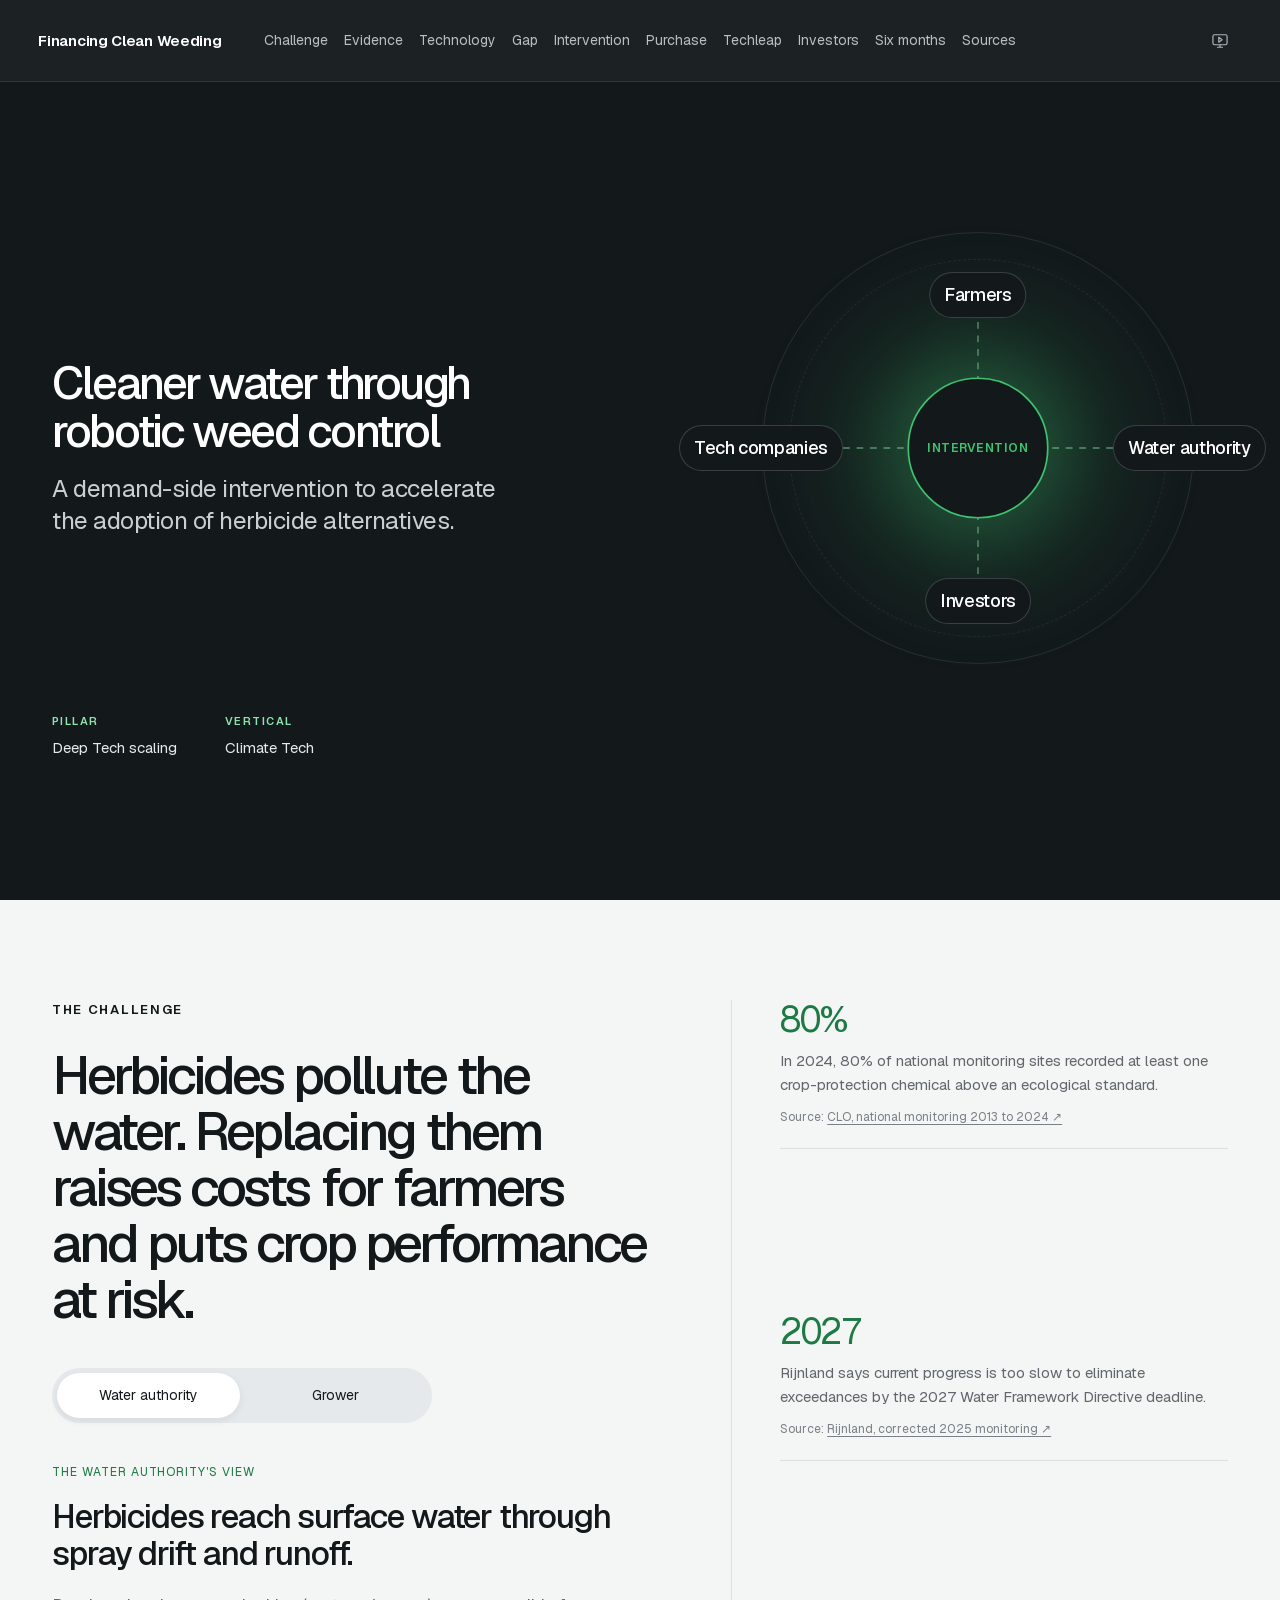
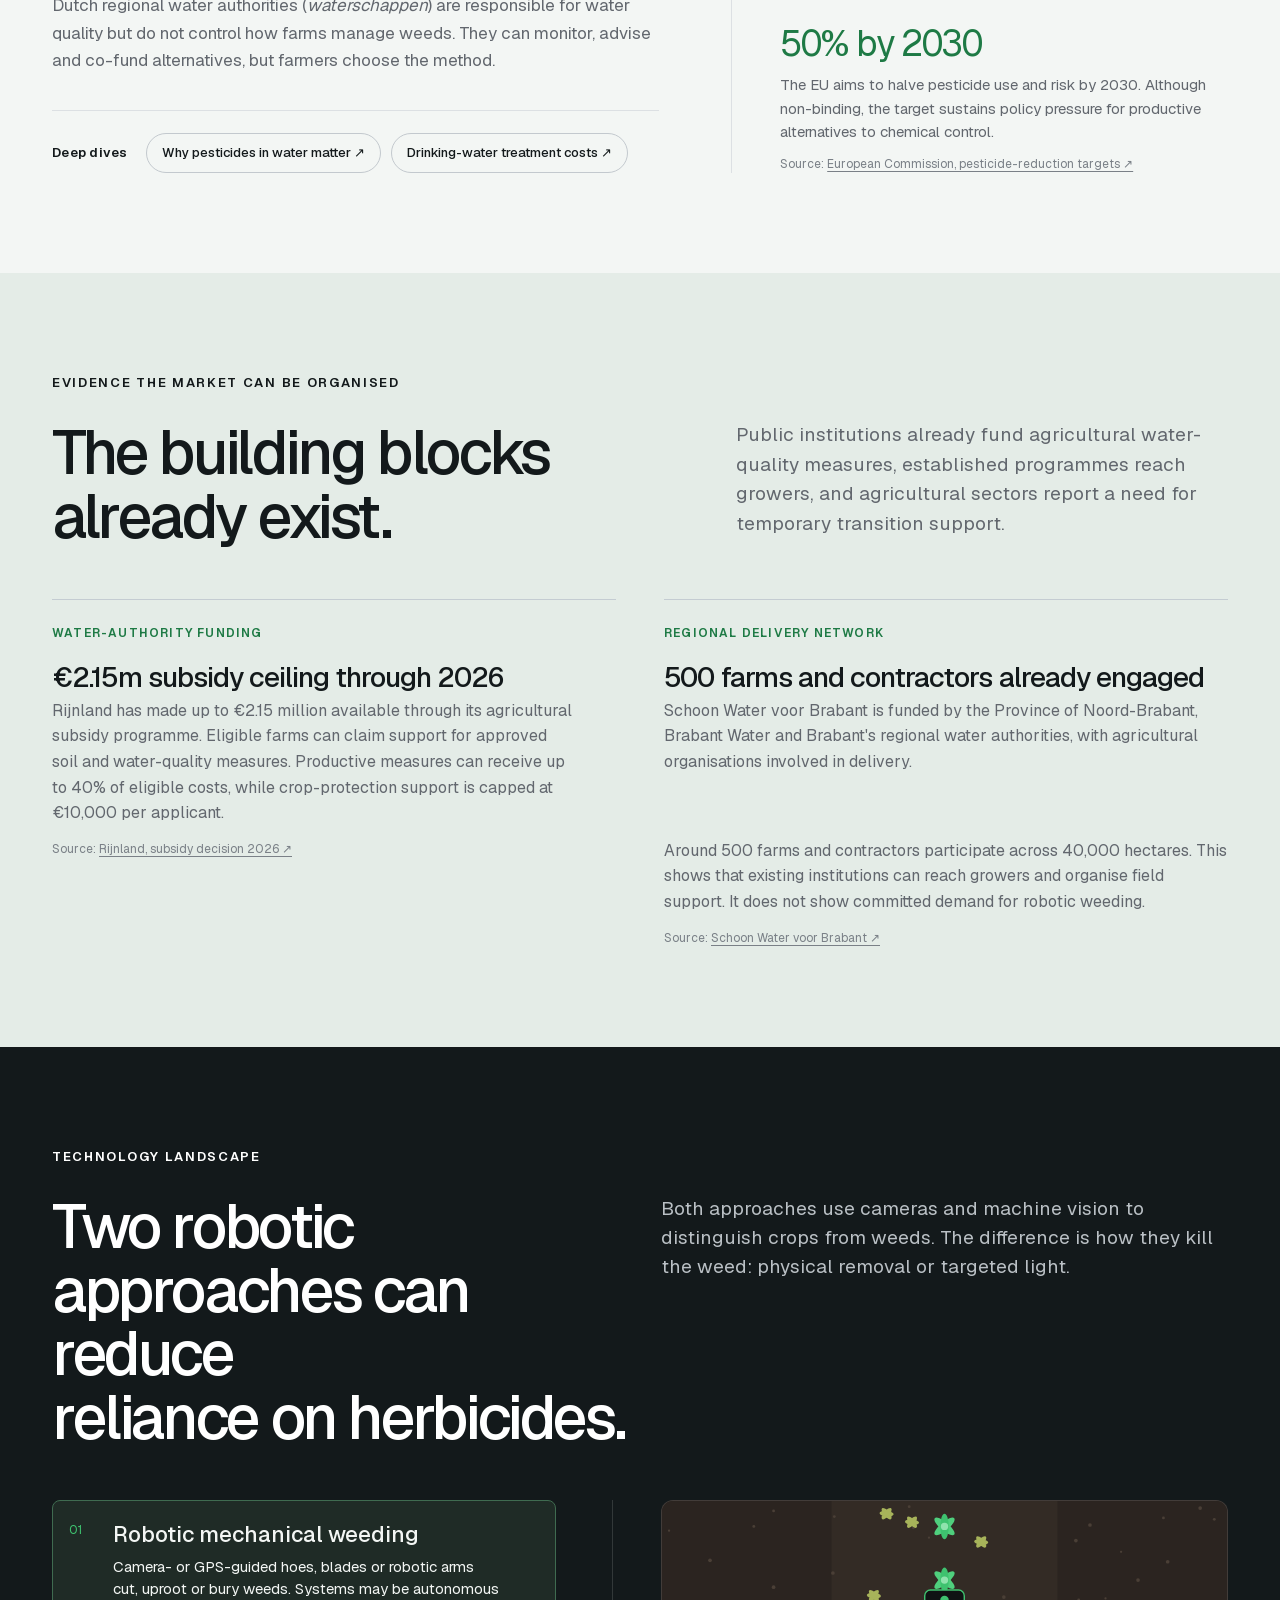
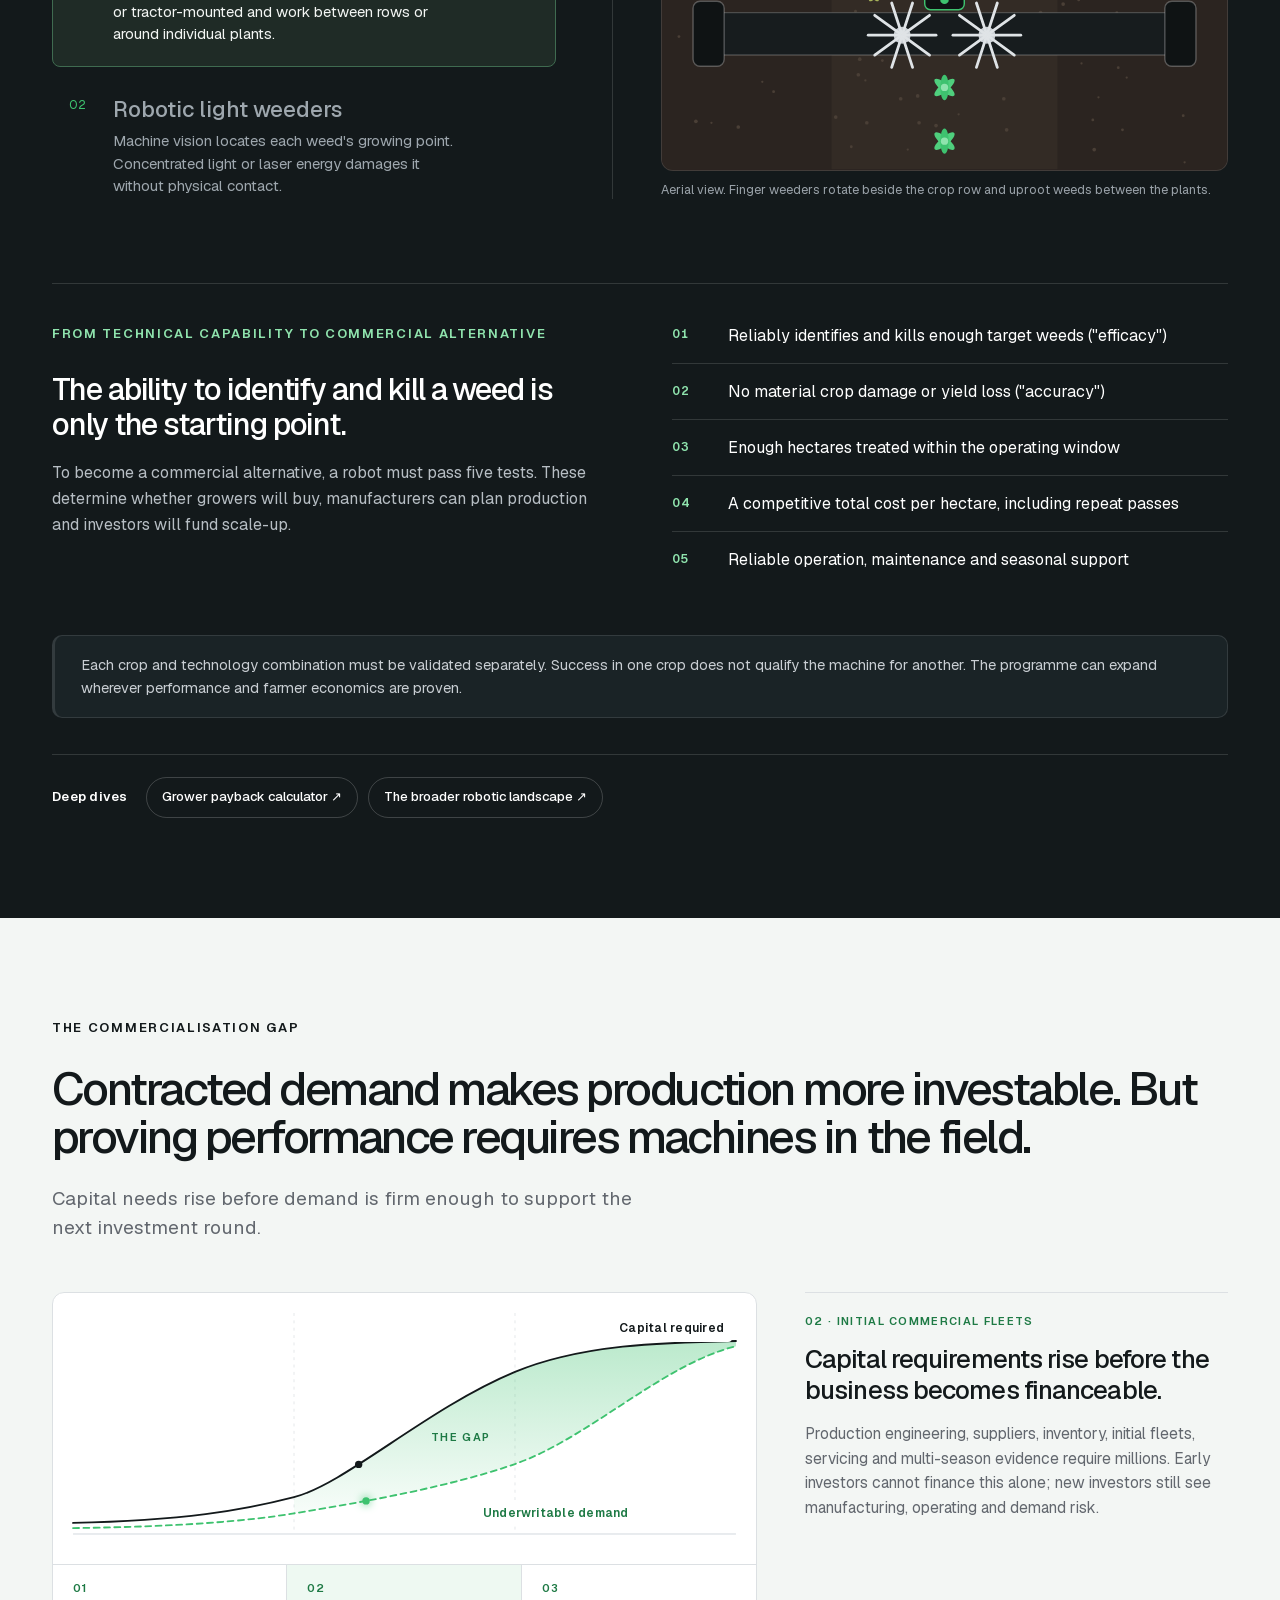
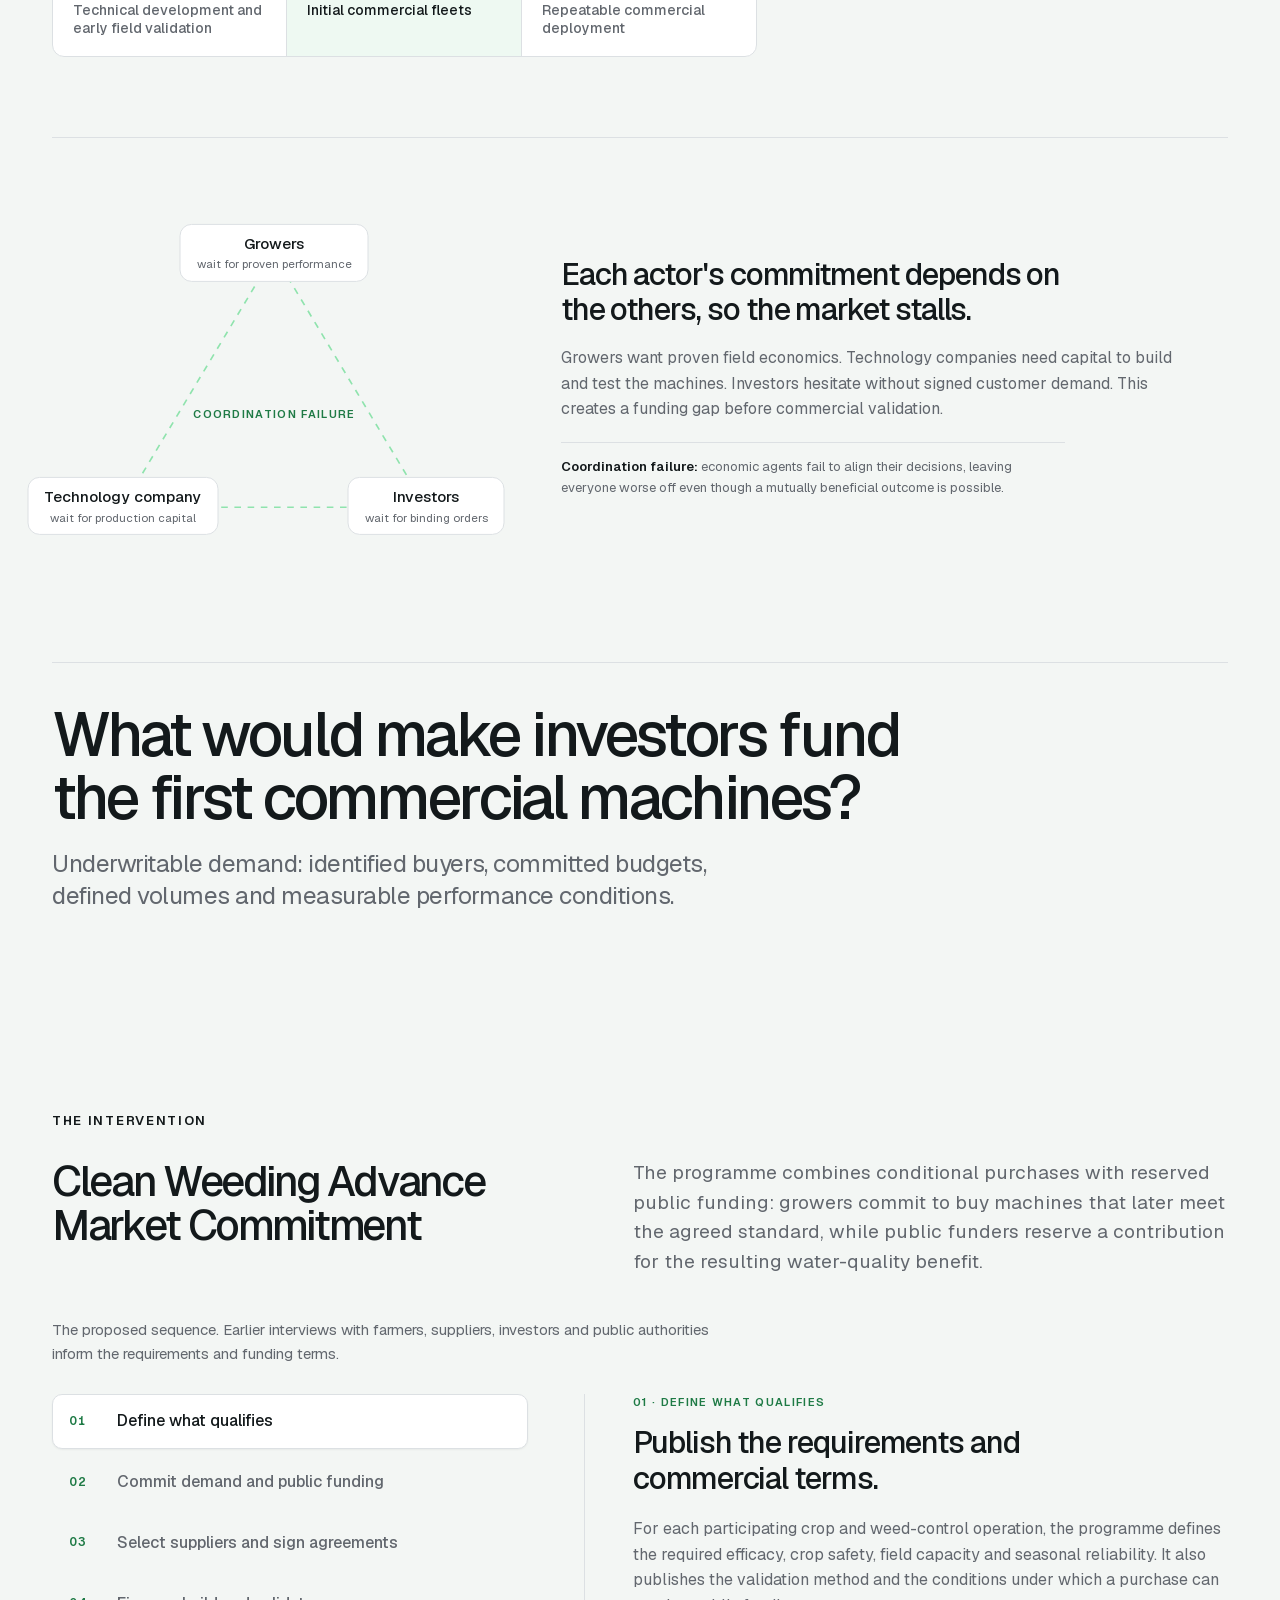
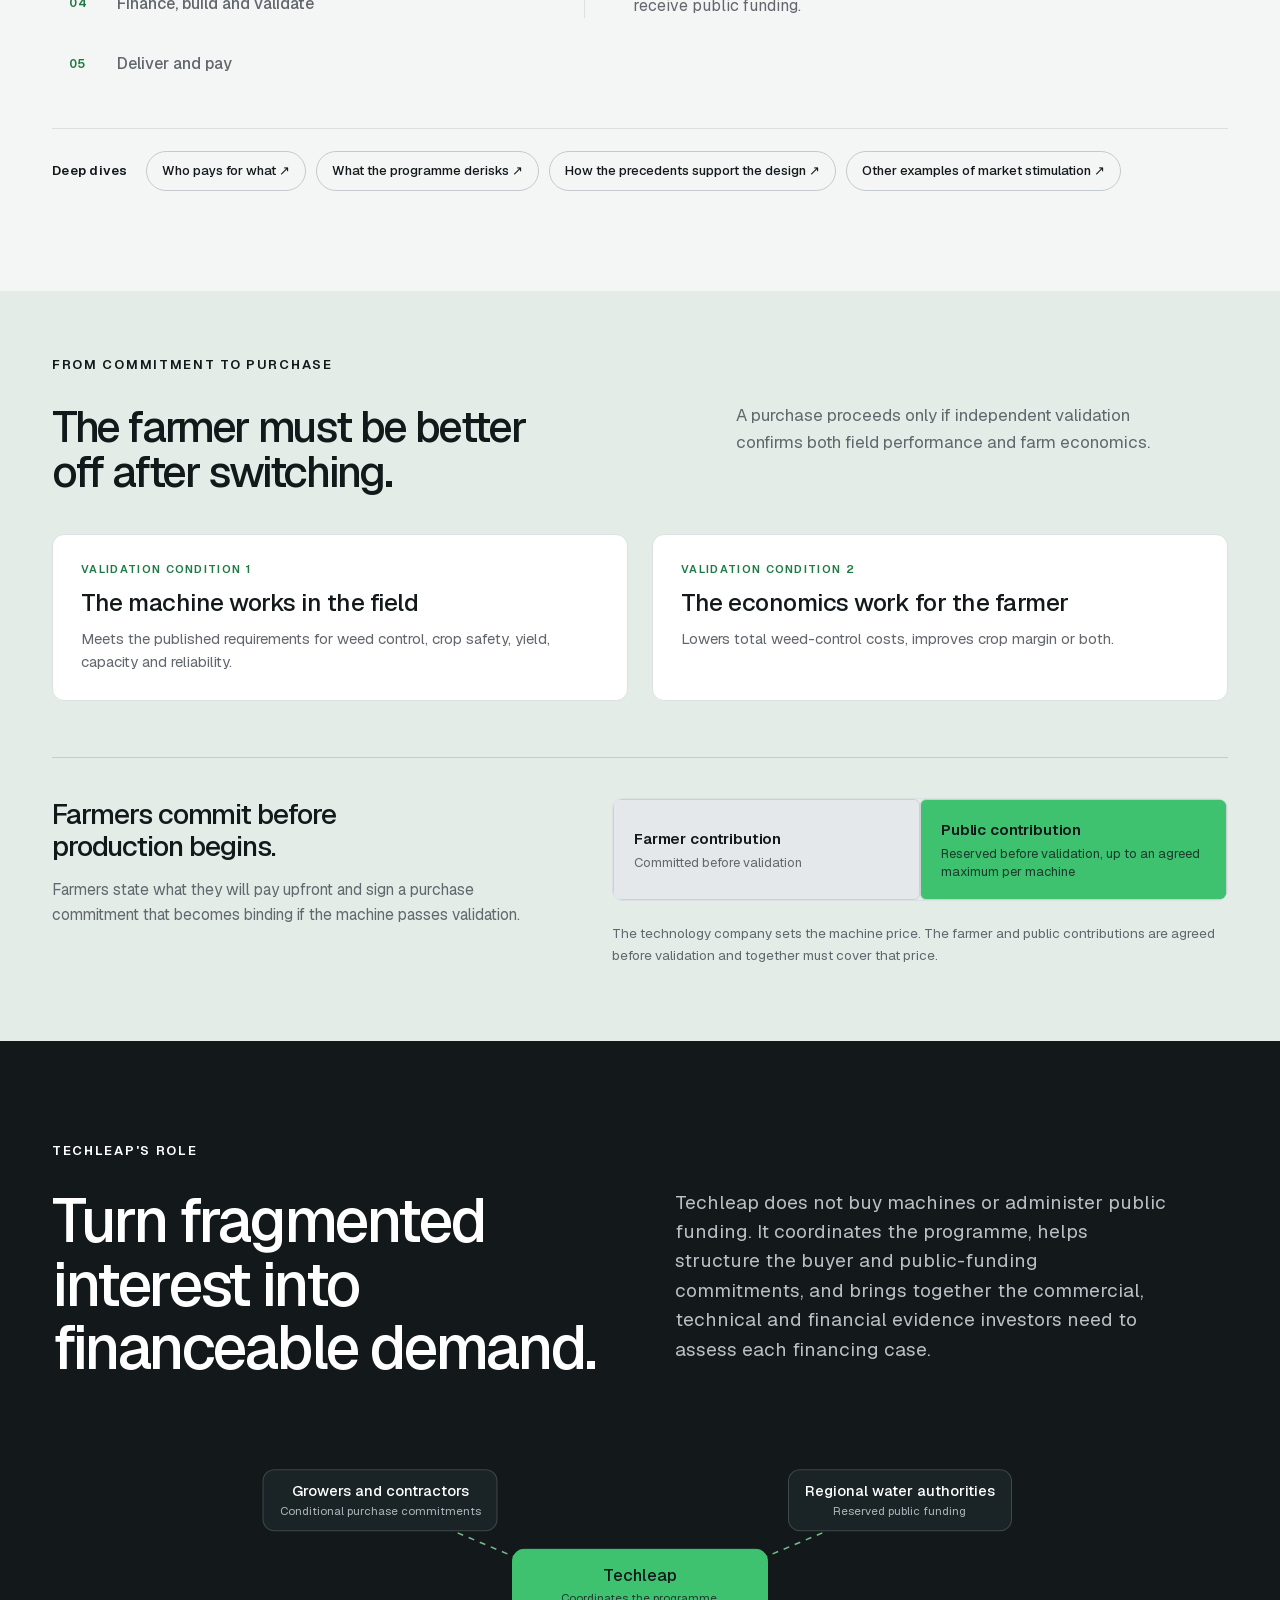
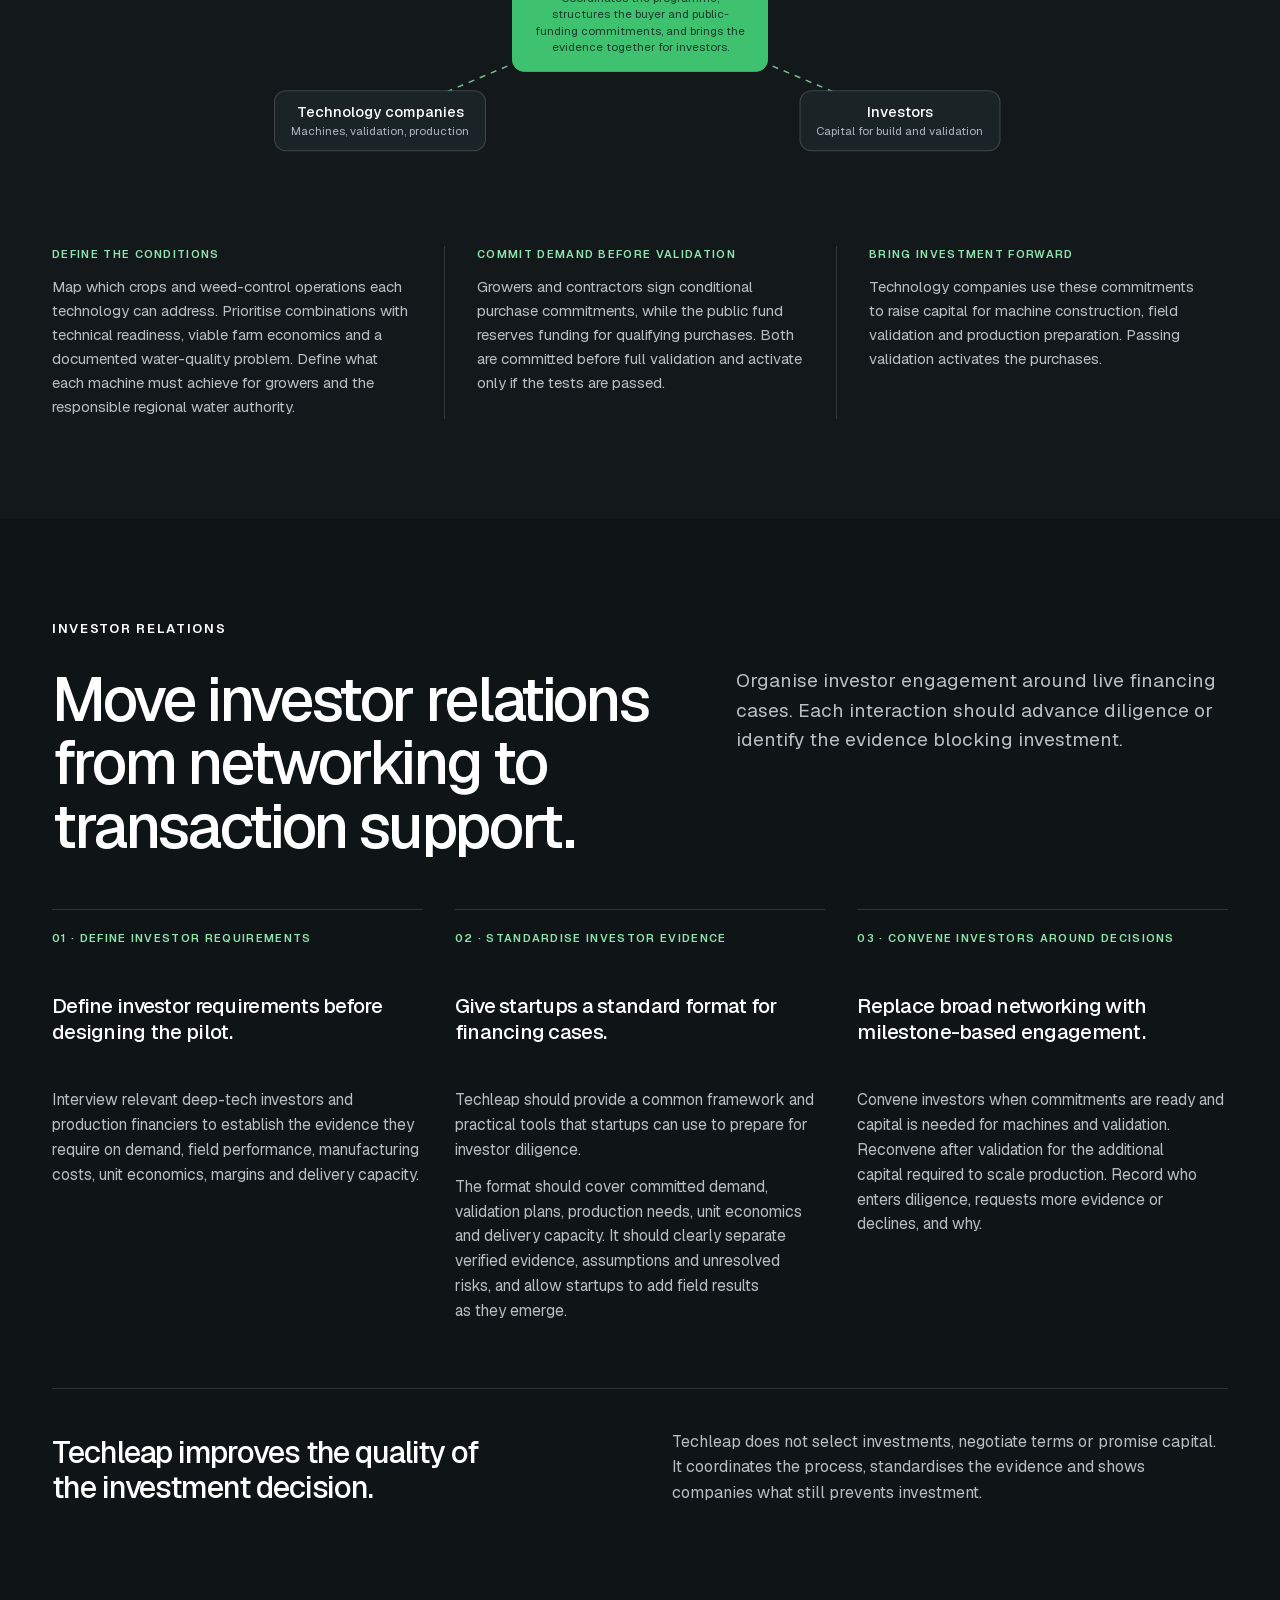
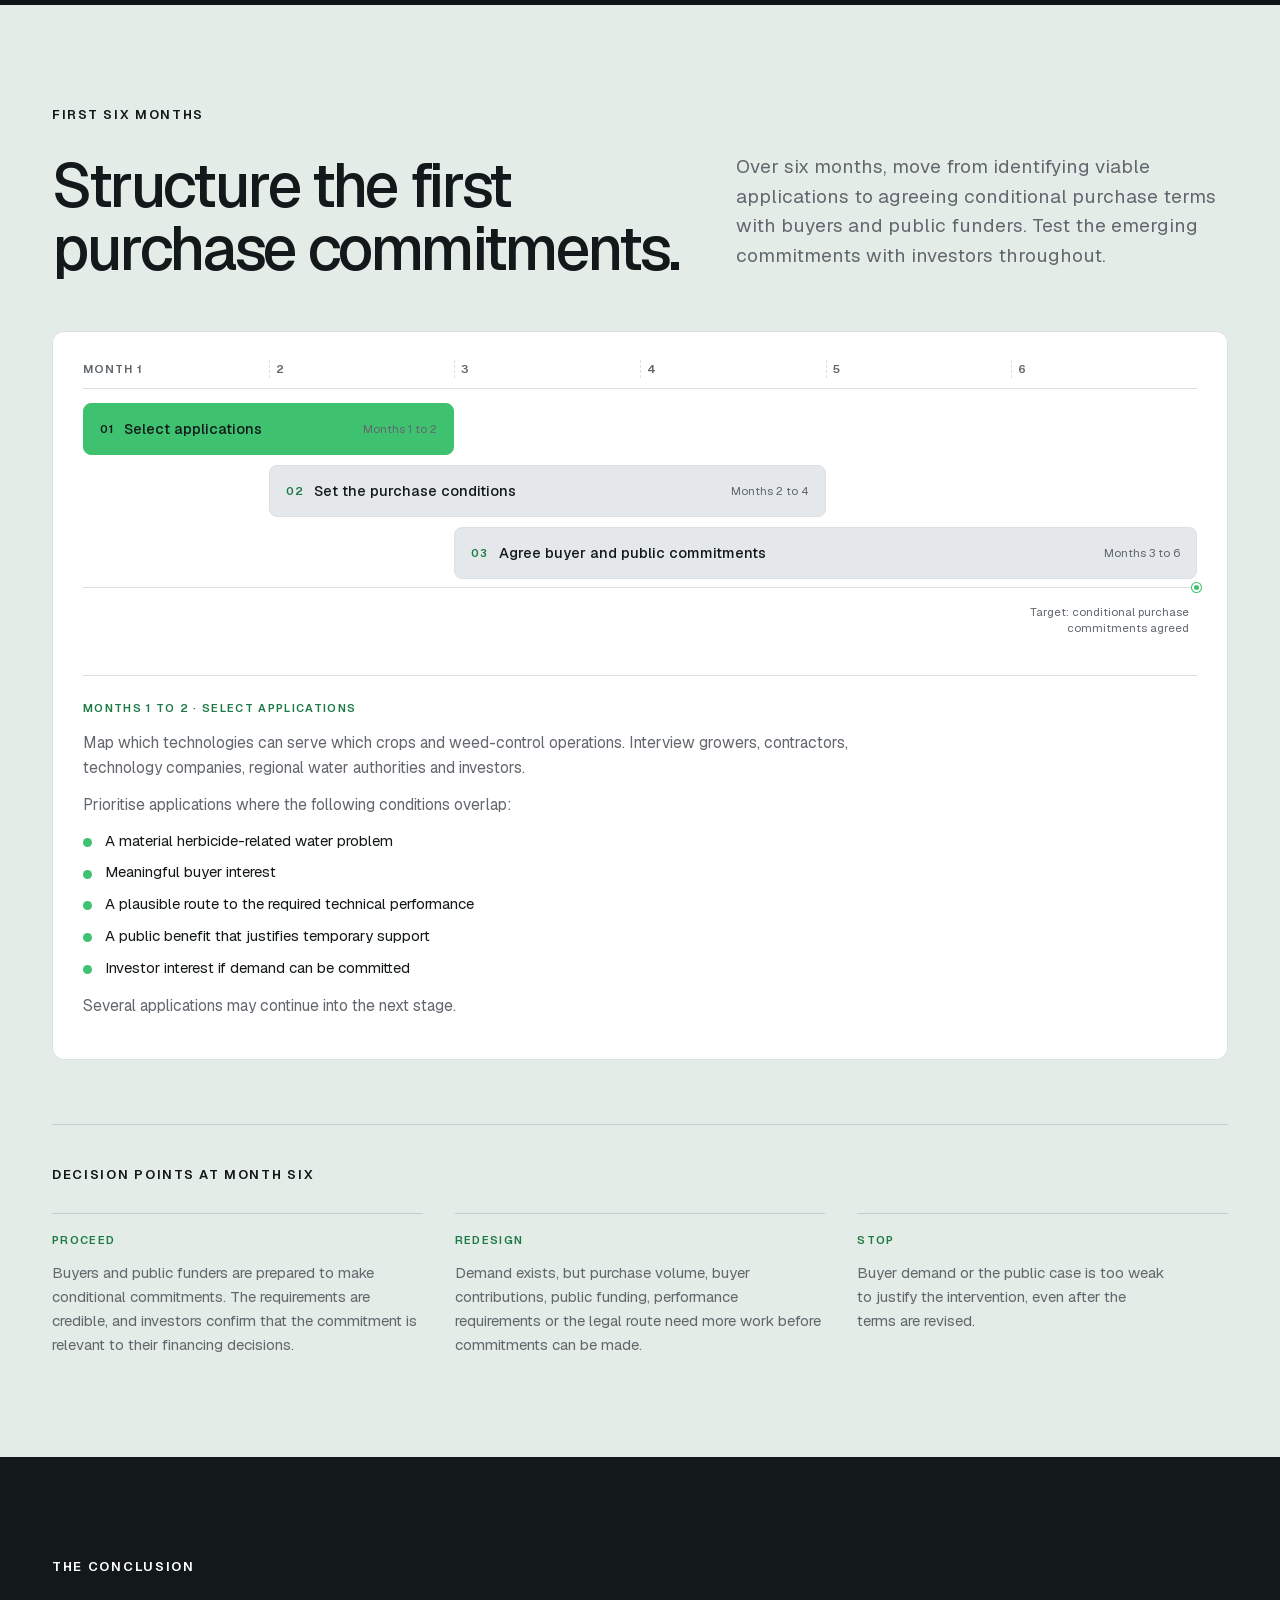
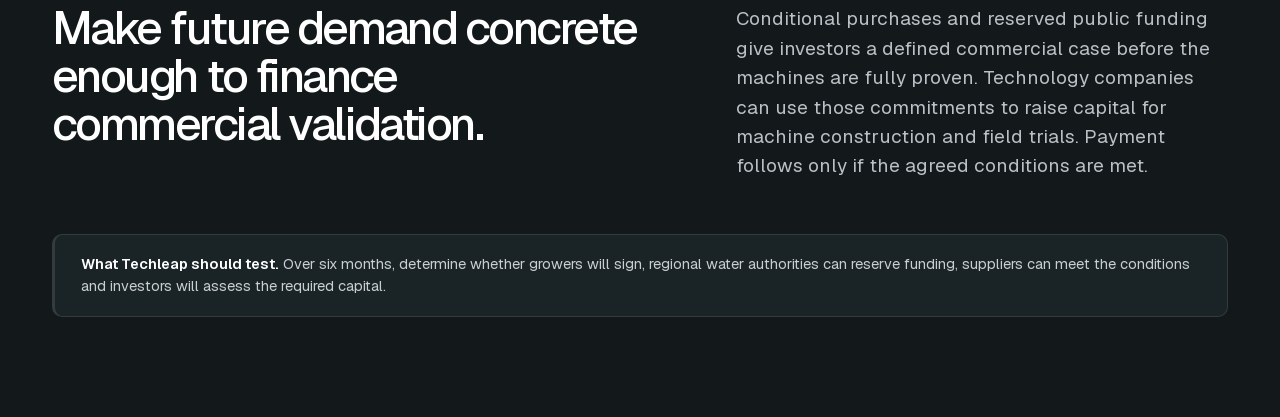
<file: index.html>
<!doctype html>
<html lang="en">
<head>
<meta charset="utf-8">
<meta name="viewport" content="width=device-width,initial-scale=1">
<title>Financing Clean Weeding · Techleap case</title>
<meta name="description" content="Interactive case: creating conditional, credible demand for cleaner weed control so Dutch agricultural robotics can finance the step from field trials to sales.">
<meta name="theme-color" content="#13191b">
<meta name="robots" content="noindex">
<link rel="stylesheet" href="styles.css?v=202610060526">
<link rel="stylesheet" href="case.css?v=202610060526">
<script defer src="app.js?v=202610060526"></script>
</head>
<body>
<a class="skip" href="#thesis">Skip to content</a>
<div class="progress" aria-hidden="true"></div>

<header>
  <a class="brand" href="#thesis"><b>Financing Clean Weeding</b></a>
  <nav id="main-nav" aria-label="Main navigation">
    <a href="#conflict">Challenge</a>
    <a href="#signals">Evidence</a>
    <a href="#routes">Technology</a>
    <a href="#gap">Gap</a>
    <a href="#mechanism">Intervention</a>
    <a href="#costmech">Purchase</a>
    <a href="#ask">Techleap</a>
    <a href="#investors">Investors</a>
    <a href="#plan">Six months</a>
    <a href="sources.html">Sources</a>
    <div class="mobile-nav-actions"></div>
  </nav>
  <div class="header-tools">
    <button class="quiet menu-toggle" id="menu-toggle" aria-expanded="false" aria-controls="main-nav">Menu <span aria-hidden="true">☰</span></button>
    <span class="temperature" aria-label="Reading progress">0%</span>
    <button class="quiet icon-action" id="present" aria-pressed="false" aria-label="Present" title="Present"><svg viewBox="0 0 24 24" aria-hidden="true" focusable="false"><rect x="3.5" y="4.5" width="17" height="12" rx="2"/><path d="M12 16.5v3m-3 0h6m-4.5-12 4 3-4 3z"/></svg></button>
  </div>
</header>

<main>

<!-- 01 · Thesis -->
<section class="hero dark" id="thesis" data-title="The thesis">
  <div class="wrap">
    <div class="hero-grid">
      <div>
        <h1 class="reveal">Cleaner water through <br>robotic weed control</h1>
        <p class="subtitle reveal">A demand-side intervention to accelerate <br>the adoption of herbicide alternatives.</p>
      </div>
      <div class="hero-art reveal">
        <div class="heat-halo"></div>
        <div class="orbit"></div>
        <div class="tri" aria-label="Farmers, water authority, investors and tech companies around one intervention">
          <svg viewBox="0 0 400 400" aria-hidden="true" focusable="false">
            <path id="tri-a" class="tri-line" d="M200 64 L200 200"/>
            <path id="tri-b" class="tri-line" d="M320 200 L200 200"/>
            <path id="tri-c" class="tri-line" d="M80 200 L200 200"/>
            <path id="tri-d" class="tri-line" d="M200 336 L200 200"/>
            <circle class="tri-dot" r="3.5"><animateMotion dur="3.2s" repeatCount="indefinite"><mpath href="#tri-a"/></animateMotion></circle>
            <circle class="tri-dot" r="3.5"><animateMotion dur="3.2s" repeatCount="indefinite"><mpath href="#tri-b"/></animateMotion></circle>
            <circle class="tri-dot" r="3.5"><animateMotion dur="3.2s" repeatCount="indefinite"><mpath href="#tri-c"/></animateMotion></circle>
            <circle class="tri-dot" r="3.5"><animateMotion dur="3.2s" repeatCount="indefinite"><mpath href="#tri-d"/></animateMotion></circle>
            <circle class="tri-ring" cx="200" cy="200" r="62"/>
          </svg>
          <span class="tri-node n1" style="--x:50%;--y:16%">Farmers</span>
          <span class="tri-node n2" style="--x:80%;--y:50%">Water authority</span>
          <span class="tri-node n3" style="--x:20%;--y:50%">Tech companies</span>
          <span class="tri-node n4" style="--x:50%;--y:84%">Investors</span>
          <button class="tri-core" data-dd="intervention" type="button">Intervention</button>
        </div>
      </div>
      <dl class="hero-meta reveal">
        <div><dt>Pillar</dt><dd>Deep Tech scaling</dd></div>
        <div><dt>Vertical</dt><dd>Climate Tech</dd></div>
      </dl>
    </div>
  </div>
</section>

<!-- 02 · The conflict -->
<section id="conflict" data-title="The challenge">
  <div class="wrap">
    <div class="challenge">
      <div class="challenge-left">
        <p class="eyebrow reveal">The challenge</p>
        <h2 class="reveal">Herbicides pollute the water. Replacing them raises costs for farmers and puts crop performance at risk.</h2>
        <div class="segmented reveal" data-switch="persp" role="group" aria-label="Choose a perspective">
          <button data-val="water" aria-pressed="true">Water authority</button>
          <button data-val="grower" aria-pressed="false">Grower</button>
        </div>
        <div class="persp-text reveal">
          <div data-panel="persp" data-val="water">
            <span class="pill">The water authority's view</span>
            <h3>Herbicides reach surface water through spray drift and runoff.</h3>
            <p>Dutch regional water authorities (<em>waterschappen</em>) are responsible for water quality but do not control how farms manage weeds. They can monitor, advise and co-fund alternatives, but farmers choose the method.</p>
            <div class="deep">
              <span class="deep-label">Deep dives</span>
              <button data-dd="water-data">Why pesticides in water matter ↗</button>
              <button data-dd="bill">Drinking-water treatment costs ↗</button>
            </div>
          </div>
          <div data-panel="persp" data-val="grower" hidden>
            <span class="pill">The grower's view</span>
            <h3>Weed control must work on time and protect crop economics.</h3>
            <p>Functional technology alone is not enough. It must clear weeds on time, avoid crop damage and make economic sense. Until that is proven at commercial scale, herbicides remain the lower-risk choice. Failure can reduce current yield and increase future weed pressure.</p>
            <div class="deep">
              <span class="deep-label">Deep dive</span>
              <button data-big="bigsheet">The Vredepeel field trial ↗</button>
            </div>
          </div>
        </div>
      </div>
      <div class="challenge-right reveal">
        <ol class="facts" data-panel="persp" data-val="water">
          <li><b>80%</b><p>In 2024, 80% of national monitoring sites recorded at least one crop-protection chemical above an ecological standard.</p><small class="source">Source:&nbsp;<a href="https://www.clo.nl/indicatoren/nl054712-gewasbeschermingsmiddelen-in-oppervlaktewater-2013-2024" target="_blank" rel="noopener">CLO, national monitoring 2013 to 2024 ↗</a></small></li>
          <li><b>2027</b><p>Rijnland says current progress is too slow to eliminate exceedances by the 2027 Water Framework Directive deadline.</p><small class="source">Source:&nbsp;<a href="https://www.rijnland.net/actueel/nieuwsoverzicht/correctie-op-nieuwsbericht-24-maart-2026/" target="_blank" rel="noopener">Rijnland, corrected 2025 monitoring ↗</a></small></li>
          <li><b>50% by 2030</b><p>The EU aims to halve pesticide use and risk by 2030. Although non-binding, the target sustains policy pressure for productive alternatives to chemical control.</p><small class="source">Source:&nbsp;<a href="https://food.ec.europa.eu/plants/pesticides/sustainable-use-pesticides/pesticide-reduction-targets-progress_en" target="_blank" rel="noopener">European Commission, pesticide-reduction targets ↗</a></small></li>
        </ol>
        <ol class="facts" data-panel="persp" data-val="grower" hidden>
          <li><b>8 critical weeks</b><p>In inulin chicory, weed control during the first eight weeks determines commercial viability. Poor control can reduce yield and quality enough to make the crop uneconomic.</p><small class="source">Source:&nbsp;<a href="https://open.overheid.nl/documenten/a5f9310a-06b8-40a9-a6c6-94095bde1c88/file" target="_blank" rel="noopener">Dutch government's 2025 crop-protection bottleneck annex, pp. 1 to 2 ↗</a></small></li>
          <li><b>No viable alternative</b><p>For brassicas, herbs and witlof, hand-weeding is too expensive and labour is scarce. Mechanical treatment may not begin until 10 to 14 days after planting, leaving an early-control gap.</p><small class="source">Source:&nbsp;<a href="https://open.overheid.nl/documenten/a5f9310a-06b8-40a9-a6c6-94095bde1c88/file" target="_blank" rel="noopener">Dutch government's 2025 crop-protection bottleneck annex, pp. 1 to 2 ↗</a></small></li>
          <li><b>Only hours to act</b><p>Soil moisture, weather and crop stage can reduce the workable window for mechanical weeding to only a few hours.</p><small class="source">Source:&nbsp;<a href="https://www.landbouwportaalrijnland.nl/nieuws/tip-van-een-coach-mechanische-onkruidbestrijding/" target="_blank" rel="noopener">Landbouwportaal Rijnland, mechanical weeding coach ↗</a></small></li>
        </ol>
      </div>
    </div>
  </div>
</section>

<!-- 05 · Signals -->
<section id="signals" class="market-section" data-title="Evidence the market can be organised">
  <div class="wrap">
    <div class="section-head">
      <div>
        <p class="eyebrow reveal">Evidence the market can be organised</p>
        <h2 class="reveal">The building blocks already exist.</h2>
      </div>
      <p class="intro reveal">Public institutions already fund agricultural water-quality measures, established programmes reach growers, and agricultural sectors report a need for temporary transition support.</p>
    </div>
    <div class="channels reveal">
      <article>
        <span class="phase">Water-authority funding</span>
        <h3>€2.15m subsidy ceiling through&nbsp;2026</h3>
        <p>Rijnland has made up to €2.15 million available through its agricultural subsidy programme. Eligible farms can claim support for approved soil and water-quality measures. Productive measures can receive up to 40% of eligible costs, while crop-protection support is capped at €10,000 per applicant.</p>
        <small class="source">Source:&nbsp;<a href="https://lokaleregelgeving.overheid.nl/CVDR707423" target="_blank" rel="noopener">Rijnland, subsidy decision 2026 ↗</a></small>
      </article>
      <article>
        <span class="phase">Regional delivery network</span>
        <h3>500 farms and contractors already&nbsp;engaged</h3>
        <p>Schoon Water voor Brabant is funded by the Province of Noord-Brabant, Brabant Water and Brabant's regional water authorities, with agricultural organisations involved in delivery.</p>
        <p>Around 500 farms and contractors participate across 40,000 hectares. This shows that existing institutions can reach growers and organise field support. It does not show committed demand for robotic weeding.</p>
        <small class="source">Source:&nbsp;<a href="https://schoon-water.nl/het-programma/" target="_blank" rel="noopener">Schoon Water voor Brabant ↗</a></small>
      </article>
    </div>
  </div>
</section>

<!-- 06 · Technology landscape -->
<section id="routes" class="dark" data-title="Technology landscape">
  <div class="wrap">
    <div class="section-head">
      <div>
        <p class="eyebrow reveal">Technology landscape</p>
        <h2 class="reveal">Two robotic approaches can reduce reliance on&nbsp;herbicides.</h2>
      </div>
      <p class="intro reveal">Both approaches use cameras and machine vision to distinguish crops from weeds. The difference is how they kill the weed: physical removal or targeted light.</p>
    </div>
    <div class="routes-grid reveal">
      <div class="technology-steps" data-switch="route" role="group" aria-label="Choose a method">
        <button data-val="mech" aria-pressed="true"><span>01</span><b>Robotic mechanical weeding</b><p>Camera- or GPS-guided hoes, blades or robotic arms cut, uproot or bury weeds. Systems may be autonomous or tractor-mounted and work between rows or around individual plants.</p></button>
        <button data-val="laser" aria-pressed="false"><span>02</span><b>Robotic light weeders</b><p>Machine vision locates each weed's growing point. Concentrated light or laser energy damages it without physical contact.</p></button>
      </div>
      <div class="route-detail">
        <div data-panel="route" data-val="mech"><svg class="field-svg" viewBox="0 0 400 190" aria-hidden="true" focusable="false" style="--p:5.0s">
  <defs><clipPath id="fw-above"><rect x="0" y="0" width="400" height="95"/></clipPath><clipPath id="fw-frame"><rect width="400" height="190"/></clipPath></defs>
  <g clip-path="url(#fw-frame)">
  <g class="scroll soil"><rect width="400" height="190" fill="#2b2420"/><rect x="120" width="160" height="190" fill="#332b25"/><circle cx="123" cy="153" r="1.3" fill="#4a3f36"/><circle cx="68" cy="96" r="1.3" fill="#4a3f36"/><circle cx="244" cy="162" r="1.3" fill="#4a3f36"/><circle cx="35" cy="157" r="0.8" fill="#4a3f36"/><circle cx="242" cy="68" r="1.3" fill="#4a3f36"/><circle cx="121" cy="51" r="1.3" fill="#4a3f36"/><circle cx="242" cy="140" r="1.3" fill="#4a3f36"/><circle cx="245" cy="103" r="1.3" fill="#4a3f36"/><circle cx="79" cy="61" r="1.3" fill="#4a3f36"/><circle cx="79" cy="135" r="1" fill="#4a3f36"/><circle cx="381" cy="5" r="1.3" fill="#4a3f36"/><circle cx="34" cy="42" r="1.3" fill="#4a3f36"/><circle cx="23" cy="79" r="0.8" fill="#4a3f36"/><circle cx="139" cy="123" r="1.3" fill="#4a3f36"/><circle cx="370" cy="101" r="1.3" fill="#4a3f36"/><circle cx="220" cy="103" r="1.3" fill="#4a3f36"/><circle cx="297" cy="115" r="0.8" fill="#4a3f36"/><circle cx="189" cy="26" r="0.8" fill="#4a3f36"/><circle cx="71" cy="128" r="0.8" fill="#4a3f36"/><circle cx="134" cy="174" r="1" fill="#4a3f36"/><circle cx="322" cy="79" r="1" fill="#4a3f36"/><circle cx="261" cy="100" r="1.3" fill="#4a3f36"/><circle cx="181" cy="138" r="1.3" fill="#4a3f36"/><circle cx="210" cy="151" r="0.8" fill="#4a3f36"/><circle cx="174" cy="176" r="0.8" fill="#4a3f36"/><circle cx="145" cy="157" r="1.3" fill="#4a3f36"/><circle cx="358" cy="43" r="1.3" fill="#4a3f36"/><circle cx="169" cy="140" r="1.3" fill="#4a3f36"/><circle cx="293" cy="28" r="1.3" fill="#4a3f36"/><circle cx="337" cy="56" r="1.3" fill="#4a3f36"/><circle cx="295" cy="70" r="1" fill="#4a3f36"/><circle cx="65" cy="18" r="1" fill="#4a3f36"/><circle cx="329" cy="125" r="0.8" fill="#4a3f36"/><circle cx="178" cy="19" r="1" fill="#4a3f36"/><circle cx="79" cy="7" r="1" fill="#4a3f36"/><circle cx="220" cy="108" r="0.8" fill="#4a3f36"/><circle cx="24" cy="156" r="1.3" fill="#4a3f36"/><circle cx="391" cy="13" r="1" fill="#4a3f36"/><circle cx="369" cy="152" r="1" fill="#4a3f36"/><circle cx="284" cy="73" r="1.3" fill="#4a3f36"/><circle cx="122" cy="11" r="1" fill="#4a3f36"/><circle cx="5" cy="21" r="0.8" fill="#4a3f36"/><circle cx="309" cy="139" r="0.8" fill="#4a3f36"/><circle cx="103" cy="106" r="1" fill="#4a3f36"/><circle cx="314" cy="69" r="0.8" fill="#4a3f36"/><circle cx="355" cy="12" r="1" fill="#4a3f36"/><circle cx="162" cy="94" r="0.8" fill="#4a3f36"/><circle cx="195" cy="98" r="1" fill="#4a3f36"/><circle cx="268" cy="100" r="1.3" fill="#4a3f36"/><circle cx="306" cy="176" r="1.3" fill="#4a3f36"/><circle cx="54" cy="160" r="1.3" fill="#4a3f36"/><circle cx="140" cy="112" r="1.3" fill="#4a3f36"/><circle cx="370" cy="185" r="0.8" fill="#4a3f36"/><circle cx="156" cy="113" r="1" fill="#4a3f36"/><circle cx="268" cy="79" r="1.3" fill="#4a3f36"/><circle cx="175" cy="4" r="1" fill="#4a3f36"/><circle cx="298" cy="82" r="0.8" fill="#4a3f36"/><circle cx="194" cy="159" r="1.3" fill="#4a3f36"/><circle cx="325" cy="36" r="0.8" fill="#4a3f36"/><circle cx="326" cy="162" r="1" fill="#4a3f36"/><circle cx="240" cy="92" r="1.3" fill="#4a3f36"/><circle cx="182" cy="157" r="1.3" fill="#4a3f36"/><circle cx="144" cy="127" r="0.8" fill="#4a3f36"/><circle cx="303" cy="17" r="1.3" fill="#4a3f36"/><circle cx="12" cy="96" r="1" fill="#4a3f36"/><circle cx="323" cy="118" r="1" fill="#4a3f36"/><circle cx="305" cy="155" r="1" fill="#4a3f36"/><circle cx="92" cy="95" r="0.8" fill="#4a3f36"/><circle cx="162" cy="96" r="1.3" fill="#4a3f36"/><circle cx="137" cy="78" r="1" fill="#4a3f36"/><g transform="translate(0 -190)"><rect width="400" height="190" fill="#2b2420"/><rect x="120" width="160" height="190" fill="#332b25"/><circle cx="123" cy="153" r="1.3" fill="#4a3f36"/><circle cx="68" cy="96" r="1.3" fill="#4a3f36"/><circle cx="244" cy="162" r="1.3" fill="#4a3f36"/><circle cx="35" cy="157" r="0.8" fill="#4a3f36"/><circle cx="242" cy="68" r="1.3" fill="#4a3f36"/><circle cx="121" cy="51" r="1.3" fill="#4a3f36"/><circle cx="242" cy="140" r="1.3" fill="#4a3f36"/><circle cx="245" cy="103" r="1.3" fill="#4a3f36"/><circle cx="79" cy="61" r="1.3" fill="#4a3f36"/><circle cx="79" cy="135" r="1" fill="#4a3f36"/><circle cx="381" cy="5" r="1.3" fill="#4a3f36"/><circle cx="34" cy="42" r="1.3" fill="#4a3f36"/><circle cx="23" cy="79" r="0.8" fill="#4a3f36"/><circle cx="139" cy="123" r="1.3" fill="#4a3f36"/><circle cx="370" cy="101" r="1.3" fill="#4a3f36"/><circle cx="220" cy="103" r="1.3" fill="#4a3f36"/><circle cx="297" cy="115" r="0.8" fill="#4a3f36"/><circle cx="189" cy="26" r="0.8" fill="#4a3f36"/><circle cx="71" cy="128" r="0.8" fill="#4a3f36"/><circle cx="134" cy="174" r="1" fill="#4a3f36"/><circle cx="322" cy="79" r="1" fill="#4a3f36"/><circle cx="261" cy="100" r="1.3" fill="#4a3f36"/><circle cx="181" cy="138" r="1.3" fill="#4a3f36"/><circle cx="210" cy="151" r="0.8" fill="#4a3f36"/><circle cx="174" cy="176" r="0.8" fill="#4a3f36"/><circle cx="145" cy="157" r="1.3" fill="#4a3f36"/><circle cx="358" cy="43" r="1.3" fill="#4a3f36"/><circle cx="169" cy="140" r="1.3" fill="#4a3f36"/><circle cx="293" cy="28" r="1.3" fill="#4a3f36"/><circle cx="337" cy="56" r="1.3" fill="#4a3f36"/><circle cx="295" cy="70" r="1" fill="#4a3f36"/><circle cx="65" cy="18" r="1" fill="#4a3f36"/><circle cx="329" cy="125" r="0.8" fill="#4a3f36"/><circle cx="178" cy="19" r="1" fill="#4a3f36"/><circle cx="79" cy="7" r="1" fill="#4a3f36"/><circle cx="220" cy="108" r="0.8" fill="#4a3f36"/><circle cx="24" cy="156" r="1.3" fill="#4a3f36"/><circle cx="391" cy="13" r="1" fill="#4a3f36"/><circle cx="369" cy="152" r="1" fill="#4a3f36"/><circle cx="284" cy="73" r="1.3" fill="#4a3f36"/><circle cx="122" cy="11" r="1" fill="#4a3f36"/><circle cx="5" cy="21" r="0.8" fill="#4a3f36"/><circle cx="309" cy="139" r="0.8" fill="#4a3f36"/><circle cx="103" cy="106" r="1" fill="#4a3f36"/><circle cx="314" cy="69" r="0.8" fill="#4a3f36"/><circle cx="355" cy="12" r="1" fill="#4a3f36"/><circle cx="162" cy="94" r="0.8" fill="#4a3f36"/><circle cx="195" cy="98" r="1" fill="#4a3f36"/><circle cx="268" cy="100" r="1.3" fill="#4a3f36"/><circle cx="306" cy="176" r="1.3" fill="#4a3f36"/><circle cx="54" cy="160" r="1.3" fill="#4a3f36"/><circle cx="140" cy="112" r="1.3" fill="#4a3f36"/><circle cx="370" cy="185" r="0.8" fill="#4a3f36"/><circle cx="156" cy="113" r="1" fill="#4a3f36"/><circle cx="268" cy="79" r="1.3" fill="#4a3f36"/><circle cx="175" cy="4" r="1" fill="#4a3f36"/><circle cx="298" cy="82" r="0.8" fill="#4a3f36"/><circle cx="194" cy="159" r="1.3" fill="#4a3f36"/><circle cx="325" cy="36" r="0.8" fill="#4a3f36"/><circle cx="326" cy="162" r="1" fill="#4a3f36"/><circle cx="240" cy="92" r="1.3" fill="#4a3f36"/><circle cx="182" cy="157" r="1.3" fill="#4a3f36"/><circle cx="144" cy="127" r="0.8" fill="#4a3f36"/><circle cx="303" cy="17" r="1.3" fill="#4a3f36"/><circle cx="12" cy="96" r="1" fill="#4a3f36"/><circle cx="323" cy="118" r="1" fill="#4a3f36"/><circle cx="305" cy="155" r="1" fill="#4a3f36"/><circle cx="92" cy="95" r="0.8" fill="#4a3f36"/><circle cx="162" cy="96" r="1.3" fill="#4a3f36"/><circle cx="137" cy="78" r="1" fill="#4a3f36"/></g></g>
  <g clip-path="url(#fw-above)"><g class="scroll"><g class="weeds"><g class="weed" transform="translate(249 149)"><ellipse rx="2" ry="5" transform="rotate(-40)"/><ellipse rx="2" ry="5" transform="rotate(40)"/><ellipse rx="2" ry="5" transform="rotate(95)"/></g><g class="weed" transform="translate(236 136)"><ellipse rx="2" ry="5" transform="rotate(-40)"/><ellipse rx="2" ry="5" transform="rotate(40)"/><ellipse rx="2" ry="5" transform="rotate(95)"/></g><g class="weed" transform="translate(173 137)"><ellipse rx="2" ry="5" transform="rotate(-40)"/><ellipse rx="2" ry="5" transform="rotate(40)"/><ellipse rx="2" ry="5" transform="rotate(95)"/></g><g class="weed" transform="translate(242 163)"><ellipse rx="2" ry="5" transform="rotate(-40)"/><ellipse rx="2" ry="5" transform="rotate(40)"/><ellipse rx="2" ry="5" transform="rotate(95)"/></g><g class="weed" transform="translate(175 120)"><ellipse rx="2" ry="5" transform="rotate(-40)"/><ellipse rx="2" ry="5" transform="rotate(40)"/><ellipse rx="2" ry="5" transform="rotate(95)"/></g><g class="weed" transform="translate(226 29)"><ellipse rx="2" ry="5" transform="rotate(-40)"/><ellipse rx="2" ry="5" transform="rotate(40)"/><ellipse rx="2" ry="5" transform="rotate(95)"/></g><g class="weed" transform="translate(159 107)"><ellipse rx="2" ry="5" transform="rotate(-40)"/><ellipse rx="2" ry="5" transform="rotate(40)"/><ellipse rx="2" ry="5" transform="rotate(95)"/></g><g class="weed" transform="translate(242 163)"><ellipse rx="2" ry="5" transform="rotate(-40)"/><ellipse rx="2" ry="5" transform="rotate(40)"/><ellipse rx="2" ry="5" transform="rotate(95)"/></g><g class="weed" transform="translate(159 9)"><ellipse rx="2" ry="5" transform="rotate(-40)"/><ellipse rx="2" ry="5" transform="rotate(40)"/><ellipse rx="2" ry="5" transform="rotate(95)"/></g><g class="weed" transform="translate(177 15)"><ellipse rx="2" ry="5" transform="rotate(-40)"/><ellipse rx="2" ry="5" transform="rotate(40)"/><ellipse rx="2" ry="5" transform="rotate(95)"/></g><g class="weed" transform="translate(150 67)"><ellipse rx="2" ry="5" transform="rotate(-40)"/><ellipse rx="2" ry="5" transform="rotate(40)"/><ellipse rx="2" ry="5" transform="rotate(95)"/></g><g class="weed" transform="translate(154 124)"><ellipse rx="2" ry="5" transform="rotate(-40)"/><ellipse rx="2" ry="5" transform="rotate(40)"/><ellipse rx="2" ry="5" transform="rotate(95)"/></g></g><g transform="translate(0 -190)"><g class="weeds"><g class="weed" transform="translate(249 149)"><ellipse rx="2" ry="5" transform="rotate(-40)"/><ellipse rx="2" ry="5" transform="rotate(40)"/><ellipse rx="2" ry="5" transform="rotate(95)"/></g><g class="weed" transform="translate(236 136)"><ellipse rx="2" ry="5" transform="rotate(-40)"/><ellipse rx="2" ry="5" transform="rotate(40)"/><ellipse rx="2" ry="5" transform="rotate(95)"/></g><g class="weed" transform="translate(173 137)"><ellipse rx="2" ry="5" transform="rotate(-40)"/><ellipse rx="2" ry="5" transform="rotate(40)"/><ellipse rx="2" ry="5" transform="rotate(95)"/></g><g class="weed" transform="translate(242 163)"><ellipse rx="2" ry="5" transform="rotate(-40)"/><ellipse rx="2" ry="5" transform="rotate(40)"/><ellipse rx="2" ry="5" transform="rotate(95)"/></g><g class="weed" transform="translate(175 120)"><ellipse rx="2" ry="5" transform="rotate(-40)"/><ellipse rx="2" ry="5" transform="rotate(40)"/><ellipse rx="2" ry="5" transform="rotate(95)"/></g><g class="weed" transform="translate(226 29)"><ellipse rx="2" ry="5" transform="rotate(-40)"/><ellipse rx="2" ry="5" transform="rotate(40)"/><ellipse rx="2" ry="5" transform="rotate(95)"/></g><g class="weed" transform="translate(159 107)"><ellipse rx="2" ry="5" transform="rotate(-40)"/><ellipse rx="2" ry="5" transform="rotate(40)"/><ellipse rx="2" ry="5" transform="rotate(95)"/></g><g class="weed" transform="translate(242 163)"><ellipse rx="2" ry="5" transform="rotate(-40)"/><ellipse rx="2" ry="5" transform="rotate(40)"/><ellipse rx="2" ry="5" transform="rotate(95)"/></g><g class="weed" transform="translate(159 9)"><ellipse rx="2" ry="5" transform="rotate(-40)"/><ellipse rx="2" ry="5" transform="rotate(40)"/><ellipse rx="2" ry="5" transform="rotate(95)"/></g><g class="weed" transform="translate(177 15)"><ellipse rx="2" ry="5" transform="rotate(-40)"/><ellipse rx="2" ry="5" transform="rotate(40)"/><ellipse rx="2" ry="5" transform="rotate(95)"/></g><g class="weed" transform="translate(150 67)"><ellipse rx="2" ry="5" transform="rotate(-40)"/><ellipse rx="2" ry="5" transform="rotate(40)"/><ellipse rx="2" ry="5" transform="rotate(95)"/></g><g class="weed" transform="translate(154 124)"><ellipse rx="2" ry="5" transform="rotate(-40)"/><ellipse rx="2" ry="5" transform="rotate(40)"/><ellipse rx="2" ry="5" transform="rotate(95)"/></g></g></g></g></g>
  <g class="scroll"><g transform="translate(200 18)"><ellipse rx="3" ry="9" transform="rotate(-50)" fill="#4fcf7d"/><ellipse rx="3" ry="9" transform="rotate(50)" fill="#4fcf7d"/><ellipse rx="3" ry="9" fill="#3ec26f"/><circle r="2.6" fill="#8fe3ad"/></g><g transform="translate(200 56)"><ellipse rx="3" ry="9" transform="rotate(-50)" fill="#4fcf7d"/><ellipse rx="3" ry="9" transform="rotate(50)" fill="#4fcf7d"/><ellipse rx="3" ry="9" fill="#3ec26f"/><circle r="2.6" fill="#8fe3ad"/></g><g transform="translate(200 94)"><ellipse rx="3" ry="9" transform="rotate(-50)" fill="#4fcf7d"/><ellipse rx="3" ry="9" transform="rotate(50)" fill="#4fcf7d"/><ellipse rx="3" ry="9" fill="#3ec26f"/><circle r="2.6" fill="#8fe3ad"/></g><g transform="translate(200 132)"><ellipse rx="3" ry="9" transform="rotate(-50)" fill="#4fcf7d"/><ellipse rx="3" ry="9" transform="rotate(50)" fill="#4fcf7d"/><ellipse rx="3" ry="9" fill="#3ec26f"/><circle r="2.6" fill="#8fe3ad"/></g><g transform="translate(200 170)"><ellipse rx="3" ry="9" transform="rotate(-50)" fill="#4fcf7d"/><ellipse rx="3" ry="9" transform="rotate(50)" fill="#4fcf7d"/><ellipse rx="3" ry="9" fill="#3ec26f"/><circle r="2.6" fill="#8fe3ad"/></g><g transform="translate(0 -190)"><g transform="translate(200 18)"><ellipse rx="3" ry="9" transform="rotate(-50)" fill="#4fcf7d"/><ellipse rx="3" ry="9" transform="rotate(50)" fill="#4fcf7d"/><ellipse rx="3" ry="9" fill="#3ec26f"/><circle r="2.6" fill="#8fe3ad"/></g><g transform="translate(200 56)"><ellipse rx="3" ry="9" transform="rotate(-50)" fill="#4fcf7d"/><ellipse rx="3" ry="9" transform="rotate(50)" fill="#4fcf7d"/><ellipse rx="3" ry="9" fill="#3ec26f"/><circle r="2.6" fill="#8fe3ad"/></g><g transform="translate(200 94)"><ellipse rx="3" ry="9" transform="rotate(-50)" fill="#4fcf7d"/><ellipse rx="3" ry="9" transform="rotate(50)" fill="#4fcf7d"/><ellipse rx="3" ry="9" fill="#3ec26f"/><circle r="2.6" fill="#8fe3ad"/></g><g transform="translate(200 132)"><ellipse rx="3" ry="9" transform="rotate(-50)" fill="#4fcf7d"/><ellipse rx="3" ry="9" transform="rotate(50)" fill="#4fcf7d"/><ellipse rx="3" ry="9" fill="#3ec26f"/><circle r="2.6" fill="#8fe3ad"/></g><g transform="translate(200 170)"><ellipse rx="3" ry="9" transform="rotate(-50)" fill="#4fcf7d"/><ellipse rx="3" ry="9" transform="rotate(50)" fill="#4fcf7d"/><ellipse rx="3" ry="9" fill="#3ec26f"/><circle r="2.6" fill="#8fe3ad"/></g></g></g>
  <rect x="30" y="79" width="340" height="30" rx="6" fill="#171c1e" stroke="#ffffff33"/>
  <rect x="22" y="71" width="22" height="46" rx="5" fill="#0f1314" stroke="#ffffff44"/>
  <rect x="356" y="71" width="22" height="46" rx="5" fill="#0f1314" stroke="#ffffff44"/>
  <rect x="186" y="63" width="28" height="14" rx="4" fill="#0f1314" stroke="#3ec26f"/><circle cx="200" cy="70" r="3" fill="#3ec26f"/>
  <g transform="translate(170 95)"><g class="rotor"><circle r="6" fill="#c9ced3"/><line x1="0" y1="0" x2="24.0" y2="0.0" stroke="#dfe3e6" stroke-width="2" stroke-linecap="round"/><line x1="0" y1="0" x2="19.4" y2="14.1" stroke="#dfe3e6" stroke-width="2" stroke-linecap="round"/><line x1="0" y1="0" x2="7.4" y2="22.8" stroke="#dfe3e6" stroke-width="2" stroke-linecap="round"/><line x1="0" y1="0" x2="-7.4" y2="22.8" stroke="#dfe3e6" stroke-width="2" stroke-linecap="round"/><line x1="0" y1="0" x2="-19.4" y2="14.1" stroke="#dfe3e6" stroke-width="2" stroke-linecap="round"/><line x1="0" y1="0" x2="-24.0" y2="0.0" stroke="#dfe3e6" stroke-width="2" stroke-linecap="round"/><line x1="0" y1="0" x2="-19.4" y2="-14.1" stroke="#dfe3e6" stroke-width="2" stroke-linecap="round"/><line x1="0" y1="0" x2="-7.4" y2="-22.8" stroke="#dfe3e6" stroke-width="2" stroke-linecap="round"/><line x1="0" y1="0" x2="7.4" y2="-22.8" stroke="#dfe3e6" stroke-width="2" stroke-linecap="round"/><line x1="0" y1="0" x2="19.4" y2="-14.1" stroke="#dfe3e6" stroke-width="2" stroke-linecap="round"/></g></g>
  <g transform="translate(230 95)"><g class="rotor rev"><circle r="6" fill="#c9ced3"/><line x1="0" y1="0" x2="24.0" y2="0.0" stroke="#dfe3e6" stroke-width="2" stroke-linecap="round"/><line x1="0" y1="0" x2="19.4" y2="14.1" stroke="#dfe3e6" stroke-width="2" stroke-linecap="round"/><line x1="0" y1="0" x2="7.4" y2="22.8" stroke="#dfe3e6" stroke-width="2" stroke-linecap="round"/><line x1="0" y1="0" x2="-7.4" y2="22.8" stroke="#dfe3e6" stroke-width="2" stroke-linecap="round"/><line x1="0" y1="0" x2="-19.4" y2="14.1" stroke="#dfe3e6" stroke-width="2" stroke-linecap="round"/><line x1="0" y1="0" x2="-24.0" y2="0.0" stroke="#dfe3e6" stroke-width="2" stroke-linecap="round"/><line x1="0" y1="0" x2="-19.4" y2="-14.1" stroke="#dfe3e6" stroke-width="2" stroke-linecap="round"/><line x1="0" y1="0" x2="-7.4" y2="-22.8" stroke="#dfe3e6" stroke-width="2" stroke-linecap="round"/><line x1="0" y1="0" x2="7.4" y2="-22.8" stroke="#dfe3e6" stroke-width="2" stroke-linecap="round"/><line x1="0" y1="0" x2="19.4" y2="-14.1" stroke="#dfe3e6" stroke-width="2" stroke-linecap="round"/></g></g>
  </g>
</svg><p class="field-cap">Aerial view. Finger weeders rotate beside the crop row and uproot weeds between the plants.</p></div>
        <div data-panel="route" data-val="laser" hidden><svg class="field-svg" viewBox="0 0 400 190" aria-hidden="true" focusable="false" style="--p:6.0s">
  <defs><clipPath id="lz-above"><rect x="0" y="0" width="400" height="82"/></clipPath><clipPath id="lz-frame"><rect width="400" height="190"/></clipPath></defs>
  <g clip-path="url(#lz-frame)">
  <g class="scroll soil"><rect width="400" height="190" fill="#2b2420"/><rect x="120" width="160" height="190" fill="#332b25"/><circle cx="123" cy="153" r="1.3" fill="#4a3f36"/><circle cx="68" cy="96" r="1.3" fill="#4a3f36"/><circle cx="244" cy="162" r="1.3" fill="#4a3f36"/><circle cx="35" cy="157" r="0.8" fill="#4a3f36"/><circle cx="242" cy="68" r="1.3" fill="#4a3f36"/><circle cx="121" cy="51" r="1.3" fill="#4a3f36"/><circle cx="242" cy="140" r="1.3" fill="#4a3f36"/><circle cx="245" cy="103" r="1.3" fill="#4a3f36"/><circle cx="79" cy="61" r="1.3" fill="#4a3f36"/><circle cx="79" cy="135" r="1" fill="#4a3f36"/><circle cx="381" cy="5" r="1.3" fill="#4a3f36"/><circle cx="34" cy="42" r="1.3" fill="#4a3f36"/><circle cx="23" cy="79" r="0.8" fill="#4a3f36"/><circle cx="139" cy="123" r="1.3" fill="#4a3f36"/><circle cx="370" cy="101" r="1.3" fill="#4a3f36"/><circle cx="220" cy="103" r="1.3" fill="#4a3f36"/><circle cx="297" cy="115" r="0.8" fill="#4a3f36"/><circle cx="189" cy="26" r="0.8" fill="#4a3f36"/><circle cx="71" cy="128" r="0.8" fill="#4a3f36"/><circle cx="134" cy="174" r="1" fill="#4a3f36"/><circle cx="322" cy="79" r="1" fill="#4a3f36"/><circle cx="261" cy="100" r="1.3" fill="#4a3f36"/><circle cx="181" cy="138" r="1.3" fill="#4a3f36"/><circle cx="210" cy="151" r="0.8" fill="#4a3f36"/><circle cx="174" cy="176" r="0.8" fill="#4a3f36"/><circle cx="145" cy="157" r="1.3" fill="#4a3f36"/><circle cx="358" cy="43" r="1.3" fill="#4a3f36"/><circle cx="169" cy="140" r="1.3" fill="#4a3f36"/><circle cx="293" cy="28" r="1.3" fill="#4a3f36"/><circle cx="337" cy="56" r="1.3" fill="#4a3f36"/><circle cx="295" cy="70" r="1" fill="#4a3f36"/><circle cx="65" cy="18" r="1" fill="#4a3f36"/><circle cx="329" cy="125" r="0.8" fill="#4a3f36"/><circle cx="178" cy="19" r="1" fill="#4a3f36"/><circle cx="79" cy="7" r="1" fill="#4a3f36"/><circle cx="220" cy="108" r="0.8" fill="#4a3f36"/><circle cx="24" cy="156" r="1.3" fill="#4a3f36"/><circle cx="391" cy="13" r="1" fill="#4a3f36"/><circle cx="369" cy="152" r="1" fill="#4a3f36"/><circle cx="284" cy="73" r="1.3" fill="#4a3f36"/><circle cx="122" cy="11" r="1" fill="#4a3f36"/><circle cx="5" cy="21" r="0.8" fill="#4a3f36"/><circle cx="309" cy="139" r="0.8" fill="#4a3f36"/><circle cx="103" cy="106" r="1" fill="#4a3f36"/><circle cx="314" cy="69" r="0.8" fill="#4a3f36"/><circle cx="355" cy="12" r="1" fill="#4a3f36"/><circle cx="162" cy="94" r="0.8" fill="#4a3f36"/><circle cx="195" cy="98" r="1" fill="#4a3f36"/><circle cx="268" cy="100" r="1.3" fill="#4a3f36"/><circle cx="306" cy="176" r="1.3" fill="#4a3f36"/><circle cx="54" cy="160" r="1.3" fill="#4a3f36"/><circle cx="140" cy="112" r="1.3" fill="#4a3f36"/><circle cx="370" cy="185" r="0.8" fill="#4a3f36"/><circle cx="156" cy="113" r="1" fill="#4a3f36"/><circle cx="268" cy="79" r="1.3" fill="#4a3f36"/><circle cx="175" cy="4" r="1" fill="#4a3f36"/><circle cx="298" cy="82" r="0.8" fill="#4a3f36"/><circle cx="194" cy="159" r="1.3" fill="#4a3f36"/><circle cx="325" cy="36" r="0.8" fill="#4a3f36"/><circle cx="326" cy="162" r="1" fill="#4a3f36"/><circle cx="240" cy="92" r="1.3" fill="#4a3f36"/><circle cx="182" cy="157" r="1.3" fill="#4a3f36"/><circle cx="144" cy="127" r="0.8" fill="#4a3f36"/><circle cx="303" cy="17" r="1.3" fill="#4a3f36"/><circle cx="12" cy="96" r="1" fill="#4a3f36"/><circle cx="323" cy="118" r="1" fill="#4a3f36"/><circle cx="305" cy="155" r="1" fill="#4a3f36"/><circle cx="92" cy="95" r="0.8" fill="#4a3f36"/><circle cx="162" cy="96" r="1.3" fill="#4a3f36"/><circle cx="137" cy="78" r="1" fill="#4a3f36"/><g transform="translate(0 -190)"><rect width="400" height="190" fill="#2b2420"/><rect x="120" width="160" height="190" fill="#332b25"/><circle cx="123" cy="153" r="1.3" fill="#4a3f36"/><circle cx="68" cy="96" r="1.3" fill="#4a3f36"/><circle cx="244" cy="162" r="1.3" fill="#4a3f36"/><circle cx="35" cy="157" r="0.8" fill="#4a3f36"/><circle cx="242" cy="68" r="1.3" fill="#4a3f36"/><circle cx="121" cy="51" r="1.3" fill="#4a3f36"/><circle cx="242" cy="140" r="1.3" fill="#4a3f36"/><circle cx="245" cy="103" r="1.3" fill="#4a3f36"/><circle cx="79" cy="61" r="1.3" fill="#4a3f36"/><circle cx="79" cy="135" r="1" fill="#4a3f36"/><circle cx="381" cy="5" r="1.3" fill="#4a3f36"/><circle cx="34" cy="42" r="1.3" fill="#4a3f36"/><circle cx="23" cy="79" r="0.8" fill="#4a3f36"/><circle cx="139" cy="123" r="1.3" fill="#4a3f36"/><circle cx="370" cy="101" r="1.3" fill="#4a3f36"/><circle cx="220" cy="103" r="1.3" fill="#4a3f36"/><circle cx="297" cy="115" r="0.8" fill="#4a3f36"/><circle cx="189" cy="26" r="0.8" fill="#4a3f36"/><circle cx="71" cy="128" r="0.8" fill="#4a3f36"/><circle cx="134" cy="174" r="1" fill="#4a3f36"/><circle cx="322" cy="79" r="1" fill="#4a3f36"/><circle cx="261" cy="100" r="1.3" fill="#4a3f36"/><circle cx="181" cy="138" r="1.3" fill="#4a3f36"/><circle cx="210" cy="151" r="0.8" fill="#4a3f36"/><circle cx="174" cy="176" r="0.8" fill="#4a3f36"/><circle cx="145" cy="157" r="1.3" fill="#4a3f36"/><circle cx="358" cy="43" r="1.3" fill="#4a3f36"/><circle cx="169" cy="140" r="1.3" fill="#4a3f36"/><circle cx="293" cy="28" r="1.3" fill="#4a3f36"/><circle cx="337" cy="56" r="1.3" fill="#4a3f36"/><circle cx="295" cy="70" r="1" fill="#4a3f36"/><circle cx="65" cy="18" r="1" fill="#4a3f36"/><circle cx="329" cy="125" r="0.8" fill="#4a3f36"/><circle cx="178" cy="19" r="1" fill="#4a3f36"/><circle cx="79" cy="7" r="1" fill="#4a3f36"/><circle cx="220" cy="108" r="0.8" fill="#4a3f36"/><circle cx="24" cy="156" r="1.3" fill="#4a3f36"/><circle cx="391" cy="13" r="1" fill="#4a3f36"/><circle cx="369" cy="152" r="1" fill="#4a3f36"/><circle cx="284" cy="73" r="1.3" fill="#4a3f36"/><circle cx="122" cy="11" r="1" fill="#4a3f36"/><circle cx="5" cy="21" r="0.8" fill="#4a3f36"/><circle cx="309" cy="139" r="0.8" fill="#4a3f36"/><circle cx="103" cy="106" r="1" fill="#4a3f36"/><circle cx="314" cy="69" r="0.8" fill="#4a3f36"/><circle cx="355" cy="12" r="1" fill="#4a3f36"/><circle cx="162" cy="94" r="0.8" fill="#4a3f36"/><circle cx="195" cy="98" r="1" fill="#4a3f36"/><circle cx="268" cy="100" r="1.3" fill="#4a3f36"/><circle cx="306" cy="176" r="1.3" fill="#4a3f36"/><circle cx="54" cy="160" r="1.3" fill="#4a3f36"/><circle cx="140" cy="112" r="1.3" fill="#4a3f36"/><circle cx="370" cy="185" r="0.8" fill="#4a3f36"/><circle cx="156" cy="113" r="1" fill="#4a3f36"/><circle cx="268" cy="79" r="1.3" fill="#4a3f36"/><circle cx="175" cy="4" r="1" fill="#4a3f36"/><circle cx="298" cy="82" r="0.8" fill="#4a3f36"/><circle cx="194" cy="159" r="1.3" fill="#4a3f36"/><circle cx="325" cy="36" r="0.8" fill="#4a3f36"/><circle cx="326" cy="162" r="1" fill="#4a3f36"/><circle cx="240" cy="92" r="1.3" fill="#4a3f36"/><circle cx="182" cy="157" r="1.3" fill="#4a3f36"/><circle cx="144" cy="127" r="0.8" fill="#4a3f36"/><circle cx="303" cy="17" r="1.3" fill="#4a3f36"/><circle cx="12" cy="96" r="1" fill="#4a3f36"/><circle cx="323" cy="118" r="1" fill="#4a3f36"/><circle cx="305" cy="155" r="1" fill="#4a3f36"/><circle cx="92" cy="95" r="0.8" fill="#4a3f36"/><circle cx="162" cy="96" r="1.3" fill="#4a3f36"/><circle cx="137" cy="78" r="1" fill="#4a3f36"/></g></g>
  <g clip-path="url(#lz-above)"><g class="scroll"><g class="weeds"><g class="weed" transform="translate(245 97)"><ellipse rx="2" ry="5" transform="rotate(-40)"/><ellipse rx="2" ry="5" transform="rotate(40)"/><ellipse rx="2" ry="5" transform="rotate(95)"/></g><g class="weed" transform="translate(152 125)"><ellipse rx="2" ry="5" transform="rotate(-40)"/><ellipse rx="2" ry="5" transform="rotate(40)"/><ellipse rx="2" ry="5" transform="rotate(95)"/></g><g class="weed" transform="translate(158 19)"><ellipse rx="2" ry="5" transform="rotate(-40)"/><ellipse rx="2" ry="5" transform="rotate(40)"/><ellipse rx="2" ry="5" transform="rotate(95)"/></g><g class="weed" transform="translate(175 101)"><ellipse rx="2" ry="5" transform="rotate(-40)"/><ellipse rx="2" ry="5" transform="rotate(40)"/><ellipse rx="2" ry="5" transform="rotate(95)"/></g><g class="weed" transform="translate(249 69)"><ellipse rx="2" ry="5" transform="rotate(-40)"/><ellipse rx="2" ry="5" transform="rotate(40)"/><ellipse rx="2" ry="5" transform="rotate(95)"/></g><g class="weed" transform="translate(239 32)"><ellipse rx="2" ry="5" transform="rotate(-40)"/><ellipse rx="2" ry="5" transform="rotate(40)"/><ellipse rx="2" ry="5" transform="rotate(95)"/></g><g class="weed" transform="translate(178 61)"><ellipse rx="2" ry="5" transform="rotate(-40)"/><ellipse rx="2" ry="5" transform="rotate(40)"/><ellipse rx="2" ry="5" transform="rotate(95)"/></g><g class="weed" transform="translate(230 52)"><ellipse rx="2" ry="5" transform="rotate(-40)"/><ellipse rx="2" ry="5" transform="rotate(40)"/><ellipse rx="2" ry="5" transform="rotate(95)"/></g><g class="weed" transform="translate(227 24)"><ellipse rx="2" ry="5" transform="rotate(-40)"/><ellipse rx="2" ry="5" transform="rotate(40)"/><ellipse rx="2" ry="5" transform="rotate(95)"/></g><g class="weed" transform="translate(159 164)"><ellipse rx="2" ry="5" transform="rotate(-40)"/><ellipse rx="2" ry="5" transform="rotate(40)"/><ellipse rx="2" ry="5" transform="rotate(95)"/></g><g class="weed" transform="translate(226 39)"><ellipse rx="2" ry="5" transform="rotate(-40)"/><ellipse rx="2" ry="5" transform="rotate(40)"/><ellipse rx="2" ry="5" transform="rotate(95)"/></g></g><g transform="translate(0 -190)"><g class="weeds"><g class="weed" transform="translate(245 97)"><ellipse rx="2" ry="5" transform="rotate(-40)"/><ellipse rx="2" ry="5" transform="rotate(40)"/><ellipse rx="2" ry="5" transform="rotate(95)"/></g><g class="weed" transform="translate(152 125)"><ellipse rx="2" ry="5" transform="rotate(-40)"/><ellipse rx="2" ry="5" transform="rotate(40)"/><ellipse rx="2" ry="5" transform="rotate(95)"/></g><g class="weed" transform="translate(158 19)"><ellipse rx="2" ry="5" transform="rotate(-40)"/><ellipse rx="2" ry="5" transform="rotate(40)"/><ellipse rx="2" ry="5" transform="rotate(95)"/></g><g class="weed" transform="translate(175 101)"><ellipse rx="2" ry="5" transform="rotate(-40)"/><ellipse rx="2" ry="5" transform="rotate(40)"/><ellipse rx="2" ry="5" transform="rotate(95)"/></g><g class="weed" transform="translate(249 69)"><ellipse rx="2" ry="5" transform="rotate(-40)"/><ellipse rx="2" ry="5" transform="rotate(40)"/><ellipse rx="2" ry="5" transform="rotate(95)"/></g><g class="weed" transform="translate(239 32)"><ellipse rx="2" ry="5" transform="rotate(-40)"/><ellipse rx="2" ry="5" transform="rotate(40)"/><ellipse rx="2" ry="5" transform="rotate(95)"/></g><g class="weed" transform="translate(178 61)"><ellipse rx="2" ry="5" transform="rotate(-40)"/><ellipse rx="2" ry="5" transform="rotate(40)"/><ellipse rx="2" ry="5" transform="rotate(95)"/></g><g class="weed" transform="translate(230 52)"><ellipse rx="2" ry="5" transform="rotate(-40)"/><ellipse rx="2" ry="5" transform="rotate(40)"/><ellipse rx="2" ry="5" transform="rotate(95)"/></g><g class="weed" transform="translate(227 24)"><ellipse rx="2" ry="5" transform="rotate(-40)"/><ellipse rx="2" ry="5" transform="rotate(40)"/><ellipse rx="2" ry="5" transform="rotate(95)"/></g><g class="weed" transform="translate(159 164)"><ellipse rx="2" ry="5" transform="rotate(-40)"/><ellipse rx="2" ry="5" transform="rotate(40)"/><ellipse rx="2" ry="5" transform="rotate(95)"/></g><g class="weed" transform="translate(226 39)"><ellipse rx="2" ry="5" transform="rotate(-40)"/><ellipse rx="2" ry="5" transform="rotate(40)"/><ellipse rx="2" ry="5" transform="rotate(95)"/></g></g></g></g></g>
  <g class="scroll"><g transform="translate(200 18)"><ellipse rx="3" ry="9" transform="rotate(-50)" fill="#4fcf7d"/><ellipse rx="3" ry="9" transform="rotate(50)" fill="#4fcf7d"/><ellipse rx="3" ry="9" fill="#3ec26f"/><circle r="2.6" fill="#8fe3ad"/></g><g transform="translate(200 56)"><ellipse rx="3" ry="9" transform="rotate(-50)" fill="#4fcf7d"/><ellipse rx="3" ry="9" transform="rotate(50)" fill="#4fcf7d"/><ellipse rx="3" ry="9" fill="#3ec26f"/><circle r="2.6" fill="#8fe3ad"/></g><g transform="translate(200 94)"><ellipse rx="3" ry="9" transform="rotate(-50)" fill="#4fcf7d"/><ellipse rx="3" ry="9" transform="rotate(50)" fill="#4fcf7d"/><ellipse rx="3" ry="9" fill="#3ec26f"/><circle r="2.6" fill="#8fe3ad"/></g><g transform="translate(200 132)"><ellipse rx="3" ry="9" transform="rotate(-50)" fill="#4fcf7d"/><ellipse rx="3" ry="9" transform="rotate(50)" fill="#4fcf7d"/><ellipse rx="3" ry="9" fill="#3ec26f"/><circle r="2.6" fill="#8fe3ad"/></g><g transform="translate(200 170)"><ellipse rx="3" ry="9" transform="rotate(-50)" fill="#4fcf7d"/><ellipse rx="3" ry="9" transform="rotate(50)" fill="#4fcf7d"/><ellipse rx="3" ry="9" fill="#3ec26f"/><circle r="2.6" fill="#8fe3ad"/></g><g transform="translate(0 -190)"><g transform="translate(200 18)"><ellipse rx="3" ry="9" transform="rotate(-50)" fill="#4fcf7d"/><ellipse rx="3" ry="9" transform="rotate(50)" fill="#4fcf7d"/><ellipse rx="3" ry="9" fill="#3ec26f"/><circle r="2.6" fill="#8fe3ad"/></g><g transform="translate(200 56)"><ellipse rx="3" ry="9" transform="rotate(-50)" fill="#4fcf7d"/><ellipse rx="3" ry="9" transform="rotate(50)" fill="#4fcf7d"/><ellipse rx="3" ry="9" fill="#3ec26f"/><circle r="2.6" fill="#8fe3ad"/></g><g transform="translate(200 94)"><ellipse rx="3" ry="9" transform="rotate(-50)" fill="#4fcf7d"/><ellipse rx="3" ry="9" transform="rotate(50)" fill="#4fcf7d"/><ellipse rx="3" ry="9" fill="#3ec26f"/><circle r="2.6" fill="#8fe3ad"/></g><g transform="translate(200 132)"><ellipse rx="3" ry="9" transform="rotate(-50)" fill="#4fcf7d"/><ellipse rx="3" ry="9" transform="rotate(50)" fill="#4fcf7d"/><ellipse rx="3" ry="9" fill="#3ec26f"/><circle r="2.6" fill="#8fe3ad"/></g><g transform="translate(200 170)"><ellipse rx="3" ry="9" transform="rotate(-50)" fill="#4fcf7d"/><ellipse rx="3" ry="9" transform="rotate(50)" fill="#4fcf7d"/><ellipse rx="3" ry="9" fill="#3ec26f"/><circle r="2.6" fill="#8fe3ad"/></g></g></g>
  <rect x="110" y="60" width="180" height="80" rx="10" fill="#171c1e" stroke="#ffffff33"/>
  <rect x="96" y="68" width="16" height="26" rx="4" fill="#0f1314" stroke="#ffffff44"/><rect x="96" y="108" width="16" height="26" rx="4" fill="#0f1314" stroke="#ffffff44"/>
  <rect x="288" y="68" width="16" height="26" rx="4" fill="#0f1314" stroke="#ffffff44"/><rect x="288" y="108" width="16" height="26" rx="4" fill="#0f1314" stroke="#ffffff44"/>
  <rect x="118" y="68" width="164" height="22" rx="5" fill="#0f1314"/>
  <circle cx="200" cy="78" r="5" fill="#3ec26f"/><circle cx="200" cy="78" r="9" fill="none" stroke="#3ec26f" stroke-opacity=".5"/>
  <g class="zap" style="animation-delay:-0.47s"><line x1="200" y1="78" x2="245" y2="82" stroke="#ff5a5a" stroke-width="1.6"/><circle cx="245" cy="82" r="4" fill="#ff8a8a"/></g><g class="zap" style="animation-delay:-1.36s"><line x1="200" y1="78" x2="152" y2="82" stroke="#ff5a5a" stroke-width="1.6"/><circle cx="152" cy="82" r="4" fill="#ff8a8a"/></g><g class="zap" style="animation-delay:-4.01s"><line x1="200" y1="78" x2="158" y2="82" stroke="#ff5a5a" stroke-width="1.6"/><circle cx="158" cy="82" r="4" fill="#ff8a8a"/></g><g class="zap" style="animation-delay:-0.60s"><line x1="200" y1="78" x2="175" y2="82" stroke="#ff5a5a" stroke-width="1.6"/><circle cx="175" cy="82" r="4" fill="#ff8a8a"/></g><g class="zap" style="animation-delay:-5.59s"><line x1="200" y1="78" x2="249" y2="82" stroke="#ff5a5a" stroke-width="1.6"/><circle cx="249" cy="82" r="4" fill="#ff8a8a"/></g><g class="zap" style="animation-delay:-4.42s"><line x1="200" y1="78" x2="239" y2="82" stroke="#ff5a5a" stroke-width="1.6"/><circle cx="239" cy="82" r="4" fill="#ff8a8a"/></g><g class="zap" style="animation-delay:-5.34s"><line x1="200" y1="78" x2="178" y2="82" stroke="#ff5a5a" stroke-width="1.6"/><circle cx="178" cy="82" r="4" fill="#ff8a8a"/></g><g class="zap" style="animation-delay:-5.05s"><line x1="200" y1="78" x2="230" y2="82" stroke="#ff5a5a" stroke-width="1.6"/><circle cx="230" cy="82" r="4" fill="#ff8a8a"/></g><g class="zap" style="animation-delay:-4.17s"><line x1="200" y1="78" x2="227" y2="82" stroke="#ff5a5a" stroke-width="1.6"/><circle cx="227" cy="82" r="4" fill="#ff8a8a"/></g><g class="zap" style="animation-delay:-2.59s"><line x1="200" y1="78" x2="159" y2="82" stroke="#ff5a5a" stroke-width="1.6"/><circle cx="159" cy="82" r="4" fill="#ff8a8a"/></g><g class="zap" style="animation-delay:-4.64s"><line x1="200" y1="78" x2="226" y2="82" stroke="#ff5a5a" stroke-width="1.6"/><circle cx="226" cy="82" r="4" fill="#ff8a8a"/></g>
  </g>
</svg><p class="field-cap">Aerial view. The rover passes over the bed and fires a laser at each weed it identifies.</p></div>
      </div>
    </div>
    <div class="commercial reveal" data-part="2">
      <div>
        <p class="eyebrow">From technical capability to commercial alternative</p>
        <h3>The ability to identify and kill a weed is only the starting point.</h3>
        <p>To become a commercial alternative, a robot must pass five tests. These determine whether growers will buy, manufacturers can plan production and investors will fund scale-up.</p>
      </div>
      <ol class="criteria-list">
        <li>Reliably identifies and kills enough target weeds ("efficacy")</li>
        <li>No material crop damage or yield loss ("accuracy")</li>
        <li>Enough hectares treated within the operating window</li>
        <li>A competitive total cost per hectare, including repeat passes</li>
        <li>Reliable operation, maintenance and seasonal support</li>
      </ol>
    </div>
    <div class="direct-band pivot reveal" data-part="2">
      <p>Each crop and technology combination must be validated separately. Success in one crop does not qualify the machine for another. The programme can expand wherever performance and farmer economics are proven.</p>
    </div>
    <div class="deep reveal" data-part="2">
      <span class="deep-label">Deep dives</span>
      <button data-big="calcsheet">Grower payback calculator ↗</button>
      <button data-dd="companies">The broader robotic landscape ↗</button>
    </div>
  </div>
</section>

<!-- 07 · The commercialisation gap -->
<section id="gap" data-title="The commercialisation gap">
  <div class="wrap">
    <div class="section-head">
      <div>
        <p class="eyebrow reveal">The commercialisation gap</p>
        <h2 class="reveal">Contracted demand makes production more investable. But proving performance requires machines in the field.</h2>
        <p class="intro reveal">Capital needs rise before demand is firm enough to support the next investment round.</p>
      </div>
    </div>

    <div class="gapviz reveal" data-switch="stage">
      <div class="gap-chart" id="gapChart">
        <svg viewBox="0 0 900 340" aria-hidden="true" focusable="false">
          <defs>
            <linearGradient id="gapFill" x1="0" x2="0" y1="0" y2="1"><stop offset="0" stop-color="#3ec26f" stop-opacity=".35"/><stop offset="1" stop-color="#3ec26f" stop-opacity=".04"/></linearGradient>
          </defs>
          <rect class="band b1" x="0" y="0" width="300" height="300"/>
          <rect class="band b2" x="300" y="0" width="300" height="300"/>
          <rect class="band b3" x="600" y="0" width="300" height="300"/>
          <line class="axis" x1="0" y1="300" x2="900" y2="300"/>
          <line class="divider" x1="300" y1="0" x2="300" y2="300"/>
          <line class="divider" x1="600" y1="0" x2="600" y2="300"/>
          <path class="gap-area" d="M300 250 C 370 232, 480 130, 600 80 C 690 42.5, 800 40, 900 38 L900 45 C 800 70, 700 170, 600 205 C 500 240, 360 262, 300 272 Z"/>
          <path id="capLine" class="line cap" d="M0 285 C 150 282, 230 268, 300 250 C 370 232, 480 130, 600 80 C 690 42.5, 800 40, 900 38"/>
          <path id="demLine" class="line dem" d="M0 292 C 150 290, 240 282, 300 272 C 360 262, 500 240, 600 205 C 700 170, 800 70, 900 45"/>
          <circle class="cap-dot" r="5"><animateMotion dur="7s" repeatCount="indefinite" keyPoints="0;1" keyTimes="0;1" calcMode="linear"><mpath href="#capLine"/></animateMotion></circle>
          <circle class="dem-dot" r="5"><animateMotion dur="7s" repeatCount="indefinite"><mpath href="#demLine"/></animateMotion></circle>
        </svg>
        <span class="gap-label cap-label">Capital required</span>
        <span class="gap-label dem-label">Underwritable demand</span>
        <span class="gap-label gap-name">The gap</span>
        <div class="gap-axis">
          <button data-val="s1" aria-pressed="false"><span>01</span>Technical development and early field validation</button>
          <button data-val="s2" aria-pressed="true"><span>02</span>Initial commercial fleets</button>
          <button data-val="s3" aria-pressed="false"><span>03</span>Repeatable commercial deployment</button>
        </div>
      </div>
      <div class="gap-panel">
        <div data-panel="stage" data-val="s1" hidden>
          <span class="tag">01 · Technical development and early field validation</span>
          <h3>Early capital reduces technical risk.</h3>
          <p>Grants, public investors, angels and seed funds finance prototypes and early trials. EIC Transition, for example, offers grants of up to €2.5 million for TRL 3 to 6.</p>
          <b class="verdict-line">The capital de-risks the technology</b>
          <small class="source">Source:&nbsp;<a href="https://eic.ec.europa.eu/eic-funding-opportunities/eic-transition_en" target="_blank" rel="noopener">European Innovation Council, EIC Transition ↗</a></small>
        </div>
        <div data-panel="stage" data-val="s2">
          <span class="tag">02 · Initial commercial fleets</span>
          <h3>Capital requirements rise before the business becomes financeable.</h3>
          <p>Production engineering, suppliers, inventory, initial fleets, servicing and multi-season evidence require millions. Early investors cannot finance this alone; new investors still see manufacturing, operating and demand risk.</p>
        </div>
        <div data-panel="stage" data-val="s3" hidden>
          <span class="tag">03 · Repeatable commercial deployment</span>
          <h3>Commercial evidence unlocks scale capital</h3>
          <p>Committed volumes, prices and performance conditions, combined with proven field economics, make growth equity, strategic capital and asset finance underwritable.</p>
          <b class="verdict-line">The capital scales a proven business</b>
        </div>
      </div>
    </div>

    <div class="loop-row reveal" data-part="2">
      <div class="loop" aria-label="Growers, technology companies and investors each wait for another">
        <svg viewBox="0 0 400 360" aria-hidden="true" focusable="false">
          <path id="lp1" class="loop-line" d="M200 62 L338 292"/>
          <path id="lp2" class="loop-line" d="M338 292 L62 292"/>
          <path id="lp3" class="loop-line" d="M62 292 L200 62"/>
        </svg>
        <span class="loop-node" style="--x:50%;--y:17%">Growers<small>wait for proven performance</small></span>
        <span class="loop-node" style="--x:84.5%;--y:81%">Investors<small>wait for binding orders</small></span>
        <span class="loop-node" style="--x:15.5%;--y:81%">Technology company<small>wait for production capital</small></span>
        <span class="loop-core">Coordination failure</span>
      </div>
      <div class="loop-copy">
        <h3>Each actor's commitment depends on <br>the others, so the market&nbsp;stalls.</h3>
        <p>Growers want proven field economics. Technology companies need capital to build and test the machines. Investors hesitate without signed customer demand. This creates a funding gap before commercial validation.</p>
        <p class="footnote"><b>Coordination failure:</b> economic agents fail to align their decisions, leaving everyone worse off even though a mutually beneficial outcome is possible.</p>
      </div>
    </div>

  </div>
</section>

<section id="gap-q" class="gap-q" data-title="The commercialisation gap">
  <div class="wrap">
    <div class="missing reveal">
      <h2>What would make investors fund the first commercial machines?</h2>
      <h3>Underwritable demand: identified buyers, committed budgets, defined volumes and measurable performance conditions.</h3>
    </div>
  </div>
</section>

<!-- 08 · The intervention -->
<section id="mechanism" data-title="The intervention">
  <div class="wrap">
    <div class="section-head">
      <div>
        <p class="eyebrow reveal">The intervention</p>
        <h2 class="reveal">Clean Weeding Advance <br>Market Commitment</h2>
      </div>
      <p class="intro reveal">The programme combines conditional purchases with reserved public funding: growers commit to buy machines that later meet the agreed standard, while public funders reserve a contribution for the resulting water-quality benefit.</p>
    </div>

    <p class="amc-note reveal">The proposed sequence. Earlier interviews with farmers, suppliers, investors and public authorities inform the requirements and funding terms.</p>
    <div class="amc reveal" data-switch="amc">
      <div class="amc-steps">
        <button data-val="a1" aria-pressed="true"><span>01</span>Define what qualifies</button>
        <button data-val="a2" aria-pressed="false"><span>02</span>Commit demand and public funding</button>
        <button data-val="a3" aria-pressed="false"><span>03</span>Select suppliers and sign agreements</button>
        <button data-val="a4" aria-pressed="false"><span>04</span>Finance, build and validate</button>
        <button data-val="a5" aria-pressed="false"><span>05</span>Deliver and pay</button>
      </div>
      <div class="amc-panel">
        <div data-panel="amc" data-val="a1">
          <span class="tag">01 · Define what qualifies</span>
          <h3>Publish the requirements and commercial terms.</h3>
          <p>For each participating crop and weed-control operation, the programme defines the required efficacy, crop safety, field capacity and seasonal reliability. It also publishes the validation method and the conditions under which a purchase can receive public funding.</p>
        </div>
        <div data-panel="amc" data-val="a2" hidden>
          <span class="tag">02 · Commit demand and public funding</span>
          <h3>Buyers and public funders commit before supplier selection.</h3>
          <p>Growers and agricultural contractors commit to buying qualifying machines. Their contribution is agreed in advance.</p>
          <p>A participating regional water authority commits a programme budget and a maximum public contribution for each qualifying purchase. The relevant province may provide additional funding.</p>
        </div>
        <div data-panel="amc" data-val="a3" hidden>
          <span class="tag">03 · Select suppliers and sign agreements</span>
          <h3>Suppliers compete for the committed demand.</h3>
          <p>Suppliers submit their technology, price, production plan and delivery schedule. An independent panel assesses each proposal against the published requirements. Successful suppliers and buyers sign conditional agreements specifying volumes, prices, milestones and delivery conditions.</p>
        </div>
        <div data-panel="amc" data-val="a4" hidden>
          <span class="tag">04 · Finance, build and validate</span>
          <h3>The agreements support investment before validation.</h3>
          <p>The conditional agreements provide evidence of future revenue before the machines are built or fully validated. Suppliers use them to raise the capital required for production engineering, machines and independent field trials.</p>
        </div>
        <div data-panel="amc" data-val="a5" hidden>
          <span class="tag">05 · Deliver and pay</span>
          <h3>Passing validation activates the purchase.</h3>
          <p>If independent validation confirms that the machine meets the published requirements, the purchase proceeds. The buyer pays its agreed contribution and the regional water authority, together with any provincial co-funder, pays the approved public contribution. If the machine fails, no purchase payment is due.</p>
        </div>
      </div>
    </div>


    <div class="deep reveal">
      <span class="deep-label">Deep dives</span>
      <button data-dd="funding">Who pays for what ↗</button>
      <button data-dd="investor">What the programme derisks ↗</button>
      <button data-dd="precedents">How the precedents support the design ↗</button>
      <button data-dd="stimulation">Other examples of market stimulation ↗</button>
    </div>
  </div>
</section>

<!-- 09 · The purchase mechanism -->
<section id="costmech" class="market-section" data-title="From commitment to purchase">
  <div class="wrap">
    <div class="section-head">
      <div>
        <p class="eyebrow reveal">From commitment to purchase</p>
        <h2 class="reveal">The farmer must be better off after&nbsp;switching.</h2>
      </div>
      <p class="intro reveal">A purchase proceeds only if independent validation confirms both field performance and farm economics.</p>
    </div>

    <div class="conditions reveal">
      <div class="cond"><span class="tag">Validation condition 1</span><b>The machine works in the field</b><p>Meets the published requirements for weed control, crop safety, yield, capacity and reliability.</p></div>
      <div class="cond"><span class="tag">Validation condition 2</span><b>The economics work for the farmer</b><p>Lowers total weed-control costs, improves crop margin or both.</p></div>
    </div>

    <div class="commit reveal">
      <div>
        <h3>Farmers commit before production begins.</h3>
        <p>Farmers state what they will pay upfront and sign a purchase commitment that becomes binding if the machine passes validation.</p>
      </div>
      <div>
        <div class="paybar-bar" role="img" aria-label="Farmer contribution plus public contribution">
          <div class="seg grower" style="flex:0 0 50%"><b>Farmer contribution</b><span>Committed before validation</span></div>
          <div class="seg public"><b>Public contribution</b><span>Reserved before validation, up to an agreed maximum per machine</span></div>
        </div>
        <p class="cost-note">The technology company sets the machine price. The farmer and public contributions are agreed before validation and together must cover that price.</p>
      </div>
    </div>
  </div>
</section>

<!-- 11 · Techleap's role -->
<section class="dark round-section" id="ask" data-title="Techleap's role">
  <div class="wrap">
    <div class="section-head">
      <div>
        <p class="eyebrow reveal">Techleap's role</p>
        <h2 class="reveal">Turn fragmented interest into financeable demand.</h2>
      </div>
      <p class="intro reveal">Techleap does not buy machines or administer public funding. It coordinates the programme, helps structure the buyer and public-funding commitments, and brings together the commercial, technical and financial evidence investors need to assess each financing case.</p>
    </div>
    <div class="hub reveal" aria-label="Techleap coordinates growers, regional water authorities, technology companies and investors">
      <svg viewBox="0 0 820 360" aria-hidden="true" focusable="false">
        <path class="hub-line" d="M410 180 L150 70"/>
        <path class="hub-line" d="M410 180 L670 70"/>
        <path class="hub-line" d="M410 180 L150 290"/>
        <path class="hub-line" d="M410 180 L670 290"/>
      </svg>
      <span class="hub-node" style="--x:18.3%;--y:19.4%">Growers and contractors<small>Conditional purchase commitments</small></span>
      <span class="hub-node" style="--x:81.7%;--y:19.4%">Regional water authorities<small>Reserved public funding</small></span>
      <span class="hub-node" style="--x:18.3%;--y:80.6%">Technology companies<small>Machines, validation, production</small></span>
      <span class="hub-node" style="--x:81.7%;--y:80.6%">Investors<small>Capital for build and validation</small></span>
      <span class="hub-core">Techleap<small>Coordinates the programme, structures the buyer and public-funding commitments, and brings the evidence together for investors.</small></span>
    </div>
    <dl class="duties reveal" data-part="2">
      <div>
        <dt>Define the conditions</dt>
        <dd>Map which crops and weed-control operations each technology can address. Prioritise combinations with technical readiness, viable farm economics and a documented water-quality problem. Define what each machine must achieve for growers and the responsible regional water authority.</dd>
      </div>
      <div>
        <dt>Commit demand before validation</dt>
        <dd>Growers and contractors sign conditional purchase commitments, while the public fund reserves funding for qualifying purchases. Both are committed before full validation and activate only if the tests are passed.</dd>
      </div>
      <div>
        <dt>Bring investment forward</dt>
        <dd>Technology companies use these commitments to raise capital for machine construction, field validation and production preparation. Passing validation activates the purchases.</dd>
      </div>
    </dl>
    </div>
  </div>
</section>

<!-- 11b · Investor relations -->
<section class="dark" id="investors" data-title="Investor relations">
  <div class="wrap">
    <div class="section-head">
      <div>
        <p class="eyebrow reveal">Investor relations</p>
        <h2 class="reveal">Move investor relations from networking to transaction support.</h2>
      </div>
      <p class="intro reveal">Organise investor engagement around live financing cases. Each interaction should advance diligence or identify the evidence blocking investment.</p>
    </div>
    <div class="role-grid reveal">
      <div>
        <span class="tag">01 · Define investor requirements</span>
        <h3>Define investor requirements before designing the pilot.</h3>
        <p>Interview relevant deep-tech investors and production financiers to establish the evidence they require on demand, field performance, manufacturing costs, unit economics, margins and delivery capacity.</p>
      </div>
      <div>
        <span class="tag">02 · Standardise investor evidence</span>
        <h3>Give startups a standard format for financing cases.</h3>
        <div class="role-body">
          <p>Techleap should provide a common framework and practical tools that startups can use to prepare for investor diligence.</p>
          <p>The format should cover committed demand, validation plans, production needs, unit economics and delivery capacity. It should clearly separate verified evidence, assumptions and unresolved risks, and allow startups to add field results as they emerge.</p>
        </div>
      </div>
      <div>
        <span class="tag">03 · Convene investors around decisions</span>
        <h3>Replace broad networking with milestone-based engagement.</h3>
        <p>Convene investors when commitments are ready and capital is needed for machines and validation. Reconvene after validation for the additional capital required to scale production. Record who enters diligence, requests more evidence or declines, and why.</p>
      </div>
    </div>
        <div class="next reveal" data-part="2">
      <div>
        <h3>Techleap improves the quality of the investment decision.</h3>
      </div>
      <p>Techleap does not select investments, negotiate terms or promise capital. It coordinates the process, standardises the evidence and shows companies what still prevents investment.</p>
    </div>
  </div>
</section>

<!-- 11c · First six months -->
<section id="plan" class="market-section" data-title="First six months">
  <div class="wrap">
    <div class="section-head">
      <div>
        <p class="eyebrow reveal">First six months</p>
        <h2 class="reveal">Structure the first purchase commitments.</h2>
      </div>
      <div class="reveal">
        <p class="intro">Over six months, move from identifying viable applications to agreeing conditional purchase terms with buyers and public funders. Test the emerging commitments with investors throughout.</p>
      </div>
    </div>

    <div class="timeline reveal" data-switch="ws">
      <div class="tl-months"><span>Month 1</span><span>2</span><span>3</span><span>4</span><span>5</span><span>6</span></div>
      <div class="tl-rows">
        <button class="tl-bar" data-val="w1" aria-pressed="true" style="--from:1;--to:2"><span>01</span>Select applications<small>Months 1 to 2</small></button>
        <button class="tl-bar" data-val="w2" aria-pressed="false" style="--from:2;--to:4"><span>02</span>Set the purchase conditions<small>Months 2 to 4</small></button>
        <button class="tl-bar" data-val="w3" aria-pressed="false" style="--from:3;--to:6"><span>03</span>Agree buyer and public commitments<small>Months 3 to 6</small></button>
      </div>
      <div class="tl-marks">
        <span style="--at:6"><i></i>Target: conditional purchase<br>commitments&nbsp;agreed</span>
      </div>
      <div class="tl-panel">
        <div data-panel="ws" data-val="w1">
          <span class="tag">Months 1 to 2 · Select applications</span>
          <p>Map which technologies can serve which crops and weed-control operations. Interview growers, contractors, technology companies, regional water authorities and investors.</p>
          <p>Prioritise applications where the following conditions overlap:</p>
          <ul class="spec-list">
            <li>A material herbicide-related water problem</li>
            <li>Meaningful buyer interest</li>
            <li>A plausible route to the required technical performance</li>
            <li>A public benefit that justifies temporary support</li>
            <li>Investor interest if demand can be committed</li>
          </ul>
          <p>Several applications may continue into the next stage.</p>
        </div>
        <div data-panel="ws" data-val="w2" hidden>
          <span class="tag">Months 2 to 4 · Set the purchase conditions</span>
          <p>Translate the selected applications into technology-neutral purchase terms. Agree:</p>
          <ul class="spec-list">
            <li>What growers or contractors will buy</li>
            <li>Purchase volume, buyer contribution and delivery period</li>
            <li>The public contribution and total programme budget</li>
            <li>Required efficacy, crop safety, field capacity and reliability</li>
            <li>How performance will later be independently verified</li>
            <li>When payment is triggered and when public support ends</li>
          </ul>
          <p>Test the proposed terms with suppliers and investors. Determine whether the commitment is large and credible enough to influence investment before the technology qualifies.</p>
        </div>
        <div data-panel="ws" data-val="w3" hidden>
          <span class="tag">Months 3 to 6 · Agree the commitments</span>
          <p>Growers or contractors agree how much they will buy and contribute if the standard is met. The responsible water authority, province or national programme confirms the public contribution and the legal route for providing it.</p>
          <p>The resulting commitment is open to eligible technology companies. They can use the committed demand to raise capital, improve their machines and compete to qualify.</p>
          <p>Techleap coordinates the parties and the commercial terms. It does not select suppliers, finance companies or conduct the later verification.</p>
        </div>
      </div>
    </div>

    <div class="decisions reveal" data-part="2">
      <p class="eyebrow">Decision points at month six</p>
      <div class="decision-grid">
        <div><span class="tag">Proceed</span><p>Buyers and public funders are prepared to make conditional commitments. The requirements are credible, and investors confirm that the commitment is relevant to their financing decisions.</p></div>
        <div><span class="tag">Redesign</span><p>Demand exists, but purchase volume, buyer contributions, public funding, performance requirements or the legal route need more work before commitments can be made.</p></div>
        <div><span class="tag">Stop</span><p>Buyer demand or the public case is too weak to justify the intervention, even after the terms are revised.</p></div>
      </div>
    </div>

  </div>
</section>

<!-- 12 · Conclusion -->
<section id="close" class="dark round-section" data-title="The conclusion">
  <div class="wrap">
    <div class="section-head">
      <div>
        <p class="eyebrow reveal">The conclusion</p>
        <h2 class="reveal">Make future demand concrete enough to finance commercial validation.</h2>
      </div>
      <p class="intro reveal">Conditional purchases and reserved public funding give investors a defined commercial case before the machines are fully proven. Technology companies can use those commitments to raise capital for machine construction and field trials. Payment follows only if the agreed conditions are met.</p>
    </div>
    <div class="direct-band pivot reveal">
      <p><b>What Techleap should test.</b> Over six months, determine whether growers will sign, regional water authorities can reserve funding, suppliers can meet the conditions and investors will assess the required capital.</p>
    </div>
  </div>
</section>

</main>
<div class="deck-controls" aria-label="Presentation controls" hidden>
  <span id="slide-count">01 / 11</span>
  <div class="slide-navigation">
    <button id="prev-slide" aria-label="Previous section">←</button>
    <span id="slide-title">The thesis</span>
    <button id="next-slide" aria-label="Next section">→</button>
  </div>
  <button id="exit-present">Exit</button>
</div>

<dialog id="bigsheet" class="dark" aria-labelledby="bigsheetH">
  <div class="big-in" tabindex="-1">
    <button class="sheet-x" id="bigsheetX" aria-label="Close">×</button>
    <div class="wrap">
      <div class="section-head">
        <div>
          <p class="eyebrow">The Vredepeel field trial</p>
          <h2 id="bigsheetH">The lower-chemical system required more labour and produced lower&nbsp;margins.</h2>
        </div>
        <div>
          <p class="intro">From 2020 to 2023, Wageningen researchers compared two arable farming systems on sandy soil at Vredepeel: a conventional reference system and an Integrated Crop Management system.</p>
          <p class="intro" style="margin-top:14px">The ICM system combined preventive measures, monitoring and targeted treatment to reduce dependence on chemical crop-protection products.</p>
        </div>
      </div>
      <div class="trial">
        <div class="trial-head">
          <p class="eyebrow">Carrots and seed onions: ICM compared with the reference system</p>
          <i class="lab lab-obs">Observed over four years</i>
        </div>
        <div class="trial-grid">
        <div class="trial-pair">
          <p class="trial-title">Additional labour</p>
          <div class="bar-row"><div class="bar-lab"><b>Carrots</b></div><div class="bar-track"><div class="bar-fill combi" style="--p:1"><span>+57.8 h/ha/yr</span></div></div></div>
          <div class="bar-row"><div class="bar-lab"><b>Seed onions</b></div><div class="bar-track"><div class="bar-fill ttk" style="--p:0.505"><span>+29.2 h/ha/yr</span></div></div></div>
        </div>
        <div class="trial-pair">
          <p class="trial-title">Sales revenue</p>
          <div class="bar-row"><div class="bar-lab"><b>Carrots</b></div><div class="bar-track"><div class="bar-fill combi" style="--p:0.533"><span>−8%</span></div></div></div>
          <div class="bar-row"><div class="bar-lab"><b>Seed onions</b></div><div class="bar-track"><div class="bar-fill ttk" style="--p:1"><span>−15%</span></div></div></div>
        </div>
        <div class="trial-pair">
          <p class="trial-title">Contribution margin, including hand-weeding</p>
          <div class="bar-row"><div class="bar-lab"><b>Carrots</b></div><div class="bar-track"><div class="bar-fill combi" style="--p:0.692"><span>−27%</span></div></div></div>
          <div class="bar-row"><div class="bar-lab"><b>Seed onions</b></div><div class="bar-track"><div class="bar-fill ttk" style="--p:1"><span>−39%</span></div></div></div>
        </div>
        </div>
      </div>
      <div class="trial-notes">
        <div>
          <p class="eyebrow">What the study found</p>
          <p>Across the full crop rotation, yields were 6% lower under ICM on average. After additional hand-weeding costs, contribution margin per hectare was 16% lower. Weed control in fine-seeded crops was the principal bottleneck.</p>
        </div>
        <div>
          <p class="eyebrow">What the result means</p>
          <p>The ICM system sharply reduced, but did not eliminate, the use of crop-protection products targeted for substitution. The trial shows the gap that lower-chemical weed control must close: comparable weed control and crop performance without excessive labour or lower margins.</p>
        </div>
        <div>
          <p class="eyebrow">Scope note</p>
          <p>This was one four-year farming-system trial on sandy soil. Its results do not represent every crop, farm or lower-chemical method.</p>
          <small class="source">Source:&nbsp;<a href="https://research.wur.nl/en/publications/integrale-aanpak-voor-de-akkerbouw-op-zand-2020-2023/" target="_blank" rel="noopener">Wesselink et al. (2024), Integrale aanpak voor de akkerbouw op zand, 2020 to 2023, Wageningen Plant Research, WPR-OT 1100 ↗</a> · <a href="https://doi.org/10.18174/662333" target="_blank" rel="noopener">doi.org/10.18174/662333 ↗</a></small>
        </div>
      </div>
    </div>
  </div>
</dialog>

<dialog id="calcsheet" class="dark" aria-labelledby="calcsheetH">
  <div class="big-in" tabindex="-1">
    <button class="sheet-x" aria-label="Close">×</button>
    <div class="wrap">
      <div class="section-head">
        <div>
          <p class="eyebrow">Grower payback calculator</p>
          <h2 id="calcsheetH">Can annual savings recover the upfront machine price?</h2>
        </div>
        <div>
          <p class="intro">The calculator first estimates how the robot changes annual weed-control costs. If it produces an annual saving, it then calculates how many years of those savings are needed to recover the full upfront machine purchase price.</p>
          <p class="intro-note"><b>Cost-only estimate. Public funding and changes in crop margin are not included.</b></p>
        </div>
      </div>
      <div class="economics-grid" id="payback-panel">
        <div class="controls">
          <p class="eyebrow">Current practice</p>
          <p class="pbk-preset-note">All three scenarios use herbicides. They differ in the amount of hand weeding still required after spraying.</p>
          <div class="segmented three" id="pbkPreset" role="group" aria-label="Choose current weeding practice">
            <button data-passes="3" data-hours="10" data-herb="1" aria-pressed="false">10 h/ha hand weeding</button>
            <button data-passes="3" data-hours="20" data-herb="1" aria-pressed="true">20 h/ha hand weeding</button>
            <button data-passes="3" data-hours="40" data-herb="1" aria-pressed="false">40 h/ha hand weeding</button>
          </div>
          <p class="eyebrow ctl-group">Today, per hectare per year</p>
          <div class="pbk-herb">
          <label for="pbkPasses">Herbicide passes <output id="pbkPassesV">3</output></label>
          <input type="range" id="pbkPasses" min="0" max="6" step="1" value="3">
          <div class="range-ends"><span>0</span><span>6</span></div>
          <label for="pbkPassCost">Cost per herbicide pass <output id="pbkPassCostV">€70</output></label>
          <input type="range" id="pbkPassCost" min="20" max="150" step="5" value="70">
          <div class="range-ends"><span>€20</span><span>€150</span></div>
          <small class="source">Assumption: about €30 application plus about €40 product. Source: <a href="https://loonbedrijftamminga.nl/prijzen-meststoffen-2026/" target="_blank" rel="noopener">Loonbedrijf Tamminga, 2026 tariffs ↗</a></small>
          </div>
          <label for="pbkHours">Hand-weeding hours <output id="pbkHoursV">20 h</output></label>
          <input type="range" id="pbkHours" min="0" max="150" step="5" value="20">
          <div class="range-ends"><span>0 h</span><span>150 h</span></div>
          <label for="pbkWage">Hourly wage <output id="pbkWageV">€20</output></label>
          <input type="range" id="pbkWage" min="12" max="35" step="1" value="20">
          <div class="range-ends"><span>€12</span><span>€35</span></div>
          <p class="eyebrow ctl-group">After the robot, per hectare per year</p>
          <div class="pbk-herb">
          <label for="pbkPassesAfter">Herbicide passes still needed <output id="pbkPassesAfterV">0</output></label>
          <input type="range" id="pbkPassesAfter" min="0" max="3" step="1" value="0">
          <div class="range-ends"><span>0</span><span>3</span></div>
          </div>
          <label for="pbkHoursAfter">Hand-weeding hours still needed <output id="pbkHoursAfterV">0 h</output></label>
          <input type="range" id="pbkHoursAfter" min="0" max="40" step="1" value="0">
          <div class="range-ends"><span>0 h</span><span>40 h</span></div>
          <p class="eyebrow ctl-group">Robot</p>
          <label for="pbkHa">Hectares weeded per year <output id="pbkHaV">60 ha</output></label>
          <input type="range" id="pbkHa" min="5" max="500" step="5" value="60">
          <div class="range-ends"><span>5 ha</span><span>500 ha</span></div>
          <label for="pbkPrice">Machine price <output id="pbkPriceV">€115,000</output></label>
          <input type="range" id="pbkPrice" min="60000" max="1500000" step="5000" value="115000">
          <div class="range-ends"><span>€60k</span><span>€1.5m</span></div>
          <label for="pbkService">Annual service, maintenance and data <output id="pbkServiceV">€11,000</output></label>
          <input type="range" id="pbkService" min="0" max="100000" step="1000" value="11000">
          <div class="range-ends"><span>€0</span><span>€100k</span></div>
          <label for="pbkCap">Capacity per machine per season <output id="pbkCapV">225 ha</output></label>
          <input type="range" id="pbkCap" min="50" max="1000" step="25" value="225">
          <div class="range-ends"><span>50 ha</span><span>1,000 ha</span></div>
        </div>
        <div class="pbk-results">
          <div class="pbk-formula">
            <p><b>Payback period = total upfront machine price ÷ annual operating saving</b></p>
            <p>Payback is calculated only when the annual operating saving is positive.</p>
          </div>
          <div class="pbk-card" id="pbkCard">
            <h3 id="pbkHead"></h3>
            <p id="pbkBody"></p>
          </div>
          <div class="pbk-compare">
            <div class="cost-row" data-k="before">
              <div><span>Current annual weed-control cost</span><strong>0</strong></div>
              <div class="bar"><i></i></div>
            </div>
            <div class="cost-row accent" data-k="after">
              <div><span>Recurring annual cost after adoption<small>Remaining herbicide and hand weeding, plus annual service.</small></span><strong>0</strong></div>
              <div class="bar"><i></i></div>
            </div>
            <div class="pbk-gain"><span>Annual operating saving or loss</span><b id="pbkGain">0</b></div>
          </div>
          <div class="pbk-figs">
            <div><b id="pbkMachines">0</b><span>Machines required</span></div>
            <div><b id="pbkTotal">0</b><span>Upfront machine purchase price</span></div>
            <div><b id="pbkYears">0</b><span>Years to recover purchase price</span></div>
          </div>
          <div class="pbk-meaning">
            <h5>What this means</h5>
            <p id="pbkMeaning"></p>
          </div>
        </div>
      </div>
      <p class="pbk-scenario-note">These are illustrative cost scenarios, not crop benchmarks. The calculator shows how residual hand-weeding requirements affect the economics of replacing an herbicide programme.</p>
      <div class="pbk-method">
        <h3>Methodology and assumptions</h3>
        <p class="pbk-method-intro">This calculator separates recurring farm economics from upfront investment. It first calculates the annual operating saving or loss, then tests whether any saving would recover the full machine purchase price.</p>
        <p class="pbk-method-intro">The full machine price is used deliberately. The calculator shows the stand-alone purchase case before any public contribution.</p>
        <div class="pbk-method-cols">
          <div>
            <p class="eyebrow">Calculation</p>
            <dl>
              <dt>Machines required</dt><dd>Hectares treated ÷ seasonal capacity per machine, rounded up.</dd>
              <dt>Current annual cost</dt><dd>Hectares × current weed-control cost per hectare.</dd>
              <dt>Recurring annual cost after adoption</dt><dd>Hectares × remaining weed-control cost per hectare, plus annual service costs for all required machines.</dd>
              <dt>Payback period</dt><dd>Total machine price ÷ annual gain, where the annual gain is positive.</dd>
            </dl>
          </div>
          <div>
            <p class="eyebrow">Default inputs</p>
            <p>Machine price, annual service cost and seasonal capacity come from one supplier's customer model. The figures were converted to euros and rounded.</p>
            <p>The €70 herbicide-pass assumption combines approximately €30 for application and €40 for the product.</p>
            <p>The hand-weeding presets illustrate differences between production systems. They are not measured averages for Dutch farms.</p>
            <p>All inputs can be changed using the sliders.</p>
          </div>
          <div>
            <p class="eyebrow">What is not included</p>
            <ul>
              <li>Crop-yield or crop-margin changes</li>
              <li>Operator time</li>
              <li>Downtime</li>
              <li>Financing costs</li>
              <li>Residual value</li>
              <li>Charging or other energy costs</li>
            </ul>
            <p>Supplier price, service and capacity figures have not been independently verified.</p>
          </div>
        </div>
        <div class="pbk-method-note">
          <h5>How to use the calculator</h5>
          <p>Use it to test which assumptions drive the private business case. It is not a forecast or a validation result. Replace the defaults with grower invoices and independently verified machine performance before using the results in purchase or funding decisions.</p>
        </div>
        <p class="src"><b>Sources:</b>&nbsp;<a href="https://loonbedrijftamminga.nl/prijzen-meststoffen-2026/" target="_blank" rel="noopener">Loonbedrijf Tamminga, 2026 tariffs</a><a href="https://www.bo-akkerbouw.nl/files/Pdfs-Kennis-en-Innovatie/Integrale-aanpak-voor-de-akkerbouw-op-zand-Rapportage-2020-2023.pdf" target="_blank" rel="noopener">Wageningen Research, Vredepeel report</a><span class="src-note">Machine price, service, capacity and presets: one supplier's unpublished customer model.</span></p>
      </div>
    </div>
  </div>
</dialog>

<dialog id="sheet" aria-labelledby="sheetH">
  <div class="sheet-in" tabindex="-1">
    <button class="sheet-x" id="sheetX" aria-label="Close">×</button>
    <p class="eyebrow" id="sheetK"></p>
    <h3 id="sheetH"></h3>
    <div id="sheetB"></div>
  </div>
</dialog>

<!-- Deep-dive templates are loaded from deepdives.html by app.js. -->

</body>
</html>
</file>
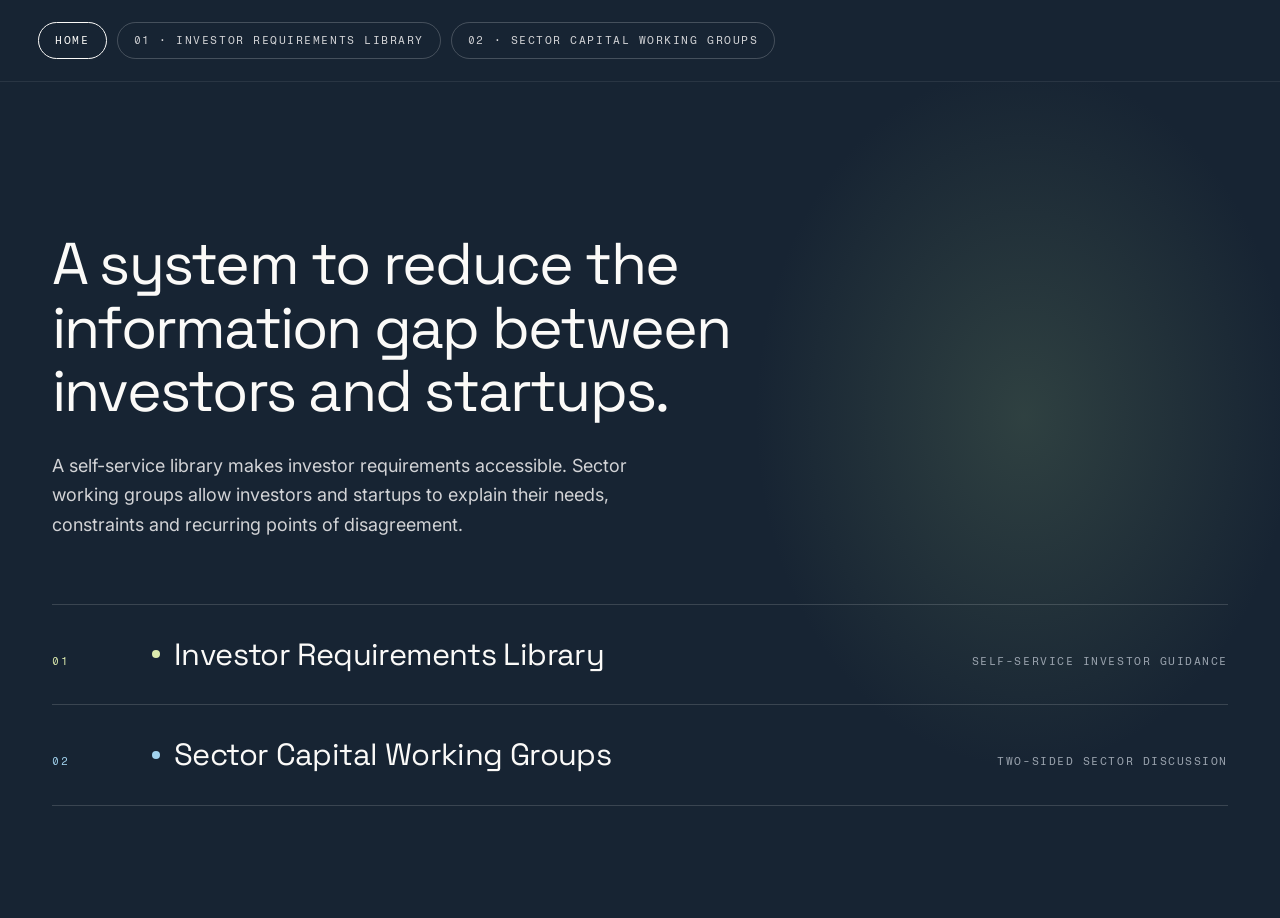
<file: bridge/index.html>
<!doctype html>
<html lang="en"><head><meta charset="utf-8"><meta name="robots" content="noindex">
<meta http-equiv="refresh" content="0; url=../system-thinking/">
<link rel="canonical" href="../system-thinking/"><title>Moved</title>
<script>location.replace('../system-thinking/' + location.hash);</script>
</head><body><a href="../system-thinking/">This page has moved.</a></body></html>
</file>
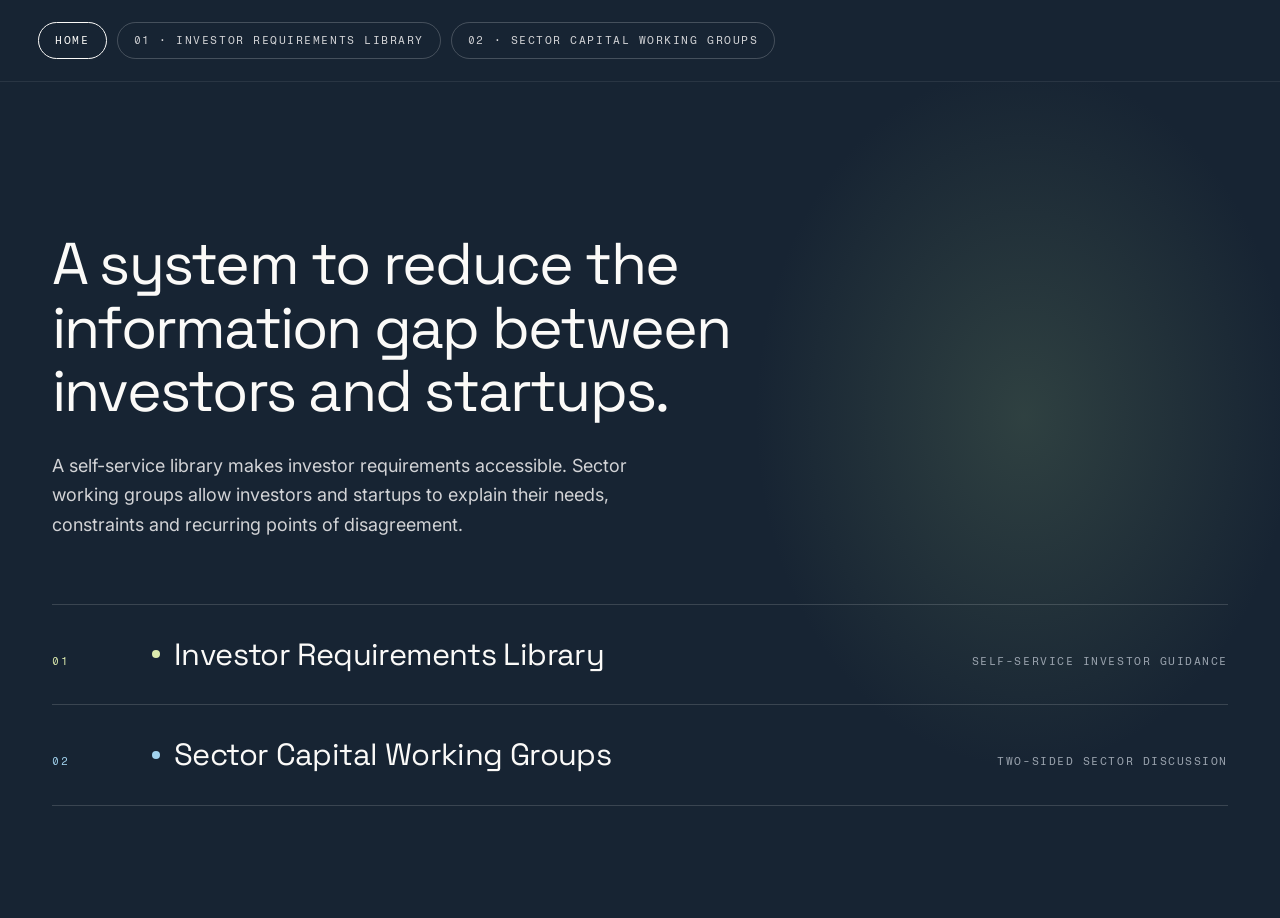
<file: system-thinking/index.html>
<!doctype html>
<html lang="en">
<head>
<meta charset="utf-8">
<meta name="viewport" content="width=device-width,initial-scale=1">
<title>Startup and Investor Information · Techleap</title>
<meta name="description" content="A system to reduce the information gap between investors and startups.">
<meta name="theme-color" content="#172433">
<meta name="robots" content="noindex">
<link rel="preconnect" href="https://fonts.googleapis.com">
<link rel="preconnect" href="https://fonts.gstatic.com" crossorigin>
<link href="https://fonts.googleapis.com/css2?family=Space+Grotesk:wght@300;400;500&family=Inter:wght@400;500&family=Fragment+Mono&display=swap" rel="stylesheet">
<link rel="stylesheet" href="styles.css?v=21">
<link rel="stylesheet" href="case.css?v=21">
<link rel="stylesheet" href="bridge.css?v=21">
<script defer src="app.js?v=25"></script>
</head>
<body class="ir tl" data-view="thesis">
<a class="skip" href="#thesis">Skip to content</a>
<div class="progress" aria-hidden="true"></div>

<header>
  <nav id="main-nav" aria-label="Main navigation">
    <a class="c0" href="#thesis">Home</a>
    <a class="c1" href="#idea1">01 · Investor Requirements Library</a>
    <a class="c2" href="#idea2">02 · Sector Capital Working Groups</a>
    <div class="mobile-nav-actions"></div>
  </nav>
  <div class="header-tools">
    <button class="quiet menu-toggle" id="menu-toggle" aria-expanded="false" aria-controls="main-nav">Menu <span aria-hidden="true">☰</span></button>
  </div>
</header>

<main>

<!-- Hero -->
<section id="thesis" class="dark tl-hero" data-title="Overview">
    <div class="wrap">
    <h1 class="reveal">A system to reduce the information gap between investors and startups.</h1>
    <p class="tl-intro reveal">A self-service library makes investor requirements accessible. Sector working groups allow investors and startups to explain their needs, constraints and recurring points of disagreement.</p>
    <div class="tl-ideas reveal">
      <a class="tl-idea c1" href="#idea1"><span>01</span><b>Investor Requirements Library</b><small>Self-service investor guidance</small></a>
      <a class="tl-idea c2" href="#idea2"><span>02</span><b>Sector Capital Working Groups</b><small>Two-sided sector discussion</small></a>
    </div>
  </div>
</section>

<!-- Idea 1 -->
<section id="idea1" class="light tl-idea-sec" data-title="Investor Requirements Library">
  <div class="wrap">
    <a class="tl-back" href="#thesis">← Home</a>
    <div class="tl-idea-head">
      <p class="eyebrow reveal">Idea 01</p>
      <h2 class="reveal">Investor Requirements Library</h2>
      <p class="tl-summary reveal">Collect recurring investor requirements and turn them into practical, sector-specific guidance for startups.</p>
      <div class="tl-mode reveal"><span class="tag">Modality · Asynchronous</span><p>Investor requirements are collected, structured and made available for startups to use independently.</p></div>
    </div>

    <div class="tl-block reveal">
      <span class="tag">The problem</span>
      <p class="tl-lead">Startups often discover what investors require only after fundraising begins. The requirements are fragmented across investors, sectors and individual financing processes.</p>
    </div>

    <div class="tl-block reveal" data-part="2">
      <span class="tag">How it works</span>
      <div class="chain tl-chain"><span>Collect</span><i></i><span>Structure</span><i></i><span>Apply</span><i></i><span>Update</span></div>
      <ol class="tl-steps">
          <li><b>1 · Collect</b><p>Interview investors, production financiers and specialist lenders. Record the evidence they require and the recurring reasons investment decisions are delayed or declined.</p></li>
          <li><b>2 · Structure</b><p>Organise the findings by sector, company maturity, capital need, intended use of funds and financing type.</p></li>
          <li><b>3 · Apply</b><p>Turn the findings into evidence checklists, sector guidance and standard templates that startups can use before approaching investors.</p></li>
          <li><b>4 · Update</b><p>Test the guidance against live financing cases and revise it when investor requirements change.</p></li>
      </ol>
    </div>

    <div class="tl-grid reveal" data-part="3">
      <div class="tl-card">
        <span class="tag">What startups receive</span>
        <ul class="tl-list">
          <li>Sector-specific investor guidance</li>
          <li>A tailored evidence checklist</li>
          <li>A standard format for presenting the financing case</li>
          <li>Clearer feedback on missing evidence</li>
        </ul>
      </div>
      <div class="tl-card">
        <span class="tag">What Techleap learns</span>
        <p>The same information reveals recurring financing barriers across companies and sectors. Techleap can use these patterns to improve its programmes and identify where wider intervention may be needed.</p>
      </div>
    </div>

    <div class="tl-boundary reveal" data-part="3">
      <p>This is not an investor directory, matchmaking platform or promise of capital. It helps startups understand what investors need to make a decision.</p>
    </div>
  </div>
</section>

<!-- Idea 2 -->
<section id="idea2" class="light tl-idea-sec" data-title="Sector Capital Working Groups">
  <div class="wrap">
    <a class="tl-back" href="#thesis">← Home</a>
    <div class="tl-idea-head">
      <p class="eyebrow reveal">Idea 02</p>
      <h2 class="reveal">Sector Capital Working Groups</h2>
      <p class="tl-summary reveal">Bring investors and startups in the same sector together to explain what they need, what they can offer and what prevents them from moving forward.</p>
      <div class="tl-mode reveal"><span class="tag">Modality · Live and participatory</span><p>This addresses the same information gap through direct discussion. Investors and startups explain their needs, constraints and points of disagreement to one another.</p></div>
    </div>

    <div class="tl-block reveal">
      <span class="tag">The problem</span>
      <div class="tl-lead-group">
        <p class="tl-lead">Startups do not always understand which investor requirements are essential, which are negotiable and which reflect the constraints of a particular fund.</p>
        <p class="tl-lead">Investors may not fully understand the development timelines, capital requirements and commercial realities facing companies in the sector.</p>
        <p class="tl-lead">Both sides make decisions with an incomplete view of the other.</p>
      </div>
    </div>

    <div class="tl-block reveal" data-part="2">
      <div class="wg">
        <div class="wg-side">
          <span class="tag">Startups</span>
          <ul><li>Capital needs</li><li>Available evidence</li><li>Commercial constraints</li><li>Fundraising headwinds</li></ul>
        </div>
        <i class="wg-link" aria-hidden="true"></i>
        <div class="wg-core">
          <span class="tag">Facilitated sector discussion</span>
          <ul><li>Compare assumptions</li><li>Examine disagreements</li><li>Identify possible changes</li></ul>
        </div>
        <i class="wg-link" aria-hidden="true"></i>
        <div class="wg-side">
          <span class="tag">Investors</span>
          <ul><li>Investment mandate</li><li>Evidence requirements</li><li>Risk constraints</li><li>Reasons for declining</li></ul>
        </div>
      </div>
      <div class="wg-out">
        <span class="tag">Shared sector findings</span>
        <p>Areas of alignment · Points of disagreement · Actions for both sides · Structural barriers</p>
      </div>
    </div>

    <div class="tl-block reveal" data-part="3">
      <span class="tag">How it works</span>
      <ol class="tl-steps three">
        <li>
          <b>1 · Gather both perspectives</b>
          <p>Before each session, investors and startups provide confidential input on:</p>
          <div class="wg-sub">
            <div><em>Investors</em><ul class="tl-list"><li>What they are trying to invest in</li><li>What evidence they need</li><li>Which risks they can and cannot accept</li><li>Why relevant opportunities fail to progress</li></ul></div>
            <div><em>Startups</em><ul class="tl-list"><li>What capital they need and when</li><li>What evidence they can currently provide</li><li>Where investor requirements are difficult to meet</li><li>Which financing conditions prevent them from progressing</li></ul></div>
          </div>
        </li>
        <li>
          <b>2 · Hold a structured discussion</b>
          <p>A neutral facilitator brings a small, relevant group together around the areas where their responses differ.</p>
          <p>The discussion uses real, anonymised financing cases to examine:</p>
          <ul class="tl-list"><li>Where expectations are aligned</li><li>Where each side misunderstands the other</li><li>What startups could change</li><li>What investors could change</li><li>Which barriers neither side can solve alone</li></ul>
        </li>
        <li>
          <b>3 · Publish the findings</b>
          <p>Produce a concise, anonymised sector brief covering:</p>
          <ul class="tl-list"><li>Investor requirements</li><li>Startup financing needs</li><li>Recurring points of disagreement</li><li>Practical actions for both sides</li><li>Structural barriers requiring further intervention</li></ul>
        </li>
      </ol>
    </div>

    <div class="tl-grid reveal" data-part="4">
      <div class="tl-card">
        <span class="tag">Delivery</span>
        <p>Run recurring working groups for sectors such as climate hardware, biotechnology, agricultural technology and advanced manufacturing.</p>
        <p>Publish the findings on a shared platform so other investors and startups can use them. Update each sector brief as market conditions and investment behaviour change.</p>
      </div>
      <div class="tl-card">
        <span class="tag">The benefit</span>
        <p>Startups gain a clearer view of how investors make decisions. Investors gain a better understanding of the constraints facing companies in the sector. Techleap can identify where better information is sufficient and where a wider market intervention may be required.</p>
      </div>
    </div>

    <div class="tl-boundary reveal" data-part="4">
      <p>This is not a networking event, pitch competition or investor panel. It is a structured discussion designed to improve understanding on both sides of the market.</p>
    </div>

    <div class="tl-connect reveal" data-part="4">
      <span class="tag">How the two ideas connect</span>
      <div class="tl-connect-row">
        <span class="tl-connect-node">02 · Sector Capital Working Groups</span><i aria-hidden="true"></i><span class="tl-connect-node">01 · Investor Requirements Library</span>
      </div>
      <p>The working groups can generate and test the findings published in the Investor Requirements Library. The library makes those findings available to startups that did not attend.</p>
    </div>
  </div>
</section>



</main>

</body>
</html>
</file>
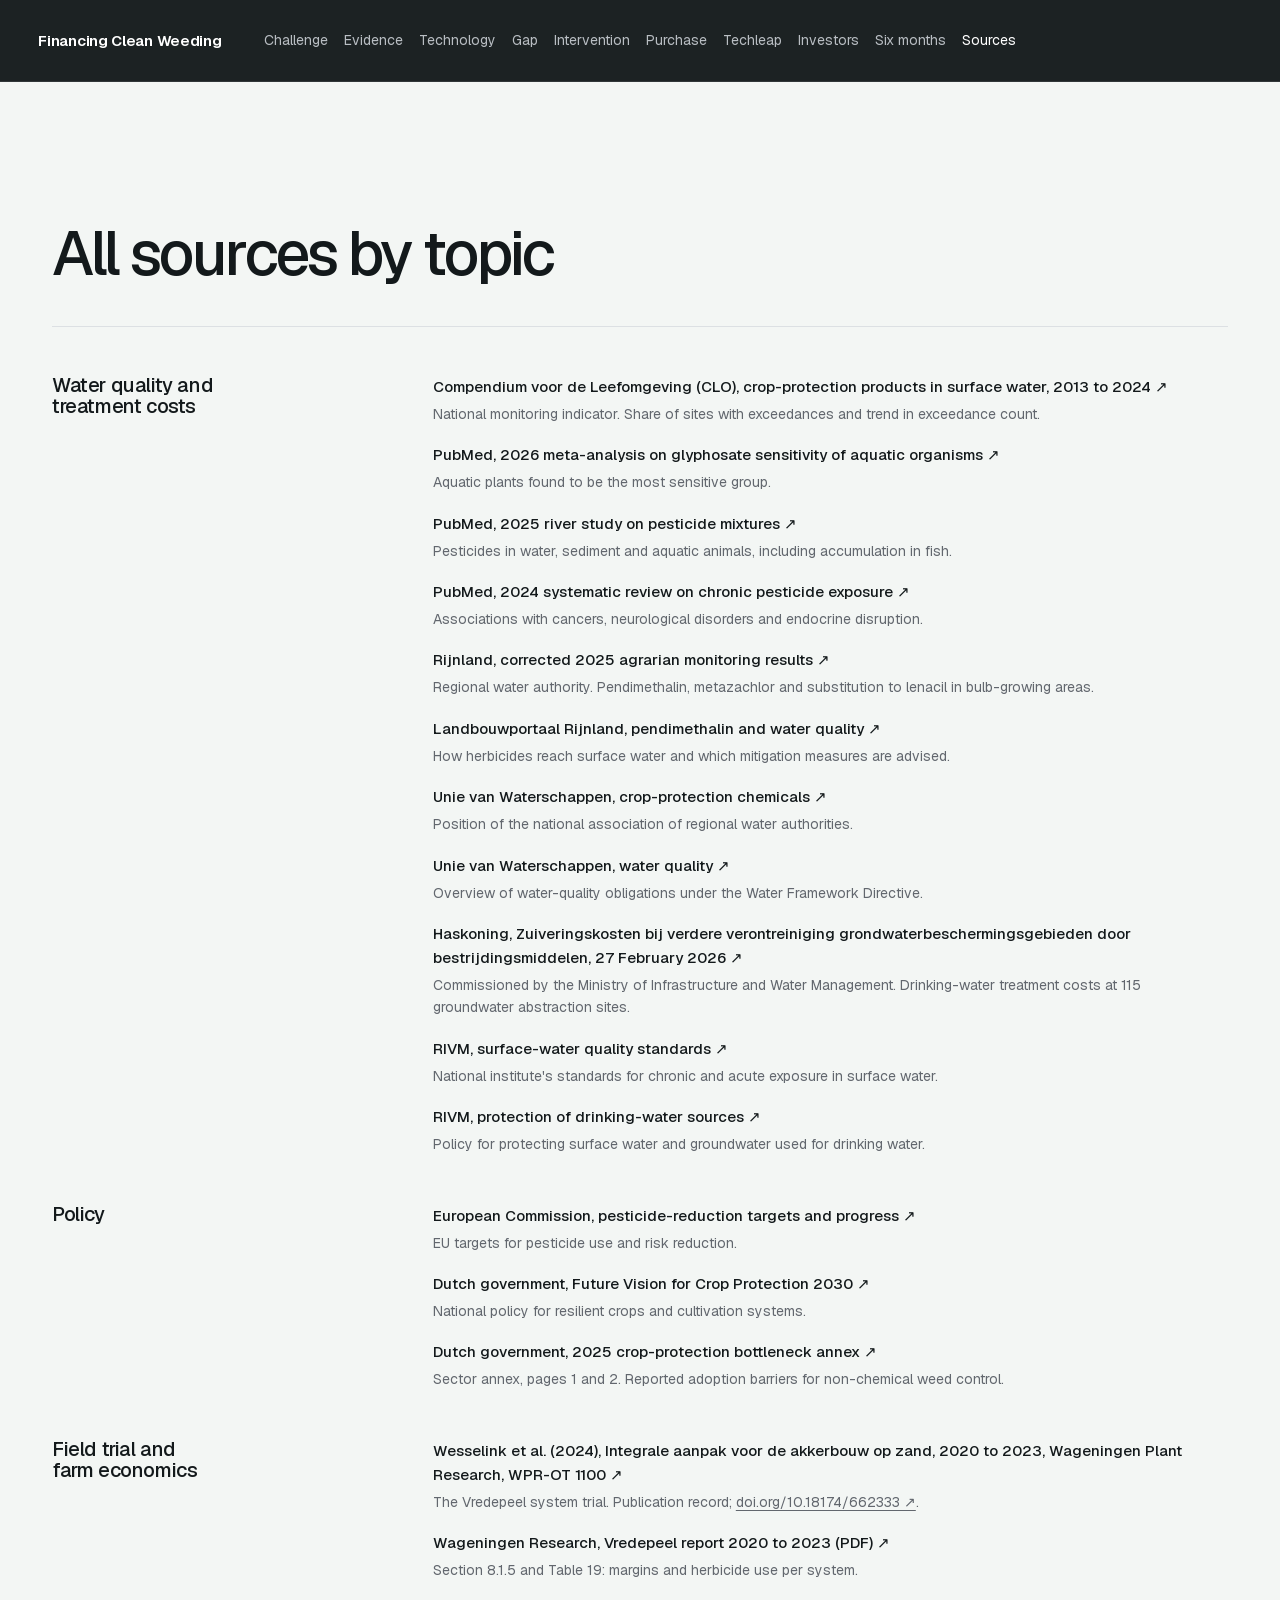
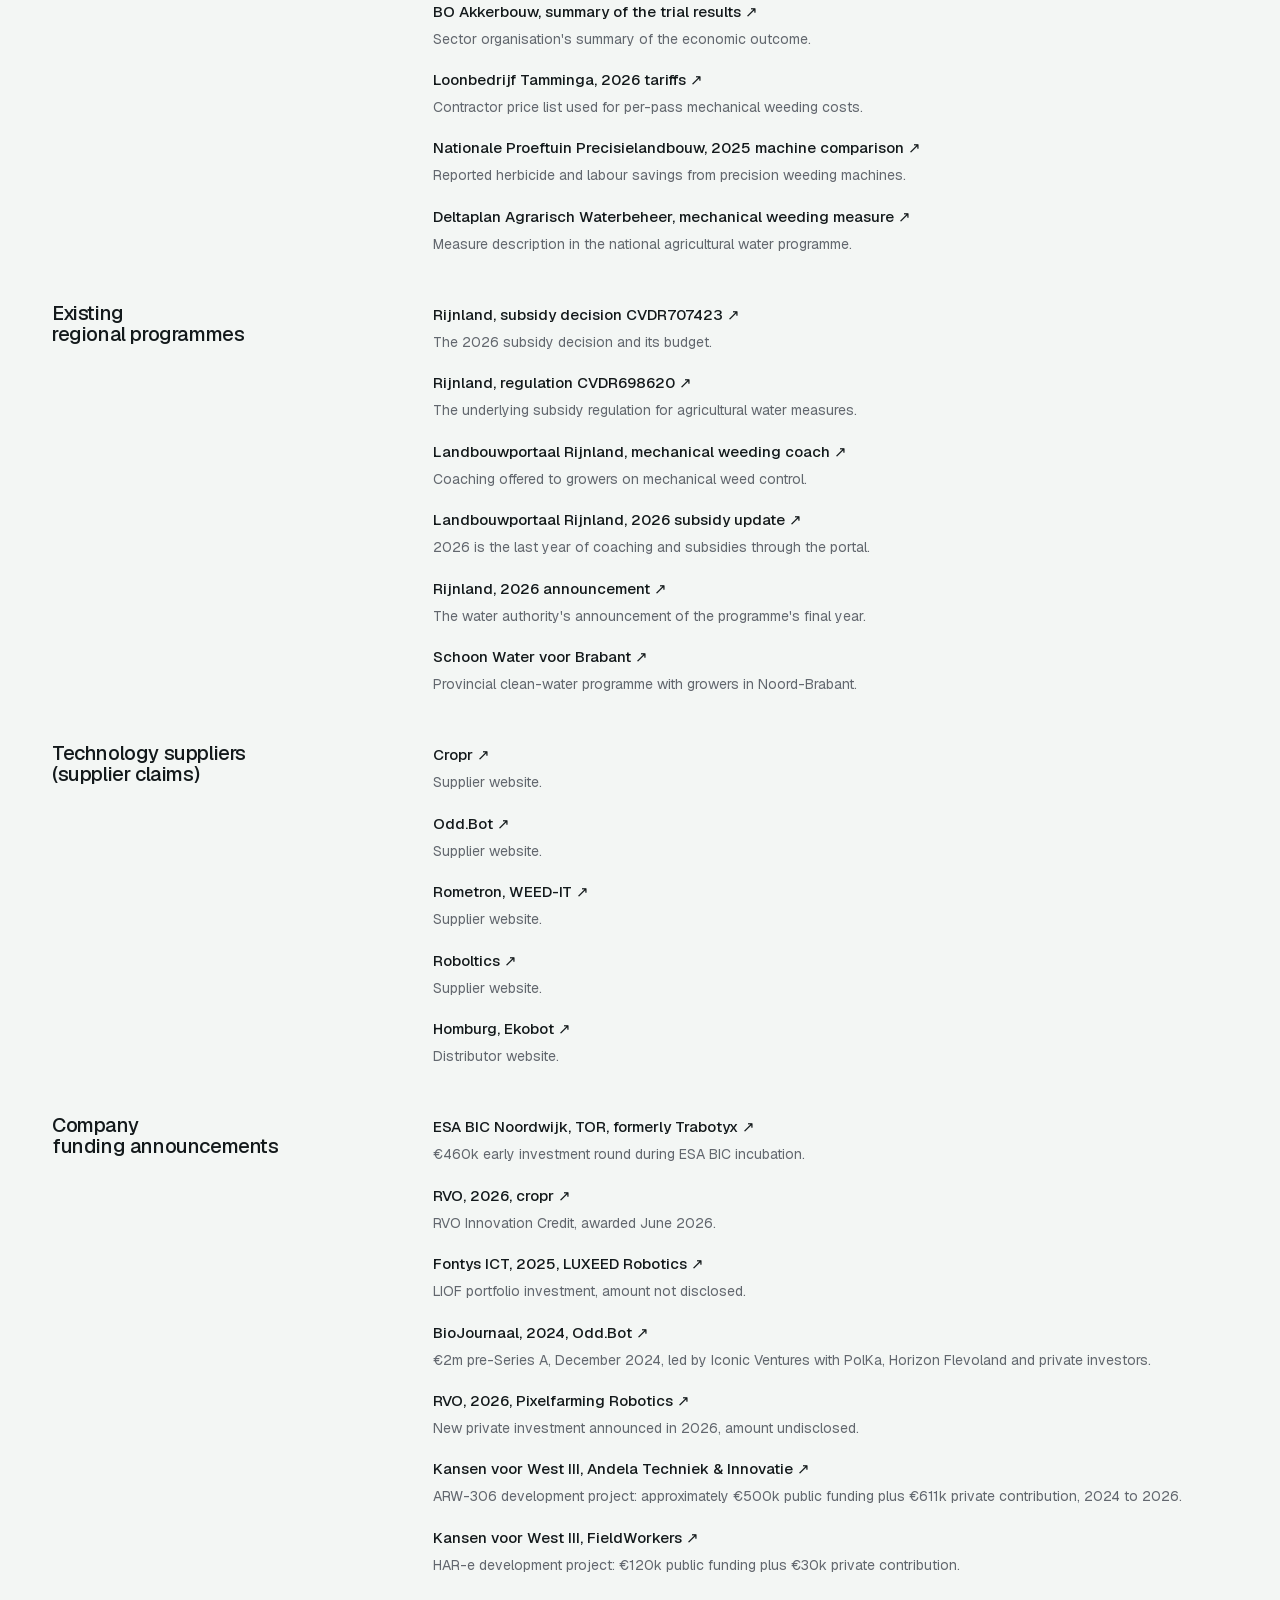
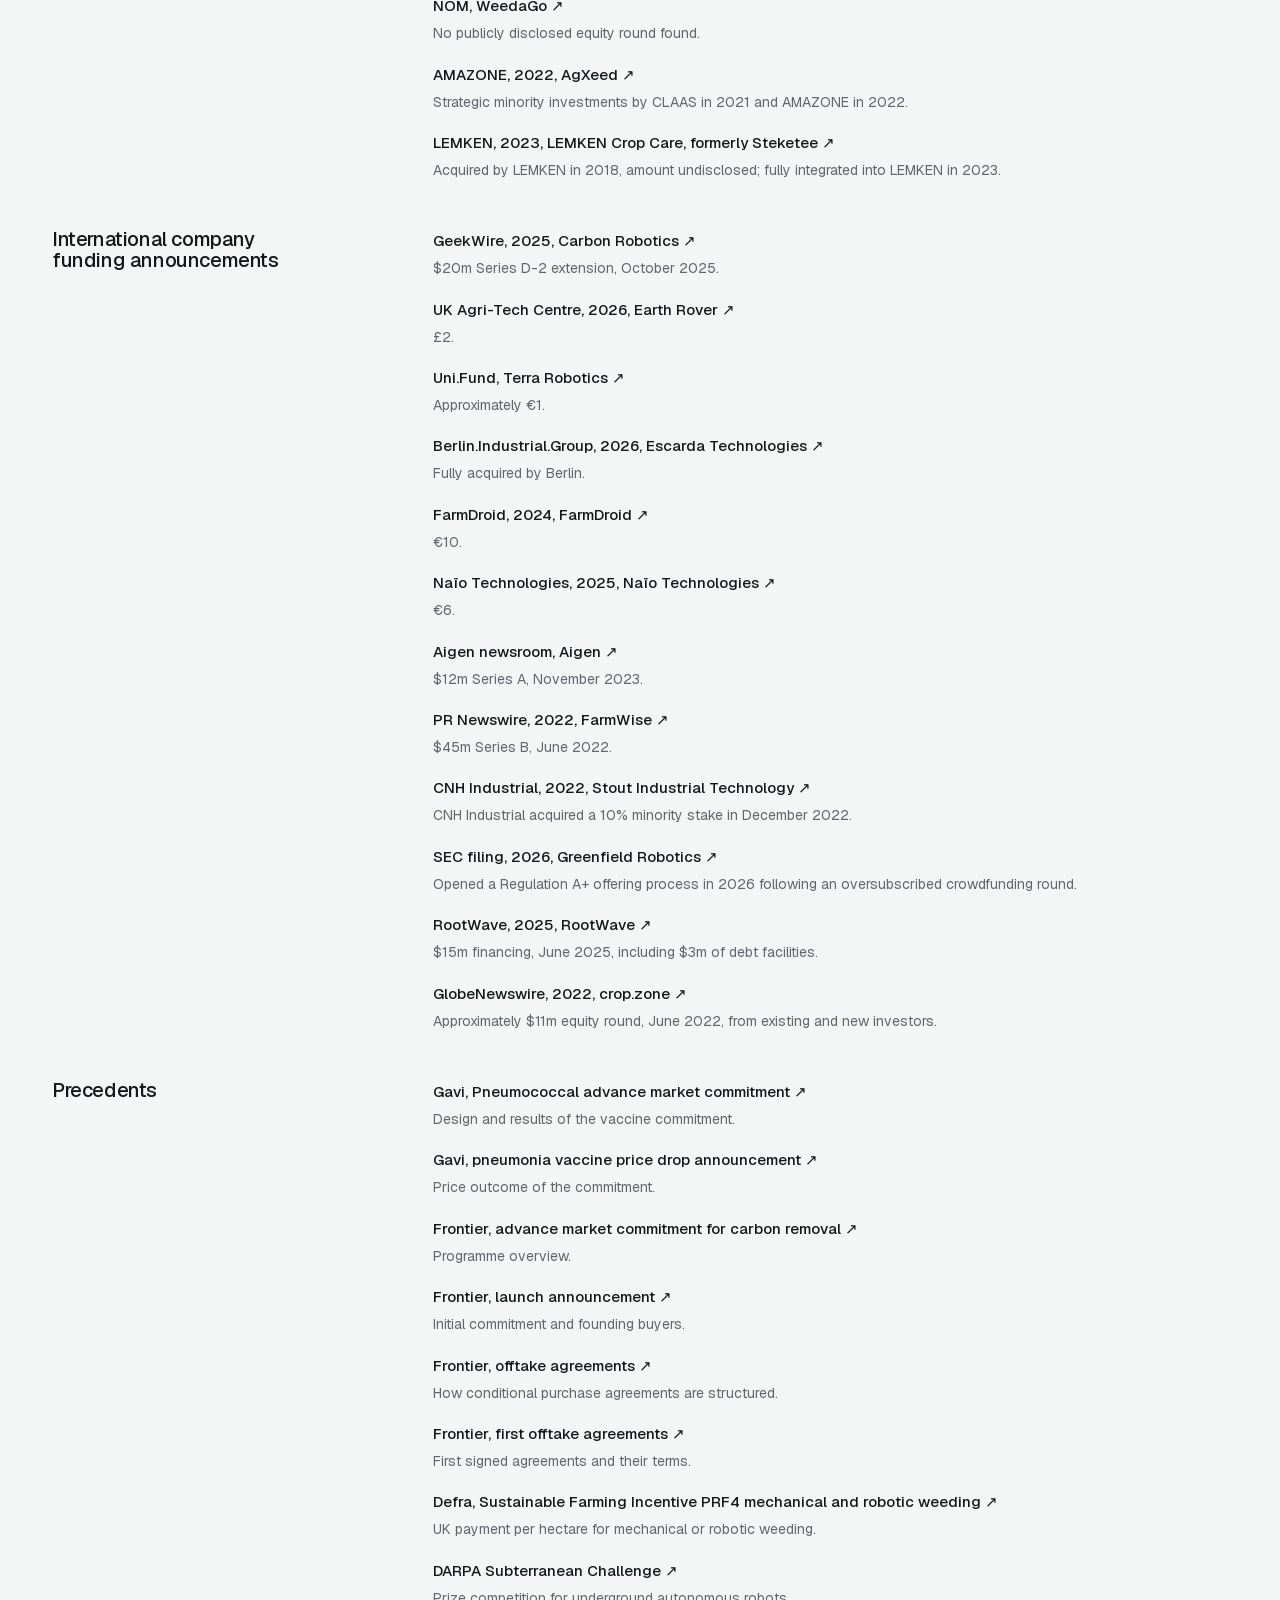
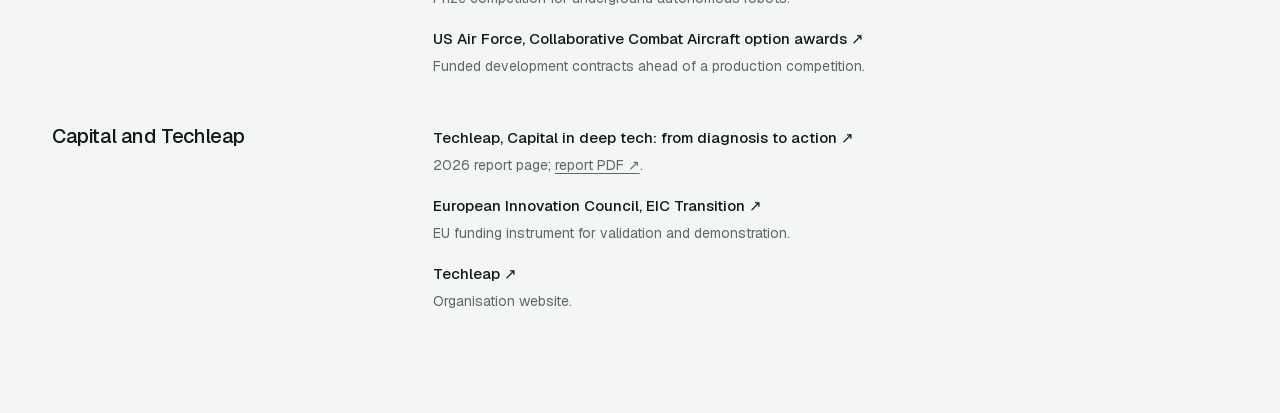
<file: sources.html>
<!doctype html>
<html lang="en">
<head>
<meta charset="utf-8">
<meta name="viewport" content="width=device-width,initial-scale=1">
<title>Sources · Financing Clean Weeding</title>
<meta name="description" content="Every source cited in the Financing Clean Weeding case, with links to the original documents.">
<meta name="theme-color" content="#13191b">
<meta name="robots" content="noindex">
<link rel="stylesheet" href="styles.css?v=202610060526">
<link rel="stylesheet" href="case.css?v=202610060526">
<script defer src="app.js?v=202610060526"></script>
</head>
<body class="sources-page">
<a class="skip" href="#sources">Skip to content</a>

<header>
  <a class="brand" href="index.html#thesis"><b>Financing Clean Weeding</b></a>
  <nav id="main-nav" aria-label="Main navigation">
    <a href="index.html#conflict">Challenge</a>
    <a href="index.html#signals">Evidence</a>
    <a href="index.html#routes">Technology</a>
    <a href="index.html#gap">Gap</a>
    <a href="index.html#mechanism">Intervention</a>
    <a href="index.html#costmech">Purchase</a>
    <a href="index.html#ask">Techleap</a>
    <a href="index.html#investors">Investors</a>
    <a href="index.html#plan">Six months</a>
    <a href="sources.html" class="active" aria-current="page">Sources</a>
    <div class="mobile-nav-actions"></div>
  </nav>
  <div class="header-tools">
    <button class="quiet menu-toggle" id="menu-toggle" aria-expanded="false" aria-controls="main-nav">Menu <span aria-hidden="true">☰</span></button>
  </div>
</header>

<main>
<section id="sources" data-title="Sources">
  <div class="wrap">
    <div class="section-head">
      <div>
        <h2>All sources by topic</h2>
      </div>
    </div>

    <div class="src-groups">

      <div class="src-group">
        <h3>Water quality and treatment costs</h3>
        <ol>
          <li><a href="https://www.clo.nl/indicatoren/nl054712-gewasbeschermingsmiddelen-in-oppervlaktewater-2013-2024" target="_blank" rel="noopener">Compendium voor de Leefomgeving (CLO), crop-protection products in surface water, 2013 to 2024 ↗</a><span>National monitoring indicator. Share of sites with exceedances and trend in exceedance count.</span></li>
          <li><a href="https://pubmed.ncbi.nlm.nih.gov/41831893/" target="_blank" rel="noopener">PubMed, 2026 meta-analysis on glyphosate sensitivity of aquatic organisms ↗</a><span>Aquatic plants found to be the most sensitive group.</span></li>
          <li><a href="https://pubmed.ncbi.nlm.nih.gov/40328359/" target="_blank" rel="noopener">PubMed, 2025 river study on pesticide mixtures ↗</a><span>Pesticides in water, sediment and aquatic animals, including accumulation in fish.</span></li>
          <li><a href="https://pubmed.ncbi.nlm.nih.gov/39717852/" target="_blank" rel="noopener">PubMed, 2024 systematic review on chronic pesticide exposure ↗</a><span>Associations with cancers, neurological disorders and endocrine disruption.</span></li>
          <li><a href="https://www.rijnland.net/actueel/nieuwsoverzicht/correctie-op-nieuwsbericht-24-maart-2026/" target="_blank" rel="noopener">Rijnland, corrected 2025 agrarian monitoring results ↗</a><span>Regional water authority. Pendimethalin, metazachlor and substitution to lenacil in bulb-growing areas.</span></li>
          <li><a href="https://www.landbouwportaalrijnland.nl/nieuws/zorgvuldig-gebruik-pendimethalin-cruciaal-voor-waterkwaliteit/" target="_blank" rel="noopener">Landbouwportaal Rijnland, pendimethalin and water quality ↗</a><span>How herbicides reach surface water and which mitigation measures are advised.</span></li>
          <li><a href="https://unievanwaterschappen.nl/waterkwaliteit/gewasbeschermingsmiddelen/" target="_blank" rel="noopener">Unie van Waterschappen, crop-protection chemicals ↗</a><span>Position of the national association of regional water authorities.</span></li>
          <li><a href="https://unievanwaterschappen.nl/waterkwaliteit/" target="_blank" rel="noopener">Unie van Waterschappen, water quality ↗</a><span>Overview of water-quality obligations under the Water Framework Directive.</span></li>
          <li><a href="https://open.overheid.nl/details/ead8f98d-73ca-465b-8e5c-7c85527b4e23" target="_blank" rel="noopener">Haskoning, Zuiveringskosten bij verdere verontreiniging grondwaterbeschermingsgebieden door bestrijdingsmiddelen, 27 February 2026 ↗</a><span>Commissioned by the Ministry of Infrastructure and Water Management. Drinking-water treatment costs at 115 groundwater abstraction sites.</span></li>
          <li><a href="https://rvs.rivm.nl/onderwerpen/normen/milieu/oppervlaktewater" target="_blank" rel="noopener">RIVM, surface-water quality standards ↗</a><span>National institute's standards for chronic and acute exposure in surface water.</span></li>
          <li><a href="https://www.rivm.nl/drinkwater/drinkwater-en-regelgeving/beschermingsbeleid-drinkwaterbronnen" target="_blank" rel="noopener">RIVM, protection of drinking-water sources ↗</a><span>Policy for protecting surface water and groundwater used for drinking water.</span></li>
        </ol>
      </div>

      <div class="src-group">
        <h3>Policy</h3>
        <ol>
          <li><a href="https://food.ec.europa.eu/plants/pesticides/sustainable-use-pesticides/pesticide-reduction-targets-progress_en" target="_blank" rel="noopener">European Commission, pesticide-reduction targets and progress ↗</a><span>EU targets for pesticide use and risk reduction.</span></li>
          <li><a href="https://www.rijksoverheid.nl/documenten/2019/04/16/toekomstvisie-gewasbescherming-2030-naar-weerbare-planten-en-teeltsystemen" target="_blank" rel="noopener">Dutch government, Future Vision for Crop Protection 2030 ↗</a><span>National policy for resilient crops and cultivation systems.</span></li>
          <li><a href="https://open.overheid.nl/documenten/a5f9310a-06b8-40a9-a6c6-94095bde1c88/file" target="_blank" rel="noopener">Dutch government, 2025 crop-protection bottleneck annex ↗</a><span>Sector annex, pages 1 and 2. Reported adoption barriers for non-chemical weed control.</span></li>
        </ol>
      </div>

      <div class="src-group">
        <h3>Field trial and farm economics</h3>
        <ol>
          <li><a href="https://research.wur.nl/en/publications/integrale-aanpak-voor-de-akkerbouw-op-zand-2020-2023/" target="_blank" rel="noopener">Wesselink et al. (2024), Integrale aanpak voor de akkerbouw op zand, 2020 to 2023, Wageningen Plant Research, WPR-OT 1100 ↗</a><span>The Vredepeel system trial. Publication record; <a href="https://doi.org/10.18174/662333" target="_blank" rel="noopener">doi.org/10.18174/662333 ↗</a>.</span></li>
          <li><a href="https://www.bo-akkerbouw.nl/files/Pdfs-Kennis-en-Innovatie/Integrale-aanpak-voor-de-akkerbouw-op-zand-Rapportage-2020-2023.pdf" target="_blank" rel="noopener">Wageningen Research, Vredepeel report 2020 to 2023 (PDF) ↗</a><span>Section 8.1.5 and Table 19: margins and herbicide use per system.</span></li>
          <li><a href="https://www.bo-akkerbouw.nl/nieuws/icm-zet-stap-richting-duurzamere-teelt-maar-economisch-perspectief-blijft-uitdaging" target="_blank" rel="noopener">BO Akkerbouw, summary of the trial results ↗</a><span>Sector organisation's summary of the economic outcome.</span></li>
          <li><a href="https://loonbedrijftamminga.nl/prijzen-meststoffen-2026/" target="_blank" rel="noopener">Loonbedrijf Tamminga, 2026 tariffs ↗</a><span>Contractor price list used for per-pass mechanical weeding costs.</span></li>
          <li><a href="https://www.proeftuinprecisielandbouw.nl/innovatieve-machines-verlagen-herbicidengebruik-en-arbeidskosten/" target="_blank" rel="noopener">Nationale Proeftuin Precisielandbouw, 2025 machine comparison ↗</a><span>Reported herbicide and labour savings from precision weeding machines.</span></li>
          <li><a href="https://agrarischwaterbeheer.nl/maatregel/mechanische-onkruidbestrijding/" target="_blank" rel="noopener">Deltaplan Agrarisch Waterbeheer, mechanical weeding measure ↗</a><span>Measure description in the national agricultural water programme.</span></li>
        </ol>
      </div>

      <div class="src-group">
        <h3>Existing regional programmes</h3>
        <ol>
          <li><a href="https://lokaleregelgeving.overheid.nl/CVDR707423" target="_blank" rel="noopener">Rijnland, subsidy decision CVDR707423 ↗</a><span>The 2026 subsidy decision and its budget.</span></li>
          <li><a href="https://lokaleregelgeving.overheid.nl/CVDR698620" target="_blank" rel="noopener">Rijnland, regulation CVDR698620 ↗</a><span>The underlying subsidy regulation for agricultural water measures.</span></li>
          <li><a href="https://www.landbouwportaalrijnland.nl/nieuws/tip-van-een-coach-mechanische-onkruidbestrijding/" target="_blank" rel="noopener">Landbouwportaal Rijnland, mechanical weeding coach ↗</a><span>Coaching offered to growers on mechanical weed control.</span></li>
          <li><a href="https://www.landbouwportaalrijnland.nl/nieuws/2026-laatste-jaar-coaching-en-subsidies-via-het-landbouwportaal/" target="_blank" rel="noopener">Landbouwportaal Rijnland, 2026 subsidy update ↗</a><span>2026 is the last year of coaching and subsidies through the portal.</span></li>
          <li><a href="https://www.rijnland.net/actueel/nieuwsoverzicht/2026-laatste-jaar-coaching-en-subsidies-voor-agrarische-ondernemers-via-landbouwportaal-rijnland/" target="_blank" rel="noopener">Rijnland, 2026 announcement ↗</a><span>The water authority's announcement of the programme's final year.</span></li>
          <li><a href="https://schoon-water.nl/het-programma/" target="_blank" rel="noopener">Schoon Water voor Brabant ↗</a><span>Provincial clean-water programme with growers in Noord-Brabant.</span></li>
        </ol>
      </div>

      <div class="src-group">
        <h3>Technology suppliers (supplier claims)</h3>
        <ol>
          <li><a href="https://cropr.ai/" target="_blank" rel="noopener">Cropr ↗</a><span>Supplier website.</span></li>
          <li><a href="https://odd.bot/" target="_blank" rel="noopener">Odd.Bot ↗</a><span>Supplier website.</span></li>
          <li><a href="https://weed-it.com/about-weed-it/history-rometron/" target="_blank" rel="noopener">Rometron, WEED-IT ↗</a><span>Supplier website.</span></li>
          <li><a href="https://roboltics.nl/" target="_blank" rel="noopener">Roboltics ↗</a><span>Supplier website.</span></li>
          <li><a href="https://www.homburg-belgium.com/nl/ekobot/" target="_blank" rel="noopener">Homburg, Ekobot ↗</a><span>Distributor website.</span></li>
        </ol>
      </div>

      <div class="src-group">
        <h3>Company funding announcements</h3>
        <ol>
          <li><a href="https://www.sbicnoordwijk.nl/trabotyx-laser-weeding-robot-dutch-first-for-precision-farming-graduate-interview-esabic/" target="_blank" rel="noopener">ESA BIC Noordwijk, TOR, formerly Trabotyx ↗</a><span>€460k early investment round during ESA BIC incubation.</span></li>
          <li><a href="https://www.rvo.nl/nieuws/cropr-laserrobot-innovatiekrediet" target="_blank" rel="noopener">RVO, 2026, cropr ↗</a><span>RVO Innovation Credit, awarded June 2026.</span></li>
          <li><a href="https://www.partnersfontysict.nl/en/news/fontys-university-of-applied-sciences-masters-student-receives-grant/" target="_blank" rel="noopener">Fontys ICT, 2025, LUXEED Robotics ↗</a><span>LIOF portfolio investment, amount not disclosed.</span></li>
          <li><a href="https://www.biojournaal.nl/article/9691146/odd-bot-ontvangt-eur2-miljoen-voor-de-versnelling-van-uitrol-succesvolle-onkruidrobot/" target="_blank" rel="noopener">BioJournaal, 2024, Odd.Bot ↗</a><span>€2m pre-Series A, December 2024, led by Iconic Ventures with PolKa, Horizon Flevoland and private investors.</span></li>
          <li><a href="https://www.rvo.nl/praktijkverhalen/we-willen-dat-boeren-een-topseizoen-draaien-met-onze-robots" target="_blank" rel="noopener">RVO, 2026, Pixelfarming Robotics ↗</a><span>New private investment announced in 2026, amount undisclosed.</span></li>
          <li><a href="https://kvw3.kansenvoorwest.nl/projecten/projecten-kansen-voor-west-iii/volvelds-robot-weeder-arw-306-/" target="_blank" rel="noopener">Kansen voor West III, Andela Techniek & Innovatie ↗</a><span>ARW-306 development project: approximately €500k public funding plus €611k private contribution, 2024 to 2026.</span></li>
          <li><a href="https://kvw3.kansenvoorwest.nl/projecten/projecten-kansen-voor-west-iii/onderzoek-optimaal-autonoom-wieden-har-e/" target="_blank" rel="noopener">Kansen voor West III, FieldWorkers ↗</a><span>HAR-e development project: €120k public funding plus €30k private contribution.</span></li>
          <li><a href="https://www.nom.nl/media/verhalen/gert-maneschijn-en-rene-bultje-medeoprichters-weedago-het-bipf-heeft-ons-veel-gebracht/" target="_blank" rel="noopener">NOM, WeedaGo ↗</a><span>No publicly disclosed equity round found.</span></li>
          <li><a href="https://amazone.net/en/service-support/for-the-press/press-releases/latest/amazone-acquires-a-stake-in-the-start-up-agxeed-1091988" target="_blank" rel="noopener">AMAZONE, 2022, AgXeed ↗</a><span>Strategic minority investments by CLAAS in 2021 and AMAZONE in 2022.</span></li>
          <li><a href="https://lemken.com/nl/nieuws/detail/lemken-integrates-crop-care-business" target="_blank" rel="noopener">LEMKEN, 2023, LEMKEN Crop Care, formerly Steketee ↗</a><span>Acquired by LEMKEN in 2018, amount undisclosed; fully integrated into LEMKEN in 2023.</span></li>
        </ol>
      </div>

      <div class="src-group">
        <h3>International company funding announcements</h3>
        <ol>
          <li><a href="https://www.geekwire.com/2025/carbon-robotics-raises-20m-as-laserweeder-maker-plans-secretive-new-ai-robot-for-farms/" target="_blank" rel="noopener">GeekWire, 2025, Carbon Robotics ↗</a><span>$20m Series D-2 extension, October 2025.</span></li>
          <li><a href="https://ukagritechcentre.com/news/earth-rover-from-prototype-to-commercial-growth/" target="_blank" rel="noopener">UK Agri-Tech Centre, 2026, Earth Rover ↗</a><span>£2.</span></li>
          <li><a href="https://uni.fund/terra-robotics-raises-e1-8m-to-commercialize-laser-weeding-technology-and-advance-vision-for-sustainable-farming/" target="_blank" rel="noopener">Uni.Fund, Terra Robotics ↗</a><span>Approximately €1.</span></li>
          <li><a href="https://berlin.industrial.group/en/berlin-industrial-group-acquires-laser-based-weed-control-startup/" target="_blank" rel="noopener">Berlin.Industrial.Group, 2026, Escarda Technologies ↗</a><span>Fully acquired by Berlin.</span></li>
          <li><a href="https://farmdroid.com/news/farmdroid-secures-eur-10-5m-investment-to-accelerate-the-expansion-of-its-autonomous-solar-powered-agricultural-robot-in-the-conventional-market/" target="_blank" rel="noopener">FarmDroid, 2024, FarmDroid ↗</a><span>€10.</span></li>
          <li><a href="https://www.naio-technologies.com/en/news/naio-ecrit-une-nouvelle-page-de-son-histoire-et-renforce-son-ancrage-industriel/" target="_blank" rel="noopener">Naïo Technologies, 2025, Naïo Technologies ↗</a><span>€6.</span></li>
          <li><a href="https://aigen.io/news" target="_blank" rel="noopener">Aigen newsroom, Aigen ↗</a><span>$12m Series A, November 2023.</span></li>
          <li><a href="https://www.prnewswire.com/news-releases/farmwise-raises-45m-series-b-to-expand-ai-powered-farm-equipment-in-us-farms-301558575.html" target="_blank" rel="noopener">PR Newswire, 2022, FarmWise ↗</a><span>$45m Series B, June 2022.</span></li>
          <li><a href="https://www.cnh.com/media/press_releases/2022/december/CNH-Industrial-invests-in-Stout-Industrial-Technology" target="_blank" rel="noopener">CNH Industrial, 2022, Stout Industrial Technology ↗</a><span>CNH Industrial acquired a 10% minority stake in December 2022.</span></li>
          <li><a href="https://www.sec.gov/Archives/edgar/data/1760404/000110465926075802/tm2617498d1_ex13.htm" target="_blank" rel="noopener">SEC filing, 2026, Greenfield Robotics ↗</a><span>Opened a Regulation A+ offering process in 2026 following an oversubscribed crowdfunding round.</span></li>
          <li><a href="https://rootwave.com/rootwave-raises-15m-to-replace-chemical-herbicides/" target="_blank" rel="noopener">RootWave, 2025, RootWave ↗</a><span>$15m financing, June 2025, including $3m of debt facilities.</span></li>
          <li><a href="https://www.globenewswire.com/news-release/2022/06/07/2457320/0/en/crop-zone-secures-usd-11-million-equity-funding.html" target="_blank" rel="noopener">GlobeNewswire, 2022, crop.zone ↗</a><span>Approximately $11m equity round, June 2022, from existing and new investors.</span></li>
        </ol>
      </div>

      <div class="src-group">
        <h3>Precedents</h3>
        <ol>
          <li><a href="https://www.gavi.org/investing-gavi/innovative-financing/pneumococcal-amc" target="_blank" rel="noopener">Gavi, Pneumococcal advance market commitment ↗</a><span>Design and results of the vaccine commitment.</span></li>
          <li><a href="https://www.gavi.org/news/media-room/pneumonia-vaccine-price-drops-dramatically-lower-income-countries-thanks-gavi" target="_blank" rel="noopener">Gavi, pneumonia vaccine price drop announcement ↗</a><span>Price outcome of the commitment.</span></li>
          <li><a href="https://frontierclimate.com/" target="_blank" rel="noopener">Frontier, advance market commitment for carbon removal ↗</a><span>Programme overview.</span></li>
          <li><a href="https://frontierclimate.com/writing/launch" target="_blank" rel="noopener">Frontier, launch announcement ↗</a><span>Initial commitment and founding buyers.</span></li>
          <li><a href="https://frontierclimate.com/apply/offtake" target="_blank" rel="noopener">Frontier, offtake agreements ↗</a><span>How conditional purchase agreements are structured.</span></li>
          <li><a href="https://frontierclimate.com/writing/first-offtake" target="_blank" rel="noopener">Frontier, first offtake agreements ↗</a><span>First signed agreements and their terms.</span></li>
          <li><a href="https://www.gov.uk/find-funding-for-land-or-farms/prf4-mechanical-robotic-weeding" target="_blank" rel="noopener">Defra, Sustainable Farming Incentive PRF4 mechanical and robotic weeding ↗</a><span>UK payment per hectare for mechanical or robotic weeding.</span></li>
          <li><a href="https://www.darpa.mil/news/2020/subterranean-challenge-qualified-teams" target="_blank" rel="noopener">DARPA Subterranean Challenge ↗</a><span>Prize competition for underground autonomous robots.</span></li>
          <li><a href="https://www.af.mil/News/Article-Display/Article/3754980/air-force-exercises-two-collaborative-combat-aircraft-option-awards/" target="_blank" rel="noopener">US Air Force, Collaborative Combat Aircraft option awards ↗</a><span>Funded development contracts ahead of a production competition.</span></li>
        </ol>
      </div>

      <div class="src-group">
        <h3>Capital and Techleap</h3>
        <ol>
          <li><a href="https://techleap.nl/reports/capital-in-deeptech-from-diagnosis-to-action" target="_blank" rel="noopener">Techleap, Capital in deep tech: from diagnosis to action ↗</a><span>2026 report page; <a href="https://framerusercontent.com/assets/ljE28nwjqlL4Nz6KOqCpQehuN4U.pdf" target="_blank" rel="noopener">report PDF ↗</a>.</span></li>
          <li><a href="https://eic.ec.europa.eu/eic-funding-opportunities/eic-transition_en" target="_blank" rel="noopener">European Innovation Council, EIC Transition ↗</a><span>EU funding instrument for validation and demonstration.</span></li>
          <li><a href="https://techleap.nl/" target="_blank" rel="noopener">Techleap ↗</a><span>Organisation website.</span></li>
        </ol>
      </div>

    </div>
  </div>
</section>
</main>
</body>
</html>
</file>
<file: styles.css>
@font-face{font-family:Geist;src:url('assets/geist.woff2') format('woff2');font-weight:100 900;font-display:swap}
:root{--ink:#13191b;--paper:#f3f6f4;--muted:#62676e;--orange:#3ec26f;--line:#dce0e3;--ease:cubic-bezier(.2,.8,.2,1)}*{box-sizing:border-box}html{scroll-behavior:smooth;scroll-padding-top:90px}body{margin:0;background:var(--paper);color:var(--ink);font-family:Geist,Arial,sans-serif;font-size:16px;line-height:1.55}button,input,a{-webkit-tap-highlight-color:transparent}button,a{touch-action:manipulation}button{font:inherit;cursor:pointer}a{color:inherit}button:focus-visible,a:focus-visible,input:focus-visible,summary:focus-visible{outline:3px solid var(--orange);outline-offset:5px}button{color:inherit}img{max-width:100%;display:block}h1,h2,h3,p{margin:0}h1,h2,h3{font-weight:500;line-height:1.04;letter-spacing:-.055em}h1{font-size:clamp(62px,7.6vw,112px)}h2{font-size:clamp(38px,4.8vw,68px);max-width:20ch}h3{font-size:26px;letter-spacing:-.035em}em{font-style:normal;color:var(--orange)}.wrap{width:min(1280px,calc(100% - 104px));margin:auto}.dark{background:var(--ink);color:#fff}section{padding:100px 0;position:relative;overflow:hidden;scroll-margin-top:10px}.eyebrow{font-size:13px;text-transform:uppercase;letter-spacing:.13em;font-weight:600;margin-bottom:28px}.lede{font-size:21px;line-height:1.5;color:#bac0c5;margin:28px 0 34px;max-width:36ch}.intro{font-size:19px;color:var(--muted);max-width:51ch;margin-top:24px}.dark .intro{color:#bac0c5}.progress{position:fixed;left:0;top:0;height:3px;width:100%;background:var(--orange);transform:scaleX(0);transform-origin:left;z-index:100}header{height:82px;background:rgba(19,25,27,.96);color:white;display:flex;align-items:center;justify-content:space-between;padding:0 4%;position:sticky;top:0;z-index:50;border-bottom:1px solid #ffffff18;backdrop-filter:blur(14px)}.brand img{width:128px;filter:brightness(0) invert(1)}nav{display:flex;gap:32px}nav a{text-decoration:none;font-size:14px;color:#b9bec3;transition:color .2s}nav a:hover,nav a.active{color:#fff}.quiet{background:transparent;border:1px solid #73777c;border-radius:30px;padding:9px 18px;font-size:14px}.quiet:hover{border-color:var(--orange)}.cta{display:inline-flex;gap:45px;align-items:center;background:var(--orange);padding:17px 23px;border:0;border-radius:4px;text-decoration:none;font-size:15px;font-weight:600;transition:transform .25s,background .25s}.cta:hover{background:#5ed48a;transform:translateY(-3px)}.hero{padding:50px 0 0}.hero-grid{display:grid;grid-template-columns:1.1fr 1fr;align-items:center;min-height:650px}.hero-art{height:610px;position:relative;display:grid;place-items:center;isolation:isolate}.hero-art>img{height:490px;object-fit:contain;filter:drop-shadow(0 30px 25px #0008);position:relative;z-index:2;animation:float 7s ease-in-out infinite}.heat-halo{position:absolute;width:90%;aspect-ratio:1;border-radius:50%;background:radial-gradient(ellipse,#3ec26f80,#21a85c15 45%,transparent 70%);filter:blur(20px);animation:breathe 6s ease-in-out infinite}.orbit{position:absolute;width:94%;aspect-ratio:1;border:1px solid #ffffff18;border-radius:50%}.orbit:after{content:'';position:absolute;inset:30px;border:1px dashed #ffffff12;border-radius:50%;animation:spin 70s linear infinite}.callout{position:absolute;z-index:3;display:flex;flex-direction:column;padding:12px 16px;background:#13191bcc;border-left:2px solid var(--orange);backdrop-filter:blur(10px)}.callout b{font-size:34px;font-weight:500;letter-spacing:-.05em}.callout span{font-size:12px;color:#b9bec3}.callout.top{right:-10px;top:110px}.callout.bottom{left:0;bottom:80px}.render-label{position:absolute;bottom:27px;right:0;color:#959aa1;font-size:12px}.hero-strip{border-top:1px solid #ffffff24;display:grid;grid-template-columns:repeat(3,1fr);padding:27px 0;gap:20px}.hero-strip div{display:flex;gap:22px;align-items:center}.hero-strip strong{color:var(--orange);font-weight:400}.hero-strip span{font-size:14px;color:#c1c5c9}.live{display:inline-block;width:7px;height:7px;background:var(--orange);border-radius:50%;margin-right:8px;box-shadow:0 0 0 5px #3ec26f15}.skip{position:fixed;left:10px;top:-100px;z-index:101;background:white;padding:15px}.skip:focus{top:10px}footer{padding:30px 0;font-size:13px;color:var(--muted)}@keyframes float{50%{transform:translateY(-12px)}}@keyframes breathe{50%{opacity:.55;transform:scale(.92)}}@keyframes spin{to{transform:rotate(360deg)}}@media(max-width:800px){.wrap{width:calc(100% - 40px)}header{height:70px;padding:0 20px}nav{gap:16px}nav a{font-size:12px}header .quiet{display:none}.brand img{width:100px}.hero-grid{grid-template-columns:1fr}.hero{padding-top:40px}.hero-art{height:440px}.hero-art>img{height:380px}.callout.top{right:0;top:60px}.callout.bottom{bottom:40px}.hero-strip{grid-template-columns:1fr;gap:12px}section{padding:65px 0}.lede{font-size:19px}.eyebrow{font-size:12px}}@media(prefers-reduced-motion:reduce){html{scroll-behavior:auto}*,*:before,*:after{animation:none!important;transition:none!important}}
.section-head{display:grid;grid-template-columns:1.25fr 1fr;gap:70px;align-items:end;margin-bottom:50px}.section-head>.intro{margin:0 0 5px;max-width:38ch}.product-grid,.economics-grid,.market-grid,.expansion-grid,.supply-grid,.team-grid{display:grid;grid-template-columns:1fr 1fr;gap:64px}.product-photo,.supply-photo,.team-photo{position:relative;overflow:hidden;border-radius:6px;background:#e0e4e5}.product-photo{height:460px}.product-photo img,.supply-photo img,.team-photo img{width:100%;height:100%;object-fit:cover;transition:transform 1.2s var(--ease)}.product-photo:hover img,.supply-photo:hover img,.team-photo:hover img{transform:scale(1.025)}.photo-tag{position:absolute;bottom:18px;left:18px;border-radius:3px;background:#13191bdd;color:white;padding:8px 12px;font-size:12px;max-width:calc(100% - 36px)}.product-copy{padding-top:8px}.segmented{display:flex;background:#e6e9eb;padding:5px;border-radius:40px;margin-bottom:32px;max-width:350px;gap:4px}.segmented button{flex:1;border:0;border-radius:30px;padding:12px 8px;background:transparent;font-size:14px;transition:background .25s,box-shadow .25s}.segmented button[aria-pressed=true]{background:white;box-shadow:0 3px 8px #0001}.pill{display:inline-block;text-transform:uppercase;letter-spacing:.08em;font-size:12px;color:#1e7a45;margin-bottom:16px}.product-copy h3{font-size:38px;line-height:1.12}.product-copy p{color:var(--muted);margin-top:18px;max-width:38ch}.spec-row{display:flex;gap:55px;margin:25px 0}.spec-row b{font-weight:500;font-size:30px;letter-spacing:-.04em}.spec-row small{display:block;color:var(--muted);font-size:13px}details{border-top:1px solid var(--line);margin-top:30px}summary{cursor:pointer;display:flex;justify-content:space-between;gap:25px;padding:20px 0;list-style:none;font-size:14px;font-weight:500}summary::-webkit-details-marker{display:none}summary>span{color:var(--orange);font-size:21px;line-height:1;transition:transform .3s}details[open] summary>span{transform:rotate(45deg)}.detail-body{max-width:100ch;font-size:14px;line-height:1.8;color:var(--muted);padding:0 0 25px;animation:appear .35s var(--ease)}.detail-body a{display:block;margin-top:15px;text-underline-offset:5px}.dark details{border-color:#ffffff25}.dark .detail-body{color:#b7bec4}.cycle{display:grid;grid-template-columns:repeat(4,1fr);position:relative;margin-top:45px;border-top:1px solid var(--line);padding-top:22px;gap:12px}.cycle button{border:0;background:transparent;text-align:left;padding:15px 0;position:relative;font-size:15px}.cycle button span{display:block;font-size:12px;color:var(--muted);margin-bottom:8px}.cycle button[aria-pressed=true]{color:#1f7d47}.cycle button[aria-pressed=true]:before{content:'';height:3px;position:absolute;top:-24px;left:0;right:0;background:var(--orange)}.cycle-line{position:absolute;top:-2px;left:0;width:50px;height:3px;background:var(--orange);animation:flow 5s linear infinite;pointer-events:none}.cycle-copy{color:var(--muted);font-size:15px;min-height:48px;max-width:82ch}.proof-numbers{display:flex;justify-content:flex-end;gap:48px}.proof-numbers b{display:block;font-size:75px;line-height:1.2;font-weight:400;letter-spacing:-.07em;color:var(--orange)}.proof-numbers span{font-size:13px;color:#b9bfc5}.proof-stage{height:470px;position:relative;overflow:hidden;border-radius:6px}.proof-stage>img{width:100%;height:100%;object-fit:cover}.proof-stage:after{content:'';position:absolute;inset:0;background:linear-gradient(90deg,#0a0e0fe8,#0a0e0f55 65%,#0001)}.proof-overlay{position:absolute;left:40px;bottom:40px;z-index:2;max-width:440px}.proof-overlay .pill{color:#93e4af}.proof-overlay h3{font-size:38px;max-width:18ch}.proof-overlay p{font-size:16px;color:#d6dade;margin:18px 0 25px;max-width:38ch}.proof-overlay a{font-size:14px;text-underline-offset:5px}.proof-tabs{display:grid;grid-template-columns:repeat(3,1fr)}.proof-tabs button{background:transparent;border:0;border-bottom:2px solid #ffffff20;color:#a9afb5;text-align:left;padding:22px 15px;font-size:14px;transition:color .3s,border .3s}.proof-tabs button[aria-pressed=true]{border-color:var(--orange);color:white}.economics-grid{background:white;border:1px solid var(--line);padding:38px;gap:65px;border-radius:6px}.controls label,.cost-card label{display:flex;justify-content:space-between;gap:14px;align-items:center;font-size:14px;margin-top:30px}.controls output,.cost-card output{white-space:nowrap;font-weight:600}input[type=range]{width:100%;accent-color:var(--orange);cursor:pointer;height:30px;margin:13px 0 0}.range-ends{display:flex;justify-content:space-between;font-size:12px;color:var(--muted)}.text-button{border:0;border-bottom:1px solid var(--line);padding:4px 0;background:transparent;font-size:14px;margin-top:35px}.result-head{font-size:24px;letter-spacing:-.035em;line-height:1.3;min-height:62px;max-width:25ch;margin-bottom:25px}.cost-row{margin:23px 0}.cost-row>div:first-child{display:flex;align-items:center;justify-content:space-between;gap:15px;font-size:14px}.cost-row strong{font-size:18px;font-weight:500;font-variant-numeric:tabular-nums}.bar{height:13px;background:#edf0f1;margin-top:10px;border-radius:2px;overflow:hidden}.bar i{display:block;width:80%;height:100%;background:#9ca5ac;transition:width .65s var(--ease)}.accent .bar i{background:var(--orange)}.accent strong{color:#207f48}.fineprint{font-size:13px;color:var(--muted);line-height:1.7;margin-top:26px}.market-section{background:#e4ece7}.market-number{border-right:1px solid #cbd2d7;padding-right:55px}.market-number>b{font-size:160px;letter-spacing:-.09em;line-height:1.15;display:block;font-weight:400;margin:20px 0}.market-number>p{color:var(--muted)}.go-to-market article{padding:0 0 25px;margin-bottom:25px;border-bottom:1px solid #cbd2d7}.go-to-market article:last-child{border:0;margin:0;padding:0}.go-to-market article>span{font-size:12px;letter-spacing:.06em;text-transform:uppercase;color:#24603d}.go-to-market h3{margin:13px 0}.go-to-market p{color:var(--muted);font-size:16px;max-width:41ch}.supply-grid{gap:55px}.supply-photo{height:310px}.supply-steps{display:flex;align-items:center;justify-content:space-between;gap:5px;margin:20px 0}.supply-steps button{border:1px solid var(--line);border-radius:20px;background:transparent;padding:8px 12px;font-size:13px}.supply-steps button[aria-pressed=true]{background:var(--ink);border-color:var(--ink);color:white}.supply-steps>span{color:#858c92}.supply-description{min-height:130px}.supply-description p{font-size:15px;color:var(--muted);margin-top:14px;max-width:50ch}.cost-card{border:1px solid var(--line);padding:35px;border-radius:6px;background:white;align-self:start}.cost-big{font-size:clamp(60px,6vw,85px);line-height:1.2;letter-spacing:-.07em;font-variant-numeric:tabular-nums}.cost-card>p:not(.eyebrow){font-size:14px;color:var(--muted)}.component-bar{background:#b8c2c9;height:32px;margin-top:35px;border-radius:3px;overflow:hidden}.component-bar i{display:block;background:var(--orange);height:100%;width:63%;transition:width .6s var(--ease)}.legend{display:flex;justify-content:space-between;font-size:13px;margin-top:14px}.legend i{display:inline-block;width:8px;height:8px;background:var(--orange);margin-right:8px}.team-section{background:#e4ece7}.team-photo{min-height:540px}.team-grid{align-items:center}.founder{margin-top:30px;border-top:1px solid #cbd2d7;padding-top:24px}.founder h3{font-size:24px}.founder span{display:block;font-size:12px;letter-spacing:.04em;text-transform:uppercase;margin-top:10px;color:#2e6b45}.founder p{margin-top:14px;color:var(--muted);font-size:15px}.team-next{margin-top:30px;font-size:14px;max-width:48ch}.round-section h2{max-width:22ch}.raise{justify-self:end}.raise>b{font-size:85px;line-height:1.1;font-weight:400;letter-spacing:-.06em;display:block}.raise>span{display:block;color:#8fe3ad;margin:12px 0}.raise small{display:block;color:#a4acb4;font-size:12px}.funds{display:flex;gap:6px}.funds button{flex:var(--allocation);min-width:0;display:flex;flex-direction:column;align-items:flex-start;background:#292c31;border:1px solid #ffffff12;padding:28px 20px;border-radius:4px;transition:background .3s,transform .3s}.funds button[aria-pressed=true]{background:var(--orange);color:var(--ink);transform:scale(1.045);position:relative;z-index:1;box-shadow:0 14px 40px #0006}.funds button>span{font-size:42px;line-height:1.2;letter-spacing:-.06em}.funds button>b{font-size:15px;font-weight:500;margin-top:18px}.funds button>small{font-size:13px;opacity:.8;margin-top:4px}.fund-detail{display:grid;grid-template-columns:150px 1fr 1fr;gap:30px;align-items:start;padding:35px 0;min-height:160px}.fund-detail>span{font-size:12px;text-transform:uppercase;letter-spacing:.08em;color:#8fe3ad}.fund-detail h3{font-size:26px}.fund-detail p{color:#b6bec5;font-size:15px}.milestones{display:grid;grid-template-columns:repeat(3,1fr);gap:36px;border-top:1px solid #ffffff24;padding-top:28px}.milestones b{font-size:21px;font-weight:500}.milestones p{font-size:14px;color:#b6bec5;margin-top:12px;max-width:27ch}.closing{display:flex;align-items:center;justify-content:space-between;gap:30px;margin-top:70px;padding-top:50px;border-top:1px solid #ffffff24}.closing>p{font-size:32px;letter-spacing:-.04em;line-height:1.25}.closing .cta{color:var(--ink)}.deck-controls{position:fixed;z-index:90;bottom:20px;left:50%;transform:translateX(-50%);background:#0f1517f5;border:1px solid #ffffff35;border-radius:40px;box-shadow:0 8px 40px #0006;padding:8px;color:white;display:flex;gap:18px;align-items:center;max-width:calc(100% - 30px);white-space:nowrap}.deck-controls[hidden]{display:none}.deck-controls button{background:#ffffff12;border:0;border-radius:25px;padding:9px 14px;font-size:14px}.deck-controls button:hover{background:#3ec26f;color:#13191b}.deck-controls span{font-size:13px}.deck-controls small{font-size:11px;color:#b9bec5;margin-left:5px}#slide-count{color:#8fe3ad}.presenting section{min-height:calc(100svh - 80px)}.js-motion .reveal{opacity:0;transform:translateY(24px);transition:opacity .8s var(--ease),transform .8s var(--ease)}.js-motion .reveal.visible{opacity:1;transform:none}.state-enter{animation:appear .45s var(--ease)}@keyframes appear{from{opacity:.25;transform:translateY(6px)}to{opacity:1;transform:none}}@keyframes flow{from{left:0;opacity:0}15%{opacity:1}85%{opacity:1}to{left:calc(100% - 50px);opacity:0}}@media(max-width:1050px){.wrap{width:calc(100% - 60px)}.section-head{gap:40px}.product-grid,.economics-grid,.market-grid,.expansion-grid,.supply-grid,.team-grid{gap:32px}.fund-detail{grid-template-columns:1fr 1fr}.fund-detail>span{grid-column:1/-1}.cost-card{padding:25px}.controls label{flex-wrap:wrap}.funds button{padding:24px 15px}.proof-numbers{gap:26px}.team-photo{min-height:500px}}@media(max-width:800px){.wrap{width:calc(100% - 40px)}.section-head{grid-template-columns:1fr;gap:20px;margin-bottom:30px}.section-head>.intro{max-width:50ch}.product-grid,.economics-grid,.market-grid,.expansion-grid,.supply-grid,.team-grid{grid-template-columns:1fr;gap:30px}.product-photo{height:360px}.product-copy{padding:0}.product-copy h3{font-size:34px}.cycle{grid-template-columns:1fr 1fr;gap:0 20px}.cycle button[aria-pressed=true]:before{top:0}.cycle-line{display:none}.cycle-copy{min-height:80px}.proof-numbers{justify-content:flex-start;gap:50px}.proof-numbers b{font-size:60px}.proof-stage{height:420px}.proof-overlay{left:24px;bottom:28px;right:24px}.proof-overlay h3{font-size:32px}.proof-tabs button{font-size:12px;padding:18px 7px}.economics-grid{padding:24px;gap:30px}.result-head{min-height:0}.market-number{border-right:0;padding-right:0;border-bottom:1px solid #cbd2d7;padding-bottom:20px}.market-number>b{font-size:120px}.team-photo{height:390px;min-height:0}.raise{justify-self:start}.raise>b{font-size:70px}.funds{gap:5px}.funds button{flex:1;padding:20px 10px}.funds button>span{font-size:34px}.funds button>b{font-size:13px}.fund-detail{grid-template-columns:1fr;gap:15px;min-height:210px}.milestones{gap:20px}.milestones b{font-size:18px}.milestones p{font-size:13px}.closing{align-items:flex-start;flex-direction:column;margin-top:45px;padding-top:30px}.closing>p{font-size:28px}#slide-title{display:none}.deck-controls{gap:10px}.presenting section{min-height:auto}}@media(max-width:400px){header nav{gap:10px}header nav a{font-size:11px}.brand img{width:85px}.supply-steps button{font-size:12px;padding:8px}.supply-steps>span{font-size:12px}.hero h1{font-size:58px}.proof-tabs button{font-size:11px}}@media(prefers-reduced-motion:reduce){.js-motion .reveal{opacity:1;transform:none}}@media print{header,.progress,.deck-controls,.skip,.cta{display:none!important}body,.dark,.market-section,.team-section{background:white!important;color:#13191b!important}.wrap{width:100%}section{overflow:visible;padding:25px 0;break-before:page}section:first-child{break-before:auto}h1{font-size:60px}h2{font-size:36px}.hero-grid{min-height:0}.hero-art{height:400px}.hero-art>img{height:330px}.hero-strip{color:#13191b}.reveal{opacity:1!important;transform:none!important}p,.intro,.dark .intro,.lede{color:#535b63!important}.product-grid,.team-grid{grid-template-columns:1fr 1fr}.team-photo{min-height:350px}.funds button{color:#13191b!important;background:#eee}.funds button[aria-pressed=true]{background:#a8ecc1}details{display:none}.heat-halo,.orbit{display:none}a{text-decoration:none}.callout{display:none}}

/* Review-led additions. Retains Tarnoc's existing type and palette. */
.hero h1{font-size:clamp(48px,5.9vw,86px);max-width:12.5ch}.hero-grid{grid-template-columns:1.15fr .85fr}.hero-strip strong{font-size:clamp(36px,4.8vw,68px);letter-spacing:-.05em;line-height:1.1}.hero-strip>div{align-items:flex-start;flex-direction:column;gap:10px}.hero-strip span{font-size:14px}.temperature{color:var(--orange);font-variant-numeric:tabular-nums;white-space:nowrap;font-size:14px}.orbit-two{transform:rotate(60deg);animation-direction:reverse;animation-duration:24s;inset:18% 6%}.orbit-two::after{content:'';position:absolute;top:50%;left:-4px;width:8px;height:8px;background:var(--orange);border-radius:50%}.turbine-reveal{text-align:center;min-height:100svh;display:grid;place-items:center}.turbine-reveal h2{max-width:none;margin:auto;font-size:clamp(38px,5.3vw,78px)}.turbine-reveal h2 span{color:#9ca3a9}.turbine-reveal .intro{margin:28px auto 0}.unit-reveal{height:clamp(250px,42vh,470px);width:auto;max-width:100%;object-fit:contain;margin:0 auto 38px}.technology-grid{display:grid;grid-template-columns:1.1fr 1fr;gap:64px;align-items:center}.technology-grid svg{width:100%;max-height:580px!important}.technology-steps{display:grid;gap:8px}.technology-steps button{display:grid;grid-template-columns:32px 1fr;text-align:left;padding:20px 16px;border:1px solid transparent;background:transparent;border-radius:8px;color:#9ea7ae;gap:8px 12px}.technology-steps button[aria-pressed=true]{border-color:#3f6b50;background:#1f2b26;color:#f3f6f4}.technology-steps button>span{font-size:12px;color:var(--orange)}.technology-steps b{font-size:22px;line-height:1.2;font-weight:500}.technology-steps p{grid-column:2;font-size:15px;line-height:1.5;max-width:40ch}.flow{stroke-dasharray:7 5;animation:airflow 1.1s linear infinite}.rotor{transform-box:fill-box;transform-origin:center;animation:turbine-spin var(--rpm,1s) linear infinite}@keyframes airflow{to{stroke-dashoffset:-24}}@keyframes turbine-spin{to{transform:rotate(360deg)}}.detail-body p+p{margin-top:18px}.pilot-grid{display:grid;grid-template-columns:repeat(3,1fr);gap:20px}.pilot-grid article{position:relative;aspect-ratio:4/5;overflow:hidden;border-radius:8px;background:#292b30}.pilot-grid article:after{content:'';position:absolute;inset:0;background:linear-gradient(transparent 35%,#13191bee)}.pilot-grid img{width:100%;height:100%;object-fit:cover;transition:transform .6s}.pilot-grid article:hover img{transform:scale(1.025)}.pilot-grid article>div{position:absolute;bottom:28px;left:24px;right:24px;z-index:1}.pilot-grid .eyebrow{margin-bottom:12px;font-size:11px}.pilot-grid h3{font-size:clamp(23px,2.5vw,34px);line-height:1.08;max-width:16ch}.pilot-logos{display:flex;gap:36px;align-items:center;flex-wrap:wrap;margin-top:36px;padding:20px 28px;background:#f3f6f4;border-radius:8px;color:#62676e;font-size:13px}.pilot-logos img{width:110px;height:45px;object-fit:contain}.channels{display:grid;grid-template-columns:repeat(3,1fr);gap:40px}.channels article{border-top:1px solid var(--line);padding-top:24px}.channel-n{display:block;font-size:60px;color:var(--orange);letter-spacing:-.06em;margin-bottom:32px}.channels h3{font-size:30px;margin-bottom:22px}.channels p{color:var(--muted);font-size:16px;line-height:1.6}.channels h4{font-size:13px;margin:28px 0 10px}.channel-proof{font-size:13px;margin-top:26px;padding-top:20px;border-top:1px solid var(--line)}.market-number>b{font-size:clamp(100px,15vw,220px);line-height:1.05;letter-spacing:-.08em;display:block}.margin-card .cost-big{font-size:clamp(70px,9vw,128px)}.margin-card h3{margin:8px 0 20px}.margin-card ul{padding-left:20px;display:grid;gap:16px;margin:32px 0;font-size:16px}.team-roster{display:grid;grid-template-columns:repeat(3,1fr);gap:48px 40px;margin-top:64px}.person img,.person-initials{width:88px;height:88px;object-fit:cover;border-radius:50%;margin-bottom:22px}.person-initials{display:grid;place-items:center;background:#e5e7e9;color:#62676e;font-size:28px}.person h3{font-size:23px;margin-bottom:6px}.person-role{color:var(--orange);font-size:13px;font-weight:600}.person p{font-size:14px;line-height:1.6;color:var(--muted);margin:16px 0;max-width:36ch}.person a{font-size:13px;text-underline-offset:4px}.founder a{text-decoration:none}.founder a:hover{text-decoration:underline}.team-photo{max-height:540px}.final-slide{min-height:100svh;display:flex;align-items:center;padding:120px 0;isolation:isolate}.final-slide h2{font-size:clamp(50px,7.8vw,118px);max-width:17ch;line-height:1.02}.final-slide .intro{font-size:26px;margin-bottom:38px}.final-slide .cta{border:0}.closing-email{display:block;margin-top:28px;font-size:17px;text-underline-offset:6px}.final-temp{position:absolute;bottom:-.25em;right:-.04em;font-size:clamp(150px,29vw,480px);font-weight:600;letter-spacing:-.08em;color:#ffffff05;z-index:-1;line-height:1}.raise b{font-size:clamp(85px,11vw,150px)}dialog{color:var(--ink);background:var(--paper);border:1px solid var(--line);border-radius:16px;padding:52px;width:min(560px,calc(100% - 32px));max-height:90svh}dialog::backdrop{background:#13191bbb}dialog h2{font-size:54px;margin-bottom:24px}dialog>p:not(.eyebrow){margin:20px 0;color:var(--muted)}dialog .cta{display:flex;margin-top:28px}#close-contact{position:absolute;right:16px;top:12px;border:0;background:transparent;font-size:30px}.contact-calendar{display:block;margin-top:20px}.contact-calendar[hidden]{display:none}body:has(dialog[open]){overflow:hidden}
@media(max-width:1000px){header nav{display:none}.hero-grid{grid-template-columns:1fr 1fr}.technology-grid{gap:24px}.channels{gap:24px}.team-roster{gap:36px 24px}.hero h1{font-size:clamp(46px,6vw,70px)}}
@media(max-width:700px){.hero-grid,.technology-grid{grid-template-columns:1fr}.hero h1{font-size:clamp(45px,9.8vw,68px);max-width:14ch}.hero-art{height:380px}.hero-strip{gap:16px}.hero-strip strong{font-size:36px}.hero-strip span{font-size:11px}.temperature{font-size:12px}header{gap:10px}header .quiet{font-size:11px;padding:8px}#present{display:none}.turbine-reveal{min-height:90svh}.channels{grid-template-columns:1fr;gap:42px}.channel-n{margin-bottom:16px;font-size:46px}.pilot-grid{grid-template-columns:1fr}.pilot-grid article{aspect-ratio:5/4}.pilot-grid h3{font-size:32px}.pilot-logos{gap:20px}.pilot-logos img{width:80px}.team-roster{grid-template-columns:repeat(2,1fr)}.person h3{font-size:21px}.bar-row{grid-template-columns:1fr;gap:8px}.bar-lab{display:flex;justify-content:space-between;gap:12px}.bar-lab b{font-size:13px}.bar-lab>span{font-size:11px}.kpis{gap:14px}.kpi .v{font-size:27px}.drw-b{padding:0 20px 24px}.calc-in{grid-template-columns:1fr!important}.final-slide h2{font-size:clamp(45px,9.7vw,72px)}dialog{padding:40px 28px}.hero-strip>div{min-width:0}.technology-grid svg{max-height:430px!important}}
@media(prefers-reduced-motion:reduce){.flow,.rotor,.orbit,.orbit-two{animation:none!important}.bar-fill:before,.pilot-grid img{transition:none!important}}

/* ═══════════════ v3 · visual refinement, September 2026 ═══════════════ */

/* Header: brand left, navigation centred, tools right */
header{display:grid;grid-template-columns:1fr auto 1fr;align-items:center;gap:24px;padding:0 max(24px,3%)}
header nav{justify-self:center;gap:26px}
.header-tools{justify-self:end;display:flex;align-items:center;gap:14px}
.temperature{min-width:5.4ch;text-align:right}

/* Hero: a smaller unit, centred traction figures */
.hero-grid>*{min-width:0}
.hero-strip{grid-template-columns:repeat(3,1fr);justify-items:center;text-align:center;padding:30px 0}
.hero-strip>div{align-items:center}

/* Reveal: larger product image */
.unit-reveal{height:clamp(320px,60vh,660px);margin-bottom:44px}

/* Section heads: the intro sits on the heading's first line */
.section-head{align-items:start}
.section-head>.intro{margin-top:calc(48px + clamp(5px,2.5vw - 14px,21px))}
.section-head>.raise{align-self:end;text-align:right}
.raise>span{margin:8px 0 0}
.section-head.compact{margin-bottom:34px}

/* Deep-dive rail: replaces the inline + expanders, opens the sheet on the right */
.deep{display:flex;flex-wrap:wrap;align-items:center;gap:10px;margin-top:36px;padding-top:22px;border-top:1px solid var(--line)}
.dark .deep{border-color:#ffffff22}
.deep-label{font-size:13px;font-weight:600;letter-spacing:.02em;margin-right:8px}
.deep button{font:inherit;font-size:13px;font-weight:500;padding:9px 15px;border-radius:30px;border:1px solid #c3c9ce;background:transparent;color:inherit;transition:border-color .2s,background .2s,transform .2s}
.deep button:hover{border-color:var(--orange);background:#3ec26f14;transform:translateY(-1px)}
.dark .deep button{border-color:#ffffff30}
.product-copy .deep{margin-top:28px}
.market-number .deep{margin-top:28px;border-color:#cbd2d7}

/* Technology diagram */
.technology-grid svg{width:100%;height:auto;max-height:560px!important}

/* Product selector */
.segmented{max-width:300px}

/* Pilots: location pins, logos centred on the dark ground */
.pilot-grid .pin{display:inline-flex;align-items:center;gap:8px;margin-top:12px;font-size:12px;color:#c6ccd1}
.pilot-grid .pin:before{content:'';width:7px;height:7px;border-radius:50%;background:var(--orange);box-shadow:0 0 0 4px #3ec26f26;flex:none}
.pilot-logos{justify-content:center;gap:clamp(28px,5vw,72px);margin-top:44px;padding:30px 0 0;background:transparent;border-radius:0;border-top:1px solid #ffffff18;color:#8f969c;font-size:12px;text-transform:uppercase;letter-spacing:.12em}
.pilot-logos img{width:auto;height:36px;max-width:170px;object-fit:contain;opacity:.85;transition:opacity .2s}
.pilot-logos img:hover{opacity:1}

/* Supply: two margin targets */
.margin-card .eyebrow{margin-bottom:22px}
.margin-pair{display:grid;grid-template-columns:1fr 1fr;gap:24px;margin-bottom:22px}
.margin-pair>div{border-left:2px solid var(--orange);padding-left:18px}
.margin-pair .cost-big{font-size:clamp(54px,5.4vw,84px);line-height:1;letter-spacing:-.06em}
.margin-pair b{display:block;font-size:17px;font-weight:500;margin-top:10px}
.margin-pair span{display:block;font-size:13px;color:var(--muted);margin-top:2px}
.margin-card ul{margin:22px 0}
.cost-card>p:not(.eyebrow):not(.fineprint){font-size:15px}

/* Team: frame the founders */
.team-photo img{object-position:88% 50%}

/* Sheet: the deep dive, opening from the right */
dialog#sheet{outline:none;border:0;padding:0;margin:0 0 0 auto;max-width:min(580px,100%);width:100%;height:100%;max-height:100%;background:transparent;color:#f3f6f4;border-radius:0;overflow:visible}
dialog#sheet::backdrop{background:#08090bb8;backdrop-filter:blur(6px)}
.sheet-in{outline:none;height:100%;overflow-y:auto;overscroll-behavior:contain;background:linear-gradient(170deg,#181f22,#151619 60%,#0f1517);border-left:1px solid #ffffff1c;padding:clamp(28px,3.4vw,44px) clamp(24px,3vw,48px) clamp(48px,6vw,72px);box-shadow:-30px 0 80px -30px #000c}
dialog#sheet[open] .sheet-in{animation:sheetIn .46s var(--ease) both}
@keyframes sheetIn{from{transform:translateX(34px);opacity:.3}}
.sheet-x{position:sticky;top:0;float:right;z-index:3;width:36px;height:36px;border-radius:50%;background:#26282e;border:1px solid #ffffff22;color:#d6dade;font-size:20px;line-height:1;display:grid;place-items:center;transition:transform .3s,border-color .2s}
.sheet-x:hover{border-color:var(--orange);transform:rotate(90deg)}
#sheetK{color:var(--orange);margin-bottom:14px}
#sheetH{font-size:clamp(26px,2.6vw,34px);line-height:1.12;letter-spacing:-.04em;max-width:20ch;font-weight:500}
#sheetB{margin-top:24px}
#sheetB p{font-size:14.5px;line-height:1.7;color:#c1c7cc;margin-bottom:15px}
#sheetB p:last-child{margin-bottom:0}
#sheetB b{color:#fff;font-weight:500}
#sheetB h4{font-size:13px;font-weight:600;letter-spacing:.02em;color:#fff;margin:26px 0 11px;padding-top:16px;border-top:1px solid #ffffff18}
#sheetB ul{margin:0 0 15px;padding-left:0;list-style:none}
#sheetB li{font-size:14px;line-height:1.65;color:#c1c7cc;padding-left:18px;position:relative;margin-bottom:8px}
#sheetB li::before{content:'';position:absolute;left:0;top:.7em;width:7px;height:1px;background:var(--orange)}
#sheetB .src{font-size:11.5px;line-height:1.65;color:#8b9298;border-top:1px solid #ffffff18;padding-top:14px;margin-top:22px}
#sheetB table{width:100%;border-collapse:collapse;font-size:13px;margin:6px 0 18px;font-variant-numeric:tabular-nums}
#sheetB th,#sheetB td{padding:9px 8px;text-align:right;border-bottom:1px solid #ffffff14}
#sheetB th:first-child,#sheetB td:first-child{text-align:left}
#sheetB th{font-weight:500;color:#8b9298;font-size:11px;text-transform:uppercase;letter-spacing:.08em}
#sheetB tr.tot td{color:#fff;font-weight:500;border-bottom:0}
#sheetB .warn{border:1px solid #3ec26f48;background:#3ec26f12;border-radius:8px;padding:14px 16px;font-size:13.5px;line-height:1.6;color:#e2e6e9;margin:18px 0}
#sheetB a{display:inline-block;margin-top:18px;font-size:14px;text-underline-offset:5px}
body:has(dialog#sheet[open]){overflow:hidden}

@media(max-width:1000px){header{grid-template-columns:auto 1fr}header nav{display:none}.header-tools{justify-self:end}}
@media(max-width:800px){.margin-pair{gap:16px}.hero-strip{grid-template-columns:1fr}.pilot-logos{gap:24px}.pilot-logos img{height:26px}#economics{padding:60px 0}dialog#sheet{max-width:100%}.sheet-in{border-left:0}.section-head>.intro{margin-top:0}.section-head>.raise{text-align:left}}
@media(max-width:700px){.unit-reveal{height:clamp(260px,50vh,460px)}}
@media print{.deep,dialog#sheet{display:none!important}.calc-drawer{display:none}}

/* ═══════════════ v4 · second review round, September 2026 ═══════════════ */

/* Hero: fills the first screen, smaller headline, larger unit, rings centred on it */
.hero{padding:0;min-height:calc(100svh - 82px);display:flex;flex-direction:column;justify-content:center}
.hero-grid{min-height:0;flex:1 0 auto;align-items:center;padding:24px 0 8px}
.hero h1{font-size:clamp(34px,3.55vw,54px);max-width:none;line-height:1.06}
.hero .lede{margin:22px 0 30px}
.hero-art{height:clamp(360px,50svh,520px);container-type:size}
.hero-art>img{height:72cqh;width:auto;max-width:none;object-fit:contain}
.heat-halo{width:min(92cqw,92cqh);aspect-ratio:1;inset:0;margin:auto}
.orbit{position:absolute;inset:0;margin:auto;width:min(96cqw,96cqh);aspect-ratio:1;border:1px solid #ffffff18;border-radius:50%}
.orbit:after{content:'';position:absolute;inset:26px;border:1px dashed #ffffff12;border-radius:50%;animation:spin 70s linear infinite}
.orbit.orbit-two{width:min(70cqw,70cqh);border-style:dashed;border-color:#ffffff14;transform:none;animation:spin 24s linear infinite reverse}
.orbit-two::after{content:'';position:absolute;inset:auto;top:50%;left:-4px;width:8px;height:8px;margin-top:-4px;background:var(--orange);border:0;border-radius:50%;box-shadow:0 0 0 5px #3ec26f22;animation:none}
.callout.top{right:0;top:10%}
.callout.bottom{left:0;bottom:2%}
.render-label{bottom:8px}
.hero-strip{padding:26px 0 30px;flex:none}
.hero-strip strong{font-size:clamp(34px,4.2vw,60px)}

/* Product: grid follows the section-head split, product frames match the studio photos */
.product-grid,.supply-grid{grid-template-columns:1.25fr 1fr;gap:70px}
.product-photo{height:auto;aspect-ratio:4/3;background:#a9a9a9;display:grid;place-items:center}
.product-photo img{width:100%;height:100%;object-fit:contain}
.product-photo[data-look=render]{background:#e9ecee}
.product-photo[data-look=render] img{padding:6%}
.spec-row{gap:44px}

/* Calculator: results first, assumptions in a drawer */
#economics{padding:70px 0}
.hintbox,.assump{font-size:12px;line-height:1.6;color:var(--muted)}
.calc{border:1px solid var(--line);border-radius:12px;overflow:hidden;background:#fff}
.calc-out{padding:24px 30px 22px}
.calc-out-head{display:flex;justify-content:space-between;align-items:baseline;gap:20px;margin-bottom:18px}
.calc-out-head .eyebrow{margin:0}
.calc-out-head .hintbox{font-size:11.5px;text-align:right;max-width:52ch}
.calc-main{display:grid;grid-template-columns:1.6fr 1fr;gap:36px 48px;align-items:start}
.bars{display:grid;gap:12px}
.bar-row{display:grid;grid-template-columns:210px 1fr;gap:16px;align-items:center}
.bar-lab b{font-size:14px;display:block;font-weight:500;line-height:1.25}
.bar-lab>span{font-size:11.5px;color:var(--muted)}
.bar-track{height:34px;background:#eceff1;border-radius:5px;position:relative}
.bar-fill{height:100%;position:relative;isolation:isolate;display:flex;align-items:center;justify-content:flex-end;padding:0 10px}
.bar-fill:before{content:'';position:absolute;inset:0;background:#b3bcc4;transform:scaleX(var(--p,1));transform-origin:left;border-radius:5px;z-index:-1;transition:transform .25s}
.bar-fill.ttk:before{background:#9fe6b9}
.bar-fill.combi:before{background:#5ed48a}
.bar-fill span{font-size:13.5px;font-weight:600;font-variant-numeric:tabular-nums;padding:2px 6px;background:#ffffffd9;border-radius:3px}
.bar-row.win .bar-lab b:after{content:' · Lowest';color:#1c6f40;font-size:11px;font-weight:600}
.verdict{margin:18px 0 0;padding:14px 0 0;border-top:1px solid var(--line);font-size:14px;line-height:1.55;color:#3c4247;max-width:none}
.kpis{display:grid;gap:0;border-left:1px solid var(--line);padding-left:36px;align-self:stretch;align-content:space-between}
.kpi{text-align:center;padding:14px 8px}
.kpi+.kpi{border-top:1px solid var(--line)}
.kpi .v{font-size:clamp(28px,3vw,42px);font-weight:500;letter-spacing:-.04em;color:#1e7a45;line-height:1.05}
.kpi .k{font-size:11.5px;color:var(--muted);line-height:1.45;margin:8px auto 0;max-width:24ch}
.calc-out .assump{margin-top:18px;padding-top:14px;border-top:1px solid var(--line);font-size:11px;line-height:1.55;color:#7a8087}
.calc-drawer{border-top:1px solid var(--line);background:#f0f2f4;margin:0}
.calc-drawer summary{display:flex;justify-content:space-between;align-items:center;padding:16px 30px;font-size:14px;font-weight:500;cursor:pointer;list-style:none}
.calc-drawer summary::-webkit-details-marker{display:none}
.calc-drawer summary>span{color:inherit;font-size:14px;transform:none!important;transition:none}
.calc-drawer summary i{font-style:normal;color:var(--orange);font-size:22px;line-height:1;transition:transform .3s}
.calc-drawer[open] summary i{transform:rotate(45deg)}
.calc-drawer[open] summary{border-bottom:1px solid var(--line)}
.calc-in{padding:20px 30px 24px;display:grid;grid-template-columns:repeat(4,1fr);gap:16px 26px;align-content:start;animation:appear .35s var(--ease)}
.fld{min-width:0}
.fld.span2{grid-column:span 2}
.fld-t{font-size:12px;font-weight:500;margin-bottom:7px;color:var(--ink)}
.fld label{display:flex;justify-content:space-between;align-items:baseline;gap:8px;font-size:12px;margin:0 0 2px;color:#4c5157;line-height:1.35}
.fld label>span{white-space:nowrap;overflow:hidden;text-overflow:ellipsis;min-width:0}
.fld label b{white-space:nowrap;font-size:12.5px;font-weight:600;color:var(--ink);font-variant-numeric:tabular-nums}
.fld input[type=range]{width:100%;margin:2px 0 0;height:18px;accent-color:var(--orange)}
.seg{display:flex;border:1px solid #cbd1d6;padding:3px;gap:3px;border-radius:6px;background:#fff}
.seg button{border:0;background:transparent;padding:8px;border-radius:4px;font-size:12px;flex:1;white-space:nowrap}
.seg button[aria-pressed=true]{background:var(--ink);color:#f3f6f4}
.calc-in-foot{grid-column:1/-1;display:flex;justify-content:flex-end}
.calc-in .text-button{margin:0;font-size:12px;border-bottom-color:#b8bec3}
.model-note{margin-top:16px;font-size:12px;max-width:none}

/* Market: the funnel from the Claude deck */
.why{display:flex;gap:18px;align-items:flex-start;border-left:2px solid var(--orange);padding:4px 0 4px 18px;margin:-10px 0 40px;max-width:70ch}
.why>span{font-size:11px;letter-spacing:.14em;text-transform:uppercase;color:#1e7a45;font-weight:600;flex:none;padding-top:.45em}
.why p{font-size:18px;line-height:1.5;letter-spacing:-.01em}
.why b{font-weight:600}
.market-grid{grid-template-columns:1.1fr .9fr;gap:40px;align-items:start}
.funnel{display:flex;flex-direction:column;gap:10px}
.fun-b{position:relative;border-radius:8px;padding:16px 20px;overflow:hidden;border:1px solid #cbd2d7;background:#fff}
.fun-b::before{content:'';position:absolute;inset:0;transform-origin:left center;transform:scaleX(var(--w,1));background:linear-gradient(90deg,#3ec26f38,#21a85c10);transition:transform 1s var(--ease)}
.fun-b>*{position:relative}
.fun-t{display:flex;justify-content:space-between;align-items:baseline;gap:14px;flex-wrap:wrap}
.fun-t b{font-size:clamp(22px,2.2vw,30px);font-weight:500;letter-spacing:-.04em;font-variant-numeric:tabular-nums}
.fun-t b.hot{color:#207f48}
.fun-t span{font-size:13px;color:#3c4247}
.fun-n{font-size:12px;color:var(--muted);margin-top:6px;line-height:1.55}
.fun-b.last{border-color:#3ec26f70}
.market-side{display:grid;gap:12px;align-content:start}
.europe-card{background:#fff;border:1px solid #cbd2d7;border-radius:8px;padding:22px 24px}
.europe-card .eyebrow{margin-bottom:16px;color:#1e7a45}
.europe-stats{display:grid;grid-template-columns:1fr 1fr;gap:16px}
.europe-stats b{display:block;font-size:clamp(30px,3.2vw,44px);font-weight:500;letter-spacing:-.04em;line-height:1;font-variant-numeric:tabular-nums}
.europe-stats span{display:block;font-size:12.5px;color:var(--muted);margin-top:6px}
.europe-card>p{font-size:12.5px;color:var(--muted);margin-top:16px;line-height:1.6}
.tap{width:100%;text-align:left;font:inherit;color:inherit;cursor:pointer;background:#fff;border:1px solid #cbd2d7;border-radius:8px;padding:20px 44px 20px 24px;position:relative;transition:border-color .2s,transform .2s}
.tap:hover{border-color:var(--orange);transform:translateY(-2px)}
.tap::after{content:'+';position:absolute;top:16px;right:18px;font-size:20px;line-height:1;color:var(--orange);transition:transform .3s}
.tap:hover::after{transform:rotate(90deg)}
.tap .tag{display:block;font-size:11px;letter-spacing:.12em;text-transform:uppercase;color:#1e7a45;font-weight:600;margin-bottom:8px}
.tap h3{font-size:20px;line-height:1.2;letter-spacing:-.03em}
.tap p{font-size:13px;color:var(--muted);margin-top:8px;line-height:1.55}
#sheetB .spec-table td:first-child{color:#8b9298;font-size:12px}
#sheetB .spec-table td,#sheetB .spec-table th{text-align:left;vertical-align:top;line-height:1.45}
#sheetB .spec-table th{color:#fff;font-size:12px;letter-spacing:.06em}

/* Scale path: rows aligned across the three columns */
.channels{grid-template-columns:repeat(3,1fr);gap:0 40px}
.channels article{display:grid;grid-template-rows:subgrid;grid-row:span 7;row-gap:0;align-items:start}
.channel-n{margin-bottom:24px}
.channels h3{margin-bottom:6px;font-size:28px}
.channels .phase{display:block;font-size:12px;letter-spacing:.1em;text-transform:uppercase;color:#1e7a45;font-weight:600;margin-bottom:20px}
.channels article>p{margin-bottom:0}
.channels h4{margin:24px 0 8px}
.milestone{margin-top:26px;padding:16px 18px;border-radius:8px;background:#eef1f3;border:1px solid var(--line)}
.milestone span{display:block;font-size:11px;letter-spacing:.12em;text-transform:uppercase;color:#1e7a45;font-weight:600;margin-bottom:6px}
.milestone b{font-size:16px;font-weight:500;letter-spacing:-.01em}

/* Supply: photo follows the selected step */
.supply-photo{background:#a9a9a9;height:auto;aspect-ratio:3/2}
.supply-photo img{object-fit:cover;object-position:center}
.supply-photo[data-look=contain] img{object-fit:contain}

/* Round: animated figure */
.raise>b{font-variant-numeric:tabular-nums}

@media(max-width:1100px){.calc-main{grid-template-columns:1.3fr 1fr;gap:28px}.calc-in{grid-template-columns:repeat(2,1fr)}.fld.span2{grid-column:span 2}.bar-row{grid-template-columns:170px 1fr}.channels{gap:0 24px}}
@media(max-width:1000px){.hero{min-height:0}.hero-grid{padding:40px 0 10px}}
@media(max-width:800px){.hero h1{font-size:clamp(34px,7.6vw,46px)}.hero-art{height:clamp(320px,44svh,420px)}.product-grid,.supply-grid{grid-template-columns:1fr;gap:30px}.calc-main{grid-template-columns:1fr;gap:20px}.kpis{border-left:0;padding-left:0;border-top:1px solid var(--line)}.kpi{text-align:left;padding:12px 0}.calc-out{padding:20px}.calc-drawer summary{padding:14px 20px}.calc-in{padding:16px 20px 20px;grid-template-columns:1fr}.fld.span2{grid-column:auto}.calc-out-head{flex-direction:column;align-items:flex-start;gap:6px}.calc-out-head .hintbox{text-align:left}.bar-row{grid-template-columns:1fr;gap:6px}.why{flex-direction:column;gap:6px;margin:0 0 28px}.why p{font-size:16px}.market-grid{grid-template-columns:1fr}.channels{grid-template-columns:1fr;gap:42px}.channels article{display:block}.spec-row{gap:28px}}
@media(max-width:700px){.hero h1 br{display:none}}

/* ═══════════════ v5 · brochure material, September 2026 ═══════════════ */

/* Technology: the house cutaway */
.home-band{display:grid;grid-template-columns:1.15fr .85fr;gap:56px;align-items:center;margin-top:56px;padding-top:48px;border-top:1px solid #ffffff18}
.home-art{position:relative;isolation:isolate}
.home-art:before{content:'';position:absolute;inset:8% 10%;background:radial-gradient(ellipse at 45% 35%,#3ec26f66,#21a85c14 45%,transparent 70%);filter:blur(26px);z-index:-1}
.home-art img{width:100%;height:auto;max-height:460px;object-fit:contain}
.home-copy h3{font-size:clamp(26px,2.6vw,34px);margin:0 0 20px}
.home-copy ul{list-style:none;padding:0;margin:0;display:grid;gap:14px}
.home-copy li{position:relative;padding-left:20px;font-size:15px;line-height:1.55;color:#bac0c5}
.home-copy li:before{content:'';position:absolute;left:0;top:.7em;width:8px;height:1px;background:var(--orange)}
.home-copy li b{color:#fff;font-weight:500}

/* Pilots: four cards, a resident's voice, the partner wall */
.pilot-grid{grid-template-columns:repeat(4,1fr);gap:16px}
.pilot-grid h3{font-size:clamp(19px,1.75vw,25px);max-width:none}
.pilot-grid article>div{left:20px;right:20px;bottom:22px}
.pilot-grid .pin{font-size:11.5px}
.voice{display:grid;grid-template-columns:150px 1fr;gap:28px;align-items:center;margin:28px 0 0;padding:22px 28px 22px 22px;border:1px solid #ffffff1c;border-radius:10px;background:#1a2326}
.voice img{width:150px;height:110px;object-fit:cover;border-radius:6px}
.voice blockquote{margin:0;font-size:clamp(18px,1.6vw,22px);line-height:1.35;letter-spacing:-.02em}
.voice figcaption{margin-top:10px;font-size:13px;color:#aeb6bd;line-height:1.5}
.voice figcaption b{color:#fff;font-weight:500}
.partner-wall{margin-top:44px;padding-top:30px;border-top:1px solid #ffffff18;text-align:center}
.wall-label{font-size:12px;text-transform:uppercase;letter-spacing:.12em;color:#8f969c;margin-bottom:22px}
.wall{display:flex;flex-wrap:wrap;justify-content:center;align-items:center;gap:26px 44px;margin:0 auto 36px;max-width:1100px}
.wall img{height:34px;width:auto;max-width:150px;object-fit:contain;opacity:.82;transition:opacity .2s}
.wall img.mid{height:44px}
.wall img.tall{height:58px}
.wall img:hover{opacity:1}
.wall.press{gap:26px 56px;margin-bottom:0}
.wall.press img{height:34px;max-width:200px}

/* Economics: payback examples and the Warmtefonds */
.payback{display:grid;grid-template-columns:1.1fr .9fr;gap:24px;margin-top:28px}
.payback>div{background:#fff;border:1px solid var(--line);border-radius:12px;padding:24px 28px}
.payback .eyebrow{margin-bottom:16px}
.payback table{width:100%;border-collapse:collapse;font-size:14px;font-variant-numeric:tabular-nums}
.payback th,.payback td{padding:10px 8px;text-align:right;border-bottom:1px solid var(--line)}
.payback th:first-child,.payback td:first-child{text-align:left}
.payback th{font-size:11px;text-transform:uppercase;letter-spacing:.08em;color:var(--muted);font-weight:600}
.payback td:last-child{font-weight:600;color:#1e7a45}
.payback tr:last-child td{border-bottom:0}
.payback .fineprint{margin-top:14px;font-size:12px}
.payback-fund h3{font-size:clamp(24px,2.4vw,30px);margin:0 0 18px}
.fund-math{display:grid;grid-template-columns:repeat(3,1fr);gap:14px;margin-bottom:16px}
.fund-math>div{border-left:2px solid #cbd2d7;padding-left:14px}
.fund-math>div.net{border-color:var(--orange)}
.fund-math b{display:block;font-size:clamp(26px,2.6vw,36px);font-weight:500;letter-spacing:-.04em;line-height:1;font-variant-numeric:tabular-nums}
.fund-math .net b{color:#1e7a45}
.fund-math span{display:block;font-size:12px;color:var(--muted);margin-top:6px;line-height:1.4}
.payback-fund>p:not(.eyebrow){font-size:13.5px;color:var(--muted);line-height:1.6}

@media(max-width:1100px){.pilot-grid{grid-template-columns:repeat(2,1fr)}.pilot-grid article{aspect-ratio:5/4}}
@media(max-width:800px){.home-band{grid-template-columns:1fr;gap:28px;margin-top:40px}.pilot-grid{grid-template-columns:1fr}.voice{grid-template-columns:1fr;gap:16px}.voice img{width:100%;height:180px}.wall{gap:20px 28px}.wall img{height:24px;max-width:110px}.wall img.mid{height:32px}.wall img.tall{height:42px}.wall.press img{height:24px}.payback{grid-template-columns:1fr}.fund-math{grid-template-columns:1fr;gap:12px}}

/* ═══════════════ v6 · fourth review round ═══════════════ */

/* Reveal: the Combi Max render */
.unit-reveal{height:clamp(320px,58vh,600px);max-width:100%}

/* Technology: pinned diagram, steps follow the scroll */
#technology{overflow:visible}
.tech-scroll{position:relative}
.tech-sticky{position:sticky;top:96px}
.technology-steps button{transition:background .3s,border-color .3s,color .3s}
#cycSvg path,#cycSvg g{transition:opacity .35s}

/* Partners & press: light strip under the product */
#partners{padding:44px 0 52px;border-top:1px solid var(--line);border-bottom:1px solid var(--line);background:#fff}
#partners .partner-wall{margin:0;padding:0;border:0}
#partners .wall-label{color:var(--muted)}
#partners .wall img{opacity:.72}
#partners .wall img:hover{opacity:1}

/* Market: the map */
.eu-map{position:relative;margin:4px 0 18px;border-radius:8px;overflow:hidden;background:#e4ece7}
.eu-map img{width:100%;height:auto;display:block}
.eu-pin{position:absolute;left:var(--x);top:var(--y);transform:translate(-50%,-50%);display:flex;align-items:center;gap:8px;white-space:nowrap;font-size:12px;line-height:1.15;pointer-events:none}
.eu-pin i{width:9px;height:9px;border-radius:50%;background:var(--ink);border:2px solid #fff;box-shadow:0 0 0 3px #13191b22;flex:none}
.eu-pin b{font-weight:600;color:var(--ink)}
.eu-pin small{display:block;font-size:10.5px;color:#4c5157}
.eu-pin>span{display:block}.eu-pin b{display:block}
.eu-pin.nl{transform:translate(-100%,-50%);flex-direction:row-reverse;text-align:right;margin-left:-6px}
.eu-pin.gb{transform:translate(-100%,-50%);flex-direction:row-reverse;text-align:right;margin-left:-6px}
.eu-pin.de{transform:translate(0,-50%);margin-left:-4px}
.eu-pin.nl i{background:var(--orange);box-shadow:0 0 0 3px #3ec26f33}
.europe-card .europe-stats{padding-top:16px;border-top:1px solid #dfe4e8}

/* Closing: direct contact */
.closing-contact{display:flex;flex-wrap:wrap;gap:6px 22px;align-items:baseline;margin-top:30px;font-size:16px;color:#bac0c5}
.closing-contact b{color:#fff;font-weight:500}
.closing-contact a{text-underline-offset:6px}
.contact-phone{display:block;margin-top:16px;font-size:15px;text-underline-offset:5px}

/* Calculator: assumptions text lives in the drawer */
.calc-in .assump{grid-column:1/-1;margin:4px 0 0;padding-top:14px;border-top:1px solid var(--line);font-size:11px;line-height:1.55;color:#7a8087}

@media(max-width:800px){.tech-sticky{position:static}.tech-scroll{height:auto!important}#partners{padding:36px 0}.eu-pin{font-size:11px}.eu-pin small{font-size:9.5px}.closing-contact{flex-direction:column;gap:6px}}


/* ═══════════════ v7 · closing spectacle, Calendly, patent figure ═══════════════ */
.final-slide{overflow:hidden;background:#0c1112;padding:120px 0 96px}
.final-bg{position:absolute;inset:0;z-index:-1;overflow:hidden;background:radial-gradient(ellipse at 50% 120%,#1b1c21,#0c1112 60%)}
.final-glow{position:absolute;left:62%;top:58%;width:130vmax;height:130vmax;transform:translate(-50%,-50%);background:radial-gradient(circle,#3ec26fb8 0%,#21a85c66 16%,#21a85c1c 34%,transparent 56%);filter:blur(48px) hue-rotate(-160deg);animation:final-warm 14s ease-in-out infinite alternate,final-drift 19s ease-in-out infinite alternate}
@keyframes final-warm{0%{filter:blur(48px) hue-rotate(-130deg);opacity:.5}28%{filter:blur(48px) hue-rotate(-15deg);opacity:.85}100%{filter:blur(48px) hue-rotate(12deg);opacity:1}}
@keyframes final-drift{from{transform:translate(-50%,-50%) scale(.9)}to{transform:translate(-44%,-58%) scale(1.08)}}
.final-ring{position:absolute;left:64%;top:56%;border-radius:50%;border:1px solid #ffffff16;transform:translate(-50%,-50%)}
.final-ring.a{width:104vmax;height:104vmax;border-color:#ffffff0d}
.final-ring.b{width:74vmax;height:74vmax;border-style:dashed;border-color:#ffffff14;animation:final-spin 110s linear infinite}
.final-ring.c{width:46vmax;height:46vmax;border-color:#3ec26f33;animation:final-spin 64s linear infinite reverse}
.final-ring.c i{position:absolute;top:50%;left:-6px;width:12px;height:12px;margin-top:-6px;border-radius:50%;background:var(--orange);box-shadow:0 0 0 8px #3ec26f22,0 0 30px 6px #3ec26f88}
@keyframes final-spin{to{transform:translate(-50%,-50%) rotate(360deg)}}
.final-embers{position:absolute;inset:0}
.final-embers i{position:absolute;left:var(--x);bottom:-20px;width:var(--s);height:var(--s);border-radius:50%;background:#a4e9bd;box-shadow:0 0 12px 2px #3ec26f88;opacity:0;animation:ember var(--t) linear infinite;animation-delay:var(--dl)}
@keyframes ember{0%{transform:translate(0,0) scale(1);opacity:0}8%{opacity:var(--o)}60%{opacity:calc(var(--o)*.7)}100%{transform:translate(28px,-110vh) scale(.35);opacity:0}}
.final-slide .wrap{position:relative;z-index:1}
.final-slide h2{text-shadow:0 20px 60px #0009}
.final-temp{font-size:clamp(170px,32vw,540px);color:transparent;-webkit-text-stroke:1px #ffffff12;background:linear-gradient(120deg,#ffffff10,#3ec26f22 50%,#ffffff08);-webkit-background-clip:text;background-clip:text;bottom:-.18em;right:-.03em;animation:final-float 9s ease-in-out infinite alternate;z-index:0}
@keyframes final-float{from{transform:translateY(0)}to{transform:translateY(-18px)}}
.final-foot{position:absolute;left:0;right:0;bottom:26px;margin:0;text-align:center;font-size:12.5px;color:#7f868d;z-index:1}
.presenting .final-slide{min-height:100svh}
.sheet-figure{margin:0 0 22px;border:1px solid #ffffff18;border-radius:8px;overflow:hidden;background:#0d1213}
.sheet-figure img{width:100%;height:auto;display:block;padding:18px;box-sizing:border-box;opacity:.8}
.sheet-figure figcaption{padding:10px 14px;font-size:12px;color:#8b9298;background:#181f22;border-top:1px solid #ffffff14}
.sheet-figure figcaption b{color:#fff;font-weight:500}
.contact-calendar{display:block;margin-top:20px;font-size:15px;text-underline-offset:5px}
.contact-phone{margin-top:12px}
@media(max-width:800px){.final-slide{padding:90px 0 80px}.final-glow{left:50%;top:50%}.final-ring{left:50%;top:50%}.final-temp{font-size:clamp(140px,40vw,300px)}}
@media(prefers-reduced-motion:reduce){.final-glow,.final-ring,.final-embers i,.final-temp{animation:none!important}.final-glow{filter:blur(48px)}}

/* Project logos under the pilots (dark ground), press strip stays light */
.project-wall{margin-top:40px;padding-top:30px;border-top:1px solid #ffffff18;text-align:center}
.project-wall .wall-label{color:#8f969c}
.project-wall .wall{margin-bottom:0}
.voice{margin-top:36px}

/* Market: why + funnel on the left, Europe card on the right, both ending together */
.market-grid{grid-template-columns:1.05fr .95fr;gap:36px;align-items:stretch}
.market-left{display:flex;flex-direction:column}
.market-left .why{margin:0 0 26px;max-width:none}
.market-left .funnel{flex:1;justify-content:space-between}
.fun-b{padding:18px 22px}
.market-side{align-content:stretch}
.europe-card{display:flex;flex-direction:column}
.europe-card .eu-map{flex:1;display:flex;align-items:center}
.market-section .deep{border-color:#cbd2d7}
@media(max-width:800px){.market-grid{grid-template-columns:1fr}.market-left .why{margin:0 0 20px}}

/* Responsive completion: retain every action and allow content to reflow. */
.menu-toggle,.mobile-nav-actions{display:none}
.section-head>*,.product-grid>*,.supply-grid>*,.market-grid>*,.team-grid>*,.calc-main>*,.technology-grid>*{min-width:0}
.spec-row{flex-wrap:wrap;gap:24px 32px}
.supply-steps{flex-wrap:wrap;justify-content:flex-start;gap:8px}
.table-scroll{max-width:100%;overflow-x:auto;overscroll-behavior-x:contain}
#sheetB .table-scroll table{min-width:420px}
#sheetB a,.contact-calendar,.contact-phone{overflow-wrap:anywhere}
.sheet-x,#close-contact{width:44px;height:44px}
.final-foot{padding:0 20px}
@media screen and (max-width:1200px){
  header{grid-template-columns:auto 1fr;gap:16px}
  header .menu-toggle{display:inline-flex;align-items:center;gap:12px;min-height:44px;order:1}
  header nav{display:none;position:absolute;top:100%;left:0;right:0;padding:16px 24px 24px;background:var(--ink);border-bottom:1px solid #ffffff24;max-height:calc(100dvh - 82px);overflow-y:auto;overscroll-behavior:contain;justify-self:stretch;gap:4px}
  header nav.is-open{display:grid;grid-template-columns:1fr 1fr}
  header nav a{display:flex;align-items:center;min-height:44px;padding:8px;font-size:15px}
  .mobile-nav-actions{display:flex;flex-wrap:wrap;gap:12px;grid-column:1/-1;padding-top:16px;border-top:1px solid #ffffff24;margin-top:8px}
  header .mobile-nav-actions .quiet,header .mobile-nav-actions #present{display:block;min-height:44px;font-size:14px;padding:8px 16px}
}
@media screen and (min-width:801px) and (max-width:1100px){
  .product-grid,.supply-grid{gap:32px;grid-template-columns:1fr 1fr}
  .margin-pair{gap:16px}
  .margin-pair .cost-big{font-size:48px}
}
@media screen and (max-width:800px){
  .hero-grid,.technology-grid{grid-template-columns:minmax(0,1fr)}
  .hero-grid{gap:24px;padding-top:40px}
  .hero h1{font-size:clamp(32px,7.6vw,46px)}
  .hero h1 br{display:none}
  .hero .cta{gap:16px;max-width:100%;justify-content:space-between}
  .hero-art>img{max-width:100%;height:72cqh}
  .render-label{bottom:0;font-size:11px}
  .callout.bottom{bottom:8%}
  .hero-strip{grid-template-columns:repeat(3,minmax(0,1fr));gap:12px}
  .hero-strip strong{font-size:clamp(28px,6vw,40px)}
  .hero-strip span{font-size:12px;line-height:1.4}
  .section-head>.intro{margin-top:0}
  .technology-grid{gap:24px}
  .technology-steps button{padding:16px 12px}
  .technology-steps b{font-size:20px}
  .spec-row{gap:16px 24px}
  .spec-row>div{flex:1 1 80px}
  .spec-row b{font-size:26px}
  .product-photo,.supply-photo{min-width:0}
  .seg button{white-space:normal;min-height:44px}
  .fld label>span{white-space:normal;overflow:visible}
  .fld input[type=range]{height:44px}
  .kpi .k{margin-left:0;max-width:none}
  .bar-lab{flex-wrap:wrap;gap:4px 12px}
  .europe-card .eu-map{flex:none;display:grid;grid-template-columns:1fr;gap:12px;padding-bottom:16px}
  .eu-map img{grid-column:1/-1}
  .eu-map .eu-pin{position:static;transform:none;margin:0 16px;flex-direction:row;text-align:left;white-space:normal;font-size:13px;gap:12px}
  .eu-pin small{font-size:12px}
  .eu-pin>span{display:flex;flex-wrap:wrap;gap:4px 8px;align-items:baseline}
  .sheet-in{padding:20px 20px max(40px,env(safe-area-inset-bottom));max-width:100%}
  #sheetH{clear:both;padding-top:12px}
  #sheetK{padding-top:12px}
  dialog:not(#sheet){padding:48px 24px 28px;max-height:calc(100dvh - 32px)}
  dialog h2{font-size:40px}
  .deep button,.supply-steps button,.deck-controls button,.text-button{min-height:44px}
  .deck-controls{bottom:max(12px,env(safe-area-inset-bottom));gap:8px}
  .presenting .final-slide{padding-bottom:140px}
}
@media screen and (max-width:480px){
  .margin-pair{gap:12px}
  .margin-pair>div{padding-left:0;border-left:0}
  .margin-pair .cost-big{font-size:44px}
  .team-roster{grid-template-columns:1fr;gap:32px;margin-top:40px}
  .person p{max-width:none}
  .funds{flex-direction:column;gap:12px}
  .funds button{display:grid;grid-template-columns:76px 1fr;gap:4px 16px;padding:16px;text-align:left}
  .funds button>span{grid-row:span 2;align-self:center}
  .funds button>b,.funds button>small{margin:0}
  .funds button[aria-pressed=true]{transform:none}
  .cost-card{padding:24px}
  .voice{padding:20px}
  .europe-card{padding:20px}
  .final-slide h2{font-size:clamp(36px,9.7vw,46px)}
  .final-foot{font-size:11px}
}
@media screen and (min-width:801px) and (max-height:800px){
  .tech-sticky{position:static}
  .tech-scroll{height:auto!important}
}
@media (hover:none){
  .cta:hover,.deep button:hover,.tap:hover,.sheet-x:hover{transform:none}
  .product-photo:hover img,.supply-photo:hover img,.team-photo:hover img,.pilot-grid article:hover img{transform:none}
}

/* ═══════════════ v8 · seventh review round, 8 September 2026 (evening) ═══════════════ */

/* Header: logo centred and larger; the Present button is desktop-only */
.brand{display:flex;align-items:center}
.brand img{width:150px}
@media(max-width:800px){.brand img{width:118px}}
@media(max-width:400px){.brand img{width:100px}}
@media screen and (max-width:800px){header .mobile-nav-actions #present{display:none!important}}

/* Hero: primary and secondary action */
.hero-actions{display:flex;flex-wrap:wrap;gap:14px;align-items:center}
.cta-ghost{display:inline-flex;align-items:center;gap:14px;background:transparent;border:1px solid #6f747a;color:#fff;border-radius:4px;padding:16px 22px;font-size:15px;font-weight:600;transition:border-color .25s,transform .25s}
.cta-ghost:hover{border-color:var(--orange);transform:translateY(-3px)}

/* Technology: the section title stays on screen while the diagram is pinned */
.tech-sticky .section-head{margin-bottom:26px}
.technology-grid svg{max-height:min(560px,calc(100svh - 340px))!important}
@media(max-width:800px){.technology-grid svg{max-height:430px!important}}

/* Product: a 5:4 frame shows the whole unit; link to the public site in the rail */
.product-photo{aspect-ratio:5/4}
.product-photo[data-look=render] img{padding:5% 6%}
.product-photo[data-look=photo] img{padding:0}
.deep .deep-link{font-size:13px;font-weight:500;text-underline-offset:4px;margin-left:6px}

/* Pilots: the Arnhem photo cropped slightly inwards */
.pilot-grid article.crop-in img{width:110%;height:110%;margin:-5% 0 0 -5%}

/* Economics: one line to book a call */
.cta-line{display:flex;flex-wrap:wrap;justify-content:space-between;align-items:center;gap:12px 24px;margin:18px 0 0;padding:16px 24px;border:1px solid var(--line);border-radius:12px;background:#fff;font-size:15px;max-width:none}
.text-cta{font:inherit;font-size:14px;font-weight:600;color:#1e7a45;background:transparent;border:0;border-bottom:1px solid #1e7a45;padding:2px 0;cursor:pointer}
.text-cta:hover{color:var(--orange);border-color:var(--orange)}

/* Market: TAM / SAM / SOM with a Netherlands / EU toggle */
.market-toggle-row{display:flex;justify-content:space-between;align-items:center;gap:16px;margin-bottom:18px}
.market-toggle-row .fld-t{margin:0;font-size:13px}
.market-toggle{max-width:320px;flex:1}
.market-toggle button{font-size:13px;padding:9px 10px}
.tsm{display:flex;flex-direction:column;gap:10px;flex:1;justify-content:space-between}
.tsm-b{position:relative;border-radius:8px;padding:18px 22px;overflow:hidden;border:1px solid #cbd2d7;background:#fff}
.tsm-b::before{content:'';position:absolute;inset:0;transform-origin:left center;transform:scaleX(var(--w,1));background:linear-gradient(90deg,#3ec26f38,#21a85c10);transition:transform .9s var(--ease)}
.tsm-b>*{position:relative}
.tsm-t{display:flex;align-items:baseline;gap:14px;flex-wrap:wrap}
.tsm-t em{font-size:11px;letter-spacing:.14em;text-transform:uppercase;color:#1e7a45;font-weight:600;min-width:40px}
.tsm-t b{font-size:clamp(21px,2.1vw,29px);font-weight:500;letter-spacing:-.04em;font-variant-numeric:tabular-nums}
.tsm-t>span{font-size:14px;color:#3c4247;margin-left:auto;font-weight:600;font-variant-numeric:tabular-nums}
.tsm-b p{font-size:12.5px;color:var(--muted);margin-top:6px;line-height:1.55}
.tsm-b.last{border-color:#3ec26f70}
.tsm-b.last .tsm-t b{color:#207f48}
.waves{list-style:none;margin:0;padding:14px 0 0;border-top:1px solid #dfe4e8;display:grid;gap:8px}
.waves li{display:grid;grid-template-columns:12px 58px 1fr;gap:10px;align-items:baseline;font-size:12.5px}
.waves i{width:10px;height:10px;border-radius:50%;display:block;align-self:center;border:1px solid #ffffffaa;box-shadow:0 0 0 1px #0000000d}
.waves .w1{background:#3ec26f}.waves .w2{background:#93e4af}.waves .w3{background:#c3f1d4}
.waves b{font-weight:600}
.waves span{color:var(--muted)}
.europe-card>p{margin-top:14px}
.eu-pin.lt{transform:translate(-100%,-50%);flex-direction:row-reverse;text-align:right;margin-left:-6px}
.eu-pin.rt{transform:translate(0,-50%);margin-left:-4px}
.eu-pin.up{flex-direction:column-reverse;gap:3px;transform:translate(-50%,calc(-100% + 4.5px));text-align:center}
.eu-pin.up b{margin-bottom:1px}
.eu-pin i{background:#13191b}
.eu-pin.w1 i{background:var(--orange);box-shadow:0 0 0 3px #3ec26f33}
.eu-pin.w2 i{background:#3aa866}
.eu-pin.w3 i{background:#5c8a6c}
@media(max-width:800px){.eu-map .eu-pin{display:none}.market-toggle-row{flex-direction:column;align-items:stretch;gap:8px}.market-toggle{max-width:none}}

/* Scale path: two channels and a footnote on direct sales */
.channels.two{grid-template-columns:repeat(2,1fr);gap:0 56px}
.footnote{font-size:12.5px;color:var(--muted);margin-top:26px;max-width:84ch;line-height:1.6}
.footnote sup,.section-head .intro sup{font-size:.7em;color:#1e7a45;margin-left:2px}
@media(max-width:800px){.channels.two{grid-template-columns:1fr;gap:42px}}

/* Supply: margin targets with a leading "greater than" */
.cost-big small{font-size:.48em;vertical-align:.32em;opacity:.65;letter-spacing:0;margin-right:.04em}

/* Financials: the 2029 figure and a relative revenue chart */
.fin-section{background:#0f1517}
.fin-grid{display:grid;grid-template-columns:1fr 1.15fr;gap:64px;align-items:end}
.fin-big b{display:block;font-size:clamp(84px,11vw,168px);line-height:1;letter-spacing:-.07em;font-weight:400;color:var(--orange);font-variant-numeric:tabular-nums}
.fin-big>span{display:block;font-size:17px;color:#e2e6e9;margin-top:16px}
.fin-big small{display:block;font-size:13px;color:#8f969c;margin-top:8px}
.fin-chart{border:1px solid #ffffff18;border-radius:12px;padding:26px 28px 18px;background:#13191b}
.fin-bars{display:grid;grid-template-columns:repeat(3,1fr);gap:22px;align-items:end;height:250px}
.fin-bar{display:flex;flex-direction:column;justify-content:flex-end;height:100%;text-align:center}
.fin-stack{height:calc(var(--h)*100%);min-height:8px;display:flex;flex-direction:column;border-radius:6px 6px 3px 3px;overflow:hidden;transform:scaleY(0);transform-origin:bottom;transition:transform 1.1s var(--ease)}
.fin-stack .combi{flex:calc(1 - var(--thp));background:var(--orange)}
.fin-stack .thp{flex:var(--thp);background:#a8ecc1}
.reveal.visible .fin-stack{transform:scaleY(1)}
.fin-bar:nth-child(2) .fin-stack{transition-delay:.15s}
.fin-bar:nth-child(3) .fin-stack{transition-delay:.3s}
.fin-bar>span{margin-top:10px;font-size:13px;color:#b9bec3}
.fin-legend{display:flex;gap:22px;margin-top:16px;padding-top:14px;border-top:1px solid #ffffff14;font-size:12.5px;color:#b9bec3;flex-wrap:wrap}
.fin-legend i{display:inline-block;width:10px;height:10px;border-radius:2px;margin-right:8px;vertical-align:-1px}
.fin-legend .thp{background:#a8ecc1}.fin-legend .combi{background:var(--orange)}
.fin-note{font-size:12.5px;color:#8f969c;margin-top:12px;line-height:1.5}
.fin-cta{display:flex;flex-wrap:wrap;align-items:center;justify-content:space-between;gap:16px 32px;margin-top:44px;padding-top:28px;border-top:1px solid #ffffff18}
.fin-cta p{font-size:18px;color:#d6dade;max-width:46ch;line-height:1.45}
.fin-cta .cta{color:var(--ink)}
@media(max-width:800px){.fin-grid{grid-template-columns:1fr;gap:30px}.fin-bars{height:190px}.fin-big b{font-size:clamp(64px,18vw,110px)}}
@media(prefers-reduced-motion:reduce){.fin-stack{transform:none!important;transition:none!important}}

/* Team roster: photo, name, role, bio and link line up across the cards */
.person{display:grid;grid-template-rows:subgrid;grid-row:span 5;row-gap:0;align-content:start}
.person img,.person-initials{margin-bottom:18px}
.person h3{margin:0 0 4px}
.person p{margin:14px 0 18px}
.person a{align-self:start;justify-self:start}
@media(max-width:480px){.person{display:block}}

/* Round: one more way in */
.round-cta{display:flex;flex-wrap:wrap;align-items:center;justify-content:space-between;gap:16px 32px;padding-top:26px;border-top:1px solid #ffffff18}
.round-cta p{font-size:17px;color:#b6bec5;max-width:44ch}
.round-cta .cta{color:var(--ink)}
.contact-site{display:block;margin-top:12px;font-size:15px;text-underline-offset:5px}


/* ═══════════════ v9 · eighth review round, 8 September 2026 (night) ═══════════════ */

/* Product and supply frames: the image is positioned absolutely so the whole unit is always visible (percentage heights were unreliable in Safari) */
.product-photo{aspect-ratio:5/4;display:block}
.product-photo img{position:absolute;inset:0;width:100%;height:100%;object-fit:contain;object-position:50% 50%;padding:0}
.product-photo[data-look=render] img{inset:5% 6%;width:88%;height:90%}
.product-photo[data-look=photo] img{inset:3% 0;width:100%;height:94%}
.supply-photo{display:block}
.supply-photo img{position:absolute;inset:0;width:100%;height:100%;object-fit:cover}
.supply-photo[data-look=contain] img{object-fit:contain}
.team-photo img{position:absolute;inset:0;width:100%;height:100%;object-fit:cover;object-position:50% 42%}

/* Market: tighter cards, the same pill toggle as the product selector */
.market-grid{align-items:start}
.tsm{flex:none;gap:10px;justify-content:flex-start}
.tsm-b{padding:16px 20px}
.tsm-b p{margin-top:5px}
.market-toggle{max-width:340px;margin:0;flex:1}
.market-toggle button{font-size:13.5px;padding:11px 8px}
.market-toggle-row{margin-bottom:16px}
.market-left .why{margin-bottom:18px}
.europe-card .eu-map{flex:none}

/* Scale path: direct sales as a full-width band */
.direct-band{display:flex;align-items:center;gap:24px;margin-top:36px;padding:18px 26px;border-radius:10px;background:#eef1f3;border:1px solid var(--line);border-left:3px solid var(--orange)}
.direct-tag{font-size:11px;letter-spacing:.14em;text-transform:uppercase;color:#1e7a45;font-weight:600;flex:none}
.direct-band p{font-size:14.5px;line-height:1.55;color:#3c4247;margin:0;max-width:none}
.direct-band b{font-weight:600;color:var(--ink)}
@media(max-width:800px){.direct-band{flex-direction:column;align-items:flex-start;gap:8px;padding:16px 18px}}

/* Team: monochrome roster, founders in colour */
.person img{filter:grayscale(1) contrast(1.04)}

/* Sheet: competing technologies, a proper two-by-two */
.techmap{position:relative;margin:20px 0 12px;padding:16px 16px 42px 38px;border:1px solid #ffffff14;border-radius:12px;background:#0d1213}
.tm-plot{position:relative;height:330px;border:1px solid #ffffff16;border-radius:8px;background:#121317}
.tm-q{position:absolute;left:50%;top:0;right:0;height:50%;background:linear-gradient(135deg,#3ec26f10,#3ec26f28);border-radius:0 8px 0 0}
.tm-axis-v{position:absolute;left:50%;top:12px;bottom:12px;width:1px;background:#ffffff3a}
.tm-axis-v::before{content:'';position:absolute;top:-1px;left:-4px;width:7px;height:7px;border-left:1px solid #ffffff70;border-top:1px solid #ffffff70;transform:rotate(45deg)}
.tm-axis-h{position:absolute;top:50%;left:12px;right:12px;height:1px;background:#ffffff3a}
.tm-axis-h::after{content:'';position:absolute;right:-1px;top:-4px;width:7px;height:7px;border-right:1px solid #ffffff70;border-top:1px solid #ffffff70;transform:rotate(45deg)}
.tm-end{position:absolute;font-size:12px;line-height:1;color:#8b9298;font-weight:500}
.tm-top{left:calc(50% + 9px);top:10px}
.tm-bottom{left:calc(50% + 9px);bottom:10px}
.tm-left{left:10px;top:calc(50% - 18px)}
.tm-right{right:10px;top:calc(50% - 18px)}
.tm-ylab{position:absolute;left:10px;top:calc(50% - 13px);transform:translate(-50%,-50%) rotate(-90deg);white-space:nowrap;font-size:10.5px;letter-spacing:.12em;text-transform:uppercase;color:#8fe3ad;font-weight:600}
.tm-xlab{position:absolute;left:38px;right:16px;bottom:14px;text-align:center;font-size:10.5px;letter-spacing:.12em;text-transform:uppercase;color:#8fe3ad;font-weight:600}
.tnode{position:absolute;left:var(--x);top:var(--y);transform:translate(-50%,-6px);display:flex;flex-direction:column;align-items:center;gap:6px;background:transparent;border:0;padding:0;margin:0;cursor:pointer;color:#d6dade;font:inherit;z-index:1}
.tnode i{width:12px;height:12px;border-radius:50%;background:#9aa3aa;border:2px solid #0d1213;box-shadow:0 0 0 1px #ffffff30;transition:background .2s,box-shadow .2s}
.tnode span{display:block;font-size:12px;line-height:1.2;padding:5px 10px;border-radius:20px;background:#181f22;border:1px solid #ffffff2a;white-space:nowrap;transition:border-color .2s,background .2s,color .2s}
.tnode img{height:18px;width:auto;display:block}
.tnode:hover span{border-color:var(--orange)}
.tnode:hover i{background:#d6dade}
.tnode[aria-pressed=true]{z-index:2}
.tnode[aria-pressed=true] i{background:var(--orange);box-shadow:0 0 0 4px #3ec26f33,0 0 22px #3ec26f99}
.tnode[aria-pressed=true] span{background:var(--orange);color:var(--ink);border-color:var(--orange);font-weight:600}
.tnode:focus-visible{outline:none}
.tnode:focus-visible span{outline:2px solid var(--orange);outline-offset:3px}
.tnode-detail{border:1px solid #ffffff18;border-left:3px solid var(--orange);border-radius:10px;padding:16px 18px;background:#13191b;min-height:98px;animation:appear .3s var(--ease)}
.tnode-detail b{display:block;color:#fff;font-weight:500;font-size:15px;margin-bottom:6px}
#sheetB .tnode-detail p{margin:0;font-size:13.5px}
#sheetB .refs li{font-size:12.5px;color:#aeb6bd;line-height:1.55}
#sheetB .refs i{font-style:italic;color:#c1c7cc}
@media(max-width:800px){.techmap{padding:14px 12px 40px 34px}.tm-plot{height:300px}.tnode span{font-size:11px;padding:4px 8px}.tm-xlab{font-size:9.5px}}

/* Fullscreen presentation: exactly one section occupies an isolated stage. */
@media screen {
  body.presenting{overflow:hidden;height:100dvh}
  .presenting>header,.presenting>.progress,.presenting>.skip{display:none!important}
  .presenting main{position:fixed;inset:0 0 var(--controls-height,84px);overflow:hidden;z-index:70}
  .presenting main>section{display:none!important}
  .presenting main>section.is-slide{display:block!important;position:absolute;top:var(--slide-offset,0px);left:0;width:100%;height:auto;min-height:0!important;padding:32px 0!important;overflow:hidden;transform-origin:top center;outline:none}
  .presenting .reveal{opacity:1!important;transform:none!important;transition:none!important}
  .presenting .tech-scroll{height:auto!important}
  .presenting .tech-sticky{position:static}
  .presenting .section-head{margin-bottom:24px}
  .presenting .eyebrow{margin-bottom:16px}
  .presenting .hero-grid{min-height:0;padding:0}
  .presenting .hero-art{height:420px}
  .presenting .hero-art>img{height:85cqh;max-width:100%}
  .presenting .hero-strip{margin-top:20px;padding:20px 0}
  .presenting .unit-reveal{height:36vh;margin-bottom:20px}
  .presenting .deep{margin-top:20px;padding-top:16px}
  .presenting .team-roster{margin-top:28px;gap:20px 28px}
  .presenting .person p{margin:8px 0}
  .presenting .pilot-grid{grid-template-columns:repeat(4,minmax(0,1fr));gap:16px}
  .presenting .pilot-grid article{aspect-ratio:1.2}
  .presenting .pilot-grid article>div{left:16px;right:16px;bottom:16px}
  .presenting .pilot-grid h3{font-size:24px}
  .presenting .project-wall{margin-top:20px;padding-top:16px}
  .presenting .wall{gap:16px 24px}
  .presenting .voice{margin-top:20px;padding:16px;grid-template-columns:100px 1fr}
  .presenting .voice img{height:100px}
  .presenting .final-foot{position:static;margin-top:36px}
  .presenting .deck-controls{z-index:90;bottom:0;left:0;transform:none;width:100%;max-width:none;min-height:72px;padding:12px max(16px,env(safe-area-inset-right)) max(12px,env(safe-area-inset-bottom));border-radius:0;border:0;justify-content:center;background:var(--ink);box-shadow:none;white-space:normal}
  .presenting .deck-controls button{min-width:44px;min-height:44px;flex-shrink:0}
  .presenting .deck-controls button:disabled{opacity:.35;cursor:default}
  .presenting #slide-title{display:block;max-width:35vw;line-height:1.2}
  .presenting #slide-count{white-space:nowrap}
}
@media screen and (max-width:800px){
  header .mobile-nav-actions #present{display:block!important}
  .presenting main>section.is-slide{height:100%;padding:24px 0!important;overflow-y:auto;overflow-x:hidden;overscroll-behavior:contain}
  .presenting .pilot-grid{grid-template-columns:repeat(2,minmax(0,1fr))}
  .presenting .pilot-grid article{aspect-ratio:3/4}
  .presenting .pilot-grid h3{font-size:21px}
  .presenting .hero-art{height:320px}
  .presenting .voice{grid-template-columns:1fr}
  .presenting .voice img{width:100%;height:160px}
  .presenting .deck-controls{gap:8px}
  .presenting #slide-title{font-size:11px;max-width:24vw}
  .presenting #exit-present small{display:none}
}
@media screen and (min-width:801px){
  .presenting #technology>.wrap{display:grid;grid-template-columns:1.7fr 1fr;gap:20px 32px}
  .presenting .tech-scroll,.presenting .tech-sticky{display:contents}
  .presenting #technology .section-head,.presenting #technology .deep{grid-column:1/-1}
  .presenting #technology .section-head{margin-bottom:0}
  .presenting .technology-grid{grid-template-columns:1fr 1fr;gap:16px;align-items:center}
  .presenting .technology-steps button{padding:12px 8px;gap:6px}
  .presenting .technology-steps b{font-size:19px}
  .presenting .technology-steps p{font-size:14px}
  .presenting .home-band{display:block;margin:0;padding:0 0 0 24px;border-top:0;border-left:1px solid #ffffff24}
  .presenting .home-art{height:180px}
  .presenting .home-art img{height:100%;width:100%;object-fit:contain}
  .presenting .home-copy h3{font-size:24px}
  .presenting .home-copy ul{margin:12px 0;gap:8px;font-size:13px}
  .presenting .home-copy li{font-size:13px;margin-bottom:8px}
  .presenting .channels article{display:block}
  .presenting .channel-n{font-size:42px;margin-bottom:12px}
  .presenting .channels h4{margin-top:16px}
  .presenting .channel-proof{margin-top:16px;padding-top:12px}
  .presenting .person{display:block}
  .presenting .person img{width:56px;height:56px;margin-bottom:10px;float:left;margin-right:14px}
  .presenting .person h3{font-size:20px}
  .presenting .person p{clear:both;font-size:13px;padding-top:6px}
  .presenting .founder{margin-top:18px;padding-top:16px}
  .presenting .team-next{margin-top:18px}
}

@media screen and (max-height:500px){
  .presenting main>section.is-slide{height:100%;padding:24px 0!important;overflow-y:auto;overflow-x:hidden;overscroll-behavior:contain}
}

/* Market: columns end together; waves in one row; source line under the cards */
.market-grid{align-items:stretch}
.market-left{display:flex;flex-direction:column}
.tsm{flex:1;justify-content:space-between;gap:10px}
.tsm-src{font-size:11.5px;line-height:1.55;color:#7a8087;margin:12px 0 0}
.europe-card{display:flex;flex-direction:column}
.europe-card .eu-map{flex:none;margin:2px 0 14px}
.waves{grid-template-columns:repeat(3,1fr);gap:10px 14px;padding-top:12px}
.waves li{grid-template-columns:12px 1fr;grid-template-rows:auto auto;gap:2px 8px;align-items:center;font-size:12px}
.waves i{grid-row:1}
.waves b{grid-column:2}
.waves span{grid-column:2;font-size:11.5px;line-height:1.35}
.europe-card>p{margin-top:auto;padding-top:12px}
@media(max-width:800px){.market-grid{align-items:start}.waves{grid-template-columns:1fr}}

/* Stable navigation positions, independent of title length. */
@media screen {
  .presenting .slide-navigation{display:grid;grid-template-columns:44px minmax(0,1fr) 44px;gap:12px;align-items:center;width:min(440px,calc(100% - 144px))}
  .presenting #slide-title{max-width:none;min-width:0;text-align:center;white-space:nowrap;overflow:hidden;text-overflow:ellipsis}
  .presenting #exit-present{position:absolute;right:max(16px,env(safe-area-inset-right));bottom:max(12px,env(safe-area-inset-bottom))}
  .presenting #proof .project-wall{display:none}
}
@media screen and (max-width:600px){
  .presenting .slide-navigation{width:calc(100% - 112px);margin-right:0;grid-template-columns:44px minmax(0,1fr) 44px;gap:4px}
  .presenting #slide-count{font-size:11px}
}

@media screen {
  .presenting #slide-count{position:absolute;left:max(16px,env(safe-area-inset-left));bottom:max(24px,calc(env(safe-area-inset-bottom) + 12px))}
  .presenting main>#close.is-slide{top:0;width:100%;height:100%;padding:0!important;transform:none!important;overflow:hidden}
  .presenting #close>.wrap{position:absolute;left:50%;top:50%;margin:0;transform:translate(-50%,-50%) scale(var(--closing-scale,1));transform-origin:center}
  .presenting #close .final-bg{position:absolute;inset:0}
  .presenting #close .final-foot{position:absolute;bottom:16px;left:0;width:100%;margin:0;text-align:center}
}

/* Competing technologies: longer notes, table follows */
.tnode-detail{min-height:150px}
#sheetB .tnode-detail p{line-height:1.65}
#sheetB .spec-table.tech td{font-size:12px}

/* Competing technologies table: the reversed Brayton row highlighted */
#sheetB tr.hl td{background:#3ec26f1c;color:#fff;border-bottom:1px solid #3ec26f55;border-top:1px solid #3ec26f55}
#sheetB .spec-table tr.hl td:first-child{color:#8fe3ad;font-weight:600;font-size:12.5px;border-left:3px solid var(--orange);border-radius:6px 0 0 6px}
#sheetB tr.hl td:last-child{border-radius:0 6px 6px 0}

/* Reserve the taller market copy in either scope, keeping the map and slide fit stable. */
#market .market-copy{display:grid}
#market [data-market-variant]{grid-area:1 / 1}
#market [data-market-variant][hidden]{display:block;visibility:hidden}


/* ═══════════════ v10 · ninth review round, 8 September 2026 (night): What comes next ═══════════════ */
/* A near-black stage with a drifting starfield; the concept unit sits behind glass, blurred, with a scanner that reveals a sharp band as it passes. */
.future-section{background:#0a0e0f;isolation:isolate}
.future-bg{position:absolute;inset:0;z-index:-1;overflow:hidden;background:radial-gradient(ellipse at 72% 60%,#181a20 0%,#0a0e0f 55%)}
.future-stars{position:absolute;inset:-680px;background-image:
  radial-gradient(1px 1px at 12% 18%,#ffffff70 50%,transparent 52%),
  radial-gradient(1px 1px at 28% 72%,#ffffff55 50%,transparent 52%),
  radial-gradient(1.5px 1.5px at 44% 30%,#ffffff80 50%,transparent 52%),
  radial-gradient(1px 1px at 58% 84%,#ffffff45 50%,transparent 52%),
  radial-gradient(1px 1px at 70% 12%,#ffffff60 50%,transparent 52%),
  radial-gradient(1.5px 1.5px at 84% 52%,#a8ecc166 50%,transparent 52%),
  radial-gradient(1px 1px at 92% 90%,#ffffff50 50%,transparent 52%),
  radial-gradient(1px 1px at 6% 56%,#ffffff40 50%,transparent 52%);
  background-size:480px 480px;opacity:.7;animation:future-drift 160s linear infinite;pointer-events:none}
.future-stars.far{background-size:320px 320px;opacity:.35;animation:future-drift-far 240s linear infinite}
@keyframes future-drift{to{transform:translate3d(-480px,-480px,0)}}
@keyframes future-drift-far{to{transform:translate3d(-640px,-320px,0)}}

.future-section .vault{--stage-h:540px;display:grid;grid-template-columns:1fr 1.1fr;width:100%;margin:0;padding:0;text-align:left;font:inherit;color:#fff;appearance:none;-webkit-appearance:none;background:linear-gradient(160deg,#131418,#0c0d11);border:1px solid #ffffff18;border-radius:18px;overflow:hidden;cursor:pointer;position:relative;transition:border-color .5s,transform .8s var(--ease),box-shadow .8s var(--ease),opacity .8s var(--ease)}
.future-section .vault:hover,.future-section .vault:focus-visible{border-color:#3ec26f66;transform:translateY(-4px);box-shadow:0 40px 90px -40px #3ec26f55,0 30px 60px -30px #000d}
.vault>span{min-width:0}
.vault-copy{display:flex;flex-direction:column;justify-content:center;align-items:flex-start;padding:clamp(32px,4.2vw,60px)}
.vault-k{display:inline-flex;align-items:center;gap:10px;font-size:12px;letter-spacing:.14em;text-transform:uppercase;font-weight:600;color:#8fe3ad}
.vault-k::before{content:'';flex:none;width:7px;height:7px;border-radius:50%;background:var(--orange);box-shadow:0 0 0 5px #3ec26f22;animation:vault-pulse 2.6s ease-in-out infinite}
@keyframes vault-pulse{50%{box-shadow:0 0 0 10px #3ec26f06}}
.vault-name{display:block;font-size:clamp(50px,5.6vw,84px);font-weight:500;letter-spacing:-.055em;line-height:1;margin-top:24px}
.vault-sub{display:block;font-size:18px;line-height:1.45;color:#bac0c5;margin-top:16px;max-width:30ch}
.vault-points{display:block;margin-top:26px;padding-top:22px;border-top:1px solid #ffffff18;width:100%;max-width:34ch}
.vault-points>span{display:block;position:relative;padding-left:18px;font-size:14.5px;color:#d6dade;line-height:1.5;margin-bottom:8px}
.vault-points>span::before{content:'';position:absolute;left:0;top:.72em;width:7px;height:1px;background:var(--orange)}
.vault-cta{display:inline-flex;align-items:center;gap:12px;margin-top:30px;padding:12px 18px;border:1px solid #ffffff33;border-radius:30px;font-size:14px;font-weight:600;transition:border-color .3s,background .3s}
.vault-cta i{font-style:normal;transition:transform .3s}
.future-section .vault:hover .vault-cta,.future-section .vault:focus-visible .vault-cta{border-color:var(--orange);background:#3ec26f1a}
.future-section .vault:hover .vault-cta i{transform:translate(2px,-2px)}

.vault-stage{position:relative;display:block;height:var(--stage-h);overflow:hidden;border-left:1px solid #ffffff10;background:radial-gradient(ellipse at 50% 58%,#13211a 0%,#15161b 38%,#0b0c10 72%)}
.vault-stage::before{content:'';position:absolute;inset:18px;pointer-events:none;background:
  linear-gradient(#ffffff2e,#ffffff2e) top left/18px 1px no-repeat,linear-gradient(#ffffff2e,#ffffff2e) top left/1px 18px no-repeat,
  linear-gradient(#ffffff2e,#ffffff2e) top right/18px 1px no-repeat,linear-gradient(#ffffff2e,#ffffff2e) top right/1px 18px no-repeat,
  linear-gradient(#ffffff2e,#ffffff2e) bottom left/18px 1px no-repeat,linear-gradient(#ffffff2e,#ffffff2e) bottom left/1px 18px no-repeat,
  linear-gradient(#ffffff2e,#ffffff2e) bottom right/18px 1px no-repeat,linear-gradient(#ffffff2e,#ffffff2e) bottom right/1px 18px no-repeat}
.vault-stage::after{content:'';position:absolute;left:-10%;right:-10%;bottom:13%;height:1px;background:linear-gradient(90deg,transparent,#3ec26f80 35%,#a8ecc1 50%,#3ec26f80 65%,transparent);box-shadow:0 0 36px 6px #3ec26f26;opacity:.7;pointer-events:none}
.vault-ring{position:absolute;left:50%;top:52%;border-radius:50%;border:1px solid #ffffff14;transform:translate(-50%,-50%);pointer-events:none}
.vault-ring.a{width:calc(var(--stage-h)*1.15);height:calc(var(--stage-h)*1.15);border-color:#ffffff0c}
.vault-ring.b{width:calc(var(--stage-h)*.86);height:calc(var(--stage-h)*.86);border-style:dashed;border-color:#ffffff16;animation:final-spin 120s linear infinite}
.vault-ring.c{width:calc(var(--stage-h)*.58);height:calc(var(--stage-h)*.58);border-color:#3ec26f40;animation:final-spin 64s linear infinite reverse}
.vault-ring.c::after{content:'';position:absolute;top:50%;left:-5px;width:10px;height:10px;margin-top:-5px;border-radius:50%;background:var(--orange);box-shadow:0 0 0 7px #3ec26f22,0 0 24px 5px #3ec26f77}
.vault-ring.d{width:calc(var(--stage-h)*.58);height:calc(var(--stage-h)*.58);left:calc(50% + var(--stage-h)*.15);border-style:dashed;border-color:#3ec26f26;animation:final-spin 90s linear infinite}
.vault-unit{position:absolute;left:50%;top:50%;height:calc(var(--stage-h)*.74);width:calc(var(--stage-h)*.3989);margin:calc(var(--stage-h)*-.3848) 0 0 calc(var(--stage-h)*-.1994);animation:float 8s ease-in-out infinite}
.vault-unit img{position:absolute;inset:0;width:100%;height:100%;object-fit:contain;display:block;-webkit-mask-image:linear-gradient(to bottom,#000 62%,transparent 100%);mask-image:linear-gradient(to bottom,#000 62%,transparent 100%)}
.vault-blur{filter:blur(7px) brightness(.5) contrast(1.15) saturate(.6);opacity:.95;transition:filter 1.4s var(--ease)}
.vault-sharp{filter:brightness(.85) contrast(1.05);opacity:0;clip-path:inset(0 0 92% 0);animation:vault-band 7s cubic-bezier(.45,0,.55,1) infinite}
@keyframes vault-band{0%{clip-path:inset(0 0 92% 0);opacity:0}6%{opacity:.8}50%{clip-path:inset(92% 0 0 0);opacity:.8}56%{opacity:0}100%{clip-path:inset(0 0 92% 0);opacity:0}}
.vault-scan{position:absolute;left:-14%;right:-14%;top:4%;height:2px;border-radius:2px;background:linear-gradient(90deg,transparent,#7adf9c 25%,#fff 50%,#7adf9c 75%,transparent);box-shadow:0 0 16px 3px #3ec26f55;opacity:0;animation:vault-scan 7s cubic-bezier(.45,0,.55,1) infinite;pointer-events:none}
@keyframes vault-scan{0%{top:4%;opacity:0}6%{opacity:.9}50%{top:96%;opacity:.9}56%{opacity:0}100%{top:4%;opacity:0}}
.future-section .vault:hover .vault-blur,.future-section .vault:focus-visible .vault-blur{filter:blur(2.5px) brightness(.74) contrast(1.1) saturate(.7)}
.vault-seal{position:absolute;left:50%;transform:translateX(-50%);bottom:20px;display:inline-flex;align-items:center;gap:9px;padding:8px 13px;border-radius:30px;border:1px solid #ffffff22;background:#0b0c10aa;backdrop-filter:blur(8px);-webkit-backdrop-filter:blur(8px);font-size:11px;letter-spacing:.12em;text-transform:uppercase;font-weight:600;color:#d6dade;white-space:nowrap}
.vault-seal i{width:6px;height:6px;border-radius:50%;background:var(--orange);box-shadow:0 0 8px 2px #3ec26f66}
.vault-figure img{height:280px;width:100%;object-fit:contain;opacity:.9}

@media(max-width:1050px){.future-section .vault{--stage-h:460px}.vault-name{font-size:clamp(42px,5vw,64px)}}
@media(max-width:800px){.future-section .vault{grid-template-columns:1fr;--stage-h:360px}.vault-stage{order:-1;border-left:0;border-bottom:1px solid #ffffff10}.vault-copy{padding:26px 22px 30px}.vault-name{font-size:clamp(42px,11vw,56px)}.vault-sub{font-size:16px}.vault-seal{bottom:16px}}
@media screen{.presenting .future-section .vault{--stage-h:430px}.presenting .future-section .section-head{margin-bottom:22px}}
@media (hover:none){.future-section .vault:hover{transform:none;box-shadow:none;border-color:#ffffff18}}
@media(prefers-reduced-motion:reduce){.future-stars,.vault-ring,.vault-unit,.vault-k::before{animation:none!important}.vault-sharp,.vault-scan{display:none}.vault-blur{filter:blur(3px) brightness(.6) contrast(1.1);transition:none}}
@media print{.future-bg,.vault-sharp,.vault-scan,.vault-ring{display:none!important}.future-section .vault{background:#f2f3f4!important;color:#13191b!important;border-color:#ccc}.vault-stage{background:#e6e8ea!important}.vault-blur{filter:none}.vault-sub,.vault-points>span{color:#535b63!important}}

/* Compact fallback beside each email link, in the contact dialog and closing slide. */
.email-fallback{display:flex;flex-wrap:wrap;align-items:center;gap:8px 14px;font-size:13px;line-height:1.5}
.email-fallback[hidden]{display:none}
.email-fallback>span:first-child{opacity:.75}
.email-fallback a,.email-fallback button{font:inherit;color:inherit;text-decoration:underline;text-underline-offset:4px}
.email-fallback button{padding:0;border:0;background:none;cursor:pointer}
.email-fallback [role=status]:empty{display:none}
#contact-dialog .email-fallback{margin-top:12px}
.closing-contact .email-fallback{flex-basis:100%;justify-content:center}
.closing-contact .email-fallback a{font-size:inherit}
/* Team profiles open the shared deep-dive sheet. */
#team .person,#team .founder{position:relative;isolation:isolate}
#team .bio-name{border:0;padding:0;background:transparent;color:inherit;font:inherit;letter-spacing:inherit;text-align:left;cursor:pointer}
#team .bio-name::after{content:'';position:absolute;inset:0;z-index:1;border-radius:4px}
#team .bio-name small{display:inline-block;color:var(--orange);font-size:18px;font-weight:400;margin-left:6px}
#team .bio-name:hover{color:var(--orange)}
#team .bio-name:focus-visible{outline:none}
#team .bio-name:focus-visible::after{outline:2px solid var(--orange);outline-offset:8px}
#team .bio-linkedin{position:relative;z-index:2;display:inline-flex;align-items:center;min-height:44px;font-size:13px;text-decoration:underline;text-underline-offset:4px}
#sheetB .bio-portrait{width:112px;height:112px;object-fit:cover;border-radius:50%;margin:0 0 28px}
#sheetB .bio-highlights{display:grid;gap:16px;margin-bottom:28px}
#sheetB .bio-highlights li{font-size:clamp(17px,2vw,20px);line-height:1.5;color:#edf0f2;margin:0}
#sheetB .team-bio>p{font-size:16px;line-height:1.75;max-width:58ch}

/* PDF download follows the existing header actions, including the mobile menu. */
header .pdf-download{display:inline-flex;align-items:center;gap:8px;text-decoration:none;white-space:nowrap}
header .pdf-download:focus-visible{outline:2px solid var(--orange);outline-offset:4px}
header .icon-action,header .mobile-nav-actions .icon-action{display:inline-flex;align-items:center;justify-content:center;width:44px;height:44px;min-width:44px;padding:12px;flex:none;color:#aeb4bb;border:0;border-radius:8px;background:transparent;transition:color .18s,background-color .18s}
header .icon-action:hover{color:#f3f6f4;background:#ffffff08}
header .icon-action svg{display:block;width:20px;height:20px;fill:none;stroke:currentColor;stroke-width:1.4;stroke-linecap:round;stroke-linejoin:round}
@media(min-width:1201px) and (max-width:1550px){header nav{gap:16px}.header-tools{gap:10px}.temperature{display:none}}

/* Machine-readable investment brief (#ai-investment-brief): kept in the DOM for AI agents and text extraction, not rendered for visitors, never printed. */
.ai-brief{position:absolute!important;width:1px!important;height:1px!important;margin:-1px!important;padding:0!important;border:0!important;overflow:hidden!important;clip:rect(0 0 0 0);clip-path:inset(50%);white-space:nowrap;pointer-events:none;user-select:none;-webkit-user-select:none}
@media print{.ai-brief{display:none!important}}
</file>
<file: case.css>
/* Case-specific overrides on top of styles.css (the Tarnoc design system).
   Retheme here: change the accent by overriding tokens, never edit styles.css. */

/* Text brand instead of a logo image. */
.brand{text-decoration:none;font-size:17px;font-weight:600;letter-spacing:-.02em;color:#fff;white-space:nowrap}
.brand b{font-weight:600}
@media(max-width:1300px){.brand{font-size:15px}}

/* ── Evidence labels: Observed / Claimed by supplier / Proposed ───────── */
.lab{display:inline-block;font-style:normal;font-size:10px;line-height:1;letter-spacing:.1em;text-transform:uppercase;font-weight:600;padding:4px 7px;border-radius:3px;margin-right:8px;vertical-align:middle;white-space:nowrap}
.lab-obs{background:#13191b;color:#fff}
.dark .lab-obs{background:#ffffff1f;color:#e6e9ec}
.lab-claim{background:#dff5e7;color:#1c6f40}
.dark .lab-claim{background:#3ec26f26;color:#8fe3ad}
.lab-prop{background:#3ec26f;color:#13191b}
.eyebrow .lab,h2 .lab{display:block;width:max-content;margin:10px 0 0}
.hero-strip span .lab,.proof-numbers span .lab,.channel-proof .lab,.verdict .lab{display:block;width:max-content;margin:0 0 8px}
footer .lab{margin:0 4px 0 6px}

/* ── Hero: four actors instead of a product render ───────────────────── */
.hero-art .render-label{position:absolute;bottom:0;left:0;right:0;text-align:center;color:#8d939a;font-size:12px;line-height:1.5;z-index:2;max-width:46ch;margin:auto}
.actors{position:relative;z-index:2;width:min(100%,460px);display:grid;grid-template-columns:1fr 1fr;gap:12px}
.actor{display:grid;grid-template-rows:auto auto auto;align-content:start;gap:8px;padding:20px 20px;min-height:132px;border-radius:10px;background:#1a2326e6;border:1px solid #ffffff1c;font-size:15px;font-weight:500;letter-spacing:-.01em;backdrop-filter:blur(6px)}
.actor small{font-size:11.5px;color:#aeb6bd;font-weight:400;line-height:1.35}
.actor.a1{border-color:#3ec26f80;box-shadow:0 0 0 1px #3ec26f22}
.actor em{font-style:normal;font-size:10px;letter-spacing:.12em;text-transform:uppercase;color:#8fe3ad;font-weight:600;line-height:1.3}
.actor.a1 em{color:var(--orange)}
@media(max-width:800px){.actors{width:100%;margin-bottom:48px}.actor{padding:14px;font-size:14px;min-height:0}}


/* ── Water: local card and the three-party bill ──────────────────────── */
.dark .europe-card.local-card{background:#1a2326;border-color:#ffffff1c;color:#fff}
.dark .local-card .eyebrow{color:#8fe3ad}
.substances{display:grid;gap:18px}
.substances>div{border-left:2px solid var(--orange);padding:6px 0 10px 16px}
.substances b{display:block;font-size:24px;font-weight:500;letter-spacing:-.03em;margin:10px 0 8px}
.substances span{display:block;font-size:13.5px;color:#b7bec4;line-height:1.55}
.dark .local-card>p{color:#aeb6bd;border-top:1px solid #ffffff1c;padding-top:16px;margin-top:16px}
.bill{margin-top:80px;padding-top:40px;border-top:1px solid #ffffff22}
.bill-head{display:grid;grid-template-columns:1.3fr auto;gap:40px;align-items:end;margin-bottom:40px}
.bill-head h3{font-size:clamp(22px,2vw,30px);line-height:1.2;max-width:34ch}
.bill-head .segmented{margin:0;max-width:none;background:#ffffff14}
.bill-head .segmented button{color:#c9ced3;white-space:nowrap}
.bill-head .segmented button[aria-pressed=true]{color:var(--ink)}
.dark .channels article{border-color:#ffffff22}
.dark .channels p{color:#b7bec4}
.dark .channel-proof{border-color:#ffffff22;color:#9aa2a9}
.bill-figs{display:grid;gap:14px;margin-top:6px}
.bill-figs b{display:block;font-size:34px;font-weight:400;letter-spacing:-.05em;color:var(--orange);line-height:1.1;font-variant-numeric:tabular-nums}
.bill-figs span{display:block;font-size:13.5px;color:#b7bec4;line-height:1.5;margin-top:4px}
.dark .footnote{color:#9aa2a9}
@media(max-width:1000px){.bill-head{grid-template-columns:1fr}.bill{margin-top:56px}}

/* ── Grower: bars, choice, criteria ──────────────────────────────────── */
#grower .bars{margin-top:8px}
#grower .bar-row{grid-template-columns:250px 1fr}
#grower .verdict{max-width:none}
.choice .segmented.three{max-width:none}
.choice-panel h3{font-size:clamp(22px,2vw,28px);line-height:1.2;margin-bottom:14px}
.choice-panel p{color:var(--muted);font-size:15.5px;line-height:1.6}
.criteria{margin-top:36px;padding-top:28px;border-top:1px solid var(--line)}
.criteria ul{margin:0;padding:0;list-style:none;display:grid;gap:10px}
.criteria li{position:relative;padding-left:22px;font-size:15px;line-height:1.45}
.criteria li::before{content:'';position:absolute;left:0;top:.55em;width:9px;height:9px;border-radius:50%;background:var(--orange)}
@media(max-width:800px){#grower .bar-row{grid-template-columns:1fr}}

/* ── Signals: phase label reuse ───────────────────────────────────────── */
#signals .channels article{border-color:#c4ccd2}
#signals .channel-proof{border-color:#c4ccd2}

/* ── Routes: selector + detail ────────────────────────────────────────── */
.routes-grid{display:grid;grid-template-columns:.9fr 1.1fr;gap:56px;align-items:start}
.route-detail{border-left:1px solid #ffffff22;padding-left:48px;min-height:0;align-self:stretch}
.route-detail .pill{color:#8fe3ad}
.route-detail h3{font-size:clamp(26px,2.6vw,38px);line-height:1.12;margin-bottom:26px}
.route-detail dl{margin:0;display:grid;gap:18px}
.route-detail dt{font-size:11.5px;letter-spacing:.12em;text-transform:uppercase;color:#9aa2a9;font-weight:600;margin-bottom:6px}
.route-detail dd{margin:0;font-size:15.5px;line-height:1.6;color:#c9ced3}
.route-detail dd .lab{display:block;width:max-content;margin:0 0 8px}
.pivot{margin-top:48px;background:#1a2326;border-color:#ffffff1c}
.pivot p{color:#c9ced3}
.pivot b{color:#fff}
@media(max-width:1000px){.routes-grid{grid-template-columns:1fr;gap:32px}.route-detail{border-left:0;padding-left:0;min-height:0;border-top:1px solid #ffffff22;padding-top:28px}}

/* ── Gap: the sequence and the evidence switch ────────────────────────── */
.seq{display:grid;grid-template-columns:repeat(5,1fr);gap:32px;margin-bottom:56px}
.seq>div{position:relative;border:1px solid var(--line);border-radius:10px;padding:20px 18px 18px;background:#fff}
.seq>div span{display:block;font-size:12px;color:var(--muted);margin-bottom:12px;font-variant-numeric:tabular-nums}
.seq>div b{display:block;font-size:18px;font-weight:500;letter-spacing:-.02em;line-height:1.2}
.seq>div small{display:block;font-size:12.5px;color:var(--muted);margin-top:8px;line-height:1.4}
.seq>div:not(:last-child)::after{content:'';position:absolute;right:-21px;top:50%;width:8px;height:8px;border-top:1px solid #9aa2a9;border-right:1px solid #9aa2a9;transform:translateY(-50%) rotate(45deg);z-index:1}
.seq>div.hi{border-color:var(--orange);background:#eef9f2;box-shadow:0 0 0 1px #3ec26f33}
.seq>div.hi span{color:#1e7a45;font-weight:600}
.seq>div.hi small{color:#1e7a45}
.evidence-head{display:grid;grid-template-columns:1fr auto;gap:32px;align-items:center;margin-bottom:32px}
.evidence-head .eyebrow{margin:0}
.evidence-head .segmented{margin:0;max-width:none}
.evidence-head .segmented button{white-space:nowrap;padding:12px 18px}
.ev-grid{display:grid;grid-template-columns:1.1fr .9fr;gap:64px;align-items:start}
.ticks{margin:0;padding:0;list-style:none;display:grid;gap:12px}
.ticks li{position:relative;padding-left:32px;font-size:16px;line-height:1.5}
.ticks li::before{position:absolute;left:0;top:.05em;width:20px;height:20px;border-radius:50%;display:grid;place-items:center;font-size:12px;font-weight:700}
.ticks.off li::before{content:'×';background:#e6e9eb;color:#62676e}
.ticks.on li::before{content:'✓';background:var(--orange);color:var(--ink)}
.ev-grid .verdict .lab{display:block;width:max-content;margin:0 0 8px}
.evidence-side{border-left:1px solid var(--line);padding-left:40px}
.evidence-side>p:not(.eyebrow):not(.footnote){font-size:16px;line-height:1.6;color:#3c4247}
@media(max-width:1000px){.seq{grid-template-columns:1fr 1fr;gap:16px}.seq>div::after{display:none}.evidence-head{grid-template-columns:1fr}.ev-grid{grid-template-columns:1fr;gap:32px}.evidence-side{border-left:0;padding-left:0;border-top:1px solid var(--line);padding-top:28px}}
@media(max-width:600px){.seq{grid-template-columns:1fr}}

/* ── Mechanism: five steps and the two-route comparison ──────────────── */
.steps{margin:0 0 64px;padding:0;list-style:none;display:grid;grid-template-columns:repeat(5,1fr);gap:0 28px;counter-reset:st;border-top:1px solid var(--line)}
.steps li{counter-increment:st;padding-top:22px;position:relative}
.steps li::before{content:counter(st,decimal-leading-zero);display:block;font-size:12px;color:#1e7a45;font-weight:600;letter-spacing:.08em;margin-bottom:12px;font-variant-numeric:tabular-nums}
.steps b{display:block;font-size:19px;font-weight:500;letter-spacing:-.02em;line-height:1.2;margin-bottom:12px}
.steps p{font-size:14px;line-height:1.55;color:var(--muted)}
.compare{display:grid;grid-template-columns:1fr 1fr;gap:24px}
.compare>div{border:1px solid var(--line);border-radius:12px;padding:28px 30px;background:#fff}
.compare>div.preferred{border-color:var(--orange);box-shadow:0 0 0 1px #3ec26f33}
.compare .tag{display:block;font-size:11px;letter-spacing:.12em;text-transform:uppercase;color:#1e7a45;font-weight:600;margin-bottom:10px}
.compare h3{font-size:clamp(22px,2vw,28px);line-height:1.15;margin-bottom:22px}
.compare dl{margin:0;display:grid;gap:16px}
.compare dt{font-size:11.5px;letter-spacing:.1em;text-transform:uppercase;color:var(--muted);font-weight:600;margin-bottom:4px}
.compare dd{margin:0;font-size:15px;line-height:1.55}
@media(max-width:1100px){.steps{grid-template-columns:repeat(3,1fr);gap:0 24px}.steps li{padding-bottom:24px}}
@media(max-width:800px){.steps{grid-template-columns:1fr}.compare{grid-template-columns:1fr}}

/* ── Explorer: kpis as a row ─────────────────────────────────────────── */
.explorer-kpis{grid-template-columns:repeat(4,minmax(0,1fr));gap:0 18px;border-left:0;padding-left:0;margin-top:26px;border-top:1px solid var(--line);align-content:start}
.explorer-kpis .kpi{min-width:0}
.explorer-kpis .kpi .k{overflow-wrap:anywhere}
.explorer-kpis .kpi{text-align:left;padding:16px 0 0}
.explorer-kpis .kpi+.kpi{border-top:0}
.explorer-kpis .kpi .v{font-size:clamp(22px,2.2vw,30px)}
.explorer-kpis .kpi .k{margin-left:0;max-width:none}
#explorer .controls label{margin-top:22px}
#explorer .controls label:first-child{margin-top:0}
#explorer .result-head{max-width:32ch;min-height:0}
#explorer .fineprint{font-size:12.5px}
@media(max-width:800px){.explorer-kpis{grid-template-columns:1fr 1fr}}

/* ── Gates ───────────────────────────────────────────────────────────── */
.gates{margin:0 0 40px;padding:0;list-style:none;display:grid;grid-template-columns:1fr 1fr;gap:0 56px;counter-reset:gt}
.gates li{counter-increment:gt;display:grid;grid-template-columns:44px 1fr;gap:6px 16px;padding:22px 0;border-top:1px solid var(--line)}
.gates li::before{content:counter(gt);grid-row:span 2;width:36px;height:36px;border-radius:50%;border:1px solid var(--ink);display:grid;place-items:center;font-size:14px;font-weight:600}
.gates b{font-size:19px;font-weight:500;letter-spacing:-.02em;line-height:1.25;align-self:center}
.gates p{grid-column:2;font-size:14.5px;line-height:1.55;color:var(--muted)}
@media(max-width:900px){.gates{grid-template-columns:1fr}}

/* ── Ask ─────────────────────────────────────────────────────────────── */
.raise small{max-width:30ch;line-height:1.5;margin-top:14px}
.prompt{margin-top:56px;padding:32px 36px;border:1px solid #ffffff1c;border-radius:12px;background:#1a2326}
.prompt .eyebrow{color:#8fe3ad;margin-bottom:14px}
.prompt h3{font-size:clamp(24px,2.4vw,34px);line-height:1.15;max-width:30ch;margin-bottom:16px}
.prompt p:not(.eyebrow){color:#b7bec4;font-size:16px;line-height:1.6;max-width:60ch}
@media(max-width:800px){.prompt{padding:24px}}

/* ── Shared ──────────────────────────────────────────────────────────── */
.footnote{max-width:none}
h2{max-width:24ch}
footer .wrap{line-height:1.8}
#sheetB .refs{padding-left:20px;display:grid;gap:12px;margin:18px 0 0}
#sheetB .refs b{color:#e6e9ec;font-weight:600}
#sheetB .refs a{display:inline;margin:0}
#sheetB .spec-table{width:100%;border-collapse:collapse;margin:18px 0;font-size:13px}
#sheetB .spec-table td,#sheetB .spec-table th{padding:10px 12px;border-bottom:1px solid #ffffff18}
#sheetB .detail-body>p b{color:#e6e9ec;font-weight:600}

/* ── Present mode: tighten dense sections ────────────────────────────── */
.presenting .bill{margin-top:36px;padding-top:24px}
.presenting .bill-head{margin-bottom:24px}
.presenting .seq{margin-bottom:28px}
.presenting .steps{margin-bottom:32px}
.presenting .prompt{margin-top:28px;padding:22px 26px}
.presenting .criteria{margin-top:22px;padding-top:18px}
.presenting .gates{margin-bottom:24px}
.presenting .gates li{padding:14px 0}
.presenting .hero-art{height:clamp(300px,42svh,460px)}

/* Present mode: the footer is not a slide. */
.presenting footer{display:none!important}

/* Hero headline: one colour. */
.hero h1 em{color:inherit;font-style:normal}

/* Grower payback calculator */
.pbk{margin-top:64px;padding-top:48px;border-top:1px solid var(--line)}
.pbk-head{display:grid;grid-template-columns:1.2fr .8fr;gap:48px;align-items:end;margin-bottom:36px}
.pbk-head h3{font-size:clamp(24px,2.4vw,34px);line-height:1.15;max-width:26ch}
.pbk-intro{font-size:16px;line-height:1.6;color:var(--muted);margin:0 0 4px}
#payback-panel .controls .eyebrow{margin-bottom:14px}
#payback-panel .controls .segmented{margin-bottom:8px;max-width:none}
#payback-panel .controls label{margin-top:22px}
#payback-panel .result-head{max-width:32ch;min-height:0}
@media(max-width:1000px){.pbk-head{grid-template-columns:1fr;gap:16px}}

/* Sentence case on short descriptors */
.seq small,.bill-figs span,.kpi .k,.bar-lab>span,.actor small,.substances span,.raise>span{display:block}
.seq small::first-letter,.bill-figs span::first-letter,.kpi .k::first-letter,.bar-lab>span::first-letter,.raise>span::first-letter{text-transform:uppercase}
header nav .nav-deck{opacity:.7}

/* Hero subtitle under the title */
.subtitle{font-size:clamp(20px,1.9vw,28px);line-height:1.3;letter-spacing:-.02em;color:#c9ced3;margin:18px 0 0;max-width:40ch;font-weight:400}
.hero .lede{margin-top:22px}

/* Hero fills the first screen: title left, four actors right, both centred. */
body:not(.presenting) .hero{min-height:calc(100svh - 82px);display:flex;flex-direction:column;justify-content:center;padding:0}
body:not(.presenting) .hero-grid{flex:1 0 auto;align-items:center;padding:40px 0}
@media(max-width:800px){body:not(.presenting) .hero{min-height:calc(100svh - 70px)}}

/* Hero meta: pillar and vertical, bottom left */
.hero-meta{grid-column:1/-1;display:flex;gap:48px;margin:0;padding:0;align-self:end}
.hero-meta div{display:grid;gap:6px}
.hero-meta dt{font-size:11px;letter-spacing:.13em;text-transform:uppercase;color:#8fe3ad;font-weight:600}
.hero-meta dd{margin:0;font-size:15px;color:#e6e9ec}
body:not(.presenting) .hero-grid{grid-template-rows:1fr auto;row-gap:40px}
@media(max-width:800px){.hero-meta{gap:28px}}

/* Hero diagram: three parties around one intervention */
.tri{position:relative;z-index:2;width:min(100cqw,100cqh);aspect-ratio:1}
.tri svg{position:absolute;inset:0;width:100%;height:100%;overflow:visible}
.tri-line{fill:none;stroke:#8fe3ad;stroke-opacity:.55;stroke-width:1.2;stroke-dasharray:6 6;animation:tri-dash 1.6s linear infinite}
.tri-dot{fill:var(--orange);filter:drop-shadow(0 0 6px #3ec26f)}
.tri-ring{fill:#13191b;stroke:var(--orange);stroke-width:1.5;animation:tri-pulse 3.2s ease-in-out infinite}
.tri-node,.tri-core{position:absolute;left:var(--x,50%);top:var(--y,50%);transform:translate(-50%,-50%);white-space:nowrap;color:#fff;font-weight:500;letter-spacing:-.02em;font-size:clamp(15px,1.4vw,21px);padding:8px 14px;border-radius:30px;background:#13191b;border:1px solid #ffffff2a}
.tri-core{--x:50%;--y:50%;background:transparent;border:0;color:var(--orange);cursor:pointer;font:inherit;transition:color .2s;font-size:clamp(11px,.95vw,14px);font-weight:600;letter-spacing:.04em;text-transform:uppercase;padding:0}
@keyframes tri-dash{to{stroke-dashoffset:-12}}
@keyframes tri-pulse{0%,100%{stroke-opacity:.5;r:62}50%{stroke-opacity:1;r:66}}
@media(prefers-reduced-motion:reduce){.tri-line,.tri-ring{animation:none}.tri-dot{display:none}}
@media(max-width:800px){.tri{width:min(100%,360px)}}

.tri-core:hover{color:#8fe3ad}
.tri-core:focus-visible{outline:2px solid var(--orange);outline-offset:6px;border-radius:30px}
.tri:has(.tri-core:hover) .tri-ring{stroke:#8fe3ad}

/* ── Challenge: two columns, facts span the full height ─────────────── */
.challenge{display:grid;grid-template-columns:1.1fr .9fr;gap:72px;align-items:stretch}
.challenge-left .segmented{max-width:380px;margin:40px 0 36px}
.persp-text h3{font-size:clamp(26px,2.6vw,36px);line-height:1.12;margin:0 0 20px}
.persp-text p{color:var(--muted);font-size:17px;line-height:1.6;max-width:56ch}
.challenge-right{border-left:1px solid var(--line);padding-left:48px;display:flex}
.facts{margin:0;padding:0;list-style:none;display:flex;flex-direction:column;justify-content:space-between;flex:1;gap:8px}
.facts[hidden]{display:none}
.facts li{padding:0 0 22px;border-bottom:1px solid var(--line);animation:fact-in .55s var(--ease) both}
.facts li:last-child{border-bottom:0;padding-bottom:0}
.facts li:nth-child(2){animation-delay:.18s}
.facts li:nth-child(3){animation-delay:.36s}
.facts b{display:block;font-size:clamp(30px,2.8vw,42px);font-weight:400;letter-spacing:-.04em;line-height:1.1;color:#1e7a45;margin-bottom:10px;font-variant-numeric:tabular-nums}
.facts p{font-size:15px;line-height:1.55;color:var(--muted);max-width:44ch}
@keyframes fact-in{from{opacity:0;transform:translateY(-10px)}to{opacity:1;transform:none}}
@media(prefers-reduced-motion:reduce){.facts li{animation:none}}
@media(max-width:1000px){.challenge{grid-template-columns:1fr;gap:36px}.challenge-right{border-left:0;padding-left:0;border-top:1px solid var(--line);padding-top:28px}.facts{gap:0}.facts li{padding:20px 0}}

/* ── Big pop-out (the grower's decision) ─────────────────────────────── */
#bigsheet,#calcsheet{width:min(1440px,94vw);max-width:none;height:92vh;max-height:none;margin:auto;border:0;border-radius:14px;padding:0;background:var(--ink);color:#fff;overflow:hidden}
#bigsheet::backdrop{background:#0008;backdrop-filter:blur(4px)}
#bigsheet .big-in{height:100%;overflow-y:auto;overscroll-behavior:contain;padding:56px 0 64px;outline:none}
#bigsheet .sheet-x{position:absolute;top:18px;right:18px;z-index:2}
#bigsheet .wrap{width:min(1280px,calc(100% - 104px))}
#bigsheet .reveal{opacity:1;transform:none}
#bigsheet .intro,#bigsheet .fineprint,#bigsheet .footnote,#bigsheet .range-ends,#bigsheet .bar-lab>span,#bigsheet .choice-panel p,#bigsheet .kpi .k,#bigsheet .pbk-intro{color:#b7bec4}
#bigsheet .economics-grid{background:#1a2326;border:1px solid #ffffff1c;border-radius:12px;padding:32px}
#bigsheet .verdict{border-color:#ffffff22;color:#c9ced3}
#bigsheet .verdict b,#bigsheet .bar-lab b,#bigsheet .criteria li,#bigsheet .controls label{color:#fff}
#bigsheet .bar-track{background:#ffffff14}
#bigsheet .bar-fill span{background:#13191bd9;color:#fff}
#bigsheet .segmented{background:#ffffff14}
#bigsheet .segmented button{color:#c9ced3}
#bigsheet .segmented button[aria-pressed=true]{color:var(--ink)}
#bigsheet .criteria,#bigsheet .pbk,#bigsheet .explorer-kpis,#bigsheet .deep{border-color:#ffffff22}
#bigsheet .deep button{border-color:#ffffff30;color:#fff}
#bigsheet .kpi .v{color:var(--orange)}
#bigsheet .eyebrow{color:#8fe3ad}
#bigsheet .cost-row .bar{background:#ffffff14}
@media(max-width:800px){#bigsheet{width:100vw;height:100vh;border-radius:0}#bigsheet .wrap{width:calc(100% - 40px)}#bigsheet .big-in{padding:64px 0 40px}#bigsheet .economics-grid{padding:20px}}

/* ── Deep-dive sheet: centred, near full screen, same as the grower pop-out ── */
dialog#sheet{margin:auto;width:min(1440px,94vw);max-width:none;height:92vh;max-height:none;border-radius:14px;overflow:hidden;background:var(--ink)}
dialog#sheet::backdrop{background:#0008;backdrop-filter:blur(4px)}
dialog#sheet .sheet-in{background:var(--ink);border-left:0;box-shadow:none;padding:56px clamp(24px,5vw,96px) 64px;animation:none!important}
dialog#sheet .sheet-x{position:absolute;top:18px;right:18px;float:none}
#sheetH{max-width:28ch;padding-top:0}
#sheetK{padding-top:0}
#sheetB{max-width:100ch}
#sheetB .detail-body{max-width:none}
#sheetB p,#sheetB li{font-size:15.5px}
#sheetB table{font-size:14px}
@media(max-width:800px){dialog#sheet{width:100vw;height:100vh;border-radius:0}dialog#sheet .sheet-in{padding:64px 20px 40px}}

#sheetB .src a{display:inline;margin:0}
#sheetB .warn b{color:#fff}
#sheetK:empty{display:none}

/* One source line style, used everywhere */
.source{display:block;margin-top:12px;font-size:12px;line-height:1.5;color:#7a8087}
.source a{color:inherit;text-underline-offset:3px}
.source a:hover{color:#1e7a45}
.channels article .source{margin-top:10px}

/* Technology landscape: advantages and constraints, then the five criteria */
.pros-cons{display:grid;grid-template-columns:1fr 1fr;gap:32px;margin-top:8px}
.pros-cons dt{font-size:11.5px;letter-spacing:.12em;text-transform:uppercase;color:#9aa2a9;font-weight:600;margin-bottom:14px}
.pros-cons ul{margin:0;padding:0;list-style:none;display:grid;gap:12px}
.pros-cons li{position:relative;padding-left:20px;font-size:15.5px;line-height:1.5;color:#c9ced3}
.pros-cons li::before{content:'';position:absolute;left:0;top:.6em;width:8px;height:8px;border-radius:50%;background:var(--orange)}
.pros-cons>div:last-child li::before{background:transparent;border:1px solid #9aa2a9;width:6px;height:6px}
.commercial{display:grid;grid-template-columns:1fr 1fr;gap:64px;margin-top:64px;padding-top:40px;border-top:1px solid #ffffff22;align-items:start}
.commercial .eyebrow{color:#8fe3ad}
.commercial h3{font-size:clamp(24px,2.4vw,34px);line-height:1.15;margin-bottom:18px}
.commercial p:not(.eyebrow){color:#b7bec4;font-size:16px;line-height:1.6;max-width:52ch}
.criteria-list{margin:0;padding:0;list-style:none;counter-reset:cr;display:grid;gap:0}
.criteria-list li{counter-increment:cr;display:grid;grid-template-columns:40px 1fr;gap:16px;align-items:center;padding:16px 0;border-bottom:1px solid #ffffff22;font-size:16px;line-height:1.45}
.criteria-list li:first-child{padding-top:0}
.criteria-list li:last-child{border-bottom:0}
.criteria-list li::before{content:counter(cr,decimal-leading-zero);font-size:12px;color:#8fe3ad;font-weight:600;letter-spacing:.08em;font-variant-numeric:tabular-nums}
@media(max-width:1000px){.pros-cons{grid-template-columns:1fr;gap:24px}.commercial{grid-template-columns:1fr;gap:28px;margin-top:40px}}

#payback-panel .controls .eyebrow.ctl-group{margin:32px 0 0;padding-top:18px;border-top:1px solid var(--line)}
#bigsheet #payback-panel .controls .eyebrow.ctl-group{border-color:#ffffff22}
#payback-panel .controls label{margin-top:18px}
/* Results stay in view while the sliders scroll */
#payback-panel>div:last-child,#scenario-panel>div:last-child{position:sticky;top:16px;align-self:start}
#payback-panel{align-items:start}
@media(max-width:800px){#payback-panel>div:last-child,#scenario-panel>div:last-child{position:static}}

#payback-panel .controls .source{margin-top:8px}
#bigsheet .source{color:#9aa2a9}
#bigsheet .source a:hover{color:#8fe3ad}

#signals .channels article .source{margin-top:14px}


/* ── Commercialisation gap: chart, loop, context ─────────────────────── */
.gapviz{display:grid;grid-template-columns:1.25fr .75fr;gap:48px;align-items:start}
.gap-chart{position:relative;background:#fff;border:1px solid var(--line);border-radius:12px;padding:20px 20px 0}
.gap-chart svg{display:block;width:100%;height:auto;overflow:visible}
.gap-chart .band{fill:transparent;transition:fill .3s}
.gapviz[data-active="s1"] .b1,.gapviz[data-active="s2"] .b2,.gapviz[data-active="s3"] .b3{fill:#3ec26f0f}
.gap-chart .axis{stroke:#c4ccd2;stroke-width:1}
.gap-chart .divider{stroke:#dce0e3;stroke-width:1;stroke-dasharray:4 6}
.gap-chart .gap-area{fill:url(#gapFill)}
.gap-chart .line{fill:none;stroke-width:2.5;stroke-linecap:round}
.gap-chart .line.cap{stroke:var(--ink)}
.gap-chart .line.dem{stroke:var(--orange);stroke-dasharray:8 6}
.gap-chart .cap-dot{fill:var(--ink)}
.gap-chart .dem-dot{fill:var(--orange);filter:drop-shadow(0 0 6px #3ec26f)}
.gap-label{position:absolute;font-size:12px;font-weight:600;letter-spacing:.02em;padding:4px 8px;border-radius:4px;background:#fff}
.cap-label{right:24px;top:6%;color:var(--ink)}
.dem-label{left:60%;top:57%;color:#1e7a45}
.gap-name{left:58%;top:40%;transform:translate(-50%,-50%);font-size:11px;letter-spacing:.12em;text-transform:uppercase;color:#1e7a45;background:transparent}
.gap-axis{display:grid;grid-template-columns:repeat(3,1fr);border-top:1px solid var(--line);margin:0 -20px}
.gap-axis button{font:inherit;text-align:left;background:transparent;border:0;border-right:1px solid var(--line);padding:16px 20px 18px;color:var(--muted);cursor:pointer;display:grid;gap:6px;align-content:start;transition:background .2s,color .2s;font-size:14px;font-weight:500;line-height:1.3}
.gap-axis button:last-child{border-right:0}
.gap-axis button span{font-size:11px;letter-spacing:.1em;color:#1e7a45;font-weight:600}
.gap-axis button small{font-size:12px;color:var(--muted);font-weight:400}
.gap-axis button[aria-pressed=true]{background:#eef9f2;color:var(--ink)}
.gap-axis button:hover{color:var(--ink)}
.gap-panel>div{border-top:1px solid var(--line);padding-top:20px;animation:appear .35s var(--ease)}
.gap-panel .tag{display:block;font-size:11px;letter-spacing:.12em;text-transform:uppercase;color:#1e7a45;font-weight:600;margin-bottom:14px}
.gap-panel h3{font-size:clamp(22px,2vw,28px);line-height:1.2;margin-bottom:16px}
.gap-panel p{font-size:15.5px;line-height:1.6;color:var(--muted)}
.verdict-line{display:block;margin-top:22px;padding-top:16px;border-top:1px solid var(--line);font-size:11.5px;letter-spacing:.1em;text-transform:uppercase;font-weight:600;color:#1e7a45;line-height:1.5}
.gap-panel .source{margin-top:12px}
.loop-row{display:grid;grid-template-columns:.8fr 1.2fr;gap:64px;align-items:center;margin-top:80px;padding-top:48px;border-top:1px solid var(--line)}
.loop{position:relative;width:min(100%,440px);aspect-ratio:400/360;margin:0 auto;padding:0 0 10px}
.loop svg{position:absolute;inset:0;width:100%;height:100%;overflow:visible}
.loop-line{fill:none;stroke:#8fe3ad;stroke-width:1.5;stroke-dasharray:6 6;animation:tri-dash 1.6s linear infinite}
.loop .tri-dot{fill:var(--orange)}
.loop-node,.loop-edge,.loop-core{position:absolute;left:var(--x,50%);top:var(--y,50%);transform:translate(-50%,-50%);white-space:nowrap}
.loop-node{font-size:clamp(14px,1.2vw,17px);font-weight:500;color:var(--ink);padding:10px 16px;border-radius:12px;background:#fff;border:1px solid var(--line);text-align:center;line-height:1.2}
.loop-node small{display:block;font-size:11.5px;font-weight:400;color:var(--muted);margin-top:4px;white-space:nowrap}
.loop-core{font-size:11px;letter-spacing:.12em;text-transform:uppercase;color:#1e7a45;font-weight:600;top:58%}
.loop-copy h3{font-size:clamp(24px,2.4vw,34px);line-height:1.15;margin-bottom:18px}
.loop-copy p{font-size:16px;line-height:1.6;color:var(--muted);max-width:56ch;margin-bottom:12px}
.context{margin-top:80px;padding-top:40px;border-top:1px solid var(--line)}
.context-grid{display:grid;grid-template-columns:repeat(3,1fr);gap:48px}
.context-grid>div{display:grid;grid-template-rows:auto 1fr auto auto;border-top:1px solid var(--line);padding-top:18px}
.context-grid b{display:block;font-size:clamp(30px,2.8vw,42px);font-weight:400;letter-spacing:-.04em;line-height:1.1;color:#1e7a45;margin-bottom:10px;font-variant-numeric:tabular-nums}
.context-grid p{font-size:15px;line-height:1.55;color:var(--muted)}
.context-grid .source{margin-top:10px}
.context-grid .source+.source{margin-top:4px}
.missing{margin-top:80px;padding:40px 0 0;border-top:1px solid var(--line)}
.missing h2{max-width:22ch;margin-bottom:18px}
.missing h3{font-size:clamp(20px,1.9vw,28px);line-height:1.3;color:var(--muted);max-width:44ch;font-weight:400;letter-spacing:-.02em}
@media(prefers-reduced-motion:reduce){.loop-line{animation:none}.loop .tri-dot,.gap-chart .cap-dot,.gap-chart .dem-dot{display:none}}
@media(max-width:1000px){.gapviz{grid-template-columns:1fr;gap:28px}.loop-row{grid-template-columns:1fr;gap:28px}.context-grid{grid-template-columns:1fr;gap:24px}.gap-axis button{font-size:13px;padding:12px}}

.loop-copy .footnote{margin-top:20px;padding-top:14px;border-top:1px solid var(--line);font-size:13px;max-width:56ch}
.loop-copy .footnote b{color:var(--ink);font-weight:600}

/* ── The intervention: five-step selector, precedents ────────────────── */
.amc{display:grid;grid-template-columns:.85fr 1.15fr;gap:56px;align-items:start}
.amc-steps{display:grid;gap:6px}
.amc-steps button{font:inherit;text-align:left;display:grid;grid-template-columns:36px 1fr;gap:12px;align-items:center;padding:16px 16px;border:1px solid transparent;border-radius:10px;background:transparent;color:var(--muted);font-size:16px;font-weight:500;line-height:1.3;cursor:pointer;transition:background .2s,color .2s,border-color .2s}
.amc-steps button span{font-size:12px;letter-spacing:.1em;color:#1e7a45;font-weight:600;font-variant-numeric:tabular-nums}
.amc-steps button:hover{color:var(--ink)}
.amc-steps button[aria-pressed=true]{background:#fff;border-color:var(--line);color:var(--ink);box-shadow:0 1px 2px #0000000d}
.amc-panel>div{border-left:1px solid var(--line);padding-left:48px;animation:appear .35s var(--ease)}
.amc-panel .tag{display:block;font-size:11px;letter-spacing:.12em;text-transform:uppercase;color:#1e7a45;font-weight:600;margin-bottom:14px}
.amc-panel h3{font-size:clamp(24px,2.4vw,34px);line-height:1.15;margin-bottom:20px;max-width:26ch}
.amc-panel p{font-size:16px;line-height:1.6;color:var(--muted);max-width:56ch;margin-bottom:14px}
.spec-list{margin:0 0 18px;padding:0;list-style:none;display:grid;gap:10px}
.spec-list li{position:relative;padding-left:22px;font-size:16px;line-height:1.45}
.spec-list li::before{content:'';position:absolute;left:0;top:.55em;width:9px;height:9px;border-radius:50%;background:var(--orange)}
.precedents{margin-top:80px;padding-top:40px;border-top:1px solid var(--line)}
.precedent-grid{display:grid;grid-template-columns:1fr 1fr;gap:48px}
.precedent-grid>div{display:grid;grid-template-rows:auto 1fr auto;border-top:1px solid var(--line);padding-top:18px}
.precedent-grid h3{font-size:clamp(20px,1.8vw,26px);margin-bottom:12px}
.precedent-grid p{font-size:15.5px;line-height:1.6;color:var(--muted)}
.precedent-grid .source{margin-top:12px}
@media(max-width:1000px){.amc{grid-template-columns:1fr;gap:28px}.amc-panel>div{border-left:0;padding-left:0;border-top:1px solid var(--line);padding-top:24px}.precedent-grid{grid-template-columns:1fr;gap:24px}}

/* Deep-dive typography additions */
#sheetB h4.big-h{font-size:clamp(22px,2vw,28px);letter-spacing:-.03em;color:#fff;border-top:1px solid #ffffff18;padding-top:28px;margin:36px 0 16px}
#sheetB h5{font-size:14px;font-weight:600;color:#fff;margin:22px 0 8px}
#sheetB ol.num{margin:0 0 15px;padding-left:22px;display:grid;gap:8px}
#sheetB ol.num li{font-size:15.5px;line-height:1.65;color:#c1c7cc;padding-left:4px}

/* Intervention: formula and structure */
.formula{margin-top:72px;padding:32px 36px;border:1px solid var(--line);border-radius:12px;background:#fff}
.formula-main{display:flex;flex-wrap:wrap;align-items:center;gap:14px 18px;margin-bottom:22px}
.formula-main span{font-size:clamp(17px,1.5vw,22px);font-weight:500;letter-spacing:-.02em;padding:12px 18px;border-radius:10px;background:#eef1f3;border:1px solid var(--line)}
.formula-main span.hi{background:#eef9f2;border-color:var(--orange);color:#1e7a45}
.formula-main i{font-style:normal;font-size:24px;color:var(--muted)}
.formula p{font-size:15.5px;line-height:1.6;color:var(--muted);max-width:80ch;margin-bottom:8px}
.formula p b{color:var(--ink);font-weight:600}
.structure{display:grid;grid-template-columns:1fr 1fr;gap:64px;margin-top:72px;padding-top:40px;border-top:1px solid var(--line);align-items:start}
.structure .eyebrow{margin-bottom:18px}
.roles{margin:0;display:grid;gap:0}
.roles div{display:grid;grid-template-columns:1fr 1fr;gap:16px;padding:14px 0;border-bottom:1px solid var(--line);font-size:15.5px}
.roles div:first-child{padding-top:0}
.roles div:last-child{border-bottom:0}
.roles dt{color:var(--muted)}
.roles dd{margin:0;font-weight:500}
.structure p:not(.eyebrow){font-size:15.5px;line-height:1.6;color:var(--muted)}
.structure .source{margin-top:14px}
@media(max-width:1000px){.structure{grid-template-columns:1fr;gap:28px}.formula{padding:22px}}

#sheetB hr{border:0;border-top:1px solid #ffffff18;margin:28px 0}
#sheetB .dd-kicker{font-size:11px;letter-spacing:.12em;text-transform:uppercase;color:#8fe3ad;font-weight:600;margin:0 0 8px}
#sheetB .dd-kicker+h4{margin-top:0;border-top:0;padding-top:0}

/* Intervention: one stacked payment bar */
.paybar{margin-top:72px;padding-top:40px;border-top:1px solid var(--line)}
.paybar h3{font-size:clamp(24px,2.4vw,34px);line-height:1.15;max-width:30ch;margin-bottom:32px}
.paybar-title{font-size:12px;letter-spacing:.1em;text-transform:uppercase;font-weight:600;color:var(--muted);margin-bottom:10px}
.paybar-bar{display:flex;width:100%;border-radius:10px;overflow:hidden;border:1px solid var(--line)}
.paybar-bar .seg{padding:18px 20px;min-height:84px;display:flex;flex-direction:column;justify-content:center;gap:4px}
.paybar-bar .seg b{font-size:15px;font-weight:600;letter-spacing:-.01em}
.paybar-bar .seg span{font-size:13px;line-height:1.4}
.paybar-bar .grower{flex:0 0 68%;background:#e4e8ea;color:var(--ink)}
.paybar-bar .grower span{color:var(--muted)}
.paybar-bar .public{flex:1;background:var(--orange);color:var(--ink)}
.paybar-bar .public span{color:#13191bcc}
.paybar-note{margin-top:16px;font-size:15px;line-height:1.6;color:var(--muted);max-width:70ch}
@media(max-width:800px){.paybar-bar{flex-direction:column}.paybar-bar .grower{flex:none}}



/* ── The cost mechanism ──────────────────────────────────────────────── */
.cost-grid{display:grid;grid-template-columns:.9fr 1.1fr;gap:56px;align-items:start}
.eq-stack{display:grid;gap:18px}
.eq-line{display:flex;flex-wrap:wrap;align-items:center;gap:10px 12px}
.eq-line span{display:inline-block;font-size:14px;font-weight:500;padding:9px 13px;border-radius:8px;background:#fff;border:1px solid var(--line);line-height:1.3}
.eq-line span.res{background:#e4e8ea}
.eq-line span.green,.eq-line span.res.green{background:var(--orange);border-color:var(--orange);color:var(--ink)}
.eq-line i{font-style:normal;font-size:20px;color:var(--muted);line-height:1}
.cost-example{background:#fff;border:1px solid var(--line);border-radius:12px;padding:28px 30px}
.cost-example .eyebrow{margin-bottom:18px}
.cost-sub{font-size:12px;letter-spacing:.1em;text-transform:uppercase;font-weight:600;color:var(--muted);margin:0 0 12px}
.cost-bars{display:grid;gap:18px;margin-bottom:28px}
.cost-bar-lab{display:flex;justify-content:space-between;gap:12px;font-size:13.5px;margin-bottom:8px}
.cost-bar-lab b{font-weight:600}
.cost-bar-lab span{color:var(--muted)}
.cost-track{display:flex;width:100%;border-radius:8px;overflow:hidden;border:1px solid var(--line);background:#f3f6f4}
.cost-track .seg{padding:12px 14px;min-height:60px;display:flex;flex-direction:column;justify-content:center;gap:2px;min-width:0}
.cost-track .seg b{font-size:15px;font-weight:600;letter-spacing:-.01em;white-space:nowrap}
.cost-track .seg span{font-size:11.5px;line-height:1.3;color:var(--muted)}
.cost-track .ref{background:#e4e8ea}
.cost-track .buy{background:#cfd6da}
.cost-track .op{background:#e4e8ea}
.cost-track .extra{background:var(--orange);color:var(--ink);flex:1}
.cost-track .extra span{color:#13191bcc}
.cost-track.delivery{margin-bottom:18px}
.cost-track .buyer{background:#e4e8ea}
.cost-track .public{background:var(--orange);color:var(--ink);flex:1}
.cost-track .public span{color:#13191bcc}
.cost-note{font-size:14px;line-height:1.6;color:var(--muted)}
.cost-foot{display:grid;grid-template-columns:1fr 1fr;gap:64px;margin-top:64px;padding-top:40px;border-top:1px solid #c4ccd2;align-items:start}
.cost-foot .eyebrow{margin-bottom:16px}
.cost-foot .eq-line{margin-bottom:18px}
.cost-foot p:not(.eyebrow):not(.footnote){font-size:15.5px;line-height:1.6;color:var(--muted)}
.cost-foot .footnote{margin-top:0;font-size:13.5px}
.cost-foot .source{margin-top:14px}
@media(max-width:1000px){.cost-grid,.cost-foot{grid-template-columns:1fr;gap:28px}.cost-track .seg{padding:10px}.cost-track .seg span{display:none}}
/* Equations as vertical stacks */
.eq-stack .eq-line,.cost-foot .eq-line{display:grid;grid-template-columns:28px 1fr;gap:8px 10px;align-items:center;justify-items:start}
.eq-stack .eq-line>span:first-child,.cost-foot .eq-line>span:first-child{grid-column:2}
.eq-stack .eq-line i,.cost-foot .eq-line i{grid-column:1;justify-self:center;font-size:18px}
.eq-stack .eq-line span,.cost-foot .eq-line span{grid-column:2}
.eq-stack .eq-line{padding-bottom:18px;border-bottom:1px solid #c4ccd2}
.eq-stack .eq-line:last-child{border-bottom:0;padding-bottom:0}

/* Cost mechanism, simplified */
.eq-line.rule{margin-top:22px;display:flex;flex-wrap:wrap}
.eq-line.rule span{font-size:15px}
.cost-cols{display:grid;grid-template-columns:1.15fr .85fr;gap:48px;align-items:start}
.cost-cols .cost-bars{margin-bottom:0}
.cost-total{font-size:clamp(18px,1.5vw,22px);font-weight:500;letter-spacing:-.02em;margin:12px 0 16px}
.cost-example>.footnote{margin-top:24px;padding-top:18px;border-top:1px solid var(--line);font-size:13px}
.cost-example>.source{margin-top:10px}
#costmech .section-head{align-items:start}
@media(max-width:1000px){.cost-cols{grid-template-columns:1fr;gap:28px}}
/* Cost mechanism: fit one screen */
#costmech{padding:64px 0}
#costmech .section-head{margin-bottom:32px}
#costmech h2{font-size:clamp(30px,3.4vw,46px);max-width:24ch}
#costmech .intro{font-size:17px}
#costmech .cost-example{padding:22px 26px}
#costmech .cost-track .seg{min-height:52px;padding:10px 12px}
#costmech .cost-bars{gap:14px}
#costmech .cost-note{font-size:13.5px}
#costmech .cost-example>.footnote{margin-top:16px;padding-top:12px}

/* ── The purchase mechanism ─────────────────────────────────────────── */
.conditions{display:grid;grid-template-columns:1fr 1fr;gap:24px}
.cond{background:#fff;border:1px solid var(--line);border-radius:12px;padding:26px 28px;display:grid;gap:10px}
.cond .tag{display:block;font-size:11px;letter-spacing:.12em;text-transform:uppercase;color:#1e7a45;font-weight:600}
.cond b{font-size:clamp(20px,1.9vw,28px);font-weight:500;letter-spacing:-.02em;line-height:1.2}
.cond-note{grid-column:1/-1;font-size:14px;color:var(--muted);margin-top:-6px}
.commit{display:grid;grid-template-columns:.9fr 1.1fr;gap:56px;align-items:start;margin-top:56px;padding-top:40px;border-top:1px solid #c4ccd2}
.commit h3{font-size:clamp(24px,2.4vw,32px);line-height:1.15;margin-bottom:16px;max-width:22ch}
.commit p:not(.cost-note){font-size:15.5px;line-height:1.6;color:var(--muted)}
.commit .deep{margin-top:24px}
.commit .paybar-bar .seg{min-height:92px}
.commit .cost-total{margin:12px 0 16px}
.commit .cost-note{font-size:14.5px;line-height:1.6;color:var(--muted);margin-bottom:10px}
#costmech .section-head{margin-bottom:40px}
@media(max-width:1000px){.conditions{grid-template-columns:1fr}.commit{grid-template-columns:1fr;gap:28px}}


/* Deep dive: four-step grid */
#sheetB .dd-steps{display:grid;grid-template-columns:1fr 1fr;gap:20px;margin:24px 0}
#sheetB .dd-step{position:relative;border:1px solid #ffffff1c;border-radius:12px;padding:22px 24px 22px 64px;background:#1a2326}
#sheetB .dd-n{position:absolute;left:22px;top:22px;width:28px;height:28px;border-radius:50%;background:var(--orange);color:var(--ink);font-weight:600;font-size:13px;display:grid;place-items:center}
#sheetB .dd-step h5{margin:2px 0 8px;font-size:16px}
#sheetB .dd-lead{font-size:14px;margin-bottom:10px}
#sheetB .dd-step ul{margin:0}
#sheetB .dd-step li{font-size:14px;margin-bottom:6px}
#sheetB .dd-eq{display:grid;gap:8px;margin:8px 0 14px}
#sheetB .dd-eq>div{display:grid;grid-template-columns:22px 1fr;gap:8px;align-items:center}
#sheetB .dd-eq>div:first-child span{grid-column:2}
#sheetB .dd-eq i{font-style:normal;color:#9aa2a9;font-size:16px;text-align:center}
#sheetB .dd-eq span{display:block;font-size:14px;padding:8px 12px;border-radius:8px;background:#0f1517;border:1px solid #ffffff18;color:#e6e9ec}
#sheetB .dd-eq .res span{background:#3ec26f26;border-color:#3ec26f66;color:#fff;font-weight:600}
#sheetB .dd-lower{display:grid;grid-template-columns:1fr 1fr;gap:12px;align-items:stretch;margin-top:8px}
#sheetB .dd-lower>div{padding:12px 14px;border-radius:8px;background:#0f1517;border:1px solid #ffffff18;display:grid;align-content:start}
#sheetB .dd-lower b{display:block;font-size:14px;color:#fff;margin-bottom:4px}
#sheetB .dd-lower span{font-size:13px;color:#c1c7cc;line-height:1.45}
#sheetB .dd-lower i{grid-column:1/-1;grid-row:1;font-style:normal;font-size:11px;letter-spacing:.12em;text-transform:uppercase;color:#8fe3ad;font-weight:600;margin-bottom:2px}
#sheetB .dd-lower>div{grid-row:2}
@media(max-width:800px){#sheetB .dd-steps{grid-template-columns:1fr}#sheetB .dd-lower{grid-template-columns:1fr}}


/* Gates: 1 to 3 down the left, 4 and 5 down the right */
@media(min-width:901px){.gates{grid-auto-flow:column;grid-template-rows:repeat(3,auto)}.gates li:nth-child(4){grid-column:2;grid-row:1}.gates li:nth-child(5){grid-column:2;grid-row:2}}

#sheetB .dd-lower{margin-bottom:14px}

/* ── Techleap's role ─────────────────────────────────────────────────── */
.role-grid{display:grid;grid-template-columns:repeat(3,1fr);gap:32px}
.role-grid>div{display:grid;grid-template-rows:subgrid;grid-row:span 4;align-items:start;border-top:1px solid #ffffff22;padding-top:20px}
.role-grid .tag{display:block;font-size:11px;letter-spacing:.12em;text-transform:uppercase;color:#8fe3ad;font-weight:600;margin-bottom:14px}
.role-grid p{font-size:15.5px;line-height:1.6;color:#b7bec4;margin-bottom:22px}
.role-out{border-left:2px solid var(--orange);padding-left:16px}
.role-out span{display:block;font-size:11px;letter-spacing:.12em;text-transform:uppercase;color:#9aa2a9;font-weight:600;margin-bottom:6px}
.role-out b{font-size:15px;font-weight:500;line-height:1.5;color:#fff}
.chain{display:flex;align-items:center;gap:14px;flex-wrap:wrap;margin-top:64px;padding:24px 28px;border:1px solid #ffffff1c;border-radius:12px;background:#1a2326}
.chain span{font-size:clamp(14px,1.2vw,17px);font-weight:500;padding:10px 16px;border-radius:30px;border:1px solid #ffffff2a;color:#fff}
.chain span.hi{background:var(--orange);border-color:var(--orange);color:var(--ink)}
.chain i{flex:1;min-width:24px;height:1px;background:#8fe3ad;position:relative;opacity:.7}
.chain i::after{content:'';position:absolute;right:-1px;top:-4px;width:8px;height:8px;border-top:1px solid #8fe3ad;border-right:1px solid #8fe3ad;transform:rotate(45deg)}
.next{display:grid;grid-template-columns:1fr 1fr;gap:64px;align-items:end;margin-top:64px;padding-top:40px;border-top:1px solid #ffffff22}
.next .eyebrow{color:#8fe3ad}
.next h3{font-size:clamp(24px,2.4vw,34px);line-height:1.15;max-width:22ch}
.next p{font-size:16px;line-height:1.6;color:#b7bec4;max-width:56ch}
@media(max-width:1000px){.role-grid{grid-template-columns:1fr;gap:24px}.next{grid-template-columns:1fr;gap:20px}.chain{flex-direction:column;align-items:stretch}.chain i{display:none}.chain span{text-align:center}}

.hero h1 br{display:inline}

.paybar-total b{font-size:15px;font-weight:600;letter-spacing:-.01em}
#signals .channel-proof{margin-top:18px;padding-top:14px}
#signals .channel-proof .lab{display:block;width:max-content;margin:0 0 8px}
#signals .channels article{grid-row:span 5}

.role-grid h3{font-size:clamp(19px,1.6vw,23px);line-height:1.25;margin-bottom:12px}
#investors{background:#0f1517}

#ask .role-grid>div{grid-row:span 3;display:block}
#ask .role-grid p+p{margin-top:0}
.chain-note{margin-top:16px;font-size:14.5px;line-height:1.6;color:#b7bec4;max-width:80ch}
#ask .chain span{font-size:clamp(13px,1.05vw,16px);padding:9px 14px}
#ask .chain i{min-width:16px}

#ask .chain-note b{color:#fff;font-weight:500;font-size:clamp(17px,1.5vw,22px);letter-spacing:-.02em}
#ask .chain-note{margin-top:22px;max-width:none}

/* ── First six months: timeline ─────────────────────────────────────── */
.timeline{background:#fff;border:1px solid var(--line);border-radius:12px;padding:28px 30px}
.tl-months{display:grid;grid-template-columns:repeat(6,1fr);font-size:11.5px;letter-spacing:.08em;text-transform:uppercase;color:var(--muted);font-weight:600;padding-bottom:10px;border-bottom:1px solid var(--line)}
.tl-months span{padding-left:6px;border-left:1px dashed #dce0e3}
.tl-months span:first-child{border-left:0;padding-left:0}
.tl-rows{display:grid;grid-template-columns:repeat(6,1fr);grid-auto-rows:52px;gap:10px 0;margin:14px 0 6px}
.tl-bar{grid-column:var(--from) / calc(var(--to) + 1);font:inherit;text-align:left;display:flex;align-items:center;gap:10px;padding:0 16px;border-radius:8px;border:1px solid var(--line);background:#e4e8ea;color:var(--ink);font-size:14.5px;font-weight:500;cursor:pointer;transition:background .2s,border-color .2s;white-space:nowrap;overflow:hidden;text-overflow:ellipsis}
.tl-bar span{font-size:11px;letter-spacing:.1em;color:#1e7a45;font-weight:600}
.tl-bar:hover{border-color:var(--orange)}
.tl-bar[aria-pressed=true]{background:var(--orange);border-color:var(--orange)}
.tl-bar[aria-pressed=true] span{color:var(--ink)}
.tl-marks{position:relative;display:grid;grid-template-columns:repeat(6,1fr);height:64px;border-top:1px solid var(--line);margin-top:8px}
.tl-marks span{grid-column:var(--at);position:relative;font-size:11.5px;line-height:1.35;color:var(--muted);padding:16px 8px 0 0;text-align:right;display:flex;flex-direction:column;justify-content:flex-start}
.tl-marks span{max-width:none;justify-self:end;white-space:nowrap}
.tl-marks span i{position:absolute;right:-4px;top:-5px;width:9px;height:9px;border-radius:50%;background:var(--orange);border:2px solid #fff;box-shadow:0 0 0 1px var(--orange)}
.tl-panel{margin-top:24px;padding-top:24px;border-top:1px solid var(--line)}
.tl-panel>div{animation:appear .35s var(--ease)}
.tl-panel .tag{display:block;font-size:11px;letter-spacing:.12em;text-transform:uppercase;color:#1e7a45;font-weight:600;margin-bottom:14px}
.tl-panel p{font-size:15.5px;line-height:1.6;color:var(--muted);max-width:80ch;margin-bottom:12px}
.tl-panel .spec-list{margin:6px 0 16px}
.tl-panel .spec-list li{font-size:15px}
.decisions{margin-top:64px;padding-top:40px;border-top:1px solid #c4ccd2}
.decision-grid{display:grid;grid-template-columns:repeat(3,1fr);gap:32px}
.decision-grid>div{border-top:1px solid #c4ccd2;padding-top:18px}
.decision-grid .tag{display:block;font-size:11px;letter-spacing:.12em;text-transform:uppercase;color:#1e7a45;font-weight:600;margin-bottom:12px}
.decision-grid p{font-size:15px;line-height:1.6;color:var(--muted)}
.srs{margin:0;display:grid;gap:10px}
.srs div{font-size:15px;line-height:1.55;color:var(--muted)}
.srs dt{display:inline;font-weight:600;color:var(--ink)}
.srs dt::after{content:': '}
.srs dd{display:inline;margin:0}
.chain.light{margin-top:56px;background:#fff;border-color:var(--line)}
.chain.light span{color:var(--ink);border-color:var(--line);font-size:clamp(12.5px,1vw,15px);padding:9px 13px}
.chain.light span.hi{color:var(--ink)}
.chain.light i{min-width:14px}
#plan .footnote{margin-top:18px;max-width:80ch}
@media(max-width:1000px){.decision-grid{grid-template-columns:1fr;gap:24px}.tl-marks{display:none}.tl-bar{font-size:13px;padding:0 10px}.chain.light{flex-direction:column;align-items:stretch}.chain.light i{display:none}}
.chain.light span{font-size:clamp(12px,.92vw,14px);padding:8px 11px;white-space:nowrap}
.chain.light{gap:10px;padding:20px 22px}
.chain.light i{min-width:10px}
#conflict h2{max-width:none;font-size:clamp(34px,4.2vw,60px)}

#gap .section-head{grid-template-columns:1fr}
#gap .section-head h2{max-width:none;font-size:clamp(32px,3.6vw,52px)}
#gap .section-head .intro{margin-top:22px;max-width:60ch}
/* Intervention head: same columns as the selector below it */
#mechanism .section-head{grid-template-columns:.85fr 1.15fr;gap:56px;align-items:start}
#mechanism .section-head>.intro{margin:0;padding-left:49px;max-width:56ch}
@media(max-width:1000px){#mechanism .section-head{grid-template-columns:1fr}#mechanism .section-head>.intro{padding-left:0}}
/* Payment bar with a result box beside it */
.paybar-row{display:grid;grid-template-columns:1fr auto;gap:20px;align-items:stretch}
.paybar-total{display:flex;align-items:center;gap:16px;padding:16px 20px;border:1px solid var(--line);border-radius:10px;background:#fff;min-width:240px}
.paybar-total i{font-style:normal;font-size:28px;color:var(--muted)}
.paybar-total>div{display:grid;gap:4px}
.paybar-total b{font-size:15px;font-weight:600;letter-spacing:-.01em}
.paybar-total span{font-size:13px;color:var(--muted);line-height:1.4}
#mechanism .paybar-note{margin-top:18px}
@media(max-width:800px){.paybar-row{grid-template-columns:1fr}}

.sequence{margin-top:56px;padding-top:40px;border-top:1px solid #c4ccd2}
.criteria-list.light li{border-color:#c4ccd2;color:var(--ink)}
.criteria-list.light li::before{color:#1e7a45}
#ask .role-grid{margin-bottom:0}
/* Technology head: same columns as the selector grid below */
#routes .section-head{grid-template-columns:.9fr 1.1fr;gap:56px;align-items:start}
#routes .section-head>.intro{margin:0;padding-left:49px;max-width:56ch}
#routes h2{max-width:none}
@media(max-width:1000px){#routes .section-head{grid-template-columns:1fr}#routes .section-head>.intro{padding-left:0}}

/* Orphan control */
h1,h2,h3,h4,h5,p,li,dd,small,.tag{text-wrap:pretty}

.source{text-wrap:pretty}

#sheetB .src a{display:block;margin:6px 0 0;text-underline-offset:3px}
#sheetB .src a:first-of-type{display:inline;margin:0}
#sheetB .src b{display:inline}
#sheetB .src .src-note{display:block;margin-top:6px}

/* ── Techleap's role: hub diagram + duties list ─────────────────────── */
#ask .section-head{grid-template-columns:1fr 1fr}
.hub{position:relative;width:min(100%,820px);aspect-ratio:820/360;margin:0 auto 56px}
.hub svg{position:absolute;inset:0;width:100%;height:100%;overflow:visible}
.hub-line{fill:none;stroke:#8fe3ad;stroke-width:1.5;stroke-dasharray:6 6;animation:tri-dash 1.6s linear infinite;opacity:.8}
.hub-node,.hub-core{position:absolute;left:var(--x,50%);top:var(--y,50%);transform:translate(-50%,-50%);text-align:center;font-size:clamp(14px,1.15vw,16px);font-weight:500;color:#fff;padding:12px 16px;border-radius:12px;background:#1a2326;border:1px solid #ffffff2a;line-height:1.2;white-space:nowrap}
.hub-node small,.hub-core small{display:block;font-size:11.5px;font-weight:400;color:#aeb6bd;margin-top:4px;white-space:nowrap}
.hub-core small{white-space:normal;max-width:30ch;line-height:1.4}
.hub-core{background:var(--orange);border-color:var(--orange);color:var(--ink);padding:16px 22px;font-size:clamp(16px,1.3vw,19px)}
.hub-core small{color:#13191bcc}
.duties{margin:0;display:grid;grid-template-columns:repeat(3,1fr);gap:0}
.duties>div{padding:0 32px;border-left:1px solid #ffffff22}
.duties>div:first-child{padding-left:0;border-left:0}
.duties dt{font-size:11px;letter-spacing:.12em;text-transform:uppercase;color:#8fe3ad;font-weight:600;margin-bottom:12px}
.duties dd{margin:0;font-size:15px;line-height:1.6;color:#b7bec4}
@media(max-width:1000px){.hub{aspect-ratio:auto;height:auto;display:grid;gap:10px}.hub svg{display:none}.hub-node,.hub-core{position:static;transform:none;white-space:normal}.hub-node small,.hub-core small{white-space:normal}.duties{grid-template-columns:1fr;gap:24px}.duties>div{padding:0;border-left:0}}
@media(prefers-reduced-motion:reduce){.hub-line{animation:none}}
/* Section heads: intro top-aligned with the heading, not floating mid-height */
.section-head{align-items:start}
.section-head>.intro{margin-top:0;padding-top:calc(13px + 28px + 6px)}
#gap .section-head .intro{padding-top:0}
#mechanism .section-head>.intro,#routes .section-head>.intro{padding-top:calc(13px + 28px + 6px)}
#plan .section-head>div:nth-child(2){padding-top:calc(13px + 28px + 6px)}
#plan .section-head>div:nth-child(2) .intro{padding-top:0;margin-top:0}

#investors .role-grid>div{grid-row:span 3}
.statements{margin-top:56px;padding-top:32px;border-top:1px solid #ffffff22}
.statements li{border-color:#ffffff22;color:#fff;font-size:clamp(17px,1.4vw,21px);padding:18px 0}
.statements li::before{color:#8fe3ad}

/* Calculator pop-out shares the bigsheet styling */
#calcsheet,#calcsheet{width:min(1440px,94vw);max-width:none;height:92vh;max-height:none;margin:auto;border:0;border-radius:14px;padding:0;background:var(--ink);color:#fff;overflow:hidden}
#calcsheet::backdrop{background:#0008;backdrop-filter:blur(4px)}
#calcsheet .big-in{height:100%;overflow-y:auto;overscroll-behavior:contain;padding:56px 0 64px;outline:none}
#calcsheet .sheet-x{position:absolute;top:18px;right:18px;z-index:2}
#calcsheet .wrap{width:min(1280px,calc(100% - 104px))}
#calcsheet .reveal{opacity:1;transform:none}
#calcsheet .intro,#calcsheet .fineprint,#calcsheet .footnote,#calcsheet .range-ends,#calcsheet .bar-lab>span,#calcsheet .choice-panel p,#calcsheet .kpi .k,#calcsheet .pbk-intro{color:#b7bec4}
#calcsheet .economics-grid{background:#1a2326;border:1px solid #ffffff1c;border-radius:12px;padding:32px}
#calcsheet .verdict{border-color:#ffffff22;color:#c9ced3}
#calcsheet .verdict b,#calcsheet .bar-lab b,#calcsheet .criteria li,#calcsheet .controls label{color:#fff}
#calcsheet .bar-track{background:#ffffff14}
#calcsheet .bar-fill span{background:#13191bd9;color:#fff}
#calcsheet .segmented{background:#ffffff14}
#calcsheet .segmented button{color:#c9ced3}
#calcsheet .segmented button[aria-pressed=true]{color:var(--ink)}
#calcsheet .criteria,#calcsheet .pbk,#calcsheet .explorer-kpis,#calcsheet .deep{border-color:#ffffff22}
#calcsheet .deep button{border-color:#ffffff30;color:#fff}
#calcsheet .kpi .v{color:var(--orange)}
#calcsheet .eyebrow{color:#8fe3ad}
#calcsheet .cost-row .bar{background:#ffffff14}
#calcsheet #payback-panel .controls .eyebrow.ctl-group{border-color:#ffffff22}
#calcsheet .source{color:#9aa2a9}
#calcsheet .source a:hover{color:#8fe3ad}
#calcsheet .pbk{margin-top:0;padding-top:0;border-top:0}
#calcsheet .section-head{margin-bottom:36px}
#calcsheet .eyebrow .lab{display:block;width:max-content;margin:10px 0 0}

/* Vredepeel trial pop-out */
#bigsheet .trial{background:#1a2326;border:1px solid #ffffff1c;border-radius:12px;padding:28px 32px}
#bigsheet .trial-head{display:flex;justify-content:space-between;align-items:center;gap:16px;flex-wrap:wrap;margin-bottom:24px}
#bigsheet .trial-head .eyebrow{margin:0}
#bigsheet .trial-grid{display:grid;grid-template-columns:repeat(3,1fr);gap:32px}
#bigsheet .trial-pair{border-top:1px solid #ffffff22;padding-top:16px}
#bigsheet .trial-title{font-size:11.5px;letter-spacing:.1em;text-transform:uppercase;font-weight:600;color:#9aa2a9;margin-bottom:14px;min-height:30px}
#bigsheet .trial-pair .bar-row{grid-template-columns:96px 1fr;gap:12px;margin-bottom:10px}
#bigsheet .trial-pair .bar-lab b{font-size:13.5px;color:#fff}
#bigsheet .trial-pair .bar-track{height:34px}
#bigsheet .trial-notes{display:grid;grid-template-columns:repeat(3,1fr);gap:40px;margin-top:48px;padding-top:32px;border-top:1px solid #ffffff22}
#bigsheet .trial-notes .eyebrow{margin-bottom:12px}
#bigsheet .trial-notes p:not(.eyebrow){font-size:15px;line-height:1.6;color:#b7bec4}
#bigsheet .trial-notes .source{margin-top:14px;color:#9aa2a9}
#bigsheet .trial-notes .source a{color:inherit}
@media(max-width:1000px){#bigsheet .trial-grid,#bigsheet .trial-notes{grid-template-columns:1fr;gap:24px}}

/* Compact deep dive */
#sheetB .compact p,#sheetB .compact li{font-size:14px;line-height:1.55}
#sheetB .compact h4{margin:22px 0 10px;padding-top:14px}
#sheetB .compact h4 .lab{display:inline-block;width:auto;margin:0 0 0 10px;vertical-align:middle}
#sheetB .calc-rows{display:grid;grid-template-columns:repeat(3,1fr);gap:12px}
#sheetB .calc-rows>div{background:#1a2326;border:1px solid #ffffff1c;border-radius:10px;padding:14px 16px}
#sheetB .calc-rows b{display:block;color:#fff;font-size:14px;margin-bottom:4px}
#sheetB .calc-rows span{font-size:13px;color:#c1c7cc;line-height:1.45}
#sheetB .two-col{display:grid;grid-template-columns:1fr 1fr;gap:32px}
#sheetB .two-col h4:first-child{margin-top:22px}
#sheetB .compact table{font-size:13px;margin:4px 0 12px}
#sheetB .compact ul{margin-bottom:10px}
#sheetB .compact li{margin-bottom:5px}
@media(max-width:900px){#sheetB .calc-rows,#sheetB .two-col{grid-template-columns:1fr}}
#sheetB .compact .spec-table td:first-child{white-space:nowrap}

/* Fixes: intervention heading, purchase bar spacing, dd figures */
#mechanism .section-head h2{font-size:clamp(32px,3.3vw,48px);max-width:none}
.commit h3{max-width:none;font-size:clamp(22px,2.2vw,30px)}
.commit .paybar-bar{margin-bottom:22px}
#sheetB .figs-dd{display:grid;gap:12px}
#sheetB .figs-dd>div{border-left:2px solid var(--orange);padding-left:14px}
#sheetB .figs-dd b{display:block;font-size:clamp(20px,1.8vw,26px);font-weight:400;letter-spacing:-.03em;color:#8fe3ad;line-height:1.1;margin-bottom:4px}
#sheetB .figs-dd span{display:block;font-size:13px;line-height:1.45;color:#c1c7cc}
/* Deep-dive tables: cells flush with the text margin, two-column tables share one column split */
#sheetB table{table-layout:fixed}
#sheetB th:first-child,#sheetB td:first-child{padding-left:0}
#sheetB th:last-child,#sheetB td:last-child{padding-right:0}
#sheetB .spec-table th,#sheetB .spec-table td{width:auto}
#sheetB .spec-table.two th:first-child,#sheetB .spec-table.two td:first-child{width:50%}

#sheetB .calc-rows.four{grid-template-columns:repeat(2,1fr);margin-bottom:14px}
#sheetB .compact .spec-table.two td:first-child{white-space:normal}
#sheetB .compact h5{margin:14px 0 6px}
#sheetB .compact .two-col h4:first-child{margin-top:22px}
#sheetB .compact .spec-table.two td:first-child{color:#e6e9ec;font-size:13.5px}
#sheetB .compact .spec-table.two td:last-child{color:#8fe3ad;font-size:13.5px}
#sheetB .compact .spec-table.two.narrow th:first-child,#sheetB .compact .spec-table.two.narrow td:first-child{width:32%}

.persp-text em{font-style:italic;color:inherit}

/* Feature-style deep dive (matches the Vredepeel pop-out) */
#sheetB .feature{max-width:none}
#sheetB .feature .dd-head{display:grid;grid-template-columns:1.1fr .9fr;gap:56px;align-items:start;margin-bottom:40px}
#sheetB .feature .eyebrow{font-size:12px;color:#8fe3ad !important;margin-bottom:18px}
#sheetB .feature .dd-head{grid-template-columns:1fr 1fr}
#sheetB .feature .dd-title{font-size:clamp(30px,3.2vw,48px);line-height:1.06;letter-spacing:-.045em;font-weight:500;color:#fff;margin:0}
#sheetB .feature .dd-head p,#sheetB .feature .dd-head li{font-size:17px;line-height:1.6;color:#b7bec4}
#sheetB .feature .dd-head ul{margin-top:10px}
#sheetB .feature .dd-card{background:#1a2326;border:1px solid #ffffff1c;border-radius:12px;padding:28px 32px}
#sheetB .feature .dd-card-head{display:flex;justify-content:space-between;align-items:center;gap:16px;flex-wrap:wrap;margin-bottom:22px}
#sheetB .feature .dd-card-head .eyebrow{margin:0}
#sheetB .feature .dd-figs{display:grid;grid-template-columns:repeat(3,1fr);gap:32px}
#sheetB .feature .dd-figs>div{border-top:1px solid #ffffff22;padding-top:16px}
#sheetB .feature .dd-figs b{display:block;font-size:clamp(40px,4vw,60px);font-weight:400;letter-spacing:-.05em;line-height:1;color:#8fe3ad;margin-bottom:10px;font-variant-numeric:tabular-nums}
#sheetB .feature .dd-figs span{display:block;font-size:14px;line-height:1.5;color:#c1c7cc}
#sheetB .feature .dd-card-note{margin:22px 0 0;padding-top:16px;border-top:1px solid #ffffff22;font-size:15px;color:#c1c7cc}
#sheetB .feature .dd-notes{display:grid;grid-template-columns:repeat(3,1fr);gap:40px;margin-top:40px;padding-top:32px;border-top:1px solid #ffffff22}
#sheetB .feature .dd-notes .eyebrow{margin-bottom:12px}
#sheetB .feature .dd-notes p:not(.eyebrow){font-size:15px;line-height:1.6;color:#b7bec4;margin:0}
#sheetB .feature .src{margin-top:28px}
#sheetH:empty{display:none}
@media(max-width:1000px){#sheetB .feature .dd-head,#sheetB .feature .dd-figs,#sheetB .feature .dd-notes{grid-template-columns:1fr;gap:24px}}

.amc-note{font-size:15px;line-height:1.6;color:var(--muted);max-width:70ch;margin:-8px 0 28px}

/* Funding deep dive: two benefit cards and a payment strip */
#sheetB .benefit-cards{display:grid;grid-template-columns:1fr 1fr;gap:16px;margin:24px 0 16px}
#sheetB .benefit{border-radius:12px;padding:22px 24px;display:grid;gap:8px;align-content:start}
#sheetB .benefit.grey{background:#e4e8ea;color:var(--ink)}
#sheetB .benefit.green{background:var(--orange);color:var(--ink)}
#sheetB .benefit .tag{display:block;font-size:11px;letter-spacing:.12em;text-transform:uppercase;font-weight:600;color:#13191b99}
#sheetB .benefit b{font-size:16px;font-weight:600;line-height:1.3;color:var(--ink)}
#sheetB .benefit p{font-size:14px;line-height:1.5;color:#13191bcc;margin:0}
#sheetB .pay-strip{display:grid;grid-template-columns:auto 1fr;gap:12px 28px;align-items:center;padding:14px 22px;border:1px solid #ffffff1c;border-radius:12px;background:#1a2326}
#sheetB .pay-strip .tag{display:block;font-size:11px;letter-spacing:.12em;text-transform:uppercase;font-weight:600;color:#8fe3ad;padding-top:3px;white-space:nowrap}
#sheetB .pay-strip p{margin:0;font-size:14px;line-height:1.55;color:#c1c7cc}
@media(max-width:900px){#sheetB .benefit-cards,#sheetB .pay-strip{grid-template-columns:1fr}}

#close .section-head{margin-bottom:48px}
#close h2{font-size:clamp(32px,3.6vw,52px)}
#close .pivot{margin-top:0}

/* ── Sources page ─────────────────────────────────────────────── */
.sources-page .progress{display:none}
.sources-page #sources{padding-top:140px}
.src-groups{display:grid;gap:48px;border-top:1px solid var(--line);padding-top:48px}
.src-group{display:grid;grid-template-columns:minmax(0,.9fr) minmax(0,2.1fr);gap:40px;align-items:start}
.src-group h3{font-size:20px;letter-spacing:-.02em;margin:0;max-width:16ch}
.src-group ol{list-style:none;margin:0;padding:0;display:grid;gap:18px}
.src-group li{display:grid;gap:4px;font-size:15px;line-height:1.6}
.src-group li>a{color:var(--ink);text-decoration:none;font-weight:500;text-underline-offset:4px}
.src-group li>a:hover{color:#1e7a45;text-decoration:underline}
.src-group li>span{color:var(--muted);font-size:14px}
.src-group li>span a{color:inherit;text-underline-offset:3px}
.src-group li>span a:hover{color:#1e7a45}
@media(max-width:800px){.src-group{grid-template-columns:1fr;gap:16px}.sources-page #sources{padding-top:110px}}
.sources-page .section-head{grid-template-columns:1fr;margin-bottom:40px}
#sheetB .dd-summary{background:#e4e8ea;color:var(--ink);border-radius:12px;padding:32px 36px;margin:36px 0 8px;display:grid;grid-template-columns:minmax(0,.9fr) minmax(0,2.1fr);gap:40px;align-items:start}
#sheetB .dd-summary .tag{display:block;font-size:11px;letter-spacing:.12em;text-transform:uppercase;font-weight:600;color:#1e7a45;margin-bottom:14px}
#sheetB .dd-summary h4{color:var(--ink);font-size:clamp(22px,2vw,28px);line-height:1.15;letter-spacing:-.03em;font-weight:500;margin:0;border:0;padding:0;max-width:14ch}
#sheetB .dd-summary p{color:#13191bcc;font-size:15px;line-height:1.6;margin:0 0 14px}
#sheetB .dd-summary .dd-summary-key{margin:20px 0 0;padding-top:18px;border-top:1px solid #13191b22;color:var(--ink);font-weight:500}
@media(max-width:900px){#sheetB .dd-summary{grid-template-columns:1fr;gap:20px;padding:24px}}
/* Precedents deep dive */
#sheetB .prec{max-width:none}
#sheetB .prec .prec-intro{font-size:17px;line-height:1.6;color:#b7bec4;max-width:72ch;margin:0 0 32px}
#sheetB .prec-cards{display:grid;grid-template-columns:repeat(3,1fr);grid-auto-rows:auto;gap:16px;margin:0 0 24px}
#sheetB .prec-card{background:#1a2326;border:1px solid #ffffff1c;border-radius:12px;padding:24px 26px;display:grid;grid-row:span 6;grid-template-rows:subgrid;gap:0}
#sheetB .prec-card .tag{display:block;font-size:11px;letter-spacing:.12em;text-transform:uppercase;font-weight:600;color:#8fe3ad;margin-bottom:14px}
#sheetB .prec-card h4{font-size:18px;line-height:1.3;letter-spacing:-.02em;color:#fff;margin:0 0 14px;border:0;padding:0}
#sheetB .prec-body p{font-size:14px;line-height:1.6;color:#b7bec4;margin:0 0 12px}
#sheetB .prec-card .prec-body{align-self:start}
#sheetB .prec-fig{border-top:1px solid #ffffff22;border-bottom:1px solid #ffffff22;padding:16px 0;margin:8px 0 18px}
#sheetB .prec-fig b{display:block;font-size:30px;font-weight:400;letter-spacing:-.04em;line-height:1;color:#8fe3ad;margin-bottom:8px;font-variant-numeric:tabular-nums}
#sheetB .prec-fig span{display:block;font-size:13px;line-height:1.5;color:#c1c7cc}
#sheetB .prec-card h5{font-size:12px;letter-spacing:.08em;text-transform:uppercase;color:#c1c7cc;margin:0 0 10px}
#sheetB .prec-card ul{margin:0;padding:0}
#sheetB .prec-card li{font-size:14px;line-height:1.5}
#sheetB .prec .dd-summary{margin-top:0}
@media(max-width:1000px){#sheetB .prec-cards{grid-template-columns:1fr}}
/* Farmer contribution deep dive */
#sheetB .fc{max-width:none}
#sheetB .fc .fc-intro{font-size:17px;line-height:1.6;color:#b7bec4;max-width:72ch;margin:0 0 28px}
#sheetB .fc-cards{display:grid;grid-template-columns:1fr 1fr;gap:16px;margin:0 0 20px}
#sheetB .fc-card{background:#1a2326;border:1px solid #ffffff1c;border-radius:12px;padding:24px 26px;display:grid;grid-row:span 3;grid-template-rows:subgrid;gap:0}
#sheetB .fc-card .tag{display:block;font-size:11px;letter-spacing:.12em;text-transform:uppercase;font-weight:600;color:#8fe3ad;margin-bottom:14px}
#sheetB .fc-body p{font-size:15px;line-height:1.6;color:#b7bec4;margin:0 0 12px}
#sheetB .fc-card ul{margin:0 0 12px;padding:0}
#sheetB .fc-card li{font-size:14px;line-height:1.5}
#sheetB .fc-card .fc-result{grid-row:3;margin:6px 0 0;padding-top:14px;border-top:1px solid #ffffff22;color:#fff;font-size:15px;align-self:end}
#sheetB .fc-card .fc-result b{color:#8fe3ad;font-weight:600}
#sheetB .fc-card .fc-note{grid-row:4;margin:12px 0 0;font-size:13px;color:#9aa2a9}
#sheetB .fc-calc{display:flex;flex-wrap:wrap;align-items:center;gap:12px 14px;padding:26px 28px;border-radius:12px;background:#3ec26f1a;border:1px solid #3ec26f66;margin:0 0 16px}
#sheetB .fc-calc .fc-term{font-size:clamp(18px,1.6vw,22px);letter-spacing:-.02em;color:#fff;font-weight:500}
#sheetB .fc-calc i{font-style:normal;font-size:22px;color:#8fe3ad}
#sheetB .fc-calc .fc-box{font-size:clamp(18px,1.6vw,22px);letter-spacing:-.02em;color:#fff;font-weight:500;padding:8px 14px;border-radius:8px;background:#0f1517;border:1px solid #ffffff22}
#sheetB .fc-strip{padding:18px 24px;border-radius:12px;background:#1a2326;border:1px solid #ffffff1c;margin:0 0 20px}
#sheetB .fc-strip p{margin:0;font-size:15px;line-height:1.6;color:#c1c7cc}
#sheetB .fc-final{font-size:16px;color:#fff;font-weight:500;margin:0 0 8px}
@media(max-width:800px){#sheetB .fc-cards{grid-template-columns:1fr}#sheetB .fc-card{grid-row:auto;grid-template-rows:none}#sheetB .fc-card .fc-result,#sheetB .fc-card .fc-note{grid-row:auto}}
#sheetB .fc .spec-table{margin:0 0 20px}
#sheetB .risk-cards{display:grid;grid-template-columns:repeat(3,1fr);gap:16px;margin:0 0 20px}
#sheetB .risk-card{background:#1a2326;border:1px solid #ffffff1c;border-left:3px solid var(--orange);border-radius:12px;padding:24px 26px}
#sheetB .risk-card .tag{display:block;font-size:11px;letter-spacing:.12em;text-transform:uppercase;font-weight:600;color:#8fe3ad;margin-bottom:14px}
#sheetB .risk-card p{margin:0;font-size:16px;line-height:1.5;color:#fff}
@media(max-width:800px){#sheetB .risk-cards{grid-template-columns:1fr}}
/* Why pesticides in water matter */
#sheetB .why-cards{display:grid;grid-template-columns:1fr 1fr 32px 1fr;gap:16px;align-items:stretch;margin:0 0 16px}
#sheetB .why-arrow{display:grid;place-items:center;font-size:26px;color:#8fe3ad;line-height:1}
#sheetB .why-card{background:#1a2326;border:1px solid #ffffff1c;border-radius:12px;padding:24px 26px}
#sheetB .why-card .tag{display:block;font-size:11px;letter-spacing:.12em;text-transform:uppercase;font-weight:600;color:#8fe3ad;margin-bottom:14px}
#sheetB .why-card p{margin:0;font-size:15px;line-height:1.6;color:#c1c7cc}
#sheetB .why-stat{display:grid;grid-template-columns:auto 1fr;gap:8px 40px;align-items:end;padding:32px 36px}
#sheetB .why-stat b{font-size:clamp(56px,6vw,92px);font-weight:400;letter-spacing:-.05em;line-height:.95;color:#8fe3ad;font-variant-numeric:tabular-nums;grid-row:span 2;align-self:center}
#sheetB .why-stat p{margin:0;font-size:clamp(17px,1.6vw,21px);line-height:1.4;color:#fff;max-width:34ch;align-self:end}
#sheetB .why-stat small{display:block;font-size:13px;color:#9aa2a9;align-self:start}
#sheetB .feature .dd-notes.two{grid-template-columns:1fr 1fr;margin-top:32px}
@media(max-width:1000px){#sheetB .why-cards{grid-template-columns:1fr}#sheetB .why-arrow{transform:rotate(90deg);padding:4px 0}#sheetB .why-stat{grid-template-columns:1fr;gap:12px}#sheetB .why-stat b{grid-row:auto}#sheetB .feature .dd-notes.two{grid-template-columns:1fr}}
#sheetB .dd-def{margin:18px 0 0;padding-top:14px;border-top:1px solid #ffffff18}
#sheetB .dd-def b{display:block;font-size:13px;color:#e6e9ec;font-weight:600;margin-bottom:4px}
#sheetB .dd-def span{display:block;font-size:13px;line-height:1.5;color:#9aa2a9}
#sheetB .dd-foot{font-size:12.5px;line-height:1.5;color:#7a8087;margin:16px 0 0}
#calcsheet .pbk-foot{margin-top:6px}
#sheetB .bill-cards .fc-card{grid-row:span 4}
#sheetB .bill-cards .fc-card>p:not(.dd-def){font-size:15px;line-height:1.6;color:#b7bec4;margin:0 0 16px}
#sheetB .bill-cards .figs-dd{gap:14px}
#sheetB .bill-cards .bill-def{grid-row:4;margin-top:18px}
#sheetB .fc .dd-foot{margin:0 0 28px}
#sheetB .fc h4{margin-top:0}
@media(max-width:800px){#sheetB .bill-cards .fc-card{grid-row:auto}#sheetB .bill-cards .bill-def{grid-row:auto}}
/* Funding mechanisms deep dive */
#sheetB .mech-cards{display:grid;grid-template-columns:repeat(3,1fr);gap:16px;margin:0 0 20px}
#sheetB .mech-card{background:#1a2326;border:1px solid #ffffff1c;border-radius:12px;padding:24px 26px;display:grid;grid-row:span 5;grid-template-rows:subgrid;gap:0}
#sheetB .mech-card .tag{display:block;font-size:11px;letter-spacing:.12em;text-transform:uppercase;font-weight:600;color:#8fe3ad;margin-bottom:10px}
#sheetB .mech-card .mech-kind{font-size:18px;line-height:1.3;letter-spacing:-.02em;color:#fff;font-weight:500;margin:0 0 14px}
#sheetB .mech-card .mech-body{font-size:14px;line-height:1.6;color:#b7bec4;margin:0 0 18px}
#sheetB .mech-block{border-top:1px solid #ffffff22;padding-top:14px;margin-bottom:14px}
#sheetB .mech-block:last-child{margin-bottom:0}
#sheetB .mech-block h5{font-size:11px;letter-spacing:.1em;text-transform:uppercase;color:#c1c7cc;margin:0 0 8px}
#sheetB .mech-block p{font-size:14px;line-height:1.55;color:#b7bec4;margin:0}
#sheetB .dd-summary p.dd-summary-small{font-size:13px;color:#13191b99;margin:16px 0 0}
@media(max-width:1000px){#sheetB .mech-cards{grid-template-columns:1fr}#sheetB .mech-card{grid-row:auto;grid-template-rows:none}}
#sheetB .mech-cards.two{grid-template-columns:1fr 1fr}
/* Payback calculator: results and methodology */
#calcsheet .intro-note{margin:14px 0 0;font-size:14px;color:#e6e9ec}
#calcsheet .intro-note b{font-weight:600}
#calcsheet .pbk-results{display:grid;gap:28px;align-content:start;padding-top:4px}
#calcsheet .pbk-card{background:#1a2326;border:1px solid #ffffff1c;border-radius:12px;padding:28px 30px}
#calcsheet .pbk-card.pos{border-color:#3ec26f66;background:#3ec26f14}
#calcsheet .pbk-card h3{font-size:clamp(22px,2vw,28px);line-height:1.2;letter-spacing:-.03em;color:#fff;margin:0 0 12px}
#calcsheet .pbk-card p{margin:0;font-size:15px;line-height:1.6;color:#c1c7cc}
#calcsheet .pbk-compare{border-top:1px solid #ffffff18;padding-top:8px}
#calcsheet .pbk-compare .cost-row>div:first-child span{display:block}
#calcsheet .pbk-compare .cost-row small{display:block;font-size:12px;color:#8a9298;margin-top:3px}
#calcsheet .pbk-gain{display:flex;justify-content:space-between;align-items:baseline;gap:16px;border-top:1px solid #ffffff18;padding-top:18px;margin-top:6px}
#calcsheet .pbk-gain span{font-size:14px;color:#c1c7cc}
#calcsheet .pbk-gain b{font-size:clamp(34px,3.4vw,48px);font-weight:400;letter-spacing:-.05em;line-height:1;color:#fff;font-variant-numeric:tabular-nums}
#calcsheet .pbk-gain b.pos{color:#8fe3ad}
#calcsheet .pbk-gain b.neg{color:#e6e9ec}
#calcsheet .pbk-figs{display:grid;grid-template-columns:repeat(3,1fr);gap:24px;border-top:1px solid #ffffff18;padding-top:22px}
#calcsheet .pbk-figs b{display:block;font-size:26px;font-weight:400;letter-spacing:-.04em;line-height:1.1;color:#fff;margin-bottom:6px;font-variant-numeric:tabular-nums}
#calcsheet .pbk-figs span{display:block;font-size:13px;color:#c1c7cc}
#calcsheet .pbk-meaning{border-top:1px solid #ffffff18;padding-top:20px}
#calcsheet .pbk-meaning h5{font-size:11px;letter-spacing:.12em;text-transform:uppercase;color:#8fe3ad;margin:0 0 8px}
#calcsheet .pbk-meaning p{margin:0;font-size:14px;line-height:1.6;color:#c1c7cc}
#calcsheet .pbk-method{border-top:1px solid #ffffff24;margin-top:56px;padding-top:48px}
#calcsheet .pbk-method h3{font-size:clamp(24px,2.4vw,32px);letter-spacing:-.03em;line-height:1.15;color:#fff;margin:0 0 16px}
#calcsheet .pbk-method-intro{font-size:16px;line-height:1.6;color:#b7bec4;max-width:72ch;margin:0 0 36px}
#calcsheet .pbk-method-cols{display:grid;grid-template-columns:repeat(3,1fr);gap:40px}
#calcsheet .pbk-method-cols .eyebrow{margin-bottom:14px}
#calcsheet .pbk-method-cols p,#calcsheet .pbk-method-cols dd,#calcsheet .pbk-method-cols li{font-size:14px;line-height:1.6;color:#b7bec4}
#calcsheet .pbk-method-cols p{margin:0 0 12px}
#calcsheet .pbk-method-cols dl{margin:0}
#calcsheet .pbk-method-cols dt{font-size:14px;font-weight:600;color:#e6e9ec;margin:0 0 4px}
#calcsheet .pbk-method-cols dd{margin:0 0 14px}
#calcsheet .pbk-method-cols ul{margin:0 0 14px;padding-left:18px}
#calcsheet .pbk-method-cols li{margin-bottom:4px}
#calcsheet .pbk-method-note{border-top:1px solid #ffffff18;margin-top:28px;padding-top:24px;max-width:80ch}
#calcsheet .pbk-method-note h5{font-size:11px;letter-spacing:.12em;text-transform:uppercase;color:#8fe3ad;margin:0 0 8px}
#calcsheet .pbk-method-note p{margin:0;font-size:14px;line-height:1.6;color:#b7bec4}
#calcsheet .pbk-method .src{margin-top:28px}
#calcsheet .pbk-method .src .src-note{display:block;font-size:12.5px;color:#7a8087;margin-top:6px}
@media(max-width:900px){#calcsheet .pbk-method-cols{grid-template-columns:1fr;gap:24px}#calcsheet .pbk-figs{grid-template-columns:1fr 1fr}}
#calcsheet .pbk-compare .accent strong{color:#fff}
#calcsheet .pbk-method .src{font-size:13px;color:#9aa2a9;border-top:1px solid #ffffff18;padding-top:18px}
#calcsheet .pbk-method .src b{color:#e6e9ec;display:inline}
#calcsheet .pbk-method .src a{color:inherit;text-underline-offset:3px;display:block;margin:6px 0 0}
#calcsheet .pbk-method .src a:first-of-type{display:inline;margin:0}
#calcsheet .pbk-method .src a:hover{color:#8fe3ad}
/* Gap closing question: its own section so it is a separate slide in present mode */
#gap{padding-bottom:0}
#gap-q{padding-top:0}
#gap-q .missing{margin-top:80px;padding-bottom:0}
.presenting #gap-q .missing{margin-top:0;border-top:0;padding-top:0}
.presenting #gap-q .wrap{min-height:60vh;display:grid;align-content:center}
/* Present mode: both challenge perspectives occupy the same space so the slide keeps one scale */
.presenting .persp-text,.presenting .challenge-right{display:grid}
.presenting .persp-text>[data-panel],.presenting .challenge-right>[data-panel]{grid-area:1/1}
.presenting .persp-text>[data-panel][hidden]{display:block;visibility:hidden}
.presenting .challenge-right>[data-panel][hidden]{display:flex;visibility:hidden}
/* Present mode: parts of a split section; slides never enlarge */
.presenting .part-hidden{display:none!important}
.presenting #close>.wrap{position:static;transform:none;margin:0 auto}
.presenting #close.is-slide{min-height:0!important;display:block}
.presenting #gap{padding-bottom:32px!important}
.presenting .gap-chart svg{max-height:38vh}
.presenting .gap-chart{display:grid}
#calcsheet .pbk-formula{border-bottom:1px solid #ffffff18;padding-bottom:18px}
#calcsheet .pbk-formula p{margin:0;font-size:14px;line-height:1.5;color:#9aa2a9}
#calcsheet .pbk-formula p:first-child{font-size:16px;color:#fff;margin-bottom:6px}
#calcsheet .pbk-formula b{font-weight:600}
#calcsheet .pbk-method-intro+.pbk-method-intro{margin-top:-20px}
#calcsheet .pbk-preset-note{font-size:14px;line-height:1.55;color:#b7bec4;margin:-6px 0 14px}
#calcsheet .segmented.three{max-width:none}
#calcsheet .pbk-scenario-note{font-size:13px;line-height:1.6;color:#9aa2a9;margin:20px 0 0;max-width:80ch}
#sheetB .dd-evidence{margin-top:36px;padding-top:28px;border-top:1px solid #ffffff18}
#sheetB .dd-evidence .eyebrow{margin-bottom:16px}
#sheetB .dd-evidence-cols{display:grid;grid-template-columns:1fr 1fr;gap:40px}
#sheetB .dd-evidence h5{font-size:14px;font-weight:600;color:#e6e9ec;margin:0 0 8px}
#sheetB .dd-evidence p{font-size:14px;line-height:1.6;color:#b7bec4;margin:0}
#sheetB .dd-evidence .source{margin-top:10px;color:#7a8087}
#sheetB .dd-evidence .source a{color:inherit}
#sheetB .dd-evidence .source a:hover{color:#8fe3ad}
@media(max-width:900px){#sheetB .dd-evidence-cols{grid-template-columns:1fr;gap:20px}}
.presenting .part-eyebrow{margin-bottom:28px}
.part-eyebrow{display:none}
.presenting .part-eyebrow:not(.part-hidden){display:block}
.presenting .part-first{margin-top:0!important;border-top:0!important;padding-top:0!important}
.presenting main>section#close.is-slide{top:var(--slide-offset,0px);height:auto;padding:32px 0!important}
.presenting #plan .tl-panel{display:grid}
.presenting #plan .tl-panel>div{grid-area:1/1;display:grid;grid-template-columns:1fr 1fr;gap:0 40px}
.presenting #plan .tl-panel>div[hidden]{visibility:hidden;animation:none}
.presenting #plan .tl-panel .tag{grid-column:1/-1}
.presenting #plan .tl-panel .spec-list{grid-row:span 2;margin-top:0}
.presenting #plan .section-head{margin-bottom:20px}
.presenting #conflict h2{font-size:clamp(32px,3.6vw,50px)}
.presenting #conflict .facts{gap:0}
.presenting #ask .hub{width:min(100%,920px);margin-bottom:0}
.presenting #ask .hub-node{font-size:17px;padding:14px 20px}
.presenting #ask .hub-node small{font-size:12.5px;margin-top:5px}
.presenting #ask .hub-core{font-size:20px;padding:18px 24px}
.presenting #ask .hub-core small{font-size:13px;max-width:30ch}
.presenting #ask .section-head{margin-bottom:32px}
.presenting #ask h2{font-size:clamp(32px,3.6vw,50px)}
.presenting #plan h2{font-size:clamp(32px,3.6vw,50px)}
.presenting #plan .section-head>.intro{font-size:15px;line-height:1.55}
.presenting #plan .timeline{padding:20px 26px}
.presenting #plan .tl-rows{grid-auto-rows:42px;gap:8px 0;margin:10px 0 4px}
.presenting #plan .tl-marks{height:54px}
.presenting #plan .tl-panel{margin-top:16px;padding-top:16px}
.presenting #plan .tl-panel .tag{margin-bottom:10px}
.presenting #plan .tl-panel p{font-size:14.5px;margin-bottom:8px}
.presenting #plan .tl-panel .spec-list li{font-size:14px}
.presenting #plan .section-head .intro{font-size:15px;line-height:1.5}
.presenting #plan .section-head>div:nth-child(2){padding-top:calc(13px + 22px)}
#signals .channels h3{min-height:2.25em}
.presenting .part-eyebrow:has(~ .part-first > .eyebrow:first-child){display:none}
#signals .channels{grid-template-columns:repeat(2,1fr);gap:0 48px}
#signals .channels article p+p{margin-top:12px}
#signals .channels h3{min-height:0}
/* Side nodes anchor on their inner edge so both dashed lines show the same length */
.tri-node.n2{transform:translate(0,-50%)}
.tri-node.n3{transform:translate(-100%,-50%)}
#investors .role-grid .role-body p{margin-bottom:12px}
#investors .role-grid .role-body p:last-child{margin-bottom:0}
.cond p{margin:0;font-size:15px;line-height:1.55;color:var(--muted)}
.cond b{max-width:none}
.cond{align-content:start}

/* Technology: aerial field animations */
.field-svg{display:block;width:100%;height:auto;border-radius:12px;border:1px solid #ffffff1c;background:#2b2420}
.field-svg .scroll{animation:field-scroll var(--p,5s) linear infinite}
.field-svg .weed{fill:#a7b35a}
.field-svg .rotor{transform-box:fill-box;transform-origin:center;animation:rotor-spin 1.2s linear infinite}
.field-svg .rotor.rev{animation-direction:reverse}
.field-svg .zap{opacity:0;animation:zap var(--p,6s) linear infinite}
.field-cap{font-size:12.5px;line-height:1.5;color:#9aa2a9;margin:10px 0 0}
@keyframes field-scroll{from{transform:translateY(0)}to{transform:translateY(190px)}}
@keyframes rotor-spin{to{transform:rotate(360deg)}}
@keyframes zap{0%,96.5%{opacity:0}97%,100%{opacity:1}}
@media(prefers-reduced-motion:reduce){.field-svg .scroll,.field-svg .rotor,.field-svg .zap{animation:none}.field-svg .zap{opacity:0}}
.presenting #routes h2{font-size:clamp(32px,3.6vw,50px)}
.presenting #routes .field-svg{max-width:none}

#routes .route-detail{align-self:start}
#plan .section-head>div:nth-child(2) .intro+.intro{margin-top:12px;padding-top:0}
@media(max-width:1100px){.tl-bar{white-space:normal;line-height:1.2;font-size:13px;padding:0 12px;text-overflow:clip}}
/* Companies deep dive */
#sheetB .co-region-block{margin-top:36px}
#sheetB .co-region{font-size:clamp(22px,2vw,28px);letter-spacing:-.03em;color:#fff;margin:0 0 14px}
#sheetB .co-table{border-top:1px solid #ffffff22}
#sheetB .co-row{display:grid;grid-template-columns:1.1fr .8fr 1.6fr;gap:28px;padding:18px 0;border-bottom:1px solid #ffffff18;align-items:start}
#sheetB .co-hdr{padding:10px 0;font-size:10.5px;letter-spacing:.12em;text-transform:uppercase;color:#8fe3ad;font-weight:600}
#sheetB .co-who b{display:block;font-size:16px;color:#fff;font-weight:600;line-height:1.3}
#sheetB .co-who span{display:block;font-size:12.5px;color:#9aa2a9;margin-top:2px}
#sheetB .co-who i{display:block;font-style:normal;font-size:13px;color:#c1c7cc;margin-top:8px;line-height:1.45}
#sheetB .co-stage,#sheetB .co-event{font-size:14px;line-height:1.55;color:#c1c7cc}
#sheetB .co-event a{color:#9aa2a9;text-underline-offset:3px;white-space:nowrap}
#sheetB .co-event a:hover{color:#8fe3ad}
@media(max-width:900px){#sheetB .co-row{grid-template-columns:1fr;gap:8px}#sheetB .co-hdr{display:none}}
#sheetB .co-event a{display:inline;margin:0}
#sheetB .co-region-block:first-of-type{margin-top:8px}
/* Six months: bar month labels, single target marker, what-follows strip */
.tl-bar small{font-size:11.5px;color:var(--muted);font-weight:400;margin-left:auto;padding-left:12px;white-space:nowrap}
.follows{margin-top:64px;padding-top:40px;border-top:1px solid #c4ccd2}
.follows .eyebrow{margin-bottom:18px}
.follow-chain{margin-top:0;background:#fff;border-color:var(--line)}
.follow-chain span{color:var(--ink);border-color:var(--line)}
.follow-chain span.hi{background:var(--orange);border-color:var(--orange);color:var(--ink)}
.follow-chain i{background:#1e7a45;opacity:.6}
.follow-chain i::after{border-color:#1e7a45}
.follow-note{margin:18px 0 0;font-size:15px;line-height:1.6;color:var(--muted)}
#plan .section-head>div:nth-child(2) .intro+.intro{margin-top:12px;padding-top:0}
.presenting #plan .section-head .intro{font-size:14.5px;line-height:1.5}
.presenting #plan .section-head>div:nth-child(2) .intro+.intro{margin-top:8px}
.presenting #plan .section-head{margin-bottom:16px}
.presenting #plan .tl-marks{height:48px}
.presenting #plan .tl-panel p{font-size:14px;margin-bottom:6px}
.presenting #plan .tl-panel .spec-list li{font-size:13.5px}
.presenting #plan .tl-panel{margin-top:12px;padding-top:12px}
.chain.light.follow-chain{margin-top:0}
.presenting #plan .timeline{padding:16px 24px}
.presenting #plan .tl-rows{grid-auto-rows:40px;gap:6px 0}
#sheetB .co-who b a{display:inline;margin:0;color:inherit;text-decoration:none;border-bottom:1px solid #ffffff33}
#sheetB .co-who b a:hover{color:#8fe3ad;border-color:#8fe3ad}
#sheetB .co-region-block:first-of-type{margin-top:0}
#sheetB .fc .dd-foot{margin:28px 0 0}

/* ── Mobile pass (≤ 760px) ─────────────────────────────────────── */
@media(max-width:760px){
  /* Forced line breaks are tuned for desktop; let text wrap naturally */
  h1 br,h2 br,h3 br,.subtitle br{display:none}
  /* Two-column heads stack */
  #ask .section-head,#signals .channels{grid-template-columns:minmax(0,1fr)}
  #ask .section-head>.intro{padding-top:0}
  #signals .channels{gap:32px}
  /* Hero diagram: smaller labels, side nodes stay inside the circle edge */
  .tri{width:min(100%,340px);margin:0 auto}
  .tri-node{font-size:13px;padding:6px 10px}
  .tri-node.n2{transform:translate(-30%,-50%)}
  .tri-node.n3{transform:translate(-70%,-50%)}
  .tri-core{font-size:11px}
  /* Gap triangle: compact nodes that fit the width */
  .loop{width:100%}
  .loop-node{font-size:13px;padding:8px 10px;white-space:normal;max-width:44%}
  .loop-node small{white-space:normal;font-size:10.5px}
  .loop-core{font-size:10px}
  .loop-node[style*="--x:15.5%"]{transform:translate(-28%,-50%)}
  .loop-node[style*="--x:84.5%"]{transform:translate(-72%,-50%)}
  /* Gap chart labels */
  .gap-label{font-size:10.5px;padding:3px 6px}
  .dem-label{left:12px;right:auto;top:24%}
  .cap-label{right:8px}
  /* Six-month timeline: stacked full-width bars */
  .tl-months{display:none}
  .tl-rows{grid-template-columns:1fr;grid-auto-rows:auto;gap:8px}
  .tl-bar{grid-column:1/-1!important;white-space:normal;flex-wrap:wrap;padding:12px 14px;line-height:1.3;font-size:14px}
  .tl-bar small{flex-basis:100%;margin:2px 0 0 26px;padding:0}
  .timeline{padding:18px 16px}
  #plan h2{font-size:clamp(28px,8vw,40px)}
  /* Long headings never exceed the screen */
}
@media(max-width:760px){
  .section-head>.intro,#mechanism .section-head>.intro,#routes .section-head>.intro,#plan .section-head>div:nth-child(2){padding-top:0!important;margin-top:0}
  .section-head,#routes .section-head,#mechanism .section-head{gap:20px}
}
@media(max-width:1000px){#sheetB .mech-cards.two{grid-template-columns:1fr}}
@media(max-width:760px){
  #bigsheet,#calcsheet{width:100vw;height:100dvh;border-radius:0}
  #bigsheet .big-in,#calcsheet .big-in{padding:64px 0 48px}
  #bigsheet .wrap,#calcsheet .wrap{width:calc(100% - 40px)!important;max-width:none}
  #bigsheet h2,#calcsheet h2{font-size:clamp(28px,8vw,38px);line-height:1.1}
  #calcsheet .economics-grid{padding:20px 16px;gap:28px}
  #calcsheet .segmented.three button{font-size:13px;padding:10px 6px}
  #calcsheet .pbk-figs{grid-template-columns:1fr 1fr 1fr;gap:12px}
  #calcsheet .pbk-figs b{font-size:19px}
  #calcsheet .pbk-gain b{font-size:32px}
  #calcsheet .pbk-card{padding:20px}
}
/* Mobile: content scrolls under a dark band behind the close button, so the button never covers text */
@media(max-width:760px){
  #sheet .sheet-in::before{content:'';position:sticky;top:-64px;display:block;height:72px;margin:-64px -20px -8px;background:linear-gradient(#13191b 82%,#13191b00);z-index:3;pointer-events:none}
  #sheetX{z-index:4}
  #bigsheet .big-in::before,#calcsheet .big-in::before{content:'';position:sticky;top:-64px;display:block;height:72px;margin:-64px 0 -8px;background:linear-gradient(var(--ink) 82%,#13191b00);z-index:3;pointer-events:none}
  #bigsheet .sheet-x,#calcsheet .sheet-x{z-index:4}
}
@media(max-width:760px){
  dialog#bigsheet,dialog#calcsheet{padding:0;margin:0;inset:0;width:100%;height:100%;max-height:none;max-width:none;border-radius:0}
}
@media(max-width:760px){
  #calcsheet .section-head>div,#calcsheet .section-head .intro{padding-top:0!important;margin-top:0}
  #calcsheet .section-head{margin-bottom:28px}
}
@media(max-width:800px){header .mobile-nav-actions{display:none!important}}
@media(min-width:761px) and (max-width:1100px){
  .tri-node{font-size:15px;padding:7px 12px}
  .tri-node.n2{transform:translate(-25%,-50%)}
  .tri-node.n3{transform:translate(-75%,-50%)}
}
@media(max-width:380px){
  .tri-node{font-size:11.5px;padding:5px 8px}
  .tri-node.n2{transform:translate(-18%,-50%)}
  .tri-node.n3{transform:translate(-82%,-50%)}
  .tri-core{font-size:10px}
}
@media(max-width:380px){
  .tri-node.n2{left:auto;right:0;transform:translate(0,-50%)}
  .tri-node.n3{left:0;transform:translate(0,-50%)}
}
@media(max-width:380px){
  header .brand b{font-size:15px}
  header .temperature{display:none}
  header .menu-toggle{padding:8px 12px}
  header{gap:10px}
}
/* Trend charts in the water deep dive */
#sheetB .trend-charts{margin-top:32px;padding-top:28px;border-top:1px solid #ffffff18}
#sheetB .trend-charts .eyebrow{margin-bottom:16px}
#sheetB .tr-grid{display:grid;grid-template-columns:1fr 1fr;gap:16px}
#sheetB .tr-chart{margin:0;background:#1a2326;border:1px solid #ffffff1c;border-radius:12px;padding:18px 18px 8px}
#sheetB .tr-chart figcaption{font-size:14px;font-weight:600;color:#e6e9ec;margin-bottom:8px}
#sheetB .tr-chart svg{display:block;width:100%;height:auto;overflow:visible}
#sheetB .tr-chart .g{stroke:#ffffff14;stroke-width:1}
#sheetB .tr-chart .yl{fill:#7a8087;font-size:10px;text-anchor:end}
#sheetB .tr-chart .xl{fill:#7a8087;font-size:10px;text-anchor:middle}
#sheetB .tr-chart .bd{fill:#3ec26f;fill-opacity:.14}
#sheetB .tr-chart .ln{fill:none;stroke:#8fe3ad;stroke-width:2;stroke-linejoin:round}
#sheetB .tr-chart .dt{fill:#8fe3ad}
#sheetB .tr-chart .tg{fill:#13191b;stroke:#e6e9ec;stroke-width:1.5}
#sheetB .tr-legend{list-style:none;display:flex;flex-wrap:wrap;gap:8px 22px;margin:14px 0 0;padding:0}
#sheetB .tr-legend li{display:flex;align-items:center;gap:8px;font-size:12.5px;color:#c1c7cc;margin:0;padding:0}
#sheetB .tr-legend li::before{display:none}
#sheetB .tr-legend i{display:inline-block;flex:none}
#sheetB .k-dt{width:7px;height:7px;border-radius:50%;background:#8fe3ad}
#sheetB .k-ln{width:16px;height:2px;background:#8fe3ad}
#sheetB .k-bd{width:14px;height:10px;background:#3ec26f;opacity:.3;border-radius:2px}
#sheetB .k-tg{width:8px;height:8px;border:1.5px solid #e6e9ec}
#sheetB .trend-charts .source{margin-top:12px;color:#7a8087}
#sheetB .trend-charts .source a{color:inherit;display:inline;margin:0}
@media(max-width:760px){#sheetB .tr-grid{grid-template-columns:1fr}}
</file>
<file: system-thinking/styles.css>
@font-face{font-family:Geist;src:url('assets/geist.woff2') format('woff2');font-weight:100 900;font-display:swap}
:root{--ink:#19212b;--paper:#f3f6f4;--muted:#62676e;--orange:#e6e9ec;--line:#dce0e3;--ease:cubic-bezier(.2,.8,.2,1)}*{box-sizing:border-box}html{scroll-behavior:smooth;scroll-padding-top:90px}body{margin:0;background:var(--paper);color:var(--ink);font-family:Geist,Arial,sans-serif;font-size:16px;line-height:1.55}button,input,a{-webkit-tap-highlight-color:transparent}button,a{touch-action:manipulation}button{font:inherit;cursor:pointer}a{color:inherit}button:focus-visible,a:focus-visible,input:focus-visible,summary:focus-visible{outline:3px solid var(--orange);outline-offset:5px}button{color:inherit}img{max-width:100%;display:block}h1,h2,h3,p{margin:0}h1,h2,h3{font-weight:500;line-height:1.04;letter-spacing:-.055em}h1{font-size:clamp(62px,7.6vw,112px)}h2{font-size:clamp(38px,4.8vw,68px);max-width:20ch}h3{font-size:26px;letter-spacing:-.035em}em{font-style:normal;color:var(--orange)}.wrap{width:min(1280px,calc(100% - 104px));margin:auto}.dark{background:var(--ink);color:#fff}section{padding:100px 0;position:relative;overflow:hidden;scroll-margin-top:10px}.eyebrow{font-size:13px;text-transform:uppercase;letter-spacing:.13em;font-weight:600;margin-bottom:28px}.lede{font-size:21px;line-height:1.5;color:#bac0c5;margin:28px 0 34px;max-width:36ch}.intro{font-size:19px;color:var(--muted);max-width:51ch;margin-top:24px}.dark .intro{color:#bac0c5}.progress{position:fixed;left:0;top:0;height:3px;width:100%;background:var(--orange);transform:scaleX(0);transform-origin:left;z-index:100}header{height:82px;background:rgba(19,25,27,.96);color:white;display:flex;align-items:center;justify-content:space-between;padding:0 4%;position:sticky;top:0;z-index:50;border-bottom:1px solid #ffffff18;backdrop-filter:blur(14px)}.brand img{width:128px;filter:brightness(0) invert(1)}nav{display:flex;gap:32px}nav a{text-decoration:none;font-size:14px;color:#b9bec3;transition:color .2s}nav a:hover,nav a.active{color:#fff}.quiet{background:transparent;border:1px solid #73777c;border-radius:30px;padding:9px 18px;font-size:14px}.quiet:hover{border-color:var(--orange)}.cta{display:inline-flex;gap:45px;align-items:center;background:var(--orange);padding:17px 23px;border:0;border-radius:4px;text-decoration:none;font-size:15px;font-weight:600;transition:transform .25s,background .25s}.cta:hover{background:#5ed48a;transform:translateY(-3px)}.hero{padding:50px 0 0}.hero-grid{display:grid;grid-template-columns:1.1fr 1fr;align-items:center;min-height:650px}.hero-art{height:610px;position:relative;display:grid;place-items:center;isolation:isolate}.hero-art>img{height:490px;object-fit:contain;filter:drop-shadow(0 30px 25px #0008);position:relative;z-index:2;animation:float 7s ease-in-out infinite}.heat-halo{position:absolute;width:90%;aspect-ratio:1;border-radius:50%;background:radial-gradient(ellipse,#e6e9ec80,#21a85c15 45%,transparent 70%);filter:blur(20px);animation:breathe 6s ease-in-out infinite}.orbit{position:absolute;width:94%;aspect-ratio:1;border:1px solid #ffffff18;border-radius:50%}.orbit:after{content:'';position:absolute;inset:30px;border:1px dashed #ffffff12;border-radius:50%;animation:spin 70s linear infinite}.callout{position:absolute;z-index:3;display:flex;flex-direction:column;padding:12px 16px;background:#19212bcc;border-left:2px solid var(--orange);backdrop-filter:blur(10px)}.callout b{font-size:34px;font-weight:500;letter-spacing:-.05em}.callout span{font-size:12px;color:#b9bec3}.callout.top{right:-10px;top:110px}.callout.bottom{left:0;bottom:80px}.render-label{position:absolute;bottom:27px;right:0;color:#959aa1;font-size:12px}.hero-strip{border-top:1px solid #ffffff24;display:grid;grid-template-columns:repeat(3,1fr);padding:27px 0;gap:20px}.hero-strip div{display:flex;gap:22px;align-items:center}.hero-strip strong{color:var(--orange);font-weight:400}.hero-strip span{font-size:14px;color:#c1c5c9}.live{display:inline-block;width:7px;height:7px;background:var(--orange);border-radius:50%;margin-right:8px;box-shadow:0 0 0 5px #e6e9ec15}.skip{position:fixed;left:10px;top:-100px;z-index:101;background:white;padding:15px}.skip:focus{top:10px}footer{padding:30px 0;font-size:13px;color:var(--muted)}@keyframes float{50%{transform:translateY(-12px)}}@keyframes breathe{50%{opacity:.55;transform:scale(.92)}}@keyframes spin{to{transform:rotate(360deg)}}@media(max-width:800px){.wrap{width:calc(100% - 40px)}header{height:70px;padding:0 20px}nav{gap:16px}nav a{font-size:12px}header .quiet{display:none}.brand img{width:100px}.hero-grid{grid-template-columns:1fr}.hero{padding-top:40px}.hero-art{height:440px}.hero-art>img{height:380px}.callout.top{right:0;top:60px}.callout.bottom{bottom:40px}.hero-strip{grid-template-columns:1fr;gap:12px}section{padding:65px 0}.lede{font-size:19px}.eyebrow{font-size:12px}}@media(prefers-reduced-motion:reduce){html{scroll-behavior:auto}*,*:before,*:after{animation:none!important;transition:none!important}}
.section-head{display:grid;grid-template-columns:1.25fr 1fr;gap:70px;align-items:end;margin-bottom:50px}.section-head>.intro{margin:0 0 5px;max-width:38ch}.product-grid,.economics-grid,.market-grid,.expansion-grid,.supply-grid,.team-grid{display:grid;grid-template-columns:1fr 1fr;gap:64px}.product-photo,.supply-photo,.team-photo{position:relative;overflow:hidden;border-radius:6px;background:#e0e4e5}.product-photo{height:460px}.product-photo img,.supply-photo img,.team-photo img{width:100%;height:100%;object-fit:cover;transition:transform 1.2s var(--ease)}.product-photo:hover img,.supply-photo:hover img,.team-photo:hover img{transform:scale(1.025)}.photo-tag{position:absolute;bottom:18px;left:18px;border-radius:3px;background:#19212bdd;color:white;padding:8px 12px;font-size:12px;max-width:calc(100% - 36px)}.product-copy{padding-top:8px}.segmented{display:flex;background:#e6e9eb;padding:5px;border-radius:40px;margin-bottom:32px;max-width:350px;gap:4px}.segmented button{flex:1;border:0;border-radius:30px;padding:12px 8px;background:transparent;font-size:14px;transition:background .25s,box-shadow .25s}.segmented button[aria-pressed=true]{background:white;box-shadow:0 3px 8px #0001}.pill{display:inline-block;text-transform:uppercase;letter-spacing:.08em;font-size:12px;color:#9aa3ad;margin-bottom:16px}.product-copy h3{font-size:38px;line-height:1.12}.product-copy p{color:var(--muted);margin-top:18px;max-width:38ch}.spec-row{display:flex;gap:55px;margin:25px 0}.spec-row b{font-weight:500;font-size:30px;letter-spacing:-.04em}.spec-row small{display:block;color:var(--muted);font-size:13px}details{border-top:1px solid var(--line);margin-top:30px}summary{cursor:pointer;display:flex;justify-content:space-between;gap:25px;padding:20px 0;list-style:none;font-size:14px;font-weight:500}summary::-webkit-details-marker{display:none}summary>span{color:var(--orange);font-size:21px;line-height:1;transition:transform .3s}details[open] summary>span{transform:rotate(45deg)}.detail-body{max-width:100ch;font-size:14px;line-height:1.8;color:var(--muted);padding:0 0 25px;animation:appear .35s var(--ease)}.detail-body a{display:block;margin-top:15px;text-underline-offset:5px}.dark details{border-color:#ffffff25}.dark .detail-body{color:#b7bec4}.cycle{display:grid;grid-template-columns:repeat(4,1fr);position:relative;margin-top:45px;border-top:1px solid var(--line);padding-top:22px;gap:12px}.cycle button{border:0;background:transparent;text-align:left;padding:15px 0;position:relative;font-size:15px}.cycle button span{display:block;font-size:12px;color:var(--muted);margin-bottom:8px}.cycle button[aria-pressed=true]{color:#9aa3ad}.cycle button[aria-pressed=true]:before{content:'';height:3px;position:absolute;top:-24px;left:0;right:0;background:var(--orange)}.cycle-line{position:absolute;top:-2px;left:0;width:50px;height:3px;background:var(--orange);animation:flow 5s linear infinite;pointer-events:none}.cycle-copy{color:var(--muted);font-size:15px;min-height:48px;max-width:82ch}.proof-numbers{display:flex;justify-content:flex-end;gap:48px}.proof-numbers b{display:block;font-size:75px;line-height:1.2;font-weight:400;letter-spacing:-.07em;color:var(--orange)}.proof-numbers span{font-size:13px;color:#b9bfc5}.proof-stage{height:470px;position:relative;overflow:hidden;border-radius:6px}.proof-stage>img{width:100%;height:100%;object-fit:cover}.proof-stage:after{content:'';position:absolute;inset:0;background:linear-gradient(90deg,#121820e8,#12182055 65%,#0001)}.proof-overlay{position:absolute;left:40px;bottom:40px;z-index:2;max-width:440px}.proof-overlay .pill{color:#9aa3ad}.proof-overlay h3{font-size:38px;max-width:18ch}.proof-overlay p{font-size:16px;color:#d6dade;margin:18px 0 25px;max-width:38ch}.proof-overlay a{font-size:14px;text-underline-offset:5px}.proof-tabs{display:grid;grid-template-columns:repeat(3,1fr)}.proof-tabs button{background:transparent;border:0;border-bottom:2px solid #ffffff20;color:#a9afb5;text-align:left;padding:22px 15px;font-size:14px;transition:color .3s,border .3s}.proof-tabs button[aria-pressed=true]{border-color:var(--orange);color:white}.economics-grid{background:white;border:1px solid var(--line);padding:38px;gap:65px;border-radius:6px}.controls label,.cost-card label{display:flex;justify-content:space-between;gap:14px;align-items:center;font-size:14px;margin-top:30px}.controls output,.cost-card output{white-space:nowrap;font-weight:600}input[type=range]{width:100%;accent-color:var(--orange);cursor:pointer;height:30px;margin:13px 0 0}.range-ends{display:flex;justify-content:space-between;font-size:12px;color:var(--muted)}.text-button{border:0;border-bottom:1px solid var(--line);padding:4px 0;background:transparent;font-size:14px;margin-top:35px}.result-head{font-size:24px;letter-spacing:-.035em;line-height:1.3;min-height:62px;max-width:25ch;margin-bottom:25px}.cost-row{margin:23px 0}.cost-row>div:first-child{display:flex;align-items:center;justify-content:space-between;gap:15px;font-size:14px}.cost-row strong{font-size:18px;font-weight:500;font-variant-numeric:tabular-nums}.bar{height:13px;background:#edf0f1;margin-top:10px;border-radius:2px;overflow:hidden}.bar i{display:block;width:80%;height:100%;background:#9ca5ac;transition:width .65s var(--ease)}.accent .bar i{background:var(--orange)}.accent strong{color:#9aa3ad}.fineprint{font-size:13px;color:var(--muted);line-height:1.7;margin-top:26px}.market-section{background:#e4ece7}.market-number{border-right:1px solid #cbd2d7;padding-right:55px}.market-number>b{font-size:160px;letter-spacing:-.09em;line-height:1.15;display:block;font-weight:400;margin:20px 0}.market-number>p{color:var(--muted)}.go-to-market article{padding:0 0 25px;margin-bottom:25px;border-bottom:1px solid #cbd2d7}.go-to-market article:last-child{border:0;margin:0;padding:0}.go-to-market article>span{font-size:12px;letter-spacing:.06em;text-transform:uppercase;color:#9aa3ad}.go-to-market h3{margin:13px 0}.go-to-market p{color:var(--muted);font-size:16px;max-width:41ch}.supply-grid{gap:55px}.supply-photo{height:310px}.supply-steps{display:flex;align-items:center;justify-content:space-between;gap:5px;margin:20px 0}.supply-steps button{border:1px solid var(--line);border-radius:20px;background:transparent;padding:8px 12px;font-size:13px}.supply-steps button[aria-pressed=true]{background:var(--ink);border-color:var(--ink);color:white}.supply-steps>span{color:#858c92}.supply-description{min-height:130px}.supply-description p{font-size:15px;color:var(--muted);margin-top:14px;max-width:50ch}.cost-card{border:1px solid var(--line);padding:35px;border-radius:6px;background:white;align-self:start}.cost-big{font-size:clamp(60px,6vw,85px);line-height:1.2;letter-spacing:-.07em;font-variant-numeric:tabular-nums}.cost-card>p:not(.eyebrow){font-size:14px;color:var(--muted)}.component-bar{background:#b8c2c9;height:32px;margin-top:35px;border-radius:3px;overflow:hidden}.component-bar i{display:block;background:var(--orange);height:100%;width:63%;transition:width .6s var(--ease)}.legend{display:flex;justify-content:space-between;font-size:13px;margin-top:14px}.legend i{display:inline-block;width:8px;height:8px;background:var(--orange);margin-right:8px}.team-section{background:#e4ece7}.team-photo{min-height:540px}.team-grid{align-items:center}.founder{margin-top:30px;border-top:1px solid #cbd2d7;padding-top:24px}.founder h3{font-size:24px}.founder span{display:block;font-size:12px;letter-spacing:.04em;text-transform:uppercase;margin-top:10px;color:#9aa3ad}.founder p{margin-top:14px;color:var(--muted);font-size:15px}.team-next{margin-top:30px;font-size:14px;max-width:48ch}.round-section h2{max-width:22ch}.raise{justify-self:end}.raise>b{font-size:85px;line-height:1.1;font-weight:400;letter-spacing:-.06em;display:block}.raise>span{display:block;color:#9aa3ad;margin:12px 0}.raise small{display:block;color:#a4acb4;font-size:12px}.funds{display:flex;gap:6px}.funds button{flex:var(--allocation);min-width:0;display:flex;flex-direction:column;align-items:flex-start;background:#292c31;border:1px solid #ffffff12;padding:28px 20px;border-radius:4px;transition:background .3s,transform .3s}.funds button[aria-pressed=true]{background:var(--orange);color:var(--ink);transform:scale(1.045);position:relative;z-index:1;box-shadow:0 14px 40px #0006}.funds button>span{font-size:42px;line-height:1.2;letter-spacing:-.06em}.funds button>b{font-size:15px;font-weight:500;margin-top:18px}.funds button>small{font-size:13px;opacity:.8;margin-top:4px}.fund-detail{display:grid;grid-template-columns:150px 1fr 1fr;gap:30px;align-items:start;padding:35px 0;min-height:160px}.fund-detail>span{font-size:12px;text-transform:uppercase;letter-spacing:.08em;color:#9aa3ad}.fund-detail h3{font-size:26px}.fund-detail p{color:#b6bec5;font-size:15px}.milestones{display:grid;grid-template-columns:repeat(3,1fr);gap:36px;border-top:1px solid #ffffff24;padding-top:28px}.milestones b{font-size:21px;font-weight:500}.milestones p{font-size:14px;color:#b6bec5;margin-top:12px;max-width:27ch}.closing{display:flex;align-items:center;justify-content:space-between;gap:30px;margin-top:70px;padding-top:50px;border-top:1px solid #ffffff24}.closing>p{font-size:32px;letter-spacing:-.04em;line-height:1.25}.closing .cta{color:var(--ink)}.deck-controls{position:fixed;z-index:90;bottom:20px;left:50%;transform:translateX(-50%);background:#151c25f5;border:1px solid #ffffff35;border-radius:40px;box-shadow:0 8px 40px #0006;padding:8px;color:white;display:flex;gap:18px;align-items:center;max-width:calc(100% - 30px);white-space:nowrap}.deck-controls[hidden]{display:none}.deck-controls button{background:#ffffff12;border:0;border-radius:25px;padding:9px 14px;font-size:14px}.deck-controls button:hover{background:#e6e9ec;color:#19212b}.deck-controls span{font-size:13px}.deck-controls small{font-size:11px;color:#b9bec5;margin-left:5px}#slide-count{color:#9aa3ad}.presenting section{min-height:calc(100svh - 80px)}.js-motion .reveal{opacity:0;transform:translateY(24px);transition:opacity .8s var(--ease),transform .8s var(--ease)}.js-motion .reveal.visible{opacity:1;transform:none}.state-enter{animation:appear .45s var(--ease)}@keyframes appear{from{opacity:.25;transform:translateY(6px)}to{opacity:1;transform:none}}@keyframes flow{from{left:0;opacity:0}15%{opacity:1}85%{opacity:1}to{left:calc(100% - 50px);opacity:0}}@media(max-width:1050px){.wrap{width:calc(100% - 60px)}.section-head{gap:40px}.product-grid,.economics-grid,.market-grid,.expansion-grid,.supply-grid,.team-grid{gap:32px}.fund-detail{grid-template-columns:1fr 1fr}.fund-detail>span{grid-column:1/-1}.cost-card{padding:25px}.controls label{flex-wrap:wrap}.funds button{padding:24px 15px}.proof-numbers{gap:26px}.team-photo{min-height:500px}}@media(max-width:800px){.wrap{width:calc(100% - 40px)}.section-head{grid-template-columns:1fr;gap:20px;margin-bottom:30px}.section-head>.intro{max-width:50ch}.product-grid,.economics-grid,.market-grid,.expansion-grid,.supply-grid,.team-grid{grid-template-columns:1fr;gap:30px}.product-photo{height:360px}.product-copy{padding:0}.product-copy h3{font-size:34px}.cycle{grid-template-columns:1fr 1fr;gap:0 20px}.cycle button[aria-pressed=true]:before{top:0}.cycle-line{display:none}.cycle-copy{min-height:80px}.proof-numbers{justify-content:flex-start;gap:50px}.proof-numbers b{font-size:60px}.proof-stage{height:420px}.proof-overlay{left:24px;bottom:28px;right:24px}.proof-overlay h3{font-size:32px}.proof-tabs button{font-size:12px;padding:18px 7px}.economics-grid{padding:24px;gap:30px}.result-head{min-height:0}.market-number{border-right:0;padding-right:0;border-bottom:1px solid #cbd2d7;padding-bottom:20px}.market-number>b{font-size:120px}.team-photo{height:390px;min-height:0}.raise{justify-self:start}.raise>b{font-size:70px}.funds{gap:5px}.funds button{flex:1;padding:20px 10px}.funds button>span{font-size:34px}.funds button>b{font-size:13px}.fund-detail{grid-template-columns:1fr;gap:15px;min-height:210px}.milestones{gap:20px}.milestones b{font-size:18px}.milestones p{font-size:13px}.closing{align-items:flex-start;flex-direction:column;margin-top:45px;padding-top:30px}.closing>p{font-size:28px}#slide-title{display:none}.deck-controls{gap:10px}.presenting section{min-height:auto}}@media(max-width:400px){header nav{gap:10px}header nav a{font-size:11px}.brand img{width:85px}.supply-steps button{font-size:12px;padding:8px}.supply-steps>span{font-size:12px}.hero h1{font-size:58px}.proof-tabs button{font-size:11px}}@media(prefers-reduced-motion:reduce){.js-motion .reveal{opacity:1;transform:none}}@media print{header,.progress,.deck-controls,.skip,.cta{display:none!important}body,.dark,.market-section,.team-section{background:white!important;color:#19212b!important}.wrap{width:100%}section{overflow:visible;padding:25px 0;break-before:page}section:first-child{break-before:auto}h1{font-size:60px}h2{font-size:36px}.hero-grid{min-height:0}.hero-art{height:400px}.hero-art>img{height:330px}.hero-strip{color:#19212b}.reveal{opacity:1!important;transform:none!important}p,.intro,.dark .intro,.lede{color:#535b63!important}.product-grid,.team-grid{grid-template-columns:1fr 1fr}.team-photo{min-height:350px}.funds button{color:#19212b!important;background:#eee}.funds button[aria-pressed=true]{background:#c9ced3}details{display:none}.heat-halo,.orbit{display:none}a{text-decoration:none}.callout{display:none}}

/* Review-led additions. Retains Tarnoc's existing type and palette. */
.hero h1{font-size:clamp(48px,5.9vw,86px);max-width:12.5ch}.hero-grid{grid-template-columns:1.15fr .85fr}.hero-strip strong{font-size:clamp(36px,4.8vw,68px);letter-spacing:-.05em;line-height:1.1}.hero-strip>div{align-items:flex-start;flex-direction:column;gap:10px}.hero-strip span{font-size:14px}.temperature{color:var(--orange);font-variant-numeric:tabular-nums;white-space:nowrap;font-size:14px}.orbit-two{transform:rotate(60deg);animation-direction:reverse;animation-duration:24s;inset:18% 6%}.orbit-two::after{content:'';position:absolute;top:50%;left:-4px;width:8px;height:8px;background:var(--orange);border-radius:50%}.turbine-reveal{text-align:center;min-height:100svh;display:grid;place-items:center}.turbine-reveal h2{max-width:none;margin:auto;font-size:clamp(38px,5.3vw,78px)}.turbine-reveal h2 span{color:#9ca3a9}.turbine-reveal .intro{margin:28px auto 0}.unit-reveal{height:clamp(250px,42vh,470px);width:auto;max-width:100%;object-fit:contain;margin:0 auto 38px}.technology-grid{display:grid;grid-template-columns:1.1fr 1fr;gap:64px;align-items:center}.technology-grid svg{width:100%;max-height:580px!important}.technology-steps{display:grid;gap:8px}.technology-steps button{display:grid;grid-template-columns:32px 1fr;text-align:left;padding:20px 16px;border:1px solid transparent;background:transparent;border-radius:8px;color:#9ea7ae;gap:8px 12px}.technology-steps button[aria-pressed=true]{border-color:#3f6b50;background:#1f2b26;color:#f3f6f4}.technology-steps button>span{font-size:12px;color:var(--orange)}.technology-steps b{font-size:22px;line-height:1.2;font-weight:500}.technology-steps p{grid-column:2;font-size:15px;line-height:1.5;max-width:40ch}.flow{stroke-dasharray:7 5;animation:airflow 1.1s linear infinite}.rotor{transform-box:fill-box;transform-origin:center;animation:turbine-spin var(--rpm,1s) linear infinite}@keyframes airflow{to{stroke-dashoffset:-24}}@keyframes turbine-spin{to{transform:rotate(360deg)}}.detail-body p+p{margin-top:18px}.pilot-grid{display:grid;grid-template-columns:repeat(3,1fr);gap:20px}.pilot-grid article{position:relative;aspect-ratio:4/5;overflow:hidden;border-radius:8px;background:#292b30}.pilot-grid article:after{content:'';position:absolute;inset:0;background:linear-gradient(transparent 35%,#19212bee)}.pilot-grid img{width:100%;height:100%;object-fit:cover;transition:transform .6s}.pilot-grid article:hover img{transform:scale(1.025)}.pilot-grid article>div{position:absolute;bottom:28px;left:24px;right:24px;z-index:1}.pilot-grid .eyebrow{margin-bottom:12px;font-size:11px}.pilot-grid h3{font-size:clamp(23px,2.5vw,34px);line-height:1.08;max-width:16ch}.pilot-logos{display:flex;gap:36px;align-items:center;flex-wrap:wrap;margin-top:36px;padding:20px 28px;background:#f3f6f4;border-radius:8px;color:#62676e;font-size:13px}.pilot-logos img{width:110px;height:45px;object-fit:contain}.channels{display:grid;grid-template-columns:repeat(3,1fr);gap:40px}.channels article{border-top:1px solid var(--line);padding-top:24px}.channel-n{display:block;font-size:60px;color:var(--orange);letter-spacing:-.06em;margin-bottom:32px}.channels h3{font-size:30px;margin-bottom:22px}.channels p{color:var(--muted);font-size:16px;line-height:1.6}.channels h4{font-size:13px;margin:28px 0 10px}.channel-proof{font-size:13px;margin-top:26px;padding-top:20px;border-top:1px solid var(--line)}.market-number>b{font-size:clamp(100px,15vw,220px);line-height:1.05;letter-spacing:-.08em;display:block}.margin-card .cost-big{font-size:clamp(70px,9vw,128px)}.margin-card h3{margin:8px 0 20px}.margin-card ul{padding-left:20px;display:grid;gap:16px;margin:32px 0;font-size:16px}.team-roster{display:grid;grid-template-columns:repeat(3,1fr);gap:48px 40px;margin-top:64px}.person img,.person-initials{width:88px;height:88px;object-fit:cover;border-radius:50%;margin-bottom:22px}.person-initials{display:grid;place-items:center;background:#e5e7e9;color:#62676e;font-size:28px}.person h3{font-size:23px;margin-bottom:6px}.person-role{color:var(--orange);font-size:13px;font-weight:600}.person p{font-size:14px;line-height:1.6;color:var(--muted);margin:16px 0;max-width:36ch}.person a{font-size:13px;text-underline-offset:4px}.founder a{text-decoration:none}.founder a:hover{text-decoration:underline}.team-photo{max-height:540px}.final-slide{min-height:100svh;display:flex;align-items:center;padding:120px 0;isolation:isolate}.final-slide h2{font-size:clamp(50px,7.8vw,118px);max-width:17ch;line-height:1.02}.final-slide .intro{font-size:26px;margin-bottom:38px}.final-slide .cta{border:0}.closing-email{display:block;margin-top:28px;font-size:17px;text-underline-offset:6px}.final-temp{position:absolute;bottom:-.25em;right:-.04em;font-size:clamp(150px,29vw,480px);font-weight:600;letter-spacing:-.08em;color:#ffffff05;z-index:-1;line-height:1}.raise b{font-size:clamp(85px,11vw,150px)}dialog{color:var(--ink);background:var(--paper);border:1px solid var(--line);border-radius:16px;padding:52px;width:min(560px,calc(100% - 32px));max-height:90svh}dialog::backdrop{background:#19212bbb}dialog h2{font-size:54px;margin-bottom:24px}dialog>p:not(.eyebrow){margin:20px 0;color:var(--muted)}dialog .cta{display:flex;margin-top:28px}#close-contact{position:absolute;right:16px;top:12px;border:0;background:transparent;font-size:30px}.contact-calendar{display:block;margin-top:20px}.contact-calendar[hidden]{display:none}body:has(dialog[open]){overflow:hidden}
@media(max-width:1000px){header nav{display:none}.hero-grid{grid-template-columns:1fr 1fr}.technology-grid{gap:24px}.channels{gap:24px}.team-roster{gap:36px 24px}.hero h1{font-size:clamp(46px,6vw,70px)}}
@media(max-width:700px){.hero-grid,.technology-grid{grid-template-columns:1fr}.hero h1{font-size:clamp(45px,9.8vw,68px);max-width:14ch}.hero-art{height:380px}.hero-strip{gap:16px}.hero-strip strong{font-size:36px}.hero-strip span{font-size:11px}.temperature{font-size:12px}header{gap:10px}header .quiet{font-size:11px;padding:8px}#present{display:none}.turbine-reveal{min-height:90svh}.channels{grid-template-columns:1fr;gap:42px}.channel-n{margin-bottom:16px;font-size:46px}.pilot-grid{grid-template-columns:1fr}.pilot-grid article{aspect-ratio:5/4}.pilot-grid h3{font-size:32px}.pilot-logos{gap:20px}.pilot-logos img{width:80px}.team-roster{grid-template-columns:repeat(2,1fr)}.person h3{font-size:21px}.bar-row{grid-template-columns:1fr;gap:8px}.bar-lab{display:flex;justify-content:space-between;gap:12px}.bar-lab b{font-size:13px}.bar-lab>span{font-size:11px}.kpis{gap:14px}.kpi .v{font-size:27px}.drw-b{padding:0 20px 24px}.calc-in{grid-template-columns:1fr!important}.final-slide h2{font-size:clamp(45px,9.7vw,72px)}dialog{padding:40px 28px}.hero-strip>div{min-width:0}.technology-grid svg{max-height:430px!important}}
@media(prefers-reduced-motion:reduce){.flow,.rotor,.orbit,.orbit-two{animation:none!important}.bar-fill:before,.pilot-grid img{transition:none!important}}

/* ═══════════════ v3 · visual refinement, September 2026 ═══════════════ */

/* Header: brand left, navigation centred, tools right */
header{display:grid;grid-template-columns:1fr auto 1fr;align-items:center;gap:24px;padding:0 max(24px,3%)}
header nav{justify-self:center;gap:26px}
.header-tools{justify-self:end;display:flex;align-items:center;gap:14px}
.temperature{min-width:5.4ch;text-align:right}

/* Hero: a smaller unit, centred traction figures */
.hero-grid>*{min-width:0}
.hero-strip{grid-template-columns:repeat(3,1fr);justify-items:center;text-align:center;padding:30px 0}
.hero-strip>div{align-items:center}

/* Reveal: larger product image */
.unit-reveal{height:clamp(320px,60vh,660px);margin-bottom:44px}

/* Section heads: the intro sits on the heading's first line */
.section-head{align-items:start}
.section-head>.intro{margin-top:calc(48px + clamp(5px,2.5vw - 14px,21px))}
.section-head>.raise{align-self:end;text-align:right}
.raise>span{margin:8px 0 0}
.section-head.compact{margin-bottom:34px}

/* Deep-dive rail: replaces the inline + expanders, opens the sheet on the right */
.deep{display:flex;flex-wrap:wrap;align-items:center;gap:10px;margin-top:36px;padding-top:22px;border-top:1px solid var(--line)}
.dark .deep{border-color:#ffffff22}
.deep-label{font-size:13px;font-weight:600;letter-spacing:.02em;margin-right:8px}
.deep button{font:inherit;font-size:13px;font-weight:500;padding:9px 15px;border-radius:30px;border:1px solid #c3c9ce;background:transparent;color:inherit;transition:border-color .2s,background .2s,transform .2s}
.deep button:hover{border-color:var(--orange);background:#e6e9ec14;transform:translateY(-1px)}
.dark .deep button{border-color:#ffffff30}
.product-copy .deep{margin-top:28px}
.market-number .deep{margin-top:28px;border-color:#cbd2d7}

/* Technology diagram */
.technology-grid svg{width:100%;height:auto;max-height:560px!important}

/* Product selector */
.segmented{max-width:300px}

/* Pilots: location pins, logos centred on the dark ground */
.pilot-grid .pin{display:inline-flex;align-items:center;gap:8px;margin-top:12px;font-size:12px;color:#c6ccd1}
.pilot-grid .pin:before{content:'';width:7px;height:7px;border-radius:50%;background:var(--orange);box-shadow:0 0 0 4px #e6e9ec26;flex:none}
.pilot-logos{justify-content:center;gap:clamp(28px,5vw,72px);margin-top:44px;padding:30px 0 0;background:transparent;border-radius:0;border-top:1px solid #ffffff18;color:#8f969c;font-size:12px;text-transform:uppercase;letter-spacing:.12em}
.pilot-logos img{width:auto;height:36px;max-width:170px;object-fit:contain;opacity:.85;transition:opacity .2s}
.pilot-logos img:hover{opacity:1}

/* Supply: two margin targets */
.margin-card .eyebrow{margin-bottom:22px}
.margin-pair{display:grid;grid-template-columns:1fr 1fr;gap:24px;margin-bottom:22px}
.margin-pair>div{border-left:2px solid var(--orange);padding-left:18px}
.margin-pair .cost-big{font-size:clamp(54px,5.4vw,84px);line-height:1;letter-spacing:-.06em}
.margin-pair b{display:block;font-size:17px;font-weight:500;margin-top:10px}
.margin-pair span{display:block;font-size:13px;color:var(--muted);margin-top:2px}
.margin-card ul{margin:22px 0}
.cost-card>p:not(.eyebrow):not(.fineprint){font-size:15px}

/* Team: frame the founders */
.team-photo img{object-position:88% 50%}

/* Sheet: the deep dive, opening from the right */
dialog#sheet{outline:none;border:0;padding:0;margin:0 0 0 auto;max-width:min(580px,100%);width:100%;height:100%;max-height:100%;background:transparent;color:#f3f6f4;border-radius:0;overflow:visible}
dialog#sheet::backdrop{background:#08090bb8;backdrop-filter:blur(6px)}
.sheet-in{outline:none;height:100%;overflow-y:auto;overscroll-behavior:contain;background:linear-gradient(170deg,#181f22,#151619 60%,#151c25);border-left:1px solid #ffffff1c;padding:clamp(28px,3.4vw,44px) clamp(24px,3vw,48px) clamp(48px,6vw,72px);box-shadow:-30px 0 80px -30px #000c}
dialog#sheet[open] .sheet-in{animation:sheetIn .46s var(--ease) both}
@keyframes sheetIn{from{transform:translateX(34px);opacity:.3}}
.sheet-x{position:sticky;top:0;float:right;z-index:3;width:36px;height:36px;border-radius:50%;background:#26282e;border:1px solid #ffffff22;color:#d6dade;font-size:20px;line-height:1;display:grid;place-items:center;transition:transform .3s,border-color .2s}
.sheet-x:hover{border-color:var(--orange);transform:rotate(90deg)}
#sheetK{color:var(--orange);margin-bottom:14px}
#sheetH{font-size:clamp(26px,2.6vw,34px);line-height:1.12;letter-spacing:-.04em;max-width:20ch;font-weight:500}
#sheetB{margin-top:24px}
#sheetB p{font-size:14.5px;line-height:1.7;color:#c1c7cc;margin-bottom:15px}
#sheetB p:last-child{margin-bottom:0}
#sheetB b{color:#fff;font-weight:500}
#sheetB h4{font-size:13px;font-weight:600;letter-spacing:.02em;color:#fff;margin:26px 0 11px;padding-top:16px;border-top:1px solid #ffffff18}
#sheetB ul{margin:0 0 15px;padding-left:0;list-style:none}
#sheetB li{font-size:14px;line-height:1.65;color:#c1c7cc;padding-left:18px;position:relative;margin-bottom:8px}
#sheetB li::before{content:'';position:absolute;left:0;top:.7em;width:7px;height:1px;background:var(--orange)}
#sheetB .src{font-size:11.5px;line-height:1.65;color:#8b9298;border-top:1px solid #ffffff18;padding-top:14px;margin-top:22px}
#sheetB table{width:100%;border-collapse:collapse;font-size:13px;margin:6px 0 18px;font-variant-numeric:tabular-nums}
#sheetB th,#sheetB td{padding:9px 8px;text-align:right;border-bottom:1px solid #ffffff14}
#sheetB th:first-child,#sheetB td:first-child{text-align:left}
#sheetB th{font-weight:500;color:#8b9298;font-size:11px;text-transform:uppercase;letter-spacing:.08em}
#sheetB tr.tot td{color:#fff;font-weight:500;border-bottom:0}
#sheetB .warn{border:1px solid #e6e9ec48;background:#e6e9ec12;border-radius:8px;padding:14px 16px;font-size:13.5px;line-height:1.6;color:#e2e6e9;margin:18px 0}
#sheetB a{display:inline-block;margin-top:18px;font-size:14px;text-underline-offset:5px}
body:has(dialog#sheet[open]){overflow:hidden}

@media(max-width:1000px){header{grid-template-columns:auto 1fr}header nav{display:none}.header-tools{justify-self:end}}
@media(max-width:800px){.margin-pair{gap:16px}.hero-strip{grid-template-columns:1fr}.pilot-logos{gap:24px}.pilot-logos img{height:26px}#economics{padding:60px 0}dialog#sheet{max-width:100%}.sheet-in{border-left:0}.section-head>.intro{margin-top:0}.section-head>.raise{text-align:left}}
@media(max-width:700px){.unit-reveal{height:clamp(260px,50vh,460px)}}
@media print{.deep,dialog#sheet{display:none!important}.calc-drawer{display:none}}

/* ═══════════════ v4 · second review round, September 2026 ═══════════════ */

/* Hero: fills the first screen, smaller headline, larger unit, rings centred on it */
.hero{padding:0;min-height:calc(100svh - 82px);display:flex;flex-direction:column;justify-content:center}
.hero-grid{min-height:0;flex:1 0 auto;align-items:center;padding:24px 0 8px}
.hero h1{font-size:clamp(34px,3.55vw,54px);max-width:none;line-height:1.06}
.hero .lede{margin:22px 0 30px}
.hero-art{height:clamp(360px,50svh,520px);container-type:size}
.hero-art>img{height:72cqh;width:auto;max-width:none;object-fit:contain}
.heat-halo{width:min(92cqw,92cqh);aspect-ratio:1;inset:0;margin:auto}
.orbit{position:absolute;inset:0;margin:auto;width:min(96cqw,96cqh);aspect-ratio:1;border:1px solid #ffffff18;border-radius:50%}
.orbit:after{content:'';position:absolute;inset:26px;border:1px dashed #ffffff12;border-radius:50%;animation:spin 70s linear infinite}
.orbit.orbit-two{width:min(70cqw,70cqh);border-style:dashed;border-color:#ffffff14;transform:none;animation:spin 24s linear infinite reverse}
.orbit-two::after{content:'';position:absolute;inset:auto;top:50%;left:-4px;width:8px;height:8px;margin-top:-4px;background:var(--orange);border:0;border-radius:50%;box-shadow:0 0 0 5px #e6e9ec22;animation:none}
.callout.top{right:0;top:10%}
.callout.bottom{left:0;bottom:2%}
.render-label{bottom:8px}
.hero-strip{padding:26px 0 30px;flex:none}
.hero-strip strong{font-size:clamp(34px,4.2vw,60px)}

/* Product: grid follows the section-head split, product frames match the studio photos */
.product-grid,.supply-grid{grid-template-columns:1.25fr 1fr;gap:70px}
.product-photo{height:auto;aspect-ratio:4/3;background:#a9a9a9;display:grid;place-items:center}
.product-photo img{width:100%;height:100%;object-fit:contain}
.product-photo[data-look=render]{background:#e9ecee}
.product-photo[data-look=render] img{padding:6%}
.spec-row{gap:44px}

/* Calculator: results first, assumptions in a drawer */
#economics{padding:70px 0}
.hintbox,.assump{font-size:12px;line-height:1.6;color:var(--muted)}
.calc{border:1px solid var(--line);border-radius:12px;overflow:hidden;background:#fff}
.calc-out{padding:24px 30px 22px}
.calc-out-head{display:flex;justify-content:space-between;align-items:baseline;gap:20px;margin-bottom:18px}
.calc-out-head .eyebrow{margin:0}
.calc-out-head .hintbox{font-size:11.5px;text-align:right;max-width:52ch}
.calc-main{display:grid;grid-template-columns:1.6fr 1fr;gap:36px 48px;align-items:start}
.bars{display:grid;gap:12px}
.bar-row{display:grid;grid-template-columns:210px 1fr;gap:16px;align-items:center}
.bar-lab b{font-size:14px;display:block;font-weight:500;line-height:1.25}
.bar-lab>span{font-size:11.5px;color:var(--muted)}
.bar-track{height:34px;background:#eceff1;border-radius:5px;position:relative}
.bar-fill{height:100%;position:relative;isolation:isolate;display:flex;align-items:center;justify-content:flex-end;padding:0 10px}
.bar-fill:before{content:'';position:absolute;inset:0;background:#b3bcc4;transform:scaleX(var(--p,1));transform-origin:left;border-radius:5px;z-index:-1;transition:transform .25s}
.bar-fill.ttk:before{background:#9fe6b9}
.bar-fill.combi:before{background:#5ed48a}
.bar-fill span{font-size:13.5px;font-weight:600;font-variant-numeric:tabular-nums;padding:2px 6px;background:#ffffffd9;border-radius:3px}
.bar-row.win .bar-lab b:after{content:' · Lowest';color:#1c6f40;font-size:11px;font-weight:600}
.verdict{margin:18px 0 0;padding:14px 0 0;border-top:1px solid var(--line);font-size:14px;line-height:1.55;color:#3c4247;max-width:none}
.kpis{display:grid;gap:0;border-left:1px solid var(--line);padding-left:36px;align-self:stretch;align-content:space-between}
.kpi{text-align:center;padding:14px 8px}
.kpi+.kpi{border-top:1px solid var(--line)}
.kpi .v{font-size:clamp(28px,3vw,42px);font-weight:500;letter-spacing:-.04em;color:#9aa3ad;line-height:1.05}
.kpi .k{font-size:11.5px;color:var(--muted);line-height:1.45;margin:8px auto 0;max-width:24ch}
.calc-out .assump{margin-top:18px;padding-top:14px;border-top:1px solid var(--line);font-size:11px;line-height:1.55;color:#7a8087}
.calc-drawer{border-top:1px solid var(--line);background:#f0f2f4;margin:0}
.calc-drawer summary{display:flex;justify-content:space-between;align-items:center;padding:16px 30px;font-size:14px;font-weight:500;cursor:pointer;list-style:none}
.calc-drawer summary::-webkit-details-marker{display:none}
.calc-drawer summary>span{color:inherit;font-size:14px;transform:none!important;transition:none}
.calc-drawer summary i{font-style:normal;color:var(--orange);font-size:22px;line-height:1;transition:transform .3s}
.calc-drawer[open] summary i{transform:rotate(45deg)}
.calc-drawer[open] summary{border-bottom:1px solid var(--line)}
.calc-in{padding:20px 30px 24px;display:grid;grid-template-columns:repeat(4,1fr);gap:16px 26px;align-content:start;animation:appear .35s var(--ease)}
.fld{min-width:0}
.fld.span2{grid-column:span 2}
.fld-t{font-size:12px;font-weight:500;margin-bottom:7px;color:var(--ink)}
.fld label{display:flex;justify-content:space-between;align-items:baseline;gap:8px;font-size:12px;margin:0 0 2px;color:#4c5157;line-height:1.35}
.fld label>span{white-space:nowrap;overflow:hidden;text-overflow:ellipsis;min-width:0}
.fld label b{white-space:nowrap;font-size:12.5px;font-weight:600;color:var(--ink);font-variant-numeric:tabular-nums}
.fld input[type=range]{width:100%;margin:2px 0 0;height:18px;accent-color:var(--orange)}
.seg{display:flex;border:1px solid #cbd1d6;padding:3px;gap:3px;border-radius:6px;background:#fff}
.seg button{border:0;background:transparent;padding:8px;border-radius:4px;font-size:12px;flex:1;white-space:nowrap}
.seg button[aria-pressed=true]{background:var(--ink);color:#f3f6f4}
.calc-in-foot{grid-column:1/-1;display:flex;justify-content:flex-end}
.calc-in .text-button{margin:0;font-size:12px;border-bottom-color:#b8bec3}
.model-note{margin-top:16px;font-size:12px;max-width:none}

/* Market: the funnel from the Claude deck */
.why{display:flex;gap:18px;align-items:flex-start;border-left:2px solid var(--orange);padding:4px 0 4px 18px;margin:-10px 0 40px;max-width:70ch}
.why>span{font-size:11px;letter-spacing:.14em;text-transform:uppercase;color:#9aa3ad;font-weight:600;flex:none;padding-top:.45em}
.why p{font-size:18px;line-height:1.5;letter-spacing:-.01em}
.why b{font-weight:600}
.market-grid{grid-template-columns:1.1fr .9fr;gap:40px;align-items:start}
.funnel{display:flex;flex-direction:column;gap:10px}
.fun-b{position:relative;border-radius:8px;padding:16px 20px;overflow:hidden;border:1px solid #cbd2d7;background:#fff}
.fun-b::before{content:'';position:absolute;inset:0;transform-origin:left center;transform:scaleX(var(--w,1));background:linear-gradient(90deg,#e6e9ec38,#21a85c10);transition:transform 1s var(--ease)}
.fun-b>*{position:relative}
.fun-t{display:flex;justify-content:space-between;align-items:baseline;gap:14px;flex-wrap:wrap}
.fun-t b{font-size:clamp(22px,2.2vw,30px);font-weight:500;letter-spacing:-.04em;font-variant-numeric:tabular-nums}
.fun-t b.hot{color:#9aa3ad}
.fun-t span{font-size:13px;color:#3c4247}
.fun-n{font-size:12px;color:var(--muted);margin-top:6px;line-height:1.55}
.fun-b.last{border-color:#e6e9ec70}
.market-side{display:grid;gap:12px;align-content:start}
.europe-card{background:#fff;border:1px solid #cbd2d7;border-radius:8px;padding:22px 24px}
.europe-card .eyebrow{margin-bottom:16px;color:#9aa3ad}
.europe-stats{display:grid;grid-template-columns:1fr 1fr;gap:16px}
.europe-stats b{display:block;font-size:clamp(30px,3.2vw,44px);font-weight:500;letter-spacing:-.04em;line-height:1;font-variant-numeric:tabular-nums}
.europe-stats span{display:block;font-size:12.5px;color:var(--muted);margin-top:6px}
.europe-card>p{font-size:12.5px;color:var(--muted);margin-top:16px;line-height:1.6}
.tap{width:100%;text-align:left;font:inherit;color:inherit;cursor:pointer;background:#fff;border:1px solid #cbd2d7;border-radius:8px;padding:20px 44px 20px 24px;position:relative;transition:border-color .2s,transform .2s}
.tap:hover{border-color:var(--orange);transform:translateY(-2px)}
.tap::after{content:'+';position:absolute;top:16px;right:18px;font-size:20px;line-height:1;color:var(--orange);transition:transform .3s}
.tap:hover::after{transform:rotate(90deg)}
.tap .tag{display:block;font-size:11px;letter-spacing:.12em;text-transform:uppercase;color:#9aa3ad;font-weight:600;margin-bottom:8px}
.tap h3{font-size:20px;line-height:1.2;letter-spacing:-.03em}
.tap p{font-size:13px;color:var(--muted);margin-top:8px;line-height:1.55}
#sheetB .spec-table td:first-child{color:#8b9298;font-size:12px}
#sheetB .spec-table td,#sheetB .spec-table th{text-align:left;vertical-align:top;line-height:1.45}
#sheetB .spec-table th{color:#fff;font-size:12px;letter-spacing:.06em}

/* Scale path: rows aligned across the three columns */
.channels{grid-template-columns:repeat(3,1fr);gap:0 40px}
.channels article{display:grid;grid-template-rows:subgrid;grid-row:span 7;row-gap:0;align-items:start}
.channel-n{margin-bottom:24px}
.channels h3{margin-bottom:6px;font-size:28px}
.channels .phase{display:block;font-size:12px;letter-spacing:.1em;text-transform:uppercase;color:#9aa3ad;font-weight:600;margin-bottom:20px}
.channels article>p{margin-bottom:0}
.channels h4{margin:24px 0 8px}
.milestone{margin-top:26px;padding:16px 18px;border-radius:8px;background:#eef1f3;border:1px solid var(--line)}
.milestone span{display:block;font-size:11px;letter-spacing:.12em;text-transform:uppercase;color:#9aa3ad;font-weight:600;margin-bottom:6px}
.milestone b{font-size:16px;font-weight:500;letter-spacing:-.01em}

/* Supply: photo follows the selected step */
.supply-photo{background:#a9a9a9;height:auto;aspect-ratio:3/2}
.supply-photo img{object-fit:cover;object-position:center}
.supply-photo[data-look=contain] img{object-fit:contain}

/* Round: animated figure */
.raise>b{font-variant-numeric:tabular-nums}

@media(max-width:1100px){.calc-main{grid-template-columns:1.3fr 1fr;gap:28px}.calc-in{grid-template-columns:repeat(2,1fr)}.fld.span2{grid-column:span 2}.bar-row{grid-template-columns:170px 1fr}.channels{gap:0 24px}}
@media(max-width:1000px){.hero{min-height:0}.hero-grid{padding:40px 0 10px}}
@media(max-width:800px){.hero h1{font-size:clamp(34px,7.6vw,46px)}.hero-art{height:clamp(320px,44svh,420px)}.product-grid,.supply-grid{grid-template-columns:1fr;gap:30px}.calc-main{grid-template-columns:1fr;gap:20px}.kpis{border-left:0;padding-left:0;border-top:1px solid var(--line)}.kpi{text-align:left;padding:12px 0}.calc-out{padding:20px}.calc-drawer summary{padding:14px 20px}.calc-in{padding:16px 20px 20px;grid-template-columns:1fr}.fld.span2{grid-column:auto}.calc-out-head{flex-direction:column;align-items:flex-start;gap:6px}.calc-out-head .hintbox{text-align:left}.bar-row{grid-template-columns:1fr;gap:6px}.why{flex-direction:column;gap:6px;margin:0 0 28px}.why p{font-size:16px}.market-grid{grid-template-columns:1fr}.channels{grid-template-columns:1fr;gap:42px}.channels article{display:block}.spec-row{gap:28px}}
@media(max-width:700px){.hero h1 br{display:none}}

/* ═══════════════ v5 · brochure material, September 2026 ═══════════════ */

/* Technology: the house cutaway */
.home-band{display:grid;grid-template-columns:1.15fr .85fr;gap:56px;align-items:center;margin-top:56px;padding-top:48px;border-top:1px solid #ffffff18}
.home-art{position:relative;isolation:isolate}
.home-art:before{content:'';position:absolute;inset:8% 10%;background:radial-gradient(ellipse at 45% 35%,#e6e9ec66,#21a85c14 45%,transparent 70%);filter:blur(26px);z-index:-1}
.home-art img{width:100%;height:auto;max-height:460px;object-fit:contain}
.home-copy h3{font-size:clamp(26px,2.6vw,34px);margin:0 0 20px}
.home-copy ul{list-style:none;padding:0;margin:0;display:grid;gap:14px}
.home-copy li{position:relative;padding-left:20px;font-size:15px;line-height:1.55;color:#bac0c5}
.home-copy li:before{content:'';position:absolute;left:0;top:.7em;width:8px;height:1px;background:var(--orange)}
.home-copy li b{color:#fff;font-weight:500}

/* Pilots: four cards, a resident's voice, the partner wall */
.pilot-grid{grid-template-columns:repeat(4,1fr);gap:16px}
.pilot-grid h3{font-size:clamp(19px,1.75vw,25px);max-width:none}
.pilot-grid article>div{left:20px;right:20px;bottom:22px}
.pilot-grid .pin{font-size:11.5px}
.voice{display:grid;grid-template-columns:150px 1fr;gap:28px;align-items:center;margin:28px 0 0;padding:22px 28px 22px 22px;border:1px solid #ffffff1c;border-radius:10px;background:#1f2833}
.voice img{width:150px;height:110px;object-fit:cover;border-radius:6px}
.voice blockquote{margin:0;font-size:clamp(18px,1.6vw,22px);line-height:1.35;letter-spacing:-.02em}
.voice figcaption{margin-top:10px;font-size:13px;color:#aeb6bd;line-height:1.5}
.voice figcaption b{color:#fff;font-weight:500}
.partner-wall{margin-top:44px;padding-top:30px;border-top:1px solid #ffffff18;text-align:center}
.wall-label{font-size:12px;text-transform:uppercase;letter-spacing:.12em;color:#8f969c;margin-bottom:22px}
.wall{display:flex;flex-wrap:wrap;justify-content:center;align-items:center;gap:26px 44px;margin:0 auto 36px;max-width:1100px}
.wall img{height:34px;width:auto;max-width:150px;object-fit:contain;opacity:.82;transition:opacity .2s}
.wall img.mid{height:44px}
.wall img.tall{height:58px}
.wall img:hover{opacity:1}
.wall.press{gap:26px 56px;margin-bottom:0}
.wall.press img{height:34px;max-width:200px}

/* Economics: payback examples and the Warmtefonds */
.payback{display:grid;grid-template-columns:1.1fr .9fr;gap:24px;margin-top:28px}
.payback>div{background:#fff;border:1px solid var(--line);border-radius:12px;padding:24px 28px}
.payback .eyebrow{margin-bottom:16px}
.payback table{width:100%;border-collapse:collapse;font-size:14px;font-variant-numeric:tabular-nums}
.payback th,.payback td{padding:10px 8px;text-align:right;border-bottom:1px solid var(--line)}
.payback th:first-child,.payback td:first-child{text-align:left}
.payback th{font-size:11px;text-transform:uppercase;letter-spacing:.08em;color:var(--muted);font-weight:600}
.payback td:last-child{font-weight:600;color:#9aa3ad}
.payback tr:last-child td{border-bottom:0}
.payback .fineprint{margin-top:14px;font-size:12px}
.payback-fund h3{font-size:clamp(24px,2.4vw,30px);margin:0 0 18px}
.fund-math{display:grid;grid-template-columns:repeat(3,1fr);gap:14px;margin-bottom:16px}
.fund-math>div{border-left:2px solid #cbd2d7;padding-left:14px}
.fund-math>div.net{border-color:var(--orange)}
.fund-math b{display:block;font-size:clamp(26px,2.6vw,36px);font-weight:500;letter-spacing:-.04em;line-height:1;font-variant-numeric:tabular-nums}
.fund-math .net b{color:#9aa3ad}
.fund-math span{display:block;font-size:12px;color:var(--muted);margin-top:6px;line-height:1.4}
.payback-fund>p:not(.eyebrow){font-size:13.5px;color:var(--muted);line-height:1.6}

@media(max-width:1100px){.pilot-grid{grid-template-columns:repeat(2,1fr)}.pilot-grid article{aspect-ratio:5/4}}
@media(max-width:800px){.home-band{grid-template-columns:1fr;gap:28px;margin-top:40px}.pilot-grid{grid-template-columns:1fr}.voice{grid-template-columns:1fr;gap:16px}.voice img{width:100%;height:180px}.wall{gap:20px 28px}.wall img{height:24px;max-width:110px}.wall img.mid{height:32px}.wall img.tall{height:42px}.wall.press img{height:24px}.payback{grid-template-columns:1fr}.fund-math{grid-template-columns:1fr;gap:12px}}

/* ═══════════════ v6 · fourth review round ═══════════════ */

/* Reveal: the Combi Max render */
.unit-reveal{height:clamp(320px,58vh,600px);max-width:100%}

/* Technology: pinned diagram, steps follow the scroll */
#technology{overflow:visible}
.tech-scroll{position:relative}
.tech-sticky{position:sticky;top:96px}
.technology-steps button{transition:background .3s,border-color .3s,color .3s}
#cycSvg path,#cycSvg g{transition:opacity .35s}

/* Partners & press: light strip under the product */
#partners{padding:44px 0 52px;border-top:1px solid var(--line);border-bottom:1px solid var(--line);background:#fff}
#partners .partner-wall{margin:0;padding:0;border:0}
#partners .wall-label{color:var(--muted)}
#partners .wall img{opacity:.72}
#partners .wall img:hover{opacity:1}

/* Market: the map */
.eu-map{position:relative;margin:4px 0 18px;border-radius:8px;overflow:hidden;background:#e4ece7}
.eu-map img{width:100%;height:auto;display:block}
.eu-pin{position:absolute;left:var(--x);top:var(--y);transform:translate(-50%,-50%);display:flex;align-items:center;gap:8px;white-space:nowrap;font-size:12px;line-height:1.15;pointer-events:none}
.eu-pin i{width:9px;height:9px;border-radius:50%;background:var(--ink);border:2px solid #fff;box-shadow:0 0 0 3px #19212b22;flex:none}
.eu-pin b{font-weight:600;color:var(--ink)}
.eu-pin small{display:block;font-size:10.5px;color:#4c5157}
.eu-pin>span{display:block}.eu-pin b{display:block}
.eu-pin.nl{transform:translate(-100%,-50%);flex-direction:row-reverse;text-align:right;margin-left:-6px}
.eu-pin.gb{transform:translate(-100%,-50%);flex-direction:row-reverse;text-align:right;margin-left:-6px}
.eu-pin.de{transform:translate(0,-50%);margin-left:-4px}
.eu-pin.nl i{background:var(--orange);box-shadow:0 0 0 3px #e6e9ec33}
.europe-card .europe-stats{padding-top:16px;border-top:1px solid #dfe4e8}

/* Closing: direct contact */
.closing-contact{display:flex;flex-wrap:wrap;gap:6px 22px;align-items:baseline;margin-top:30px;font-size:16px;color:#bac0c5}
.closing-contact b{color:#fff;font-weight:500}
.closing-contact a{text-underline-offset:6px}
.contact-phone{display:block;margin-top:16px;font-size:15px;text-underline-offset:5px}

/* Calculator: assumptions text lives in the drawer */
.calc-in .assump{grid-column:1/-1;margin:4px 0 0;padding-top:14px;border-top:1px solid var(--line);font-size:11px;line-height:1.55;color:#7a8087}

@media(max-width:800px){.tech-sticky{position:static}.tech-scroll{height:auto!important}#partners{padding:36px 0}.eu-pin{font-size:11px}.eu-pin small{font-size:9.5px}.closing-contact{flex-direction:column;gap:6px}}


/* ═══════════════ v7 · closing spectacle, Calendly, patent figure ═══════════════ */
.final-slide{overflow:hidden;background:#0c1112;padding:120px 0 96px}
.final-bg{position:absolute;inset:0;z-index:-1;overflow:hidden;background:radial-gradient(ellipse at 50% 120%,#1b1c21,#0c1112 60%)}
.final-glow{position:absolute;left:62%;top:58%;width:130vmax;height:130vmax;transform:translate(-50%,-50%);background:radial-gradient(circle,#e6e9ecb8 0%,#21a85c66 16%,#21a85c1c 34%,transparent 56%);filter:blur(48px) hue-rotate(-160deg);animation:final-warm 14s ease-in-out infinite alternate,final-drift 19s ease-in-out infinite alternate}
@keyframes final-warm{0%{filter:blur(48px) hue-rotate(-130deg);opacity:.5}28%{filter:blur(48px) hue-rotate(-15deg);opacity:.85}100%{filter:blur(48px) hue-rotate(12deg);opacity:1}}
@keyframes final-drift{from{transform:translate(-50%,-50%) scale(.9)}to{transform:translate(-44%,-58%) scale(1.08)}}
.final-ring{position:absolute;left:64%;top:56%;border-radius:50%;border:1px solid #ffffff16;transform:translate(-50%,-50%)}
.final-ring.a{width:104vmax;height:104vmax;border-color:#ffffff0d}
.final-ring.b{width:74vmax;height:74vmax;border-style:dashed;border-color:#ffffff14;animation:final-spin 110s linear infinite}
.final-ring.c{width:46vmax;height:46vmax;border-color:#e6e9ec33;animation:final-spin 64s linear infinite reverse}
.final-ring.c i{position:absolute;top:50%;left:-6px;width:12px;height:12px;margin-top:-6px;border-radius:50%;background:var(--orange);box-shadow:0 0 0 8px #e6e9ec22,0 0 30px 6px #e6e9ec88}
@keyframes final-spin{to{transform:translate(-50%,-50%) rotate(360deg)}}
.final-embers{position:absolute;inset:0}
.final-embers i{position:absolute;left:var(--x);bottom:-20px;width:var(--s);height:var(--s);border-radius:50%;background:#a4e9bd;box-shadow:0 0 12px 2px #e6e9ec88;opacity:0;animation:ember var(--t) linear infinite;animation-delay:var(--dl)}
@keyframes ember{0%{transform:translate(0,0) scale(1);opacity:0}8%{opacity:var(--o)}60%{opacity:calc(var(--o)*.7)}100%{transform:translate(28px,-110vh) scale(.35);opacity:0}}
.final-slide .wrap{position:relative;z-index:1}
.final-slide h2{text-shadow:0 20px 60px #0009}
.final-temp{font-size:clamp(170px,32vw,540px);color:transparent;-webkit-text-stroke:1px #ffffff12;background:linear-gradient(120deg,#ffffff10,#e6e9ec22 50%,#ffffff08);-webkit-background-clip:text;background-clip:text;bottom:-.18em;right:-.03em;animation:final-float 9s ease-in-out infinite alternate;z-index:0}
@keyframes final-float{from{transform:translateY(0)}to{transform:translateY(-18px)}}
.final-foot{position:absolute;left:0;right:0;bottom:26px;margin:0;text-align:center;font-size:12.5px;color:#7f868d;z-index:1}
.presenting .final-slide{min-height:100svh}
.sheet-figure{margin:0 0 22px;border:1px solid #ffffff18;border-radius:8px;overflow:hidden;background:#0d1213}
.sheet-figure img{width:100%;height:auto;display:block;padding:18px;box-sizing:border-box;opacity:.8}
.sheet-figure figcaption{padding:10px 14px;font-size:12px;color:#8b9298;background:#181f22;border-top:1px solid #ffffff14}
.sheet-figure figcaption b{color:#fff;font-weight:500}
.contact-calendar{display:block;margin-top:20px;font-size:15px;text-underline-offset:5px}
.contact-phone{margin-top:12px}
@media(max-width:800px){.final-slide{padding:90px 0 80px}.final-glow{left:50%;top:50%}.final-ring{left:50%;top:50%}.final-temp{font-size:clamp(140px,40vw,300px)}}
@media(prefers-reduced-motion:reduce){.final-glow,.final-ring,.final-embers i,.final-temp{animation:none!important}.final-glow{filter:blur(48px)}}

/* Project logos under the pilots (dark ground), press strip stays light */
.project-wall{margin-top:40px;padding-top:30px;border-top:1px solid #ffffff18;text-align:center}
.project-wall .wall-label{color:#8f969c}
.project-wall .wall{margin-bottom:0}
.voice{margin-top:36px}

/* Market: why + funnel on the left, Europe card on the right, both ending together */
.market-grid{grid-template-columns:1.05fr .95fr;gap:36px;align-items:stretch}
.market-left{display:flex;flex-direction:column}
.market-left .why{margin:0 0 26px;max-width:none}
.market-left .funnel{flex:1;justify-content:space-between}
.fun-b{padding:18px 22px}
.market-side{align-content:stretch}
.europe-card{display:flex;flex-direction:column}
.europe-card .eu-map{flex:1;display:flex;align-items:center}
.market-section .deep{border-color:#cbd2d7}
@media(max-width:800px){.market-grid{grid-template-columns:1fr}.market-left .why{margin:0 0 20px}}

/* Responsive completion: retain every action and allow content to reflow. */
.menu-toggle,.mobile-nav-actions{display:none}
.section-head>*,.product-grid>*,.supply-grid>*,.market-grid>*,.team-grid>*,.calc-main>*,.technology-grid>*{min-width:0}
.spec-row{flex-wrap:wrap;gap:24px 32px}
.supply-steps{flex-wrap:wrap;justify-content:flex-start;gap:8px}
.table-scroll{max-width:100%;overflow-x:auto;overscroll-behavior-x:contain}
#sheetB .table-scroll table{min-width:420px}
#sheetB a,.contact-calendar,.contact-phone{overflow-wrap:anywhere}
.sheet-x,#close-contact{width:44px;height:44px}
.final-foot{padding:0 20px}
@media screen and (max-width:1200px){
  header{grid-template-columns:auto 1fr;gap:16px}
  header .menu-toggle{display:inline-flex;align-items:center;gap:12px;min-height:44px;order:1}
  header nav{display:none;position:absolute;top:100%;left:0;right:0;padding:16px 24px 24px;background:var(--ink);border-bottom:1px solid #ffffff24;max-height:calc(100dvh - 82px);overflow-y:auto;overscroll-behavior:contain;justify-self:stretch;gap:4px}
  header nav.is-open{display:grid;grid-template-columns:1fr 1fr}
  header nav a{display:flex;align-items:center;min-height:44px;padding:8px;font-size:15px}
  .mobile-nav-actions{display:flex;flex-wrap:wrap;gap:12px;grid-column:1/-1;padding-top:16px;border-top:1px solid #ffffff24;margin-top:8px}
  header .mobile-nav-actions .quiet,header .mobile-nav-actions #present{display:block;min-height:44px;font-size:14px;padding:8px 16px}
}
@media screen and (min-width:801px) and (max-width:1100px){
  .product-grid,.supply-grid{gap:32px;grid-template-columns:1fr 1fr}
  .margin-pair{gap:16px}
  .margin-pair .cost-big{font-size:48px}
}
@media screen and (max-width:800px){
  .hero-grid,.technology-grid{grid-template-columns:minmax(0,1fr)}
  .hero-grid{gap:24px;padding-top:40px}
  .hero h1{font-size:clamp(32px,7.6vw,46px)}
  .hero h1 br{display:none}
  .hero .cta{gap:16px;max-width:100%;justify-content:space-between}
  .hero-art>img{max-width:100%;height:72cqh}
  .render-label{bottom:0;font-size:11px}
  .callout.bottom{bottom:8%}
  .hero-strip{grid-template-columns:repeat(3,minmax(0,1fr));gap:12px}
  .hero-strip strong{font-size:clamp(28px,6vw,40px)}
  .hero-strip span{font-size:12px;line-height:1.4}
  .section-head>.intro{margin-top:0}
  .technology-grid{gap:24px}
  .technology-steps button{padding:16px 12px}
  .technology-steps b{font-size:20px}
  .spec-row{gap:16px 24px}
  .spec-row>div{flex:1 1 80px}
  .spec-row b{font-size:26px}
  .product-photo,.supply-photo{min-width:0}
  .seg button{white-space:normal;min-height:44px}
  .fld label>span{white-space:normal;overflow:visible}
  .fld input[type=range]{height:44px}
  .kpi .k{margin-left:0;max-width:none}
  .bar-lab{flex-wrap:wrap;gap:4px 12px}
  .europe-card .eu-map{flex:none;display:grid;grid-template-columns:1fr;gap:12px;padding-bottom:16px}
  .eu-map img{grid-column:1/-1}
  .eu-map .eu-pin{position:static;transform:none;margin:0 16px;flex-direction:row;text-align:left;white-space:normal;font-size:13px;gap:12px}
  .eu-pin small{font-size:12px}
  .eu-pin>span{display:flex;flex-wrap:wrap;gap:4px 8px;align-items:baseline}
  .sheet-in{padding:20px 20px max(40px,env(safe-area-inset-bottom));max-width:100%}
  #sheetH{clear:both;padding-top:12px}
  #sheetK{padding-top:12px}
  dialog:not(#sheet){padding:48px 24px 28px;max-height:calc(100dvh - 32px)}
  dialog h2{font-size:40px}
  .deep button,.supply-steps button,.deck-controls button,.text-button{min-height:44px}
  .deck-controls{bottom:max(12px,env(safe-area-inset-bottom));gap:8px}
  .presenting .final-slide{padding-bottom:140px}
}
@media screen and (max-width:480px){
  .margin-pair{gap:12px}
  .margin-pair>div{padding-left:0;border-left:0}
  .margin-pair .cost-big{font-size:44px}
  .team-roster{grid-template-columns:1fr;gap:32px;margin-top:40px}
  .person p{max-width:none}
  .funds{flex-direction:column;gap:12px}
  .funds button{display:grid;grid-template-columns:76px 1fr;gap:4px 16px;padding:16px;text-align:left}
  .funds button>span{grid-row:span 2;align-self:center}
  .funds button>b,.funds button>small{margin:0}
  .funds button[aria-pressed=true]{transform:none}
  .cost-card{padding:24px}
  .voice{padding:20px}
  .europe-card{padding:20px}
  .final-slide h2{font-size:clamp(36px,9.7vw,46px)}
  .final-foot{font-size:11px}
}
@media screen and (min-width:801px) and (max-height:800px){
  .tech-sticky{position:static}
  .tech-scroll{height:auto!important}
}
@media (hover:none){
  .cta:hover,.deep button:hover,.tap:hover,.sheet-x:hover{transform:none}
  .product-photo:hover img,.supply-photo:hover img,.team-photo:hover img,.pilot-grid article:hover img{transform:none}
}

/* ═══════════════ v8 · seventh review round, 8 September 2026 (evening) ═══════════════ */

/* Header: logo centred and larger; the Present button is desktop-only */
.brand{display:flex;align-items:center}
.brand img{width:150px}
@media(max-width:800px){.brand img{width:118px}}
@media(max-width:400px){.brand img{width:100px}}
@media screen and (max-width:800px){header .mobile-nav-actions #present{display:none!important}}

/* Hero: primary and secondary action */
.hero-actions{display:flex;flex-wrap:wrap;gap:14px;align-items:center}
.cta-ghost{display:inline-flex;align-items:center;gap:14px;background:transparent;border:1px solid #6f747a;color:#fff;border-radius:4px;padding:16px 22px;font-size:15px;font-weight:600;transition:border-color .25s,transform .25s}
.cta-ghost:hover{border-color:var(--orange);transform:translateY(-3px)}

/* Technology: the section title stays on screen while the diagram is pinned */
.tech-sticky .section-head{margin-bottom:26px}
.technology-grid svg{max-height:min(560px,calc(100svh - 340px))!important}
@media(max-width:800px){.technology-grid svg{max-height:430px!important}}

/* Product: a 5:4 frame shows the whole unit; link to the public site in the rail */
.product-photo{aspect-ratio:5/4}
.product-photo[data-look=render] img{padding:5% 6%}
.product-photo[data-look=photo] img{padding:0}
.deep .deep-link{font-size:13px;font-weight:500;text-underline-offset:4px;margin-left:6px}

/* Pilots: the Arnhem photo cropped slightly inwards */
.pilot-grid article.crop-in img{width:110%;height:110%;margin:-5% 0 0 -5%}

/* Economics: one line to book a call */
.cta-line{display:flex;flex-wrap:wrap;justify-content:space-between;align-items:center;gap:12px 24px;margin:18px 0 0;padding:16px 24px;border:1px solid var(--line);border-radius:12px;background:#fff;font-size:15px;max-width:none}
.text-cta{font:inherit;font-size:14px;font-weight:600;color:#9aa3ad;background:transparent;border:0;border-bottom:1px solid #9aa3ad;padding:2px 0;cursor:pointer}
.text-cta:hover{color:var(--orange);border-color:var(--orange)}

/* Market: TAM / SAM / SOM with a Netherlands / EU toggle */
.market-toggle-row{display:flex;justify-content:space-between;align-items:center;gap:16px;margin-bottom:18px}
.market-toggle-row .fld-t{margin:0;font-size:13px}
.market-toggle{max-width:320px;flex:1}
.market-toggle button{font-size:13px;padding:9px 10px}
.tsm{display:flex;flex-direction:column;gap:10px;flex:1;justify-content:space-between}
.tsm-b{position:relative;border-radius:8px;padding:18px 22px;overflow:hidden;border:1px solid #cbd2d7;background:#fff}
.tsm-b::before{content:'';position:absolute;inset:0;transform-origin:left center;transform:scaleX(var(--w,1));background:linear-gradient(90deg,#e6e9ec38,#21a85c10);transition:transform .9s var(--ease)}
.tsm-b>*{position:relative}
.tsm-t{display:flex;align-items:baseline;gap:14px;flex-wrap:wrap}
.tsm-t em{font-size:11px;letter-spacing:.14em;text-transform:uppercase;color:#9aa3ad;font-weight:600;min-width:40px}
.tsm-t b{font-size:clamp(21px,2.1vw,29px);font-weight:500;letter-spacing:-.04em;font-variant-numeric:tabular-nums}
.tsm-t>span{font-size:14px;color:#3c4247;margin-left:auto;font-weight:600;font-variant-numeric:tabular-nums}
.tsm-b p{font-size:12.5px;color:var(--muted);margin-top:6px;line-height:1.55}
.tsm-b.last{border-color:#e6e9ec70}
.tsm-b.last .tsm-t b{color:#9aa3ad}
.waves{list-style:none;margin:0;padding:14px 0 0;border-top:1px solid #dfe4e8;display:grid;gap:8px}
.waves li{display:grid;grid-template-columns:12px 58px 1fr;gap:10px;align-items:baseline;font-size:12.5px}
.waves i{width:10px;height:10px;border-radius:50%;display:block;align-self:center;border:1px solid #ffffffaa;box-shadow:0 0 0 1px #0000000d}
.waves .w1{background:#e6e9ec}.waves .w2{background:#9aa3ad}.waves .w3{background:#c3f1d4}
.waves b{font-weight:600}
.waves span{color:var(--muted)}
.europe-card>p{margin-top:14px}
.eu-pin.lt{transform:translate(-100%,-50%);flex-direction:row-reverse;text-align:right;margin-left:-6px}
.eu-pin.rt{transform:translate(0,-50%);margin-left:-4px}
.eu-pin.up{flex-direction:column-reverse;gap:3px;transform:translate(-50%,calc(-100% + 4.5px));text-align:center}
.eu-pin.up b{margin-bottom:1px}
.eu-pin i{background:#19212b}
.eu-pin.w1 i{background:var(--orange);box-shadow:0 0 0 3px #e6e9ec33}
.eu-pin.w2 i{background:#3aa866}
.eu-pin.w3 i{background:#5c8a6c}
@media(max-width:800px){.eu-map .eu-pin{display:none}.market-toggle-row{flex-direction:column;align-items:stretch;gap:8px}.market-toggle{max-width:none}}

/* Scale path: two channels and a footnote on direct sales */
.channels.two{grid-template-columns:repeat(2,1fr);gap:0 56px}
.footnote{font-size:12.5px;color:var(--muted);margin-top:26px;max-width:84ch;line-height:1.6}
.footnote sup,.section-head .intro sup{font-size:.7em;color:#9aa3ad;margin-left:2px}
@media(max-width:800px){.channels.two{grid-template-columns:1fr;gap:42px}}

/* Supply: margin targets with a leading "greater than" */
.cost-big small{font-size:.48em;vertical-align:.32em;opacity:.65;letter-spacing:0;margin-right:.04em}

/* Financials: the 2029 figure and a relative revenue chart */
.fin-section{background:#151c25}
.fin-grid{display:grid;grid-template-columns:1fr 1.15fr;gap:64px;align-items:end}
.fin-big b{display:block;font-size:clamp(84px,11vw,168px);line-height:1;letter-spacing:-.07em;font-weight:400;color:var(--orange);font-variant-numeric:tabular-nums}
.fin-big>span{display:block;font-size:17px;color:#e2e6e9;margin-top:16px}
.fin-big small{display:block;font-size:13px;color:#8f969c;margin-top:8px}
.fin-chart{border:1px solid #ffffff18;border-radius:12px;padding:26px 28px 18px;background:#19212b}
.fin-bars{display:grid;grid-template-columns:repeat(3,1fr);gap:22px;align-items:end;height:250px}
.fin-bar{display:flex;flex-direction:column;justify-content:flex-end;height:100%;text-align:center}
.fin-stack{height:calc(var(--h)*100%);min-height:8px;display:flex;flex-direction:column;border-radius:6px 6px 3px 3px;overflow:hidden;transform:scaleY(0);transform-origin:bottom;transition:transform 1.1s var(--ease)}
.fin-stack .combi{flex:calc(1 - var(--thp));background:var(--orange)}
.fin-stack .thp{flex:var(--thp);background:#c9ced3}
.reveal.visible .fin-stack{transform:scaleY(1)}
.fin-bar:nth-child(2) .fin-stack{transition-delay:.15s}
.fin-bar:nth-child(3) .fin-stack{transition-delay:.3s}
.fin-bar>span{margin-top:10px;font-size:13px;color:#b9bec3}
.fin-legend{display:flex;gap:22px;margin-top:16px;padding-top:14px;border-top:1px solid #ffffff14;font-size:12.5px;color:#b9bec3;flex-wrap:wrap}
.fin-legend i{display:inline-block;width:10px;height:10px;border-radius:2px;margin-right:8px;vertical-align:-1px}
.fin-legend .thp{background:#c9ced3}.fin-legend .combi{background:var(--orange)}
.fin-note{font-size:12.5px;color:#8f969c;margin-top:12px;line-height:1.5}
.fin-cta{display:flex;flex-wrap:wrap;align-items:center;justify-content:space-between;gap:16px 32px;margin-top:44px;padding-top:28px;border-top:1px solid #ffffff18}
.fin-cta p{font-size:18px;color:#d6dade;max-width:46ch;line-height:1.45}
.fin-cta .cta{color:var(--ink)}
@media(max-width:800px){.fin-grid{grid-template-columns:1fr;gap:30px}.fin-bars{height:190px}.fin-big b{font-size:clamp(64px,18vw,110px)}}
@media(prefers-reduced-motion:reduce){.fin-stack{transform:none!important;transition:none!important}}

/* Team roster: photo, name, role, bio and link line up across the cards */
.person{display:grid;grid-template-rows:subgrid;grid-row:span 5;row-gap:0;align-content:start}
.person img,.person-initials{margin-bottom:18px}
.person h3{margin:0 0 4px}
.person p{margin:14px 0 18px}
.person a{align-self:start;justify-self:start}
@media(max-width:480px){.person{display:block}}

/* Round: one more way in */
.round-cta{display:flex;flex-wrap:wrap;align-items:center;justify-content:space-between;gap:16px 32px;padding-top:26px;border-top:1px solid #ffffff18}
.round-cta p{font-size:17px;color:#b6bec5;max-width:44ch}
.round-cta .cta{color:var(--ink)}
.contact-site{display:block;margin-top:12px;font-size:15px;text-underline-offset:5px}


/* ═══════════════ v9 · eighth review round, 8 September 2026 (night) ═══════════════ */

/* Product and supply frames: the image is positioned absolutely so the whole unit is always visible (percentage heights were unreliable in Safari) */
.product-photo{aspect-ratio:5/4;display:block}
.product-photo img{position:absolute;inset:0;width:100%;height:100%;object-fit:contain;object-position:50% 50%;padding:0}
.product-photo[data-look=render] img{inset:5% 6%;width:88%;height:90%}
.product-photo[data-look=photo] img{inset:3% 0;width:100%;height:94%}
.supply-photo{display:block}
.supply-photo img{position:absolute;inset:0;width:100%;height:100%;object-fit:cover}
.supply-photo[data-look=contain] img{object-fit:contain}
.team-photo img{position:absolute;inset:0;width:100%;height:100%;object-fit:cover;object-position:50% 42%}

/* Market: tighter cards, the same pill toggle as the product selector */
.market-grid{align-items:start}
.tsm{flex:none;gap:10px;justify-content:flex-start}
.tsm-b{padding:16px 20px}
.tsm-b p{margin-top:5px}
.market-toggle{max-width:340px;margin:0;flex:1}
.market-toggle button{font-size:13.5px;padding:11px 8px}
.market-toggle-row{margin-bottom:16px}
.market-left .why{margin-bottom:18px}
.europe-card .eu-map{flex:none}

/* Scale path: direct sales as a full-width band */
.direct-band{display:flex;align-items:center;gap:24px;margin-top:36px;padding:18px 26px;border-radius:10px;background:#eef1f3;border:1px solid var(--line);border-left:3px solid var(--orange)}
.direct-tag{font-size:11px;letter-spacing:.14em;text-transform:uppercase;color:#9aa3ad;font-weight:600;flex:none}
.direct-band p{font-size:14.5px;line-height:1.55;color:#3c4247;margin:0;max-width:none}
.direct-band b{font-weight:600;color:var(--ink)}
@media(max-width:800px){.direct-band{flex-direction:column;align-items:flex-start;gap:8px;padding:16px 18px}}

/* Team: monochrome roster, founders in colour */
.person img{filter:grayscale(1) contrast(1.04)}

/* Sheet: competing technologies, a proper two-by-two */
.techmap{position:relative;margin:20px 0 12px;padding:16px 16px 42px 38px;border:1px solid #ffffff14;border-radius:12px;background:#0d1213}
.tm-plot{position:relative;height:330px;border:1px solid #ffffff16;border-radius:8px;background:#121317}
.tm-q{position:absolute;left:50%;top:0;right:0;height:50%;background:linear-gradient(135deg,#e6e9ec10,#e6e9ec28);border-radius:0 8px 0 0}
.tm-axis-v{position:absolute;left:50%;top:12px;bottom:12px;width:1px;background:#ffffff3a}
.tm-axis-v::before{content:'';position:absolute;top:-1px;left:-4px;width:7px;height:7px;border-left:1px solid #ffffff70;border-top:1px solid #ffffff70;transform:rotate(45deg)}
.tm-axis-h{position:absolute;top:50%;left:12px;right:12px;height:1px;background:#ffffff3a}
.tm-axis-h::after{content:'';position:absolute;right:-1px;top:-4px;width:7px;height:7px;border-right:1px solid #ffffff70;border-top:1px solid #ffffff70;transform:rotate(45deg)}
.tm-end{position:absolute;font-size:12px;line-height:1;color:#8b9298;font-weight:500}
.tm-top{left:calc(50% + 9px);top:10px}
.tm-bottom{left:calc(50% + 9px);bottom:10px}
.tm-left{left:10px;top:calc(50% - 18px)}
.tm-right{right:10px;top:calc(50% - 18px)}
.tm-ylab{position:absolute;left:10px;top:calc(50% - 13px);transform:translate(-50%,-50%) rotate(-90deg);white-space:nowrap;font-size:10.5px;letter-spacing:.12em;text-transform:uppercase;color:#9aa3ad;font-weight:600}
.tm-xlab{position:absolute;left:38px;right:16px;bottom:14px;text-align:center;font-size:10.5px;letter-spacing:.12em;text-transform:uppercase;color:#9aa3ad;font-weight:600}
.tnode{position:absolute;left:var(--x);top:var(--y);transform:translate(-50%,-6px);display:flex;flex-direction:column;align-items:center;gap:6px;background:transparent;border:0;padding:0;margin:0;cursor:pointer;color:#d6dade;font:inherit;z-index:1}
.tnode i{width:12px;height:12px;border-radius:50%;background:#9aa3aa;border:2px solid #0d1213;box-shadow:0 0 0 1px #ffffff30;transition:background .2s,box-shadow .2s}
.tnode span{display:block;font-size:12px;line-height:1.2;padding:5px 10px;border-radius:20px;background:#181f22;border:1px solid #ffffff2a;white-space:nowrap;transition:border-color .2s,background .2s,color .2s}
.tnode img{height:18px;width:auto;display:block}
.tnode:hover span{border-color:var(--orange)}
.tnode:hover i{background:#d6dade}
.tnode[aria-pressed=true]{z-index:2}
.tnode[aria-pressed=true] i{background:var(--orange);box-shadow:0 0 0 4px #e6e9ec33,0 0 22px #e6e9ec99}
.tnode[aria-pressed=true] span{background:var(--orange);color:var(--ink);border-color:var(--orange);font-weight:600}
.tnode:focus-visible{outline:none}
.tnode:focus-visible span{outline:2px solid var(--orange);outline-offset:3px}
.tnode-detail{border:1px solid #ffffff18;border-left:3px solid var(--orange);border-radius:10px;padding:16px 18px;background:#19212b;min-height:98px;animation:appear .3s var(--ease)}
.tnode-detail b{display:block;color:#fff;font-weight:500;font-size:15px;margin-bottom:6px}
#sheetB .tnode-detail p{margin:0;font-size:13.5px}
#sheetB .refs li{font-size:12.5px;color:#aeb6bd;line-height:1.55}
#sheetB .refs i{font-style:italic;color:#c1c7cc}
@media(max-width:800px){.techmap{padding:14px 12px 40px 34px}.tm-plot{height:300px}.tnode span{font-size:11px;padding:4px 8px}.tm-xlab{font-size:9.5px}}

/* Fullscreen presentation: exactly one section occupies an isolated stage. */
@media screen {
  body.presenting{overflow:hidden;height:100dvh}
  .presenting>header,.presenting>.progress,.presenting>.skip{display:none!important}
  .presenting main{position:fixed;inset:0 0 var(--controls-height,84px);overflow:hidden;z-index:70}
  .presenting main>section{display:none!important}
  .presenting main>section.is-slide{display:block!important;position:absolute;top:var(--slide-offset,0px);left:0;width:100%;height:auto;min-height:0!important;padding:32px 0!important;overflow:hidden;transform-origin:top center;outline:none}
  .presenting .reveal{opacity:1!important;transform:none!important;transition:none!important}
  .presenting .tech-scroll{height:auto!important}
  .presenting .tech-sticky{position:static}
  .presenting .section-head{margin-bottom:24px}
  .presenting .eyebrow{margin-bottom:16px}
  .presenting .hero-grid{min-height:0;padding:0}
  .presenting .hero-art{height:420px}
  .presenting .hero-art>img{height:85cqh;max-width:100%}
  .presenting .hero-strip{margin-top:20px;padding:20px 0}
  .presenting .unit-reveal{height:36vh;margin-bottom:20px}
  .presenting .deep{margin-top:20px;padding-top:16px}
  .presenting .team-roster{margin-top:28px;gap:20px 28px}
  .presenting .person p{margin:8px 0}
  .presenting .pilot-grid{grid-template-columns:repeat(4,minmax(0,1fr));gap:16px}
  .presenting .pilot-grid article{aspect-ratio:1.2}
  .presenting .pilot-grid article>div{left:16px;right:16px;bottom:16px}
  .presenting .pilot-grid h3{font-size:24px}
  .presenting .project-wall{margin-top:20px;padding-top:16px}
  .presenting .wall{gap:16px 24px}
  .presenting .voice{margin-top:20px;padding:16px;grid-template-columns:100px 1fr}
  .presenting .voice img{height:100px}
  .presenting .final-foot{position:static;margin-top:36px}
  .presenting .deck-controls{z-index:90;bottom:0;left:0;transform:none;width:100%;max-width:none;min-height:72px;padding:12px max(16px,env(safe-area-inset-right)) max(12px,env(safe-area-inset-bottom));border-radius:0;border:0;justify-content:center;background:var(--ink);box-shadow:none;white-space:normal}
  .presenting .deck-controls button{min-width:44px;min-height:44px;flex-shrink:0}
  .presenting .deck-controls button:disabled{opacity:.35;cursor:default}
  .presenting #slide-title{display:block;max-width:35vw;line-height:1.2}
  .presenting #slide-count{white-space:nowrap}
}
@media screen and (max-width:800px){
  header .mobile-nav-actions #present{display:block!important}
  .presenting main>section.is-slide{height:100%;padding:24px 0!important;overflow-y:auto;overflow-x:hidden;overscroll-behavior:contain}
  .presenting .pilot-grid{grid-template-columns:repeat(2,minmax(0,1fr))}
  .presenting .pilot-grid article{aspect-ratio:3/4}
  .presenting .pilot-grid h3{font-size:21px}
  .presenting .hero-art{height:320px}
  .presenting .voice{grid-template-columns:1fr}
  .presenting .voice img{width:100%;height:160px}
  .presenting .deck-controls{gap:8px}
  .presenting #slide-title{font-size:11px;max-width:24vw}
  .presenting #exit-present small{display:none}
}
@media screen and (min-width:801px){
  .presenting #technology>.wrap{display:grid;grid-template-columns:1.7fr 1fr;gap:20px 32px}
  .presenting .tech-scroll,.presenting .tech-sticky{display:contents}
  .presenting #technology .section-head,.presenting #technology .deep{grid-column:1/-1}
  .presenting #technology .section-head{margin-bottom:0}
  .presenting .technology-grid{grid-template-columns:1fr 1fr;gap:16px;align-items:center}
  .presenting .technology-steps button{padding:12px 8px;gap:6px}
  .presenting .technology-steps b{font-size:19px}
  .presenting .technology-steps p{font-size:14px}
  .presenting .home-band{display:block;margin:0;padding:0 0 0 24px;border-top:0;border-left:1px solid #ffffff24}
  .presenting .home-art{height:180px}
  .presenting .home-art img{height:100%;width:100%;object-fit:contain}
  .presenting .home-copy h3{font-size:24px}
  .presenting .home-copy ul{margin:12px 0;gap:8px;font-size:13px}
  .presenting .home-copy li{font-size:13px;margin-bottom:8px}
  .presenting .channels article{display:block}
  .presenting .channel-n{font-size:42px;margin-bottom:12px}
  .presenting .channels h4{margin-top:16px}
  .presenting .channel-proof{margin-top:16px;padding-top:12px}
  .presenting .person{display:block}
  .presenting .person img{width:56px;height:56px;margin-bottom:10px;float:left;margin-right:14px}
  .presenting .person h3{font-size:20px}
  .presenting .person p{clear:both;font-size:13px;padding-top:6px}
  .presenting .founder{margin-top:18px;padding-top:16px}
  .presenting .team-next{margin-top:18px}
}

@media screen and (max-height:500px){
  .presenting main>section.is-slide{height:100%;padding:24px 0!important;overflow-y:auto;overflow-x:hidden;overscroll-behavior:contain}
}

/* Market: columns end together; waves in one row; source line under the cards */
.market-grid{align-items:stretch}
.market-left{display:flex;flex-direction:column}
.tsm{flex:1;justify-content:space-between;gap:10px}
.tsm-src{font-size:11.5px;line-height:1.55;color:#7a8087;margin:12px 0 0}
.europe-card{display:flex;flex-direction:column}
.europe-card .eu-map{flex:none;margin:2px 0 14px}
.waves{grid-template-columns:repeat(3,1fr);gap:10px 14px;padding-top:12px}
.waves li{grid-template-columns:12px 1fr;grid-template-rows:auto auto;gap:2px 8px;align-items:center;font-size:12px}
.waves i{grid-row:1}
.waves b{grid-column:2}
.waves span{grid-column:2;font-size:11.5px;line-height:1.35}
.europe-card>p{margin-top:auto;padding-top:12px}
@media(max-width:800px){.market-grid{align-items:start}.waves{grid-template-columns:1fr}}

/* Stable navigation positions, independent of title length. */
@media screen {
  .presenting .slide-navigation{display:grid;grid-template-columns:44px minmax(0,1fr) 44px;gap:12px;align-items:center;width:min(440px,calc(100% - 144px))}
  .presenting #slide-title{max-width:none;min-width:0;text-align:center;white-space:nowrap;overflow:hidden;text-overflow:ellipsis}
  .presenting #exit-present{position:absolute;right:max(16px,env(safe-area-inset-right));bottom:max(12px,env(safe-area-inset-bottom))}
  .presenting #proof .project-wall{display:none}
}
@media screen and (max-width:600px){
  .presenting .slide-navigation{width:calc(100% - 112px);margin-right:0;grid-template-columns:44px minmax(0,1fr) 44px;gap:4px}
  .presenting #slide-count{font-size:11px}
}

@media screen {
  .presenting #slide-count{position:absolute;left:max(16px,env(safe-area-inset-left));bottom:max(24px,calc(env(safe-area-inset-bottom) + 12px))}
  .presenting main>#close.is-slide{top:0;width:100%;height:100%;padding:0!important;transform:none!important;overflow:hidden}
  .presenting #close>.wrap{position:absolute;left:50%;top:50%;margin:0;transform:translate(-50%,-50%) scale(var(--closing-scale,1));transform-origin:center}
  .presenting #close .final-bg{position:absolute;inset:0}
  .presenting #close .final-foot{position:absolute;bottom:16px;left:0;width:100%;margin:0;text-align:center}
}

/* Competing technologies: longer notes, table follows */
.tnode-detail{min-height:150px}
#sheetB .tnode-detail p{line-height:1.65}
#sheetB .spec-table.tech td{font-size:12px}

/* Competing technologies table: the reversed Brayton row highlighted */
#sheetB tr.hl td{background:#e6e9ec1c;color:#fff;border-bottom:1px solid #e6e9ec55;border-top:1px solid #e6e9ec55}
#sheetB .spec-table tr.hl td:first-child{color:#9aa3ad;font-weight:600;font-size:12.5px;border-left:3px solid var(--orange);border-radius:6px 0 0 6px}
#sheetB tr.hl td:last-child{border-radius:0 6px 6px 0}

/* Reserve the taller market copy in either scope, keeping the map and slide fit stable. */
#market .market-copy{display:grid}
#market [data-market-variant]{grid-area:1 / 1}
#market [data-market-variant][hidden]{display:block;visibility:hidden}


/* ═══════════════ v10 · ninth review round, 8 September 2026 (night): What comes next ═══════════════ */
/* A near-black stage with a drifting starfield; the concept unit sits behind glass, blurred, with a scanner that reveals a sharp band as it passes. */
.future-section{background:#121820;isolation:isolate}
.future-bg{position:absolute;inset:0;z-index:-1;overflow:hidden;background:radial-gradient(ellipse at 72% 60%,#181a20 0%,#121820 55%)}
.future-stars{position:absolute;inset:-680px;background-image:
  radial-gradient(1px 1px at 12% 18%,#ffffff70 50%,transparent 52%),
  radial-gradient(1px 1px at 28% 72%,#ffffff55 50%,transparent 52%),
  radial-gradient(1.5px 1.5px at 44% 30%,#ffffff80 50%,transparent 52%),
  radial-gradient(1px 1px at 58% 84%,#ffffff45 50%,transparent 52%),
  radial-gradient(1px 1px at 70% 12%,#ffffff60 50%,transparent 52%),
  radial-gradient(1.5px 1.5px at 84% 52%,#c9ced366 50%,transparent 52%),
  radial-gradient(1px 1px at 92% 90%,#ffffff50 50%,transparent 52%),
  radial-gradient(1px 1px at 6% 56%,#ffffff40 50%,transparent 52%);
  background-size:480px 480px;opacity:.7;animation:future-drift 160s linear infinite;pointer-events:none}
.future-stars.far{background-size:320px 320px;opacity:.35;animation:future-drift-far 240s linear infinite}
@keyframes future-drift{to{transform:translate3d(-480px,-480px,0)}}
@keyframes future-drift-far{to{transform:translate3d(-640px,-320px,0)}}

.future-section .vault{--stage-h:540px;display:grid;grid-template-columns:1fr 1.1fr;width:100%;margin:0;padding:0;text-align:left;font:inherit;color:#fff;appearance:none;-webkit-appearance:none;background:linear-gradient(160deg,#131418,#0c0d11);border:1px solid #ffffff18;border-radius:18px;overflow:hidden;cursor:pointer;position:relative;transition:border-color .5s,transform .8s var(--ease),box-shadow .8s var(--ease),opacity .8s var(--ease)}
.future-section .vault:hover,.future-section .vault:focus-visible{border-color:#e6e9ec66;transform:translateY(-4px);box-shadow:0 40px 90px -40px #e6e9ec55,0 30px 60px -30px #000d}
.vault>span{min-width:0}
.vault-copy{display:flex;flex-direction:column;justify-content:center;align-items:flex-start;padding:clamp(32px,4.2vw,60px)}
.vault-k{display:inline-flex;align-items:center;gap:10px;font-size:12px;letter-spacing:.14em;text-transform:uppercase;font-weight:600;color:#9aa3ad}
.vault-k::before{content:'';flex:none;width:7px;height:7px;border-radius:50%;background:var(--orange);box-shadow:0 0 0 5px #e6e9ec22;animation:vault-pulse 2.6s ease-in-out infinite}
@keyframes vault-pulse{50%{box-shadow:0 0 0 10px #e6e9ec06}}
.vault-name{display:block;font-size:clamp(50px,5.6vw,84px);font-weight:500;letter-spacing:-.055em;line-height:1;margin-top:24px}
.vault-sub{display:block;font-size:18px;line-height:1.45;color:#bac0c5;margin-top:16px;max-width:30ch}
.vault-points{display:block;margin-top:26px;padding-top:22px;border-top:1px solid #ffffff18;width:100%;max-width:34ch}
.vault-points>span{display:block;position:relative;padding-left:18px;font-size:14.5px;color:#d6dade;line-height:1.5;margin-bottom:8px}
.vault-points>span::before{content:'';position:absolute;left:0;top:.72em;width:7px;height:1px;background:var(--orange)}
.vault-cta{display:inline-flex;align-items:center;gap:12px;margin-top:30px;padding:12px 18px;border:1px solid #ffffff33;border-radius:30px;font-size:14px;font-weight:600;transition:border-color .3s,background .3s}
.vault-cta i{font-style:normal;transition:transform .3s}
.future-section .vault:hover .vault-cta,.future-section .vault:focus-visible .vault-cta{border-color:var(--orange);background:#e6e9ec1a}
.future-section .vault:hover .vault-cta i{transform:translate(2px,-2px)}

.vault-stage{position:relative;display:block;height:var(--stage-h);overflow:hidden;border-left:1px solid #ffffff10;background:radial-gradient(ellipse at 50% 58%,#13211a 0%,#15161b 38%,#0b0c10 72%)}
.vault-stage::before{content:'';position:absolute;inset:18px;pointer-events:none;background:
  linear-gradient(#ffffff2e,#ffffff2e) top left/18px 1px no-repeat,linear-gradient(#ffffff2e,#ffffff2e) top left/1px 18px no-repeat,
  linear-gradient(#ffffff2e,#ffffff2e) top right/18px 1px no-repeat,linear-gradient(#ffffff2e,#ffffff2e) top right/1px 18px no-repeat,
  linear-gradient(#ffffff2e,#ffffff2e) bottom left/18px 1px no-repeat,linear-gradient(#ffffff2e,#ffffff2e) bottom left/1px 18px no-repeat,
  linear-gradient(#ffffff2e,#ffffff2e) bottom right/18px 1px no-repeat,linear-gradient(#ffffff2e,#ffffff2e) bottom right/1px 18px no-repeat}
.vault-stage::after{content:'';position:absolute;left:-10%;right:-10%;bottom:13%;height:1px;background:linear-gradient(90deg,transparent,#e6e9ec80 35%,#c9ced3 50%,#e6e9ec80 65%,transparent);box-shadow:0 0 36px 6px #e6e9ec26;opacity:.7;pointer-events:none}
.vault-ring{position:absolute;left:50%;top:52%;border-radius:50%;border:1px solid #ffffff14;transform:translate(-50%,-50%);pointer-events:none}
.vault-ring.a{width:calc(var(--stage-h)*1.15);height:calc(var(--stage-h)*1.15);border-color:#ffffff0c}
.vault-ring.b{width:calc(var(--stage-h)*.86);height:calc(var(--stage-h)*.86);border-style:dashed;border-color:#ffffff16;animation:final-spin 120s linear infinite}
.vault-ring.c{width:calc(var(--stage-h)*.58);height:calc(var(--stage-h)*.58);border-color:#e6e9ec40;animation:final-spin 64s linear infinite reverse}
.vault-ring.c::after{content:'';position:absolute;top:50%;left:-5px;width:10px;height:10px;margin-top:-5px;border-radius:50%;background:var(--orange);box-shadow:0 0 0 7px #e6e9ec22,0 0 24px 5px #e6e9ec77}
.vault-ring.d{width:calc(var(--stage-h)*.58);height:calc(var(--stage-h)*.58);left:calc(50% + var(--stage-h)*.15);border-style:dashed;border-color:#e6e9ec26;animation:final-spin 90s linear infinite}
.vault-unit{position:absolute;left:50%;top:50%;height:calc(var(--stage-h)*.74);width:calc(var(--stage-h)*.3989);margin:calc(var(--stage-h)*-.3848) 0 0 calc(var(--stage-h)*-.1994);animation:float 8s ease-in-out infinite}
.vault-unit img{position:absolute;inset:0;width:100%;height:100%;object-fit:contain;display:block;-webkit-mask-image:linear-gradient(to bottom,#000 62%,transparent 100%);mask-image:linear-gradient(to bottom,#000 62%,transparent 100%)}
.vault-blur{filter:blur(7px) brightness(.5) contrast(1.15) saturate(.6);opacity:.95;transition:filter 1.4s var(--ease)}
.vault-sharp{filter:brightness(.85) contrast(1.05);opacity:0;clip-path:inset(0 0 92% 0);animation:vault-band 7s cubic-bezier(.45,0,.55,1) infinite}
@keyframes vault-band{0%{clip-path:inset(0 0 92% 0);opacity:0}6%{opacity:.8}50%{clip-path:inset(92% 0 0 0);opacity:.8}56%{opacity:0}100%{clip-path:inset(0 0 92% 0);opacity:0}}
.vault-scan{position:absolute;left:-14%;right:-14%;top:4%;height:2px;border-radius:2px;background:linear-gradient(90deg,transparent,#7adf9c 25%,#fff 50%,#7adf9c 75%,transparent);box-shadow:0 0 16px 3px #e6e9ec55;opacity:0;animation:vault-scan 7s cubic-bezier(.45,0,.55,1) infinite;pointer-events:none}
@keyframes vault-scan{0%{top:4%;opacity:0}6%{opacity:.9}50%{top:96%;opacity:.9}56%{opacity:0}100%{top:4%;opacity:0}}
.future-section .vault:hover .vault-blur,.future-section .vault:focus-visible .vault-blur{filter:blur(2.5px) brightness(.74) contrast(1.1) saturate(.7)}
.vault-seal{position:absolute;left:50%;transform:translateX(-50%);bottom:20px;display:inline-flex;align-items:center;gap:9px;padding:8px 13px;border-radius:30px;border:1px solid #ffffff22;background:#0b0c10aa;backdrop-filter:blur(8px);-webkit-backdrop-filter:blur(8px);font-size:11px;letter-spacing:.12em;text-transform:uppercase;font-weight:600;color:#d6dade;white-space:nowrap}
.vault-seal i{width:6px;height:6px;border-radius:50%;background:var(--orange);box-shadow:0 0 8px 2px #e6e9ec66}
.vault-figure img{height:280px;width:100%;object-fit:contain;opacity:.9}

@media(max-width:1050px){.future-section .vault{--stage-h:460px}.vault-name{font-size:clamp(42px,5vw,64px)}}
@media(max-width:800px){.future-section .vault{grid-template-columns:1fr;--stage-h:360px}.vault-stage{order:-1;border-left:0;border-bottom:1px solid #ffffff10}.vault-copy{padding:26px 22px 30px}.vault-name{font-size:clamp(42px,11vw,56px)}.vault-sub{font-size:16px}.vault-seal{bottom:16px}}
@media screen{.presenting .future-section .vault{--stage-h:430px}.presenting .future-section .section-head{margin-bottom:22px}}
@media (hover:none){.future-section .vault:hover{transform:none;box-shadow:none;border-color:#ffffff18}}
@media(prefers-reduced-motion:reduce){.future-stars,.vault-ring,.vault-unit,.vault-k::before{animation:none!important}.vault-sharp,.vault-scan{display:none}.vault-blur{filter:blur(3px) brightness(.6) contrast(1.1);transition:none}}
@media print{.future-bg,.vault-sharp,.vault-scan,.vault-ring{display:none!important}.future-section .vault{background:#f2f3f4!important;color:#19212b!important;border-color:#ccc}.vault-stage{background:#e6e8ea!important}.vault-blur{filter:none}.vault-sub,.vault-points>span{color:#535b63!important}}

/* Compact fallback beside each email link, in the contact dialog and closing slide. */
.email-fallback{display:flex;flex-wrap:wrap;align-items:center;gap:8px 14px;font-size:13px;line-height:1.5}
.email-fallback[hidden]{display:none}
.email-fallback>span:first-child{opacity:.75}
.email-fallback a,.email-fallback button{font:inherit;color:inherit;text-decoration:underline;text-underline-offset:4px}
.email-fallback button{padding:0;border:0;background:none;cursor:pointer}
.email-fallback [role=status]:empty{display:none}
#contact-dialog .email-fallback{margin-top:12px}
.closing-contact .email-fallback{flex-basis:100%;justify-content:center}
.closing-contact .email-fallback a{font-size:inherit}
/* Team profiles open the shared deep-dive sheet. */
#team .person,#team .founder{position:relative;isolation:isolate}
#team .bio-name{border:0;padding:0;background:transparent;color:inherit;font:inherit;letter-spacing:inherit;text-align:left;cursor:pointer}
#team .bio-name::after{content:'';position:absolute;inset:0;z-index:1;border-radius:4px}
#team .bio-name small{display:inline-block;color:var(--orange);font-size:18px;font-weight:400;margin-left:6px}
#team .bio-name:hover{color:var(--orange)}
#team .bio-name:focus-visible{outline:none}
#team .bio-name:focus-visible::after{outline:2px solid var(--orange);outline-offset:8px}
#team .bio-linkedin{position:relative;z-index:2;display:inline-flex;align-items:center;min-height:44px;font-size:13px;text-decoration:underline;text-underline-offset:4px}
#sheetB .bio-portrait{width:112px;height:112px;object-fit:cover;border-radius:50%;margin:0 0 28px}
#sheetB .bio-highlights{display:grid;gap:16px;margin-bottom:28px}
#sheetB .bio-highlights li{font-size:clamp(17px,2vw,20px);line-height:1.5;color:#edf0f2;margin:0}
#sheetB .team-bio>p{font-size:16px;line-height:1.75;max-width:58ch}

/* PDF download follows the existing header actions, including the mobile menu. */
header .pdf-download{display:inline-flex;align-items:center;gap:8px;text-decoration:none;white-space:nowrap}
header .pdf-download:focus-visible{outline:2px solid var(--orange);outline-offset:4px}
header .icon-action,header .mobile-nav-actions .icon-action{display:inline-flex;align-items:center;justify-content:center;width:44px;height:44px;min-width:44px;padding:12px;flex:none;color:#aeb4bb;border:0;border-radius:8px;background:transparent;transition:color .18s,background-color .18s}
header .icon-action:hover{color:#f3f6f4;background:#ffffff08}
header .icon-action svg{display:block;width:20px;height:20px;fill:none;stroke:currentColor;stroke-width:1.4;stroke-linecap:round;stroke-linejoin:round}
@media(min-width:1201px) and (max-width:1550px){header nav{gap:16px}.header-tools{gap:10px}.temperature{display:none}}

/* Machine-readable investment brief (#ai-investment-brief): kept in the DOM for AI agents and text extraction, not rendered for visitors, never printed. */
.ai-brief{position:absolute!important;width:1px!important;height:1px!important;margin:-1px!important;padding:0!important;border:0!important;overflow:hidden!important;clip:rect(0 0 0 0);clip-path:inset(50%);white-space:nowrap;pointer-events:none;user-select:none;-webkit-user-select:none}
@media print{.ai-brief{display:none!important}}
</file>
<file: system-thinking/case.css>
/* Case-specific overrides on top of styles.css (the Tarnoc design system).
   Retheme here: change the accent by overriding tokens, never edit styles.css. */

/* Text brand instead of a logo image. */
.brand{text-decoration:none;font-size:17px;font-weight:600;letter-spacing:-.02em;color:#fff;white-space:nowrap}
.brand b{font-weight:600}
@media(max-width:1300px){.brand{font-size:15px}}

/* ── Evidence labels: Observed / Claimed by supplier / Proposed ───────── */
.lab{display:inline-block;font-style:normal;font-size:10px;line-height:1;letter-spacing:.1em;text-transform:uppercase;font-weight:600;padding:4px 7px;border-radius:3px;margin-right:8px;vertical-align:middle;white-space:nowrap}
.lab-obs{background:#19212b;color:#fff}
.dark .lab-obs{background:#ffffff1f;color:#e6e9ec}
.lab-claim{background:#dff5e7;color:#1c6f40}
.dark .lab-claim{background:#e6e9ec26;color:#9aa3ad}
.lab-prop{background:#e6e9ec;color:#19212b}
.eyebrow .lab,h2 .lab{display:block;width:max-content;margin:10px 0 0}
.hero-strip span .lab,.proof-numbers span .lab,.channel-proof .lab,.verdict .lab{display:block;width:max-content;margin:0 0 8px}
footer .lab{margin:0 4px 0 6px}

/* ── Hero: four actors instead of a product render ───────────────────── */
.hero-art .render-label{position:absolute;bottom:0;left:0;right:0;text-align:center;color:#8d939a;font-size:12px;line-height:1.5;z-index:2;max-width:46ch;margin:auto}
.actors{position:relative;z-index:2;width:min(100%,460px);display:grid;grid-template-columns:1fr 1fr;gap:12px}
.actor{display:grid;grid-template-rows:auto auto auto;align-content:start;gap:8px;padding:20px 20px;min-height:132px;border-radius:10px;background:#1f2833e6;border:1px solid #ffffff1c;font-size:15px;font-weight:500;letter-spacing:-.01em;backdrop-filter:blur(6px)}
.actor small{font-size:11.5px;color:#aeb6bd;font-weight:400;line-height:1.35}
.actor.a1{border-color:#e6e9ec80;box-shadow:0 0 0 1px #e6e9ec22}
.actor em{font-style:normal;font-size:10px;letter-spacing:.12em;text-transform:uppercase;color:#9aa3ad;font-weight:600;line-height:1.3}
.actor.a1 em{color:var(--orange)}
@media(max-width:800px){.actors{width:100%;margin-bottom:48px}.actor{padding:14px;font-size:14px;min-height:0}}


/* ── Water: local card and the three-party bill ──────────────────────── */
.dark .europe-card.local-card{background:#1f2833;border-color:#ffffff1c;color:#fff}
.dark .local-card .eyebrow{color:#9aa3ad}
.substances{display:grid;gap:18px}
.substances>div{border-left:2px solid var(--orange);padding:6px 0 10px 16px}
.substances b{display:block;font-size:24px;font-weight:500;letter-spacing:-.03em;margin:10px 0 8px}
.substances span{display:block;font-size:13.5px;color:#b7bec4;line-height:1.55}
.dark .local-card>p{color:#aeb6bd;border-top:1px solid #ffffff1c;padding-top:16px;margin-top:16px}
.bill{margin-top:80px;padding-top:40px;border-top:1px solid #ffffff22}
.bill-head{display:grid;grid-template-columns:1.3fr auto;gap:40px;align-items:end;margin-bottom:40px}
.bill-head h3{font-size:clamp(22px,2vw,30px);line-height:1.2;max-width:34ch}
.bill-head .segmented{margin:0;max-width:none;background:#ffffff14}
.bill-head .segmented button{color:#c9ced3;white-space:nowrap}
.bill-head .segmented button[aria-pressed=true]{color:var(--ink)}
.dark .channels article{border-color:#ffffff22}
.dark .channels p{color:#b7bec4}
.dark .channel-proof{border-color:#ffffff22;color:#9aa2a9}
.bill-figs{display:grid;gap:14px;margin-top:6px}
.bill-figs b{display:block;font-size:34px;font-weight:400;letter-spacing:-.05em;color:var(--orange);line-height:1.1;font-variant-numeric:tabular-nums}
.bill-figs span{display:block;font-size:13.5px;color:#b7bec4;line-height:1.5;margin-top:4px}
.dark .footnote{color:#9aa2a9}
@media(max-width:1000px){.bill-head{grid-template-columns:1fr}.bill{margin-top:56px}}

/* ── Grower: bars, choice, criteria ──────────────────────────────────── */
#grower .bars{margin-top:8px}
#grower .bar-row{grid-template-columns:250px 1fr}
#grower .verdict{max-width:none}
.choice .segmented.three{max-width:none}
.choice-panel h3{font-size:clamp(22px,2vw,28px);line-height:1.2;margin-bottom:14px}
.choice-panel p{color:var(--muted);font-size:15.5px;line-height:1.6}
.criteria{margin-top:36px;padding-top:28px;border-top:1px solid var(--line)}
.criteria ul{margin:0;padding:0;list-style:none;display:grid;gap:10px}
.criteria li{position:relative;padding-left:22px;font-size:15px;line-height:1.45}
.criteria li::before{content:'';position:absolute;left:0;top:.55em;width:9px;height:9px;border-radius:50%;background:var(--orange)}
@media(max-width:800px){#grower .bar-row{grid-template-columns:1fr}}

/* ── Signals: phase label reuse ───────────────────────────────────────── */
#signals .channels article{border-color:#c4ccd2}
#signals .channel-proof{border-color:#c4ccd2}

/* ── Routes: selector + detail ────────────────────────────────────────── */
.routes-grid{display:grid;grid-template-columns:.9fr 1.1fr;gap:56px;align-items:start}
.route-detail{border-left:1px solid #ffffff22;padding-left:48px;min-height:0;align-self:stretch}
.route-detail .pill{color:#9aa3ad}
.route-detail h3{font-size:clamp(26px,2.6vw,38px);line-height:1.12;margin-bottom:26px}
.route-detail dl{margin:0;display:grid;gap:18px}
.route-detail dt{font-size:11.5px;letter-spacing:.12em;text-transform:uppercase;color:#9aa2a9;font-weight:600;margin-bottom:6px}
.route-detail dd{margin:0;font-size:15.5px;line-height:1.6;color:#c9ced3}
.route-detail dd .lab{display:block;width:max-content;margin:0 0 8px}
.pivot{margin-top:48px;background:#1f2833;border-color:#ffffff1c}
.pivot p{color:#c9ced3}
.pivot b{color:#fff}
@media(max-width:1000px){.routes-grid{grid-template-columns:1fr;gap:32px}.route-detail{border-left:0;padding-left:0;min-height:0;border-top:1px solid #ffffff22;padding-top:28px}}

/* ── Gap: the sequence and the evidence switch ────────────────────────── */
.seq{display:grid;grid-template-columns:repeat(5,1fr);gap:32px;margin-bottom:56px}
.seq>div{position:relative;border:1px solid var(--line);border-radius:10px;padding:20px 18px 18px;background:#fff}
.seq>div span{display:block;font-size:12px;color:var(--muted);margin-bottom:12px;font-variant-numeric:tabular-nums}
.seq>div b{display:block;font-size:18px;font-weight:500;letter-spacing:-.02em;line-height:1.2}
.seq>div small{display:block;font-size:12.5px;color:var(--muted);margin-top:8px;line-height:1.4}
.seq>div:not(:last-child)::after{content:'';position:absolute;right:-21px;top:50%;width:8px;height:8px;border-top:1px solid #9aa2a9;border-right:1px solid #9aa2a9;transform:translateY(-50%) rotate(45deg);z-index:1}
.seq>div.hi{border-color:var(--orange);background:#eef9f2;box-shadow:0 0 0 1px #e6e9ec33}
.seq>div.hi span{color:#9aa3ad;font-weight:600}
.seq>div.hi small{color:#9aa3ad}
.evidence-head{display:grid;grid-template-columns:1fr auto;gap:32px;align-items:center;margin-bottom:32px}
.evidence-head .eyebrow{margin:0}
.evidence-head .segmented{margin:0;max-width:none}
.evidence-head .segmented button{white-space:nowrap;padding:12px 18px}
.ev-grid{display:grid;grid-template-columns:1.1fr .9fr;gap:64px;align-items:start}
.ticks{margin:0;padding:0;list-style:none;display:grid;gap:12px}
.ticks li{position:relative;padding-left:32px;font-size:16px;line-height:1.5}
.ticks li::before{position:absolute;left:0;top:.05em;width:20px;height:20px;border-radius:50%;display:grid;place-items:center;font-size:12px;font-weight:700}
.ticks.off li::before{content:'×';background:#e6e9eb;color:#62676e}
.ticks.on li::before{content:'✓';background:var(--orange);color:var(--ink)}
.ev-grid .verdict .lab{display:block;width:max-content;margin:0 0 8px}
.evidence-side{border-left:1px solid var(--line);padding-left:40px}
.evidence-side>p:not(.eyebrow):not(.footnote){font-size:16px;line-height:1.6;color:#3c4247}
@media(max-width:1000px){.seq{grid-template-columns:1fr 1fr;gap:16px}.seq>div::after{display:none}.evidence-head{grid-template-columns:1fr}.ev-grid{grid-template-columns:1fr;gap:32px}.evidence-side{border-left:0;padding-left:0;border-top:1px solid var(--line);padding-top:28px}}
@media(max-width:600px){.seq{grid-template-columns:1fr}}

/* ── Mechanism: five steps and the two-route comparison ──────────────── */
.steps{margin:0 0 64px;padding:0;list-style:none;display:grid;grid-template-columns:repeat(5,1fr);gap:0 28px;counter-reset:st;border-top:1px solid var(--line)}
.steps li{counter-increment:st;padding-top:22px;position:relative}
.steps li::before{content:counter(st,decimal-leading-zero);display:block;font-size:12px;color:#9aa3ad;font-weight:600;letter-spacing:.08em;margin-bottom:12px;font-variant-numeric:tabular-nums}
.steps b{display:block;font-size:19px;font-weight:500;letter-spacing:-.02em;line-height:1.2;margin-bottom:12px}
.steps p{font-size:14px;line-height:1.55;color:var(--muted)}
.compare{display:grid;grid-template-columns:1fr 1fr;gap:24px}
.compare>div{border:1px solid var(--line);border-radius:12px;padding:28px 30px;background:#fff}
.compare>div.preferred{border-color:var(--orange);box-shadow:0 0 0 1px #e6e9ec33}
.compare .tag{display:block;font-size:11px;letter-spacing:.12em;text-transform:uppercase;color:#9aa3ad;font-weight:600;margin-bottom:10px}
.compare h3{font-size:clamp(22px,2vw,28px);line-height:1.15;margin-bottom:22px}
.compare dl{margin:0;display:grid;gap:16px}
.compare dt{font-size:11.5px;letter-spacing:.1em;text-transform:uppercase;color:var(--muted);font-weight:600;margin-bottom:4px}
.compare dd{margin:0;font-size:15px;line-height:1.55}
@media(max-width:1100px){.steps{grid-template-columns:repeat(3,1fr);gap:0 24px}.steps li{padding-bottom:24px}}
@media(max-width:800px){.steps{grid-template-columns:1fr}.compare{grid-template-columns:1fr}}

/* ── Explorer: kpis as a row ─────────────────────────────────────────── */
.explorer-kpis{grid-template-columns:repeat(4,minmax(0,1fr));gap:0 18px;border-left:0;padding-left:0;margin-top:26px;border-top:1px solid var(--line);align-content:start}
.explorer-kpis .kpi{min-width:0}
.explorer-kpis .kpi .k{overflow-wrap:anywhere}
.explorer-kpis .kpi{text-align:left;padding:16px 0 0}
.explorer-kpis .kpi+.kpi{border-top:0}
.explorer-kpis .kpi .v{font-size:clamp(22px,2.2vw,30px)}
.explorer-kpis .kpi .k{margin-left:0;max-width:none}
#explorer .controls label{margin-top:22px}
#explorer .controls label:first-child{margin-top:0}
#explorer .result-head{max-width:32ch;min-height:0}
#explorer .fineprint{font-size:12.5px}
@media(max-width:800px){.explorer-kpis{grid-template-columns:1fr 1fr}}

/* ── Gates ───────────────────────────────────────────────────────────── */
.gates{margin:0 0 40px;padding:0;list-style:none;display:grid;grid-template-columns:1fr 1fr;gap:0 56px;counter-reset:gt}
.gates li{counter-increment:gt;display:grid;grid-template-columns:44px 1fr;gap:6px 16px;padding:22px 0;border-top:1px solid var(--line)}
.gates li::before{content:counter(gt);grid-row:span 2;width:36px;height:36px;border-radius:50%;border:1px solid var(--ink);display:grid;place-items:center;font-size:14px;font-weight:600}
.gates b{font-size:19px;font-weight:500;letter-spacing:-.02em;line-height:1.25;align-self:center}
.gates p{grid-column:2;font-size:14.5px;line-height:1.55;color:var(--muted)}
@media(max-width:900px){.gates{grid-template-columns:1fr}}

/* ── Ask ─────────────────────────────────────────────────────────────── */
.raise small{max-width:30ch;line-height:1.5;margin-top:14px}
.prompt{margin-top:56px;padding:32px 36px;border:1px solid #ffffff1c;border-radius:12px;background:#1f2833}
.prompt .eyebrow{color:#9aa3ad;margin-bottom:14px}
.prompt h3{font-size:clamp(24px,2.4vw,34px);line-height:1.15;max-width:30ch;margin-bottom:16px}
.prompt p:not(.eyebrow){color:#b7bec4;font-size:16px;line-height:1.6;max-width:60ch}
@media(max-width:800px){.prompt{padding:24px}}

/* ── Shared ──────────────────────────────────────────────────────────── */
.footnote{max-width:none}
h2{max-width:24ch}
footer .wrap{line-height:1.8}
#sheetB .refs{padding-left:20px;display:grid;gap:12px;margin:18px 0 0}
#sheetB .refs b{color:#e6e9ec;font-weight:600}
#sheetB .refs a{display:inline;margin:0}
#sheetB .spec-table{width:100%;border-collapse:collapse;margin:18px 0;font-size:13px}
#sheetB .spec-table td,#sheetB .spec-table th{padding:10px 12px;border-bottom:1px solid #ffffff18}
#sheetB .detail-body>p b{color:#e6e9ec;font-weight:600}

/* ── Present mode: tighten dense sections ────────────────────────────── */
.presenting .bill{margin-top:36px;padding-top:24px}
.presenting .bill-head{margin-bottom:24px}
.presenting .seq{margin-bottom:28px}
.presenting .steps{margin-bottom:32px}
.presenting .prompt{margin-top:28px;padding:22px 26px}
.presenting .criteria{margin-top:22px;padding-top:18px}
.presenting .gates{margin-bottom:24px}
.presenting .gates li{padding:14px 0}
.presenting .hero-art{height:clamp(300px,42svh,460px)}

/* Present mode: the footer is not a slide. */
.presenting footer{display:none!important}

/* Hero headline: one colour. */
.hero h1 em{color:inherit;font-style:normal}

/* Grower payback calculator */
.pbk{margin-top:64px;padding-top:48px;border-top:1px solid var(--line)}
.pbk-head{display:grid;grid-template-columns:1.2fr .8fr;gap:48px;align-items:end;margin-bottom:36px}
.pbk-head h3{font-size:clamp(24px,2.4vw,34px);line-height:1.15;max-width:26ch}
.pbk-intro{font-size:16px;line-height:1.6;color:var(--muted);margin:0 0 4px}
#payback-panel .controls .eyebrow{margin-bottom:14px}
#payback-panel .controls .segmented{margin-bottom:8px;max-width:none}
#payback-panel .controls label{margin-top:22px}
#payback-panel .result-head{max-width:32ch;min-height:0}
@media(max-width:1000px){.pbk-head{grid-template-columns:1fr;gap:16px}}

/* Sentence case on short descriptors */
.seq small,.bill-figs span,.kpi .k,.bar-lab>span,.actor small,.substances span,.raise>span{display:block}
.seq small::first-letter,.bill-figs span::first-letter,.kpi .k::first-letter,.bar-lab>span::first-letter,.raise>span::first-letter{text-transform:uppercase}
header nav .nav-deck{opacity:.7}

/* Hero subtitle under the title */
.subtitle{font-size:clamp(20px,1.9vw,28px);line-height:1.3;letter-spacing:-.02em;color:#c9ced3;margin:18px 0 0;max-width:40ch;font-weight:400}
.hero .lede{margin-top:22px}

/* Hero fills the first screen: title left, four actors right, both centred. */
body:not(.presenting) .hero{min-height:calc(100svh - 82px);display:flex;flex-direction:column;justify-content:center;padding:0}
body:not(.presenting) .hero-grid{flex:1 0 auto;align-items:center;padding:40px 0}
@media(max-width:800px){body:not(.presenting) .hero{min-height:calc(100svh - 70px)}}

/* Hero meta: pillar and vertical, bottom left */
.hero-meta{grid-column:1/-1;display:flex;gap:48px;margin:0;padding:0;align-self:end}
.hero-meta div{display:grid;gap:6px}
.hero-meta dt{font-size:11px;letter-spacing:.13em;text-transform:uppercase;color:#9aa3ad;font-weight:600}
.hero-meta dd{margin:0;font-size:15px;color:#e6e9ec}
body:not(.presenting) .hero-grid{grid-template-rows:1fr auto;row-gap:40px}
@media(max-width:800px){.hero-meta{gap:28px}}

/* Hero diagram: three parties around one intervention */
.tri{position:relative;z-index:2;width:min(100cqw,100cqh);aspect-ratio:1}
.tri svg{position:absolute;inset:0;width:100%;height:100%;overflow:visible}
.tri-line{fill:none;stroke:#9aa3ad;stroke-opacity:.55;stroke-width:1.2;stroke-dasharray:6 6;animation:tri-dash 1.6s linear infinite}
.tri-dot{fill:var(--orange);filter:drop-shadow(0 0 6px #e6e9ec)}
.tri-ring{fill:#19212b;stroke:var(--orange);stroke-width:1.5;animation:tri-pulse 3.2s ease-in-out infinite}
.tri-node,.tri-core{position:absolute;left:var(--x,50%);top:var(--y,50%);transform:translate(-50%,-50%);white-space:nowrap;color:#fff;font-weight:500;letter-spacing:-.02em;font-size:clamp(15px,1.4vw,21px);padding:8px 14px;border-radius:30px;background:#19212b;border:1px solid #ffffff2a}
.tri-core{--x:50%;--y:50%;background:transparent;border:0;color:var(--orange);cursor:pointer;font:inherit;transition:color .2s;font-size:clamp(11px,.95vw,14px);font-weight:600;letter-spacing:.04em;text-transform:uppercase;padding:0}
@keyframes tri-dash{to{stroke-dashoffset:-12}}
@keyframes tri-pulse{0%,100%{stroke-opacity:.5;r:62}50%{stroke-opacity:1;r:66}}
@media(prefers-reduced-motion:reduce){.tri-line,.tri-ring{animation:none}.tri-dot{display:none}}
@media(max-width:800px){.tri{width:min(100%,360px)}}

.tri-core:hover{color:#9aa3ad}
.tri-core:focus-visible{outline:2px solid var(--orange);outline-offset:6px;border-radius:30px}
.tri:has(.tri-core:hover) .tri-ring{stroke:#9aa3ad}

/* ── Challenge: two columns, facts span the full height ─────────────── */
.challenge{display:grid;grid-template-columns:1.1fr .9fr;gap:72px;align-items:stretch}
.challenge-left .segmented{max-width:380px;margin:40px 0 36px}
.persp-text h3{font-size:clamp(26px,2.6vw,36px);line-height:1.12;margin:0 0 20px}
.persp-text p{color:var(--muted);font-size:17px;line-height:1.6;max-width:56ch}
.challenge-right{border-left:1px solid var(--line);padding-left:48px;display:flex}
.facts{margin:0;padding:0;list-style:none;display:flex;flex-direction:column;justify-content:space-between;flex:1;gap:8px}
.facts[hidden]{display:none}
.facts li{padding:0 0 22px;border-bottom:1px solid var(--line);animation:fact-in .55s var(--ease) both}
.facts li:last-child{border-bottom:0;padding-bottom:0}
.facts li:nth-child(2){animation-delay:.18s}
.facts li:nth-child(3){animation-delay:.36s}
.facts b{display:block;font-size:clamp(30px,2.8vw,42px);font-weight:400;letter-spacing:-.04em;line-height:1.1;color:#9aa3ad;margin-bottom:10px;font-variant-numeric:tabular-nums}
.facts p{font-size:15px;line-height:1.55;color:var(--muted);max-width:44ch}
@keyframes fact-in{from{opacity:0;transform:translateY(-10px)}to{opacity:1;transform:none}}
@media(prefers-reduced-motion:reduce){.facts li{animation:none}}
@media(max-width:1000px){.challenge{grid-template-columns:1fr;gap:36px}.challenge-right{border-left:0;padding-left:0;border-top:1px solid var(--line);padding-top:28px}.facts{gap:0}.facts li{padding:20px 0}}

/* ── Big pop-out (the grower's decision) ─────────────────────────────── */
#bigsheet,#calcsheet{width:min(1440px,94vw);max-width:none;height:92vh;max-height:none;margin:auto;border:0;border-radius:14px;padding:0;background:var(--ink);color:#fff;overflow:hidden}
#bigsheet::backdrop{background:#0008;backdrop-filter:blur(4px)}
#bigsheet .big-in{height:100%;overflow-y:auto;overscroll-behavior:contain;padding:56px 0 64px;outline:none}
#bigsheet .sheet-x{position:absolute;top:18px;right:18px;z-index:2}
#bigsheet .wrap{width:min(1280px,calc(100% - 104px))}
#bigsheet .reveal{opacity:1;transform:none}
#bigsheet .intro,#bigsheet .fineprint,#bigsheet .footnote,#bigsheet .range-ends,#bigsheet .bar-lab>span,#bigsheet .choice-panel p,#bigsheet .kpi .k,#bigsheet .pbk-intro{color:#b7bec4}
#bigsheet .economics-grid{background:#1f2833;border:1px solid #ffffff1c;border-radius:12px;padding:32px}
#bigsheet .verdict{border-color:#ffffff22;color:#c9ced3}
#bigsheet .verdict b,#bigsheet .bar-lab b,#bigsheet .criteria li,#bigsheet .controls label{color:#fff}
#bigsheet .bar-track{background:#ffffff14}
#bigsheet .bar-fill span{background:#19212bd9;color:#fff}
#bigsheet .segmented{background:#ffffff14}
#bigsheet .segmented button{color:#c9ced3}
#bigsheet .segmented button[aria-pressed=true]{color:var(--ink)}
#bigsheet .criteria,#bigsheet .pbk,#bigsheet .explorer-kpis,#bigsheet .deep{border-color:#ffffff22}
#bigsheet .deep button{border-color:#ffffff30;color:#fff}
#bigsheet .kpi .v{color:var(--orange)}
#bigsheet .eyebrow{color:#9aa3ad}
#bigsheet .cost-row .bar{background:#ffffff14}
@media(max-width:800px){#bigsheet{width:100vw;height:100vh;border-radius:0}#bigsheet .wrap{width:calc(100% - 40px)}#bigsheet .big-in{padding:64px 0 40px}#bigsheet .economics-grid{padding:20px}}

/* ── Deep-dive sheet: centred, near full screen, same as the grower pop-out ── */
dialog#sheet{margin:auto;width:min(1440px,94vw);max-width:none;height:92vh;max-height:none;border-radius:14px;overflow:hidden;background:var(--ink)}
dialog#sheet::backdrop{background:#0008;backdrop-filter:blur(4px)}
dialog#sheet .sheet-in{background:var(--ink);border-left:0;box-shadow:none;padding:56px clamp(24px,5vw,96px) 64px;animation:none!important}
dialog#sheet .sheet-x{position:absolute;top:18px;right:18px;float:none}
#sheetH{max-width:28ch;padding-top:0}
#sheetK{padding-top:0}
#sheetB{max-width:100ch}
#sheetB .detail-body{max-width:none}
#sheetB p,#sheetB li{font-size:15.5px}
#sheetB table{font-size:14px}
@media(max-width:800px){dialog#sheet{width:100vw;height:100vh;border-radius:0}dialog#sheet .sheet-in{padding:64px 20px 40px}}

#sheetB .src a{display:inline;margin:0}
#sheetB .warn b{color:#fff}
#sheetK:empty{display:none}

/* One source line style, used everywhere */
.source{display:block;margin-top:12px;font-size:12px;line-height:1.5;color:#7a8087}
.source a{color:inherit;text-underline-offset:3px}
.source a:hover{color:#9aa3ad}
.channels article .source{margin-top:10px}

/* Technology landscape: advantages and constraints, then the five criteria */
.pros-cons{display:grid;grid-template-columns:1fr 1fr;gap:32px;margin-top:8px}
.pros-cons dt{font-size:11.5px;letter-spacing:.12em;text-transform:uppercase;color:#9aa2a9;font-weight:600;margin-bottom:14px}
.pros-cons ul{margin:0;padding:0;list-style:none;display:grid;gap:12px}
.pros-cons li{position:relative;padding-left:20px;font-size:15.5px;line-height:1.5;color:#c9ced3}
.pros-cons li::before{content:'';position:absolute;left:0;top:.6em;width:8px;height:8px;border-radius:50%;background:var(--orange)}
.pros-cons>div:last-child li::before{background:transparent;border:1px solid #9aa2a9;width:6px;height:6px}
.commercial{display:grid;grid-template-columns:1fr 1fr;gap:64px;margin-top:64px;padding-top:40px;border-top:1px solid #ffffff22;align-items:start}
.commercial .eyebrow{color:#9aa3ad}
.commercial h3{font-size:clamp(24px,2.4vw,34px);line-height:1.15;margin-bottom:18px}
.commercial p:not(.eyebrow){color:#b7bec4;font-size:16px;line-height:1.6;max-width:52ch}
.criteria-list{margin:0;padding:0;list-style:none;counter-reset:cr;display:grid;gap:0}
.criteria-list li{counter-increment:cr;display:grid;grid-template-columns:40px 1fr;gap:16px;align-items:center;padding:16px 0;border-bottom:1px solid #ffffff22;font-size:16px;line-height:1.45}
.criteria-list li:first-child{padding-top:0}
.criteria-list li:last-child{border-bottom:0}
.criteria-list li::before{content:counter(cr,decimal-leading-zero);font-size:12px;color:#9aa3ad;font-weight:600;letter-spacing:.08em;font-variant-numeric:tabular-nums}
@media(max-width:1000px){.pros-cons{grid-template-columns:1fr;gap:24px}.commercial{grid-template-columns:1fr;gap:28px;margin-top:40px}}

#payback-panel .controls .eyebrow.ctl-group{margin:32px 0 0;padding-top:18px;border-top:1px solid var(--line)}
#bigsheet #payback-panel .controls .eyebrow.ctl-group{border-color:#ffffff22}
#payback-panel .controls label{margin-top:18px}
/* Results stay in view while the sliders scroll */
#payback-panel>div:last-child,#scenario-panel>div:last-child{position:sticky;top:16px;align-self:start}
#payback-panel{align-items:start}
@media(max-width:800px){#payback-panel>div:last-child,#scenario-panel>div:last-child{position:static}}

#payback-panel .controls .source{margin-top:8px}
#bigsheet .source{color:#9aa2a9}
#bigsheet .source a:hover{color:#9aa3ad}

#signals .channels article .source{margin-top:14px}


/* ── Commercialisation gap: chart, loop, context ─────────────────────── */
.gapviz{display:grid;grid-template-columns:1.25fr .75fr;gap:48px;align-items:start}
.gap-chart{position:relative;background:#fff;border:1px solid var(--line);border-radius:12px;padding:20px 20px 0}
.gap-chart svg{display:block;width:100%;height:auto;overflow:visible}
.gap-chart .band{fill:transparent;transition:fill .3s}
.gapviz[data-active="s1"] .b1,.gapviz[data-active="s2"] .b2,.gapviz[data-active="s3"] .b3{fill:#e6e9ec0f}
.gap-chart .axis{stroke:#c4ccd2;stroke-width:1}
.gap-chart .divider{stroke:#dce0e3;stroke-width:1;stroke-dasharray:4 6}
.gap-chart .gap-area{fill:url(#gapFill)}
.gap-chart .line{fill:none;stroke-width:2.5;stroke-linecap:round}
.gap-chart .line.cap{stroke:var(--ink)}
.gap-chart .line.dem{stroke:var(--orange);stroke-dasharray:8 6}
.gap-chart .cap-dot{fill:var(--ink)}
.gap-chart .dem-dot{fill:var(--orange);filter:drop-shadow(0 0 6px #e6e9ec)}
.gap-label{position:absolute;font-size:12px;font-weight:600;letter-spacing:.02em;padding:4px 8px;border-radius:4px;background:#fff}
.cap-label{right:24px;top:6%;color:var(--ink)}
.dem-label{left:60%;top:57%;color:#9aa3ad}
.gap-name{left:58%;top:40%;transform:translate(-50%,-50%);font-size:11px;letter-spacing:.12em;text-transform:uppercase;color:#9aa3ad;background:transparent}
.gap-axis{display:grid;grid-template-columns:repeat(3,1fr);border-top:1px solid var(--line);margin:0 -20px}
.gap-axis button{font:inherit;text-align:left;background:transparent;border:0;border-right:1px solid var(--line);padding:16px 20px 18px;color:var(--muted);cursor:pointer;display:grid;gap:6px;align-content:start;transition:background .2s,color .2s;font-size:14px;font-weight:500;line-height:1.3}
.gap-axis button:last-child{border-right:0}
.gap-axis button span{font-size:11px;letter-spacing:.1em;color:#9aa3ad;font-weight:600}
.gap-axis button small{font-size:12px;color:var(--muted);font-weight:400}
.gap-axis button[aria-pressed=true]{background:#eef9f2;color:var(--ink)}
.gap-axis button:hover{color:var(--ink)}
.gap-panel>div{border-top:1px solid var(--line);padding-top:20px;animation:appear .35s var(--ease)}
.gap-panel .tag{display:block;font-size:11px;letter-spacing:.12em;text-transform:uppercase;color:#9aa3ad;font-weight:600;margin-bottom:14px}
.gap-panel h3{font-size:clamp(22px,2vw,28px);line-height:1.2;margin-bottom:16px}
.gap-panel p{font-size:15.5px;line-height:1.6;color:var(--muted)}
.verdict-line{display:block;margin-top:22px;padding-top:16px;border-top:1px solid var(--line);font-size:11.5px;letter-spacing:.1em;text-transform:uppercase;font-weight:600;color:#9aa3ad;line-height:1.5}
.gap-panel .source{margin-top:12px}
.loop-row{display:grid;grid-template-columns:.8fr 1.2fr;gap:64px;align-items:center;margin-top:80px;padding-top:48px;border-top:1px solid var(--line)}
.loop{position:relative;width:min(100%,440px);aspect-ratio:400/360;margin:0 auto;padding:0 0 10px}
.loop svg{position:absolute;inset:0;width:100%;height:100%;overflow:visible}
.loop-line{fill:none;stroke:#9aa3ad;stroke-width:1.5;stroke-dasharray:6 6;animation:tri-dash 1.6s linear infinite}
.loop .tri-dot{fill:var(--orange)}
.loop-node,.loop-edge,.loop-core{position:absolute;left:var(--x,50%);top:var(--y,50%);transform:translate(-50%,-50%);white-space:nowrap}
.loop-node{font-size:clamp(14px,1.2vw,17px);font-weight:500;color:var(--ink);padding:10px 16px;border-radius:12px;background:#fff;border:1px solid var(--line);text-align:center;line-height:1.2}
.loop-node small{display:block;font-size:11.5px;font-weight:400;color:var(--muted);margin-top:4px;white-space:nowrap}
.loop-core{font-size:11px;letter-spacing:.12em;text-transform:uppercase;color:#9aa3ad;font-weight:600;top:58%}
.loop-copy h3{font-size:clamp(24px,2.4vw,34px);line-height:1.15;margin-bottom:18px}
.loop-copy p{font-size:16px;line-height:1.6;color:var(--muted);max-width:56ch;margin-bottom:12px}
.context{margin-top:80px;padding-top:40px;border-top:1px solid var(--line)}
.context-grid{display:grid;grid-template-columns:repeat(3,1fr);gap:48px}
.context-grid>div{display:grid;grid-template-rows:auto 1fr auto auto;border-top:1px solid var(--line);padding-top:18px}
.context-grid b{display:block;font-size:clamp(30px,2.8vw,42px);font-weight:400;letter-spacing:-.04em;line-height:1.1;color:#9aa3ad;margin-bottom:10px;font-variant-numeric:tabular-nums}
.context-grid p{font-size:15px;line-height:1.55;color:var(--muted)}
.context-grid .source{margin-top:10px}
.context-grid .source+.source{margin-top:4px}
.missing{margin-top:80px;padding:40px 0 0;border-top:1px solid var(--line)}
.missing h2{max-width:22ch;margin-bottom:18px}
.missing h3{font-size:clamp(20px,1.9vw,28px);line-height:1.3;color:var(--muted);max-width:44ch;font-weight:400;letter-spacing:-.02em}
@media(prefers-reduced-motion:reduce){.loop-line{animation:none}.loop .tri-dot,.gap-chart .cap-dot,.gap-chart .dem-dot{display:none}}
@media(max-width:1000px){.gapviz{grid-template-columns:1fr;gap:28px}.loop-row{grid-template-columns:1fr;gap:28px}.context-grid{grid-template-columns:1fr;gap:24px}.gap-axis button{font-size:13px;padding:12px}}

.loop-copy .footnote{margin-top:20px;padding-top:14px;border-top:1px solid var(--line);font-size:13px;max-width:56ch}
.loop-copy .footnote b{color:var(--ink);font-weight:600}

/* ── The intervention: five-step selector, precedents ────────────────── */
.amc{display:grid;grid-template-columns:.85fr 1.15fr;gap:56px;align-items:start}
.amc-steps{display:grid;gap:6px}
.amc-steps button{font:inherit;text-align:left;display:grid;grid-template-columns:36px 1fr;gap:12px;align-items:center;padding:16px 16px;border:1px solid transparent;border-radius:10px;background:transparent;color:var(--muted);font-size:16px;font-weight:500;line-height:1.3;cursor:pointer;transition:background .2s,color .2s,border-color .2s}
.amc-steps button span{font-size:12px;letter-spacing:.1em;color:#9aa3ad;font-weight:600;font-variant-numeric:tabular-nums}
.amc-steps button:hover{color:var(--ink)}
.amc-steps button[aria-pressed=true]{background:#fff;border-color:var(--line);color:var(--ink);box-shadow:0 1px 2px #0000000d}
.amc-panel>div{border-left:1px solid var(--line);padding-left:48px;animation:appear .35s var(--ease)}
.amc-panel .tag{display:block;font-size:11px;letter-spacing:.12em;text-transform:uppercase;color:#9aa3ad;font-weight:600;margin-bottom:14px}
.amc-panel h3{font-size:clamp(24px,2.4vw,34px);line-height:1.15;margin-bottom:20px;max-width:26ch}
.amc-panel p{font-size:16px;line-height:1.6;color:var(--muted);max-width:56ch;margin-bottom:14px}
.spec-list{margin:0 0 18px;padding:0;list-style:none;display:grid;gap:10px}
.spec-list li{position:relative;padding-left:22px;font-size:16px;line-height:1.45}
.spec-list li::before{content:'';position:absolute;left:0;top:.55em;width:9px;height:9px;border-radius:50%;background:var(--orange)}
.precedents{margin-top:80px;padding-top:40px;border-top:1px solid var(--line)}
.precedent-grid{display:grid;grid-template-columns:1fr 1fr;gap:48px}
.precedent-grid>div{display:grid;grid-template-rows:auto 1fr auto;border-top:1px solid var(--line);padding-top:18px}
.precedent-grid h3{font-size:clamp(20px,1.8vw,26px);margin-bottom:12px}
.precedent-grid p{font-size:15.5px;line-height:1.6;color:var(--muted)}
.precedent-grid .source{margin-top:12px}
@media(max-width:1000px){.amc{grid-template-columns:1fr;gap:28px}.amc-panel>div{border-left:0;padding-left:0;border-top:1px solid var(--line);padding-top:24px}.precedent-grid{grid-template-columns:1fr;gap:24px}}

/* Deep-dive typography additions */
#sheetB h4.big-h{font-size:clamp(22px,2vw,28px);letter-spacing:-.03em;color:#fff;border-top:1px solid #ffffff18;padding-top:28px;margin:36px 0 16px}
#sheetB h5{font-size:14px;font-weight:600;color:#fff;margin:22px 0 8px}
#sheetB ol.num{margin:0 0 15px;padding-left:22px;display:grid;gap:8px}
#sheetB ol.num li{font-size:15.5px;line-height:1.65;color:#c1c7cc;padding-left:4px}

/* Intervention: formula and structure */
.formula{margin-top:72px;padding:32px 36px;border:1px solid var(--line);border-radius:12px;background:#fff}
.formula-main{display:flex;flex-wrap:wrap;align-items:center;gap:14px 18px;margin-bottom:22px}
.formula-main span{font-size:clamp(17px,1.5vw,22px);font-weight:500;letter-spacing:-.02em;padding:12px 18px;border-radius:10px;background:#eef1f3;border:1px solid var(--line)}
.formula-main span.hi{background:#eef9f2;border-color:var(--orange);color:#9aa3ad}
.formula-main i{font-style:normal;font-size:24px;color:var(--muted)}
.formula p{font-size:15.5px;line-height:1.6;color:var(--muted);max-width:80ch;margin-bottom:8px}
.formula p b{color:var(--ink);font-weight:600}
.structure{display:grid;grid-template-columns:1fr 1fr;gap:64px;margin-top:72px;padding-top:40px;border-top:1px solid var(--line);align-items:start}
.structure .eyebrow{margin-bottom:18px}
.roles{margin:0;display:grid;gap:0}
.roles div{display:grid;grid-template-columns:1fr 1fr;gap:16px;padding:14px 0;border-bottom:1px solid var(--line);font-size:15.5px}
.roles div:first-child{padding-top:0}
.roles div:last-child{border-bottom:0}
.roles dt{color:var(--muted)}
.roles dd{margin:0;font-weight:500}
.structure p:not(.eyebrow){font-size:15.5px;line-height:1.6;color:var(--muted)}
.structure .source{margin-top:14px}
@media(max-width:1000px){.structure{grid-template-columns:1fr;gap:28px}.formula{padding:22px}}

#sheetB hr{border:0;border-top:1px solid #ffffff18;margin:28px 0}
#sheetB .dd-kicker{font-size:11px;letter-spacing:.12em;text-transform:uppercase;color:#9aa3ad;font-weight:600;margin:0 0 8px}
#sheetB .dd-kicker+h4{margin-top:0;border-top:0;padding-top:0}

/* Intervention: one stacked payment bar */
.paybar{margin-top:72px;padding-top:40px;border-top:1px solid var(--line)}
.paybar h3{font-size:clamp(24px,2.4vw,34px);line-height:1.15;max-width:30ch;margin-bottom:32px}
.paybar-title{font-size:12px;letter-spacing:.1em;text-transform:uppercase;font-weight:600;color:var(--muted);margin-bottom:10px}
.paybar-bar{display:flex;width:100%;border-radius:10px;overflow:hidden;border:1px solid var(--line)}
.paybar-bar .seg{padding:18px 20px;min-height:84px;display:flex;flex-direction:column;justify-content:center;gap:4px}
.paybar-bar .seg b{font-size:15px;font-weight:600;letter-spacing:-.01em}
.paybar-bar .seg span{font-size:13px;line-height:1.4}
.paybar-bar .grower{flex:0 0 68%;background:#e4e8ea;color:var(--ink)}
.paybar-bar .grower span{color:var(--muted)}
.paybar-bar .public{flex:1;background:var(--orange);color:var(--ink)}
.paybar-bar .public span{color:#19212bcc}
.paybar-note{margin-top:16px;font-size:15px;line-height:1.6;color:var(--muted);max-width:70ch}
@media(max-width:800px){.paybar-bar{flex-direction:column}.paybar-bar .grower{flex:none}}



/* ── The cost mechanism ──────────────────────────────────────────────── */
.cost-grid{display:grid;grid-template-columns:.9fr 1.1fr;gap:56px;align-items:start}
.eq-stack{display:grid;gap:18px}
.eq-line{display:flex;flex-wrap:wrap;align-items:center;gap:10px 12px}
.eq-line span{display:inline-block;font-size:14px;font-weight:500;padding:9px 13px;border-radius:8px;background:#fff;border:1px solid var(--line);line-height:1.3}
.eq-line span.res{background:#e4e8ea}
.eq-line span.green,.eq-line span.res.green{background:var(--orange);border-color:var(--orange);color:var(--ink)}
.eq-line i{font-style:normal;font-size:20px;color:var(--muted);line-height:1}
.cost-example{background:#fff;border:1px solid var(--line);border-radius:12px;padding:28px 30px}
.cost-example .eyebrow{margin-bottom:18px}
.cost-sub{font-size:12px;letter-spacing:.1em;text-transform:uppercase;font-weight:600;color:var(--muted);margin:0 0 12px}
.cost-bars{display:grid;gap:18px;margin-bottom:28px}
.cost-bar-lab{display:flex;justify-content:space-between;gap:12px;font-size:13.5px;margin-bottom:8px}
.cost-bar-lab b{font-weight:600}
.cost-bar-lab span{color:var(--muted)}
.cost-track{display:flex;width:100%;border-radius:8px;overflow:hidden;border:1px solid var(--line);background:#f3f6f4}
.cost-track .seg{padding:12px 14px;min-height:60px;display:flex;flex-direction:column;justify-content:center;gap:2px;min-width:0}
.cost-track .seg b{font-size:15px;font-weight:600;letter-spacing:-.01em;white-space:nowrap}
.cost-track .seg span{font-size:11.5px;line-height:1.3;color:var(--muted)}
.cost-track .ref{background:#e4e8ea}
.cost-track .buy{background:#cfd6da}
.cost-track .op{background:#e4e8ea}
.cost-track .extra{background:var(--orange);color:var(--ink);flex:1}
.cost-track .extra span{color:#19212bcc}
.cost-track.delivery{margin-bottom:18px}
.cost-track .buyer{background:#e4e8ea}
.cost-track .public{background:var(--orange);color:var(--ink);flex:1}
.cost-track .public span{color:#19212bcc}
.cost-note{font-size:14px;line-height:1.6;color:var(--muted)}
.cost-foot{display:grid;grid-template-columns:1fr 1fr;gap:64px;margin-top:64px;padding-top:40px;border-top:1px solid #c4ccd2;align-items:start}
.cost-foot .eyebrow{margin-bottom:16px}
.cost-foot .eq-line{margin-bottom:18px}
.cost-foot p:not(.eyebrow):not(.footnote){font-size:15.5px;line-height:1.6;color:var(--muted)}
.cost-foot .footnote{margin-top:0;font-size:13.5px}
.cost-foot .source{margin-top:14px}
@media(max-width:1000px){.cost-grid,.cost-foot{grid-template-columns:1fr;gap:28px}.cost-track .seg{padding:10px}.cost-track .seg span{display:none}}
/* Equations as vertical stacks */
.eq-stack .eq-line,.cost-foot .eq-line{display:grid;grid-template-columns:28px 1fr;gap:8px 10px;align-items:center;justify-items:start}
.eq-stack .eq-line>span:first-child,.cost-foot .eq-line>span:first-child{grid-column:2}
.eq-stack .eq-line i,.cost-foot .eq-line i{grid-column:1;justify-self:center;font-size:18px}
.eq-stack .eq-line span,.cost-foot .eq-line span{grid-column:2}
.eq-stack .eq-line{padding-bottom:18px;border-bottom:1px solid #c4ccd2}
.eq-stack .eq-line:last-child{border-bottom:0;padding-bottom:0}

/* Cost mechanism, simplified */
.eq-line.rule{margin-top:22px;display:flex;flex-wrap:wrap}
.eq-line.rule span{font-size:15px}
.cost-cols{display:grid;grid-template-columns:1.15fr .85fr;gap:48px;align-items:start}
.cost-cols .cost-bars{margin-bottom:0}
.cost-total{font-size:clamp(18px,1.5vw,22px);font-weight:500;letter-spacing:-.02em;margin:12px 0 16px}
.cost-example>.footnote{margin-top:24px;padding-top:18px;border-top:1px solid var(--line);font-size:13px}
.cost-example>.source{margin-top:10px}
#costmech .section-head{align-items:start}
@media(max-width:1000px){.cost-cols{grid-template-columns:1fr;gap:28px}}
/* Cost mechanism: fit one screen */
#costmech{padding:64px 0}
#costmech .section-head{margin-bottom:32px}
#costmech h2{font-size:clamp(30px,3.4vw,46px);max-width:24ch}
#costmech .intro{font-size:17px}
#costmech .cost-example{padding:22px 26px}
#costmech .cost-track .seg{min-height:52px;padding:10px 12px}
#costmech .cost-bars{gap:14px}
#costmech .cost-note{font-size:13.5px}
#costmech .cost-example>.footnote{margin-top:16px;padding-top:12px}

/* ── The purchase mechanism ─────────────────────────────────────────── */
.conditions{display:grid;grid-template-columns:1fr 1fr;gap:24px}
.cond{background:#fff;border:1px solid var(--line);border-radius:12px;padding:26px 28px;display:grid;gap:10px}
.cond .tag{display:block;font-size:11px;letter-spacing:.12em;text-transform:uppercase;color:#9aa3ad;font-weight:600}
.cond b{font-size:clamp(20px,1.9vw,28px);font-weight:500;letter-spacing:-.02em;line-height:1.2}
.cond-note{grid-column:1/-1;font-size:14px;color:var(--muted);margin-top:-6px}
.commit{display:grid;grid-template-columns:.9fr 1.1fr;gap:56px;align-items:start;margin-top:56px;padding-top:40px;border-top:1px solid #c4ccd2}
.commit h3{font-size:clamp(24px,2.4vw,32px);line-height:1.15;margin-bottom:16px;max-width:22ch}
.commit p:not(.cost-note){font-size:15.5px;line-height:1.6;color:var(--muted)}
.commit .deep{margin-top:24px}
.commit .paybar-bar .seg{min-height:92px}
.commit .cost-total{margin:12px 0 16px}
.commit .cost-note{font-size:14.5px;line-height:1.6;color:var(--muted);margin-bottom:10px}
#costmech .section-head{margin-bottom:40px}
@media(max-width:1000px){.conditions{grid-template-columns:1fr}.commit{grid-template-columns:1fr;gap:28px}}


/* Deep dive: four-step grid */
#sheetB .dd-steps{display:grid;grid-template-columns:1fr 1fr;gap:20px;margin:24px 0}
#sheetB .dd-step{position:relative;border:1px solid #ffffff1c;border-radius:12px;padding:22px 24px 22px 64px;background:#1f2833}
#sheetB .dd-n{position:absolute;left:22px;top:22px;width:28px;height:28px;border-radius:50%;background:var(--orange);color:var(--ink);font-weight:600;font-size:13px;display:grid;place-items:center}
#sheetB .dd-step h5{margin:2px 0 8px;font-size:16px}
#sheetB .dd-lead{font-size:14px;margin-bottom:10px}
#sheetB .dd-step ul{margin:0}
#sheetB .dd-step li{font-size:14px;margin-bottom:6px}
#sheetB .dd-eq{display:grid;gap:8px;margin:8px 0 14px}
#sheetB .dd-eq>div{display:grid;grid-template-columns:22px 1fr;gap:8px;align-items:center}
#sheetB .dd-eq>div:first-child span{grid-column:2}
#sheetB .dd-eq i{font-style:normal;color:#9aa2a9;font-size:16px;text-align:center}
#sheetB .dd-eq span{display:block;font-size:14px;padding:8px 12px;border-radius:8px;background:#151c25;border:1px solid #ffffff18;color:#e6e9ec}
#sheetB .dd-eq .res span{background:#e6e9ec26;border-color:#e6e9ec66;color:#fff;font-weight:600}
#sheetB .dd-lower{display:grid;grid-template-columns:1fr 1fr;gap:12px;align-items:stretch;margin-top:8px}
#sheetB .dd-lower>div{padding:12px 14px;border-radius:8px;background:#151c25;border:1px solid #ffffff18;display:grid;align-content:start}
#sheetB .dd-lower b{display:block;font-size:14px;color:#fff;margin-bottom:4px}
#sheetB .dd-lower span{font-size:13px;color:#c1c7cc;line-height:1.45}
#sheetB .dd-lower i{grid-column:1/-1;grid-row:1;font-style:normal;font-size:11px;letter-spacing:.12em;text-transform:uppercase;color:#9aa3ad;font-weight:600;margin-bottom:2px}
#sheetB .dd-lower>div{grid-row:2}
@media(max-width:800px){#sheetB .dd-steps{grid-template-columns:1fr}#sheetB .dd-lower{grid-template-columns:1fr}}


/* Gates: 1 to 3 down the left, 4 and 5 down the right */
@media(min-width:901px){.gates{grid-auto-flow:column;grid-template-rows:repeat(3,auto)}.gates li:nth-child(4){grid-column:2;grid-row:1}.gates li:nth-child(5){grid-column:2;grid-row:2}}

#sheetB .dd-lower{margin-bottom:14px}

/* ── Techleap's role ─────────────────────────────────────────────────── */
.role-grid{display:grid;grid-template-columns:repeat(3,1fr);gap:32px}
.role-grid>div{display:grid;grid-template-rows:subgrid;grid-row:span 4;align-items:start;border-top:1px solid #ffffff22;padding-top:20px}
.role-grid .tag{display:block;font-size:11px;letter-spacing:.12em;text-transform:uppercase;color:#9aa3ad;font-weight:600;margin-bottom:14px}
.role-grid p{font-size:15.5px;line-height:1.6;color:#b7bec4;margin-bottom:22px}
.role-out{border-left:2px solid var(--orange);padding-left:16px}
.role-out span{display:block;font-size:11px;letter-spacing:.12em;text-transform:uppercase;color:#9aa2a9;font-weight:600;margin-bottom:6px}
.role-out b{font-size:15px;font-weight:500;line-height:1.5;color:#fff}
.chain{display:flex;align-items:center;gap:14px;flex-wrap:wrap;margin-top:64px;padding:24px 28px;border:1px solid #ffffff1c;border-radius:12px;background:#1f2833}
.chain span{font-size:clamp(14px,1.2vw,17px);font-weight:500;padding:10px 16px;border-radius:30px;border:1px solid #ffffff2a;color:#fff}
.chain span.hi{background:var(--orange);border-color:var(--orange);color:var(--ink)}
.chain i{flex:1;min-width:24px;height:1px;background:#9aa3ad;position:relative;opacity:.7}
.chain i::after{content:'';position:absolute;right:-1px;top:-4px;width:8px;height:8px;border-top:1px solid #9aa3ad;border-right:1px solid #9aa3ad;transform:rotate(45deg)}
.next{display:grid;grid-template-columns:1fr 1fr;gap:64px;align-items:end;margin-top:64px;padding-top:40px;border-top:1px solid #ffffff22}
.next .eyebrow{color:#9aa3ad}
.next h3{font-size:clamp(24px,2.4vw,34px);line-height:1.15;max-width:22ch}
.next p{font-size:16px;line-height:1.6;color:#b7bec4;max-width:56ch}
@media(max-width:1000px){.role-grid{grid-template-columns:1fr;gap:24px}.next{grid-template-columns:1fr;gap:20px}.chain{flex-direction:column;align-items:stretch}.chain i{display:none}.chain span{text-align:center}}

.hero h1 br{display:inline}

.paybar-total b{font-size:15px;font-weight:600;letter-spacing:-.01em}
#signals .channel-proof{margin-top:18px;padding-top:14px}
#signals .channel-proof .lab{display:block;width:max-content;margin:0 0 8px}
#signals .channels article{grid-row:span 5}

.role-grid h3{font-size:clamp(19px,1.6vw,23px);line-height:1.25;margin-bottom:12px}
#investors{background:#151c25}

#ask .role-grid>div{grid-row:span 3;display:block}
#ask .role-grid p+p{margin-top:0}
.chain-note{margin-top:16px;font-size:14.5px;line-height:1.6;color:#b7bec4;max-width:80ch}
#ask .chain span{font-size:clamp(13px,1.05vw,16px);padding:9px 14px}
#ask .chain i{min-width:16px}

#ask .chain-note b{color:#fff;font-weight:500;font-size:clamp(17px,1.5vw,22px);letter-spacing:-.02em}
#ask .chain-note{margin-top:22px;max-width:none}

/* ── First six months: timeline ─────────────────────────────────────── */
.timeline{background:#fff;border:1px solid var(--line);border-radius:12px;padding:28px 30px}
.tl-months{display:grid;grid-template-columns:repeat(6,1fr);font-size:11.5px;letter-spacing:.08em;text-transform:uppercase;color:var(--muted);font-weight:600;padding-bottom:10px;border-bottom:1px solid var(--line)}
.tl-months span{padding-left:6px;border-left:1px dashed #dce0e3}
.tl-months span:first-child{border-left:0;padding-left:0}
.tl-rows{display:grid;grid-template-columns:repeat(6,1fr);grid-auto-rows:52px;gap:10px 0;margin:14px 0 6px}
.tl-bar{grid-column:var(--from) / calc(var(--to) + 1);font:inherit;text-align:left;display:flex;align-items:center;gap:10px;padding:0 16px;border-radius:8px;border:1px solid var(--line);background:#e4e8ea;color:var(--ink);font-size:14.5px;font-weight:500;cursor:pointer;transition:background .2s,border-color .2s;white-space:nowrap;overflow:hidden;text-overflow:ellipsis}
.tl-bar span{font-size:11px;letter-spacing:.1em;color:#9aa3ad;font-weight:600}
.tl-bar:hover{border-color:var(--orange)}
.tl-bar[aria-pressed=true]{background:var(--orange);border-color:var(--orange)}
.tl-bar[aria-pressed=true] span{color:var(--ink)}
.tl-marks{position:relative;display:grid;grid-template-columns:repeat(6,1fr);height:64px;border-top:1px solid var(--line);margin-top:8px}
.tl-marks span{grid-column:var(--at);position:relative;font-size:11.5px;line-height:1.35;color:var(--muted);padding:16px 8px 0 0;text-align:right;display:flex;flex-direction:column;justify-content:flex-start}
.tl-marks span{max-width:none;justify-self:end;white-space:nowrap}
.tl-marks span i{position:absolute;right:-4px;top:-5px;width:9px;height:9px;border-radius:50%;background:var(--orange);border:2px solid #fff;box-shadow:0 0 0 1px var(--orange)}
.tl-panel{margin-top:24px;padding-top:24px;border-top:1px solid var(--line)}
.tl-panel>div{animation:appear .35s var(--ease)}
.tl-panel .tag{display:block;font-size:11px;letter-spacing:.12em;text-transform:uppercase;color:#9aa3ad;font-weight:600;margin-bottom:14px}
.tl-panel p{font-size:15.5px;line-height:1.6;color:var(--muted);max-width:80ch;margin-bottom:12px}
.tl-panel .spec-list{margin:6px 0 16px}
.tl-panel .spec-list li{font-size:15px}
.decisions{margin-top:64px;padding-top:40px;border-top:1px solid #c4ccd2}
.decision-grid{display:grid;grid-template-columns:repeat(3,1fr);gap:32px}
.decision-grid>div{border-top:1px solid #c4ccd2;padding-top:18px}
.decision-grid .tag{display:block;font-size:11px;letter-spacing:.12em;text-transform:uppercase;color:#9aa3ad;font-weight:600;margin-bottom:12px}
.decision-grid p{font-size:15px;line-height:1.6;color:var(--muted)}
.srs{margin:0;display:grid;gap:10px}
.srs div{font-size:15px;line-height:1.55;color:var(--muted)}
.srs dt{display:inline;font-weight:600;color:var(--ink)}
.srs dt::after{content:': '}
.srs dd{display:inline;margin:0}
.chain.light{margin-top:56px;background:#fff;border-color:var(--line)}
.chain.light span{color:var(--ink);border-color:var(--line);font-size:clamp(12.5px,1vw,15px);padding:9px 13px}
.chain.light span.hi{color:var(--ink)}
.chain.light i{min-width:14px}
#plan .footnote{margin-top:18px;max-width:80ch}
@media(max-width:1000px){.decision-grid{grid-template-columns:1fr;gap:24px}.tl-marks{display:none}.tl-bar{font-size:13px;padding:0 10px}.chain.light{flex-direction:column;align-items:stretch}.chain.light i{display:none}}
.chain.light span{font-size:clamp(12px,.92vw,14px);padding:8px 11px;white-space:nowrap}
.chain.light{gap:10px;padding:20px 22px}
.chain.light i{min-width:10px}
#conflict h2{max-width:none;font-size:clamp(34px,4.2vw,60px)}

#gap .section-head{grid-template-columns:1fr}
#gap .section-head h2{max-width:none;font-size:clamp(32px,3.6vw,52px)}
#gap .section-head .intro{margin-top:22px;max-width:60ch}
/* Intervention head: same columns as the selector below it */
#mechanism .section-head{grid-template-columns:.85fr 1.15fr;gap:56px;align-items:start}
#mechanism .section-head>.intro{margin:0;padding-left:49px;max-width:56ch}
@media(max-width:1000px){#mechanism .section-head{grid-template-columns:1fr}#mechanism .section-head>.intro{padding-left:0}}
/* Payment bar with a result box beside it */
.paybar-row{display:grid;grid-template-columns:1fr auto;gap:20px;align-items:stretch}
.paybar-total{display:flex;align-items:center;gap:16px;padding:16px 20px;border:1px solid var(--line);border-radius:10px;background:#fff;min-width:240px}
.paybar-total i{font-style:normal;font-size:28px;color:var(--muted)}
.paybar-total>div{display:grid;gap:4px}
.paybar-total b{font-size:15px;font-weight:600;letter-spacing:-.01em}
.paybar-total span{font-size:13px;color:var(--muted);line-height:1.4}
#mechanism .paybar-note{margin-top:18px}
@media(max-width:800px){.paybar-row{grid-template-columns:1fr}}

.sequence{margin-top:56px;padding-top:40px;border-top:1px solid #c4ccd2}
.criteria-list.light li{border-color:#c4ccd2;color:var(--ink)}
.criteria-list.light li::before{color:#9aa3ad}
#ask .role-grid{margin-bottom:0}
/* Technology head: same columns as the selector grid below */
#routes .section-head{grid-template-columns:.9fr 1.1fr;gap:56px;align-items:start}
#routes .section-head>.intro{margin:0;padding-left:49px;max-width:56ch}
#routes h2{max-width:none}
@media(max-width:1000px){#routes .section-head{grid-template-columns:1fr}#routes .section-head>.intro{padding-left:0}}

/* Orphan control */
h1,h2,h3,h4,h5,p,li,dd,small,.tag{text-wrap:pretty}

.source{text-wrap:pretty}

#sheetB .src a{display:block;margin:6px 0 0;text-underline-offset:3px}
#sheetB .src a:first-of-type{display:inline;margin:0}
#sheetB .src b{display:inline}
#sheetB .src .src-note{display:block;margin-top:6px}

/* ── Techleap's role: hub diagram + duties list ─────────────────────── */
#ask .section-head{grid-template-columns:1fr 1fr}
.hub{position:relative;width:min(100%,820px);aspect-ratio:820/360;margin:0 auto 56px}
.hub svg{position:absolute;inset:0;width:100%;height:100%;overflow:visible}
.hub-line{fill:none;stroke:#9aa3ad;stroke-width:1.5;stroke-dasharray:6 6;animation:tri-dash 1.6s linear infinite;opacity:.8}
.hub-node,.hub-core{position:absolute;left:var(--x,50%);top:var(--y,50%);transform:translate(-50%,-50%);text-align:center;font-size:clamp(14px,1.15vw,16px);font-weight:500;color:#fff;padding:12px 16px;border-radius:12px;background:#1f2833;border:1px solid #ffffff2a;line-height:1.2;white-space:nowrap}
.hub-node small,.hub-core small{display:block;font-size:11.5px;font-weight:400;color:#aeb6bd;margin-top:4px;white-space:nowrap}
.hub-core small{white-space:normal;max-width:30ch;line-height:1.4}
.hub-core{background:var(--orange);border-color:var(--orange);color:var(--ink);padding:16px 22px;font-size:clamp(16px,1.3vw,19px)}
.hub-core small{color:#19212bcc}
.duties{margin:0;display:grid;grid-template-columns:repeat(3,1fr);gap:0}
.duties>div{padding:0 32px;border-left:1px solid #ffffff22}
.duties>div:first-child{padding-left:0;border-left:0}
.duties dt{font-size:11px;letter-spacing:.12em;text-transform:uppercase;color:#9aa3ad;font-weight:600;margin-bottom:12px}
.duties dd{margin:0;font-size:15px;line-height:1.6;color:#b7bec4}
@media(max-width:1000px){.hub{aspect-ratio:auto;height:auto;display:grid;gap:10px}.hub svg{display:none}.hub-node,.hub-core{position:static;transform:none;white-space:normal}.hub-node small,.hub-core small{white-space:normal}.duties{grid-template-columns:1fr;gap:24px}.duties>div{padding:0;border-left:0}}
@media(prefers-reduced-motion:reduce){.hub-line{animation:none}}
/* Section heads: intro top-aligned with the heading, not floating mid-height */
.section-head{align-items:start}
.section-head>.intro{margin-top:0;padding-top:calc(13px + 28px + 6px)}
#gap .section-head .intro{padding-top:0}
#mechanism .section-head>.intro,#routes .section-head>.intro{padding-top:calc(13px + 28px + 6px)}
#plan .section-head>div:nth-child(2){padding-top:calc(13px + 28px + 6px)}
#plan .section-head>div:nth-child(2) .intro{padding-top:0;margin-top:0}

#investors .role-grid>div{grid-row:span 3}
.statements{margin-top:56px;padding-top:32px;border-top:1px solid #ffffff22}
.statements li{border-color:#ffffff22;color:#fff;font-size:clamp(17px,1.4vw,21px);padding:18px 0}
.statements li::before{color:#9aa3ad}

/* Calculator pop-out shares the bigsheet styling */
#calcsheet,#calcsheet{width:min(1440px,94vw);max-width:none;height:92vh;max-height:none;margin:auto;border:0;border-radius:14px;padding:0;background:var(--ink);color:#fff;overflow:hidden}
#calcsheet::backdrop{background:#0008;backdrop-filter:blur(4px)}
#calcsheet .big-in{height:100%;overflow-y:auto;overscroll-behavior:contain;padding:56px 0 64px;outline:none}
#calcsheet .sheet-x{position:absolute;top:18px;right:18px;z-index:2}
#calcsheet .wrap{width:min(1280px,calc(100% - 104px))}
#calcsheet .reveal{opacity:1;transform:none}
#calcsheet .intro,#calcsheet .fineprint,#calcsheet .footnote,#calcsheet .range-ends,#calcsheet .bar-lab>span,#calcsheet .choice-panel p,#calcsheet .kpi .k,#calcsheet .pbk-intro{color:#b7bec4}
#calcsheet .economics-grid{background:#1f2833;border:1px solid #ffffff1c;border-radius:12px;padding:32px}
#calcsheet .verdict{border-color:#ffffff22;color:#c9ced3}
#calcsheet .verdict b,#calcsheet .bar-lab b,#calcsheet .criteria li,#calcsheet .controls label{color:#fff}
#calcsheet .bar-track{background:#ffffff14}
#calcsheet .bar-fill span{background:#19212bd9;color:#fff}
#calcsheet .segmented{background:#ffffff14}
#calcsheet .segmented button{color:#c9ced3}
#calcsheet .segmented button[aria-pressed=true]{color:var(--ink)}
#calcsheet .criteria,#calcsheet .pbk,#calcsheet .explorer-kpis,#calcsheet .deep{border-color:#ffffff22}
#calcsheet .deep button{border-color:#ffffff30;color:#fff}
#calcsheet .kpi .v{color:var(--orange)}
#calcsheet .eyebrow{color:#9aa3ad}
#calcsheet .cost-row .bar{background:#ffffff14}
#calcsheet #payback-panel .controls .eyebrow.ctl-group{border-color:#ffffff22}
#calcsheet .source{color:#9aa2a9}
#calcsheet .source a:hover{color:#9aa3ad}
#calcsheet .pbk{margin-top:0;padding-top:0;border-top:0}
#calcsheet .section-head{margin-bottom:36px}
#calcsheet .eyebrow .lab{display:block;width:max-content;margin:10px 0 0}

/* Vredepeel trial pop-out */
#bigsheet .trial{background:#1f2833;border:1px solid #ffffff1c;border-radius:12px;padding:28px 32px}
#bigsheet .trial-head{display:flex;justify-content:space-between;align-items:center;gap:16px;flex-wrap:wrap;margin-bottom:24px}
#bigsheet .trial-head .eyebrow{margin:0}
#bigsheet .trial-grid{display:grid;grid-template-columns:repeat(3,1fr);gap:32px}
#bigsheet .trial-pair{border-top:1px solid #ffffff22;padding-top:16px}
#bigsheet .trial-title{font-size:11.5px;letter-spacing:.1em;text-transform:uppercase;font-weight:600;color:#9aa2a9;margin-bottom:14px;min-height:30px}
#bigsheet .trial-pair .bar-row{grid-template-columns:96px 1fr;gap:12px;margin-bottom:10px}
#bigsheet .trial-pair .bar-lab b{font-size:13.5px;color:#fff}
#bigsheet .trial-pair .bar-track{height:34px}
#bigsheet .trial-notes{display:grid;grid-template-columns:repeat(3,1fr);gap:40px;margin-top:48px;padding-top:32px;border-top:1px solid #ffffff22}
#bigsheet .trial-notes .eyebrow{margin-bottom:12px}
#bigsheet .trial-notes p:not(.eyebrow){font-size:15px;line-height:1.6;color:#b7bec4}
#bigsheet .trial-notes .source{margin-top:14px;color:#9aa2a9}
#bigsheet .trial-notes .source a{color:inherit}
@media(max-width:1000px){#bigsheet .trial-grid,#bigsheet .trial-notes{grid-template-columns:1fr;gap:24px}}

/* Compact deep dive */
#sheetB .compact p,#sheetB .compact li{font-size:14px;line-height:1.55}
#sheetB .compact h4{margin:22px 0 10px;padding-top:14px}
#sheetB .compact h4 .lab{display:inline-block;width:auto;margin:0 0 0 10px;vertical-align:middle}
#sheetB .calc-rows{display:grid;grid-template-columns:repeat(3,1fr);gap:12px}
#sheetB .calc-rows>div{background:#1f2833;border:1px solid #ffffff1c;border-radius:10px;padding:14px 16px}
#sheetB .calc-rows b{display:block;color:#fff;font-size:14px;margin-bottom:4px}
#sheetB .calc-rows span{font-size:13px;color:#c1c7cc;line-height:1.45}
#sheetB .two-col{display:grid;grid-template-columns:1fr 1fr;gap:32px}
#sheetB .two-col h4:first-child{margin-top:22px}
#sheetB .compact table{font-size:13px;margin:4px 0 12px}
#sheetB .compact ul{margin-bottom:10px}
#sheetB .compact li{margin-bottom:5px}
@media(max-width:900px){#sheetB .calc-rows,#sheetB .two-col{grid-template-columns:1fr}}
#sheetB .compact .spec-table td:first-child{white-space:nowrap}

/* Fixes: intervention heading, purchase bar spacing, dd figures */
#mechanism .section-head h2{font-size:clamp(32px,3.3vw,48px);max-width:none}
.commit h3{max-width:none;font-size:clamp(22px,2.2vw,30px)}
.commit .paybar-bar{margin-bottom:22px}
#sheetB .figs-dd{display:grid;gap:12px}
#sheetB .figs-dd>div{border-left:2px solid var(--orange);padding-left:14px}
#sheetB .figs-dd b{display:block;font-size:clamp(20px,1.8vw,26px);font-weight:400;letter-spacing:-.03em;color:#9aa3ad;line-height:1.1;margin-bottom:4px}
#sheetB .figs-dd span{display:block;font-size:13px;line-height:1.45;color:#c1c7cc}
/* Deep-dive tables: cells flush with the text margin, two-column tables share one column split */
#sheetB table{table-layout:fixed}
#sheetB th:first-child,#sheetB td:first-child{padding-left:0}
#sheetB th:last-child,#sheetB td:last-child{padding-right:0}
#sheetB .spec-table th,#sheetB .spec-table td{width:auto}
#sheetB .spec-table.two th:first-child,#sheetB .spec-table.two td:first-child{width:50%}

#sheetB .calc-rows.four{grid-template-columns:repeat(2,1fr);margin-bottom:14px}
#sheetB .compact .spec-table.two td:first-child{white-space:normal}
#sheetB .compact h5{margin:14px 0 6px}
#sheetB .compact .two-col h4:first-child{margin-top:22px}
#sheetB .compact .spec-table.two td:first-child{color:#e6e9ec;font-size:13.5px}
#sheetB .compact .spec-table.two td:last-child{color:#9aa3ad;font-size:13.5px}
#sheetB .compact .spec-table.two.narrow th:first-child,#sheetB .compact .spec-table.two.narrow td:first-child{width:32%}

.persp-text em{font-style:italic;color:inherit}

/* Feature-style deep dive (matches the Vredepeel pop-out) */
#sheetB .feature{max-width:none}
#sheetB .feature .dd-head{display:grid;grid-template-columns:1.1fr .9fr;gap:56px;align-items:start;margin-bottom:40px}
#sheetB .feature .eyebrow{font-size:12px;color:#9aa3ad !important;margin-bottom:18px}
#sheetB .feature .dd-head{grid-template-columns:1fr 1fr}
#sheetB .feature .dd-title{font-size:clamp(30px,3.2vw,48px);line-height:1.06;letter-spacing:-.045em;font-weight:500;color:#fff;margin:0}
#sheetB .feature .dd-head p,#sheetB .feature .dd-head li{font-size:17px;line-height:1.6;color:#b7bec4}
#sheetB .feature .dd-head ul{margin-top:10px}
#sheetB .feature .dd-card{background:#1f2833;border:1px solid #ffffff1c;border-radius:12px;padding:28px 32px}
#sheetB .feature .dd-card-head{display:flex;justify-content:space-between;align-items:center;gap:16px;flex-wrap:wrap;margin-bottom:22px}
#sheetB .feature .dd-card-head .eyebrow{margin:0}
#sheetB .feature .dd-figs{display:grid;grid-template-columns:repeat(3,1fr);gap:32px}
#sheetB .feature .dd-figs>div{border-top:1px solid #ffffff22;padding-top:16px}
#sheetB .feature .dd-figs b{display:block;font-size:clamp(40px,4vw,60px);font-weight:400;letter-spacing:-.05em;line-height:1;color:#9aa3ad;margin-bottom:10px;font-variant-numeric:tabular-nums}
#sheetB .feature .dd-figs span{display:block;font-size:14px;line-height:1.5;color:#c1c7cc}
#sheetB .feature .dd-card-note{margin:22px 0 0;padding-top:16px;border-top:1px solid #ffffff22;font-size:15px;color:#c1c7cc}
#sheetB .feature .dd-notes{display:grid;grid-template-columns:repeat(3,1fr);gap:40px;margin-top:40px;padding-top:32px;border-top:1px solid #ffffff22}
#sheetB .feature .dd-notes .eyebrow{margin-bottom:12px}
#sheetB .feature .dd-notes p:not(.eyebrow){font-size:15px;line-height:1.6;color:#b7bec4;margin:0}
#sheetB .feature .src{margin-top:28px}
#sheetH:empty{display:none}
@media(max-width:1000px){#sheetB .feature .dd-head,#sheetB .feature .dd-figs,#sheetB .feature .dd-notes{grid-template-columns:1fr;gap:24px}}

.amc-note{font-size:15px;line-height:1.6;color:var(--muted);max-width:70ch;margin:-8px 0 28px}

/* Funding deep dive: two benefit cards and a payment strip */
#sheetB .benefit-cards{display:grid;grid-template-columns:1fr 1fr;gap:16px;margin:24px 0 16px}
#sheetB .benefit{border-radius:12px;padding:22px 24px;display:grid;gap:8px;align-content:start}
#sheetB .benefit.grey{background:#e4e8ea;color:var(--ink)}
#sheetB .benefit.green{background:var(--orange);color:var(--ink)}
#sheetB .benefit .tag{display:block;font-size:11px;letter-spacing:.12em;text-transform:uppercase;font-weight:600;color:#19212b99}
#sheetB .benefit b{font-size:16px;font-weight:600;line-height:1.3;color:var(--ink)}
#sheetB .benefit p{font-size:14px;line-height:1.5;color:#19212bcc;margin:0}
#sheetB .pay-strip{display:grid;grid-template-columns:auto 1fr;gap:12px 28px;align-items:center;padding:14px 22px;border:1px solid #ffffff1c;border-radius:12px;background:#1f2833}
#sheetB .pay-strip .tag{display:block;font-size:11px;letter-spacing:.12em;text-transform:uppercase;font-weight:600;color:#9aa3ad;padding-top:3px;white-space:nowrap}
#sheetB .pay-strip p{margin:0;font-size:14px;line-height:1.55;color:#c1c7cc}
@media(max-width:900px){#sheetB .benefit-cards,#sheetB .pay-strip{grid-template-columns:1fr}}

#close .section-head{margin-bottom:48px}
#close h2{font-size:clamp(32px,3.6vw,52px)}
#close .pivot{margin-top:0}

/* ── Sources page ─────────────────────────────────────────────── */
.sources-page .progress{display:none}
.sources-page #sources{padding-top:140px}
.src-groups{display:grid;gap:48px;border-top:1px solid var(--line);padding-top:48px}
.src-group{display:grid;grid-template-columns:minmax(0,.9fr) minmax(0,2.1fr);gap:40px;align-items:start}
.src-group h3{font-size:20px;letter-spacing:-.02em;margin:0;max-width:16ch}
.src-group ol{list-style:none;margin:0;padding:0;display:grid;gap:18px}
.src-group li{display:grid;gap:4px;font-size:15px;line-height:1.6}
.src-group li>a{color:var(--ink);text-decoration:none;font-weight:500;text-underline-offset:4px}
.src-group li>a:hover{color:#9aa3ad;text-decoration:underline}
.src-group li>span{color:var(--muted);font-size:14px}
.src-group li>span a{color:inherit;text-underline-offset:3px}
.src-group li>span a:hover{color:#9aa3ad}
@media(max-width:800px){.src-group{grid-template-columns:1fr;gap:16px}.sources-page #sources{padding-top:110px}}
.sources-page .section-head{grid-template-columns:1fr;margin-bottom:40px}
#sheetB .dd-summary{background:#e4e8ea;color:var(--ink);border-radius:12px;padding:32px 36px;margin:36px 0 8px;display:grid;grid-template-columns:minmax(0,.9fr) minmax(0,2.1fr);gap:40px;align-items:start}
#sheetB .dd-summary .tag{display:block;font-size:11px;letter-spacing:.12em;text-transform:uppercase;font-weight:600;color:#9aa3ad;margin-bottom:14px}
#sheetB .dd-summary h4{color:var(--ink);font-size:clamp(22px,2vw,28px);line-height:1.15;letter-spacing:-.03em;font-weight:500;margin:0;border:0;padding:0;max-width:14ch}
#sheetB .dd-summary p{color:#19212bcc;font-size:15px;line-height:1.6;margin:0 0 14px}
#sheetB .dd-summary .dd-summary-key{margin:20px 0 0;padding-top:18px;border-top:1px solid #19212b22;color:var(--ink);font-weight:500}
@media(max-width:900px){#sheetB .dd-summary{grid-template-columns:1fr;gap:20px;padding:24px}}
/* Precedents deep dive */
#sheetB .prec{max-width:none}
#sheetB .prec .prec-intro{font-size:17px;line-height:1.6;color:#b7bec4;max-width:72ch;margin:0 0 32px}
#sheetB .prec-cards{display:grid;grid-template-columns:repeat(3,1fr);grid-auto-rows:auto;gap:16px;margin:0 0 24px}
#sheetB .prec-card{background:#1f2833;border:1px solid #ffffff1c;border-radius:12px;padding:24px 26px;display:grid;grid-row:span 6;grid-template-rows:subgrid;gap:0}
#sheetB .prec-card .tag{display:block;font-size:11px;letter-spacing:.12em;text-transform:uppercase;font-weight:600;color:#9aa3ad;margin-bottom:14px}
#sheetB .prec-card h4{font-size:18px;line-height:1.3;letter-spacing:-.02em;color:#fff;margin:0 0 14px;border:0;padding:0}
#sheetB .prec-body p{font-size:14px;line-height:1.6;color:#b7bec4;margin:0 0 12px}
#sheetB .prec-card .prec-body{align-self:start}
#sheetB .prec-fig{border-top:1px solid #ffffff22;border-bottom:1px solid #ffffff22;padding:16px 0;margin:8px 0 18px}
#sheetB .prec-fig b{display:block;font-size:30px;font-weight:400;letter-spacing:-.04em;line-height:1;color:#9aa3ad;margin-bottom:8px;font-variant-numeric:tabular-nums}
#sheetB .prec-fig span{display:block;font-size:13px;line-height:1.5;color:#c1c7cc}
#sheetB .prec-card h5{font-size:12px;letter-spacing:.08em;text-transform:uppercase;color:#c1c7cc;margin:0 0 10px}
#sheetB .prec-card ul{margin:0;padding:0}
#sheetB .prec-card li{font-size:14px;line-height:1.5}
#sheetB .prec .dd-summary{margin-top:0}
@media(max-width:1000px){#sheetB .prec-cards{grid-template-columns:1fr}}
/* Farmer contribution deep dive */
#sheetB .fc{max-width:none}
#sheetB .fc .fc-intro{font-size:17px;line-height:1.6;color:#b7bec4;max-width:72ch;margin:0 0 28px}
#sheetB .fc-cards{display:grid;grid-template-columns:1fr 1fr;gap:16px;margin:0 0 20px}
#sheetB .fc-card{background:#1f2833;border:1px solid #ffffff1c;border-radius:12px;padding:24px 26px;display:grid;grid-row:span 3;grid-template-rows:subgrid;gap:0}
#sheetB .fc-card .tag{display:block;font-size:11px;letter-spacing:.12em;text-transform:uppercase;font-weight:600;color:#9aa3ad;margin-bottom:14px}
#sheetB .fc-body p{font-size:15px;line-height:1.6;color:#b7bec4;margin:0 0 12px}
#sheetB .fc-card ul{margin:0 0 12px;padding:0}
#sheetB .fc-card li{font-size:14px;line-height:1.5}
#sheetB .fc-card .fc-result{grid-row:3;margin:6px 0 0;padding-top:14px;border-top:1px solid #ffffff22;color:#fff;font-size:15px;align-self:end}
#sheetB .fc-card .fc-result b{color:#9aa3ad;font-weight:600}
#sheetB .fc-card .fc-note{grid-row:4;margin:12px 0 0;font-size:13px;color:#9aa2a9}
#sheetB .fc-calc{display:flex;flex-wrap:wrap;align-items:center;gap:12px 14px;padding:26px 28px;border-radius:12px;background:#e6e9ec1a;border:1px solid #e6e9ec66;margin:0 0 16px}
#sheetB .fc-calc .fc-term{font-size:clamp(18px,1.6vw,22px);letter-spacing:-.02em;color:#fff;font-weight:500}
#sheetB .fc-calc i{font-style:normal;font-size:22px;color:#9aa3ad}
#sheetB .fc-calc .fc-box{font-size:clamp(18px,1.6vw,22px);letter-spacing:-.02em;color:#fff;font-weight:500;padding:8px 14px;border-radius:8px;background:#151c25;border:1px solid #ffffff22}
#sheetB .fc-strip{padding:18px 24px;border-radius:12px;background:#1f2833;border:1px solid #ffffff1c;margin:0 0 20px}
#sheetB .fc-strip p{margin:0;font-size:15px;line-height:1.6;color:#c1c7cc}
#sheetB .fc-final{font-size:16px;color:#fff;font-weight:500;margin:0 0 8px}
@media(max-width:800px){#sheetB .fc-cards{grid-template-columns:1fr}#sheetB .fc-card{grid-row:auto;grid-template-rows:none}#sheetB .fc-card .fc-result,#sheetB .fc-card .fc-note{grid-row:auto}}
#sheetB .fc .spec-table{margin:0 0 20px}
#sheetB .risk-cards{display:grid;grid-template-columns:repeat(3,1fr);gap:16px;margin:0 0 20px}
#sheetB .risk-card{background:#1f2833;border:1px solid #ffffff1c;border-left:3px solid var(--orange);border-radius:12px;padding:24px 26px}
#sheetB .risk-card .tag{display:block;font-size:11px;letter-spacing:.12em;text-transform:uppercase;font-weight:600;color:#9aa3ad;margin-bottom:14px}
#sheetB .risk-card p{margin:0;font-size:16px;line-height:1.5;color:#fff}
@media(max-width:800px){#sheetB .risk-cards{grid-template-columns:1fr}}
/* Why pesticides in water matter */
#sheetB .why-cards{display:grid;grid-template-columns:1fr 1fr 32px 1fr;gap:16px;align-items:stretch;margin:0 0 16px}
#sheetB .why-arrow{display:grid;place-items:center;font-size:26px;color:#9aa3ad;line-height:1}
#sheetB .why-card{background:#1f2833;border:1px solid #ffffff1c;border-radius:12px;padding:24px 26px}
#sheetB .why-card .tag{display:block;font-size:11px;letter-spacing:.12em;text-transform:uppercase;font-weight:600;color:#9aa3ad;margin-bottom:14px}
#sheetB .why-card p{margin:0;font-size:15px;line-height:1.6;color:#c1c7cc}
#sheetB .why-stat{display:grid;grid-template-columns:auto 1fr;gap:8px 40px;align-items:end;padding:32px 36px}
#sheetB .why-stat b{font-size:clamp(56px,6vw,92px);font-weight:400;letter-spacing:-.05em;line-height:.95;color:#9aa3ad;font-variant-numeric:tabular-nums;grid-row:span 2;align-self:center}
#sheetB .why-stat p{margin:0;font-size:clamp(17px,1.6vw,21px);line-height:1.4;color:#fff;max-width:34ch;align-self:end}
#sheetB .why-stat small{display:block;font-size:13px;color:#9aa2a9;align-self:start}
#sheetB .feature .dd-notes.two{grid-template-columns:1fr 1fr;margin-top:32px}
@media(max-width:1000px){#sheetB .why-cards{grid-template-columns:1fr}#sheetB .why-arrow{transform:rotate(90deg);padding:4px 0}#sheetB .why-stat{grid-template-columns:1fr;gap:12px}#sheetB .why-stat b{grid-row:auto}#sheetB .feature .dd-notes.two{grid-template-columns:1fr}}
#sheetB .dd-def{margin:18px 0 0;padding-top:14px;border-top:1px solid #ffffff18}
#sheetB .dd-def b{display:block;font-size:13px;color:#e6e9ec;font-weight:600;margin-bottom:4px}
#sheetB .dd-def span{display:block;font-size:13px;line-height:1.5;color:#9aa2a9}
#sheetB .dd-foot{font-size:12.5px;line-height:1.5;color:#7a8087;margin:16px 0 0}
#calcsheet .pbk-foot{margin-top:6px}
#sheetB .bill-cards .fc-card{grid-row:span 4}
#sheetB .bill-cards .fc-card>p:not(.dd-def){font-size:15px;line-height:1.6;color:#b7bec4;margin:0 0 16px}
#sheetB .bill-cards .figs-dd{gap:14px}
#sheetB .bill-cards .bill-def{grid-row:4;margin-top:18px}
#sheetB .fc .dd-foot{margin:0 0 28px}
#sheetB .fc h4{margin-top:0}
@media(max-width:800px){#sheetB .bill-cards .fc-card{grid-row:auto}#sheetB .bill-cards .bill-def{grid-row:auto}}
/* Funding mechanisms deep dive */
#sheetB .mech-cards{display:grid;grid-template-columns:repeat(3,1fr);gap:16px;margin:0 0 20px}
#sheetB .mech-card{background:#1f2833;border:1px solid #ffffff1c;border-radius:12px;padding:24px 26px;display:grid;grid-row:span 5;grid-template-rows:subgrid;gap:0}
#sheetB .mech-card .tag{display:block;font-size:11px;letter-spacing:.12em;text-transform:uppercase;font-weight:600;color:#9aa3ad;margin-bottom:10px}
#sheetB .mech-card .mech-kind{font-size:18px;line-height:1.3;letter-spacing:-.02em;color:#fff;font-weight:500;margin:0 0 14px}
#sheetB .mech-card .mech-body{font-size:14px;line-height:1.6;color:#b7bec4;margin:0 0 18px}
#sheetB .mech-block{border-top:1px solid #ffffff22;padding-top:14px;margin-bottom:14px}
#sheetB .mech-block:last-child{margin-bottom:0}
#sheetB .mech-block h5{font-size:11px;letter-spacing:.1em;text-transform:uppercase;color:#c1c7cc;margin:0 0 8px}
#sheetB .mech-block p{font-size:14px;line-height:1.55;color:#b7bec4;margin:0}
#sheetB .dd-summary p.dd-summary-small{font-size:13px;color:#19212b99;margin:16px 0 0}
@media(max-width:1000px){#sheetB .mech-cards{grid-template-columns:1fr}#sheetB .mech-card{grid-row:auto;grid-template-rows:none}}
#sheetB .mech-cards.two{grid-template-columns:1fr 1fr}
/* Payback calculator: results and methodology */
#calcsheet .intro-note{margin:14px 0 0;font-size:14px;color:#e6e9ec}
#calcsheet .intro-note b{font-weight:600}
#calcsheet .pbk-results{display:grid;gap:28px;align-content:start;padding-top:4px}
#calcsheet .pbk-card{background:#1f2833;border:1px solid #ffffff1c;border-radius:12px;padding:28px 30px}
#calcsheet .pbk-card.pos{border-color:#e6e9ec66;background:#e6e9ec14}
#calcsheet .pbk-card h3{font-size:clamp(22px,2vw,28px);line-height:1.2;letter-spacing:-.03em;color:#fff;margin:0 0 12px}
#calcsheet .pbk-card p{margin:0;font-size:15px;line-height:1.6;color:#c1c7cc}
#calcsheet .pbk-compare{border-top:1px solid #ffffff18;padding-top:8px}
#calcsheet .pbk-compare .cost-row>div:first-child span{display:block}
#calcsheet .pbk-compare .cost-row small{display:block;font-size:12px;color:#8a9298;margin-top:3px}
#calcsheet .pbk-gain{display:flex;justify-content:space-between;align-items:baseline;gap:16px;border-top:1px solid #ffffff18;padding-top:18px;margin-top:6px}
#calcsheet .pbk-gain span{font-size:14px;color:#c1c7cc}
#calcsheet .pbk-gain b{font-size:clamp(34px,3.4vw,48px);font-weight:400;letter-spacing:-.05em;line-height:1;color:#fff;font-variant-numeric:tabular-nums}
#calcsheet .pbk-gain b.pos{color:#9aa3ad}
#calcsheet .pbk-gain b.neg{color:#e6e9ec}
#calcsheet .pbk-figs{display:grid;grid-template-columns:repeat(3,1fr);gap:24px;border-top:1px solid #ffffff18;padding-top:22px}
#calcsheet .pbk-figs b{display:block;font-size:26px;font-weight:400;letter-spacing:-.04em;line-height:1.1;color:#fff;margin-bottom:6px;font-variant-numeric:tabular-nums}
#calcsheet .pbk-figs span{display:block;font-size:13px;color:#c1c7cc}
#calcsheet .pbk-meaning{border-top:1px solid #ffffff18;padding-top:20px}
#calcsheet .pbk-meaning h5{font-size:11px;letter-spacing:.12em;text-transform:uppercase;color:#9aa3ad;margin:0 0 8px}
#calcsheet .pbk-meaning p{margin:0;font-size:14px;line-height:1.6;color:#c1c7cc}
#calcsheet .pbk-method{border-top:1px solid #ffffff24;margin-top:56px;padding-top:48px}
#calcsheet .pbk-method h3{font-size:clamp(24px,2.4vw,32px);letter-spacing:-.03em;line-height:1.15;color:#fff;margin:0 0 16px}
#calcsheet .pbk-method-intro{font-size:16px;line-height:1.6;color:#b7bec4;max-width:72ch;margin:0 0 36px}
#calcsheet .pbk-method-cols{display:grid;grid-template-columns:repeat(3,1fr);gap:40px}
#calcsheet .pbk-method-cols .eyebrow{margin-bottom:14px}
#calcsheet .pbk-method-cols p,#calcsheet .pbk-method-cols dd,#calcsheet .pbk-method-cols li{font-size:14px;line-height:1.6;color:#b7bec4}
#calcsheet .pbk-method-cols p{margin:0 0 12px}
#calcsheet .pbk-method-cols dl{margin:0}
#calcsheet .pbk-method-cols dt{font-size:14px;font-weight:600;color:#e6e9ec;margin:0 0 4px}
#calcsheet .pbk-method-cols dd{margin:0 0 14px}
#calcsheet .pbk-method-cols ul{margin:0 0 14px;padding-left:18px}
#calcsheet .pbk-method-cols li{margin-bottom:4px}
#calcsheet .pbk-method-note{border-top:1px solid #ffffff18;margin-top:28px;padding-top:24px;max-width:80ch}
#calcsheet .pbk-method-note h5{font-size:11px;letter-spacing:.12em;text-transform:uppercase;color:#9aa3ad;margin:0 0 8px}
#calcsheet .pbk-method-note p{margin:0;font-size:14px;line-height:1.6;color:#b7bec4}
#calcsheet .pbk-method .src{margin-top:28px}
#calcsheet .pbk-method .src .src-note{display:block;font-size:12.5px;color:#7a8087;margin-top:6px}
@media(max-width:900px){#calcsheet .pbk-method-cols{grid-template-columns:1fr;gap:24px}#calcsheet .pbk-figs{grid-template-columns:1fr 1fr}}
#calcsheet .pbk-compare .accent strong{color:#fff}
#calcsheet .pbk-method .src{font-size:13px;color:#9aa2a9;border-top:1px solid #ffffff18;padding-top:18px}
#calcsheet .pbk-method .src b{color:#e6e9ec;display:inline}
#calcsheet .pbk-method .src a{color:inherit;text-underline-offset:3px;display:block;margin:6px 0 0}
#calcsheet .pbk-method .src a:first-of-type{display:inline;margin:0}
#calcsheet .pbk-method .src a:hover{color:#9aa3ad}
/* Gap closing question: its own section so it is a separate slide in present mode */
#gap{padding-bottom:0}
#gap-q{padding-top:0}
#gap-q .missing{margin-top:80px;padding-bottom:0}
.presenting #gap-q .missing{margin-top:0;border-top:0;padding-top:0}
.presenting #gap-q .wrap{min-height:60vh;display:grid;align-content:center}
/* Present mode: both challenge perspectives occupy the same space so the slide keeps one scale */
.presenting .persp-text,.presenting .challenge-right{display:grid}
.presenting .persp-text>[data-panel],.presenting .challenge-right>[data-panel]{grid-area:1/1}
.presenting .persp-text>[data-panel][hidden]{display:block;visibility:hidden}
.presenting .challenge-right>[data-panel][hidden]{display:flex;visibility:hidden}
/* Present mode: parts of a split section; slides never enlarge */
.presenting .part-hidden{display:none!important}
.presenting #close>.wrap{position:static;transform:none;margin:0 auto}
.presenting #close.is-slide{min-height:0!important;display:block}
.presenting #gap{padding-bottom:32px!important}
.presenting .gap-chart svg{max-height:38vh}
.presenting .gap-chart{display:grid}
#calcsheet .pbk-formula{border-bottom:1px solid #ffffff18;padding-bottom:18px}
#calcsheet .pbk-formula p{margin:0;font-size:14px;line-height:1.5;color:#9aa2a9}
#calcsheet .pbk-formula p:first-child{font-size:16px;color:#fff;margin-bottom:6px}
#calcsheet .pbk-formula b{font-weight:600}
#calcsheet .pbk-method-intro+.pbk-method-intro{margin-top:-20px}
#calcsheet .pbk-preset-note{font-size:14px;line-height:1.55;color:#b7bec4;margin:-6px 0 14px}
#calcsheet .segmented.three{max-width:none}
#calcsheet .pbk-scenario-note{font-size:13px;line-height:1.6;color:#9aa2a9;margin:20px 0 0;max-width:80ch}
#sheetB .dd-evidence{margin-top:36px;padding-top:28px;border-top:1px solid #ffffff18}
#sheetB .dd-evidence .eyebrow{margin-bottom:16px}
#sheetB .dd-evidence-cols{display:grid;grid-template-columns:1fr 1fr;gap:40px}
#sheetB .dd-evidence h5{font-size:14px;font-weight:600;color:#e6e9ec;margin:0 0 8px}
#sheetB .dd-evidence p{font-size:14px;line-height:1.6;color:#b7bec4;margin:0}
#sheetB .dd-evidence .source{margin-top:10px;color:#7a8087}
#sheetB .dd-evidence .source a{color:inherit}
#sheetB .dd-evidence .source a:hover{color:#9aa3ad}
@media(max-width:900px){#sheetB .dd-evidence-cols{grid-template-columns:1fr;gap:20px}}
.presenting .part-eyebrow{margin-bottom:28px}
.part-eyebrow{display:none}
.presenting .part-eyebrow:not(.part-hidden){display:block}
.presenting .part-first{margin-top:0!important;border-top:0!important;padding-top:0!important}
.presenting main>section#close.is-slide{top:var(--slide-offset,0px);height:auto;padding:32px 0!important}
.presenting #plan .tl-panel{display:grid}
.presenting #plan .tl-panel>div{grid-area:1/1;display:grid;grid-template-columns:1fr 1fr;gap:0 40px}
.presenting #plan .tl-panel>div[hidden]{visibility:hidden;animation:none}
.presenting #plan .tl-panel .tag{grid-column:1/-1}
.presenting #plan .tl-panel .spec-list{grid-row:span 2;margin-top:0}
.presenting #plan .section-head{margin-bottom:20px}
.presenting #conflict h2{font-size:clamp(32px,3.6vw,50px)}
.presenting #conflict .facts{gap:0}
.presenting #ask .hub{width:min(100%,920px);margin-bottom:0}
.presenting #ask .hub-node{font-size:17px;padding:14px 20px}
.presenting #ask .hub-node small{font-size:12.5px;margin-top:5px}
.presenting #ask .hub-core{font-size:20px;padding:18px 24px}
.presenting #ask .hub-core small{font-size:13px;max-width:30ch}
.presenting #ask .section-head{margin-bottom:32px}
.presenting #ask h2{font-size:clamp(32px,3.6vw,50px)}
.presenting #plan h2{font-size:clamp(32px,3.6vw,50px)}
.presenting #plan .section-head>.intro{font-size:15px;line-height:1.55}
.presenting #plan .timeline{padding:20px 26px}
.presenting #plan .tl-rows{grid-auto-rows:42px;gap:8px 0;margin:10px 0 4px}
.presenting #plan .tl-marks{height:54px}
.presenting #plan .tl-panel{margin-top:16px;padding-top:16px}
.presenting #plan .tl-panel .tag{margin-bottom:10px}
.presenting #plan .tl-panel p{font-size:14.5px;margin-bottom:8px}
.presenting #plan .tl-panel .spec-list li{font-size:14px}
.presenting #plan .section-head .intro{font-size:15px;line-height:1.5}
.presenting #plan .section-head>div:nth-child(2){padding-top:calc(13px + 22px)}
#signals .channels h3{min-height:2.25em}
.presenting .part-eyebrow:has(~ .part-first > .eyebrow:first-child){display:none}
#signals .channels{grid-template-columns:repeat(2,1fr);gap:0 48px}
#signals .channels article p+p{margin-top:12px}
#signals .channels h3{min-height:0}
/* Side nodes anchor on their inner edge so both dashed lines show the same length */
.tri-node.n2{transform:translate(0,-50%)}
.tri-node.n3{transform:translate(-100%,-50%)}
#investors .role-grid .role-body p{margin-bottom:12px}
#investors .role-grid .role-body p:last-child{margin-bottom:0}
.cond p{margin:0;font-size:15px;line-height:1.55;color:var(--muted)}
.cond b{max-width:none}
.cond{align-content:start}

/* Technology: aerial field animations */
.field-svg{display:block;width:100%;height:auto;border-radius:12px;border:1px solid #ffffff1c;background:#2b2420}
.field-svg .scroll{animation:field-scroll var(--p,5s) linear infinite}
.field-svg .weed{fill:#a7b35a}
.field-svg .rotor{transform-box:fill-box;transform-origin:center;animation:rotor-spin 1.2s linear infinite}
.field-svg .rotor.rev{animation-direction:reverse}
.field-svg .zap{opacity:0;animation:zap var(--p,6s) linear infinite}
.field-cap{font-size:12.5px;line-height:1.5;color:#9aa2a9;margin:10px 0 0}
@keyframes field-scroll{from{transform:translateY(0)}to{transform:translateY(190px)}}
@keyframes rotor-spin{to{transform:rotate(360deg)}}
@keyframes zap{0%,96.5%{opacity:0}97%,100%{opacity:1}}
@media(prefers-reduced-motion:reduce){.field-svg .scroll,.field-svg .rotor,.field-svg .zap{animation:none}.field-svg .zap{opacity:0}}
.presenting #routes h2{font-size:clamp(32px,3.6vw,50px)}
.presenting #routes .field-svg{max-width:none}

#routes .route-detail{align-self:start}
#plan .section-head>div:nth-child(2) .intro+.intro{margin-top:12px;padding-top:0}
@media(max-width:1100px){.tl-bar{white-space:normal;line-height:1.2;font-size:13px;padding:0 12px;text-overflow:clip}}
/* Companies deep dive */
#sheetB .co-region-block{margin-top:36px}
#sheetB .co-region{font-size:clamp(22px,2vw,28px);letter-spacing:-.03em;color:#fff;margin:0 0 14px}
#sheetB .co-table{border-top:1px solid #ffffff22}
#sheetB .co-row{display:grid;grid-template-columns:1.1fr .8fr 1.6fr;gap:28px;padding:18px 0;border-bottom:1px solid #ffffff18;align-items:start}
#sheetB .co-hdr{padding:10px 0;font-size:10.5px;letter-spacing:.12em;text-transform:uppercase;color:#9aa3ad;font-weight:600}
#sheetB .co-who b{display:block;font-size:16px;color:#fff;font-weight:600;line-height:1.3}
#sheetB .co-who span{display:block;font-size:12.5px;color:#9aa2a9;margin-top:2px}
#sheetB .co-who i{display:block;font-style:normal;font-size:13px;color:#c1c7cc;margin-top:8px;line-height:1.45}
#sheetB .co-stage,#sheetB .co-event{font-size:14px;line-height:1.55;color:#c1c7cc}
#sheetB .co-event a{color:#9aa2a9;text-underline-offset:3px;white-space:nowrap}
#sheetB .co-event a:hover{color:#9aa3ad}
@media(max-width:900px){#sheetB .co-row{grid-template-columns:1fr;gap:8px}#sheetB .co-hdr{display:none}}
#sheetB .co-event a{display:inline;margin:0}
#sheetB .co-region-block:first-of-type{margin-top:8px}
/* Six months: bar month labels, single target marker, what-follows strip */
.tl-bar small{font-size:11.5px;color:var(--muted);font-weight:400;margin-left:auto;padding-left:12px;white-space:nowrap}
.follows{margin-top:64px;padding-top:40px;border-top:1px solid #c4ccd2}
.follows .eyebrow{margin-bottom:18px}
.follow-chain{margin-top:0;background:#fff;border-color:var(--line)}
.follow-chain span{color:var(--ink);border-color:var(--line)}
.follow-chain span.hi{background:var(--orange);border-color:var(--orange);color:var(--ink)}
.follow-chain i{background:#9aa3ad;opacity:.6}
.follow-chain i::after{border-color:#9aa3ad}
.follow-note{margin:18px 0 0;font-size:15px;line-height:1.6;color:var(--muted)}
#plan .section-head>div:nth-child(2) .intro+.intro{margin-top:12px;padding-top:0}
.presenting #plan .section-head .intro{font-size:14.5px;line-height:1.5}
.presenting #plan .section-head>div:nth-child(2) .intro+.intro{margin-top:8px}
.presenting #plan .section-head{margin-bottom:16px}
.presenting #plan .tl-marks{height:48px}
.presenting #plan .tl-panel p{font-size:14px;margin-bottom:6px}
.presenting #plan .tl-panel .spec-list li{font-size:13.5px}
.presenting #plan .tl-panel{margin-top:12px;padding-top:12px}
.chain.light.follow-chain{margin-top:0}
.presenting #plan .timeline{padding:16px 24px}
.presenting #plan .tl-rows{grid-auto-rows:40px;gap:6px 0}
#sheetB .co-who b a{display:inline;margin:0;color:inherit;text-decoration:none;border-bottom:1px solid #ffffff33}
#sheetB .co-who b a:hover{color:#9aa3ad;border-color:#9aa3ad}
#sheetB .co-region-block:first-of-type{margin-top:0}
#sheetB .fc .dd-foot{margin:28px 0 0}

/* ── Mobile pass (≤ 760px) ─────────────────────────────────────── */
@media(max-width:760px){
  /* Forced line breaks are tuned for desktop; let text wrap naturally */
  h1 br,h2 br,h3 br,.subtitle br{display:none}
  /* Two-column heads stack */
  #ask .section-head,#signals .channels{grid-template-columns:minmax(0,1fr)}
  #ask .section-head>.intro{padding-top:0}
  #signals .channels{gap:32px}
  /* Hero diagram: smaller labels, side nodes stay inside the circle edge */
  .tri{width:min(100%,340px);margin:0 auto}
  .tri-node{font-size:13px;padding:6px 10px}
  .tri-node.n2{transform:translate(-30%,-50%)}
  .tri-node.n3{transform:translate(-70%,-50%)}
  .tri-core{font-size:11px}
  /* Gap triangle: compact nodes that fit the width */
  .loop{width:100%}
  .loop-node{font-size:13px;padding:8px 10px;white-space:normal;max-width:44%}
  .loop-node small{white-space:normal;font-size:10.5px}
  .loop-core{font-size:10px}
  .loop-node[style*="--x:15.5%"]{transform:translate(-28%,-50%)}
  .loop-node[style*="--x:84.5%"]{transform:translate(-72%,-50%)}
  /* Gap chart labels */
  .gap-label{font-size:10.5px;padding:3px 6px}
  .dem-label{left:12px;right:auto;top:24%}
  .cap-label{right:8px}
  /* Six-month timeline: stacked full-width bars */
  .tl-months{display:none}
  .tl-rows{grid-template-columns:1fr;grid-auto-rows:auto;gap:8px}
  .tl-bar{grid-column:1/-1!important;white-space:normal;flex-wrap:wrap;padding:12px 14px;line-height:1.3;font-size:14px}
  .tl-bar small{flex-basis:100%;margin:2px 0 0 26px;padding:0}
  .timeline{padding:18px 16px}
  #plan h2{font-size:clamp(28px,8vw,40px)}
  /* Long headings never exceed the screen */
}
@media(max-width:760px){
  .section-head>.intro,#mechanism .section-head>.intro,#routes .section-head>.intro,#plan .section-head>div:nth-child(2){padding-top:0!important;margin-top:0}
  .section-head,#routes .section-head,#mechanism .section-head{gap:20px}
}
@media(max-width:1000px){#sheetB .mech-cards.two{grid-template-columns:1fr}}
@media(max-width:760px){
  #bigsheet,#calcsheet{width:100vw;height:100dvh;border-radius:0}
  #bigsheet .big-in,#calcsheet .big-in{padding:64px 0 48px}
  #bigsheet .wrap,#calcsheet .wrap{width:calc(100% - 40px)!important;max-width:none}
  #bigsheet h2,#calcsheet h2{font-size:clamp(28px,8vw,38px);line-height:1.1}
  #calcsheet .economics-grid{padding:20px 16px;gap:28px}
  #calcsheet .segmented.three button{font-size:13px;padding:10px 6px}
  #calcsheet .pbk-figs{grid-template-columns:1fr 1fr 1fr;gap:12px}
  #calcsheet .pbk-figs b{font-size:19px}
  #calcsheet .pbk-gain b{font-size:32px}
  #calcsheet .pbk-card{padding:20px}
}
/* Mobile: content scrolls under a dark band behind the close button, so the button never covers text */
@media(max-width:760px){
  #sheet .sheet-in::before{content:'';position:sticky;top:-64px;display:block;height:72px;margin:-64px -20px -8px;background:linear-gradient(#19212b 82%,#19212b00);z-index:3;pointer-events:none}
  #sheetX{z-index:4}
  #bigsheet .big-in::before,#calcsheet .big-in::before{content:'';position:sticky;top:-64px;display:block;height:72px;margin:-64px 0 -8px;background:linear-gradient(var(--ink) 82%,#19212b00);z-index:3;pointer-events:none}
  #bigsheet .sheet-x,#calcsheet .sheet-x{z-index:4}
}
@media(max-width:760px){
  dialog#bigsheet,dialog#calcsheet{padding:0;margin:0;inset:0;width:100%;height:100%;max-height:none;max-width:none;border-radius:0}
}
@media(max-width:760px){
  #calcsheet .section-head>div,#calcsheet .section-head .intro{padding-top:0!important;margin-top:0}
  #calcsheet .section-head{margin-bottom:28px}
}
@media(max-width:800px){header .mobile-nav-actions{display:none!important}}
@media(min-width:761px) and (max-width:1100px){
  .tri-node{font-size:15px;padding:7px 12px}
  .tri-node.n2{transform:translate(-25%,-50%)}
  .tri-node.n3{transform:translate(-75%,-50%)}
}
@media(max-width:380px){
  .tri-node{font-size:11.5px;padding:5px 8px}
  .tri-node.n2{transform:translate(-18%,-50%)}
  .tri-node.n3{transform:translate(-82%,-50%)}
  .tri-core{font-size:10px}
}
@media(max-width:380px){
  .tri-node.n2{left:auto;right:0;transform:translate(0,-50%)}
  .tri-node.n3{left:0;transform:translate(0,-50%)}
}
@media(max-width:380px){
  header .brand b{font-size:15px}
  header .temperature{display:none}
  header .menu-toggle{padding:8px 12px}
  header{gap:10px}
}
/* Trend charts in the water deep dive */
#sheetB .trend-charts{margin-top:32px;padding-top:28px;border-top:1px solid #ffffff18}
#sheetB .trend-charts .eyebrow{margin-bottom:16px}
#sheetB .tr-grid{display:grid;grid-template-columns:1fr 1fr;gap:16px}
#sheetB .tr-chart{margin:0;background:#1f2833;border:1px solid #ffffff1c;border-radius:12px;padding:18px 18px 8px}
#sheetB .tr-chart figcaption{font-size:14px;font-weight:600;color:#e6e9ec;margin-bottom:8px}
#sheetB .tr-chart svg{display:block;width:100%;height:auto;overflow:visible}
#sheetB .tr-chart .g{stroke:#ffffff14;stroke-width:1}
#sheetB .tr-chart .yl{fill:#7a8087;font-size:10px;text-anchor:end}
#sheetB .tr-chart .xl{fill:#7a8087;font-size:10px;text-anchor:middle}
#sheetB .tr-chart .bd{fill:#e6e9ec;fill-opacity:.14}
#sheetB .tr-chart .ln{fill:none;stroke:#9aa3ad;stroke-width:2;stroke-linejoin:round}
#sheetB .tr-chart .dt{fill:#9aa3ad}
#sheetB .tr-chart .tg{fill:#19212b;stroke:#e6e9ec;stroke-width:1.5}
#sheetB .tr-legend{list-style:none;display:flex;flex-wrap:wrap;gap:8px 22px;margin:14px 0 0;padding:0}
#sheetB .tr-legend li{display:flex;align-items:center;gap:8px;font-size:12.5px;color:#c1c7cc;margin:0;padding:0}
#sheetB .tr-legend li::before{display:none}
#sheetB .tr-legend i{display:inline-block;flex:none}
#sheetB .k-dt{width:7px;height:7px;border-radius:50%;background:#9aa3ad}
#sheetB .k-ln{width:16px;height:2px;background:#9aa3ad}
#sheetB .k-bd{width:14px;height:10px;background:#e6e9ec;opacity:.3;border-radius:2px}
#sheetB .k-tg{width:8px;height:8px;border:1.5px solid #e6e9ec}
#sheetB .trend-charts .source{margin-top:12px;color:#7a8087}
#sheetB .trend-charts .source a{color:inherit;display:inline;margin:0}
@media(max-width:760px){#sheetB .tr-grid{grid-template-columns:1fr}}
</file>
<file: system-thinking/bridge.css>
/* Evolute design language (evolute-website.simon-d09.workers.dev):
   navy #172433, ink #192432, paper #FBFAF8, rule #dcdcd8, muted #6b7280, lime highlight #DCEAAE.
   Space Grotesk headings (light weight), Inter text, Fragment Mono labels. */
.tl{--ink:#192432;--navy:#172433;--paper:#fbfaf8;--rule:#dcdcd6;--muted:#6b7280;--lime:#dceaae;--orange:#dceaae;
  font-family:"Inter",system-ui,sans-serif;background:var(--paper);color:var(--ink);-webkit-font-smoothing:antialiased}
.tl h1,.tl h2,.tl h3,.tl .tl-idea b,.tl .tl-steps>li>b,.tl .wg li,.tl .tl-connect-node{font-family:"Space Grotesk",sans-serif}
.tl h1,.tl h2{font-weight:400;letter-spacing:-.03em;line-height:1.08}
.tl h1{font-size:clamp(38px,4.6vw,64px);max-width:22ch}
.tl h2{font-size:clamp(34px,3.8vw,56px)}
.tl .eyebrow,.tl .tag,.tl .tl-idea span,.tl .tl-idea small,.tl .nav-ph,.tl #main-nav a,.tl .menu-toggle,.tl header .temperature{font-family:"Fragment Mono",ui-monospace,monospace;text-transform:uppercase;letter-spacing:.14em;font-weight:400}
.tl .eyebrow{font-size:12px;color:var(--muted)!important;margin-bottom:20px}
.tl .tag{display:block;font-size:11.5px;color:var(--muted);margin-bottom:14px}
.tl p{color:#3c4654}
.tl main>section{border-top:0}

/* Header */
.tl header{background:var(--navy);border-bottom:1px solid #ffffff14}
.tl .brand img{display:block;height:26px;width:auto}
.tl #main-nav{gap:10px;align-items:center}
.tl #main-nav a,.tl #main-nav .nav-ph{font-size:11px;color:#d2d3d6;padding:9px 16px;border:1px solid #ffffff33;border-radius:40px;text-decoration:none;white-space:nowrap}
.tl #main-nav a:hover,.tl #main-nav a.active{border-color:#ffffff99;color:#fff}
.tl #main-nav .nav-ph{color:#8a93a0;border-style:dashed;border-color:#ffffff22}
.tl header .temperature{font-size:11px;color:#d2d3d6}
.tl .progress{background:var(--lime)}

/* Dark hero */
.tl .dark{background:var(--navy);color:var(--paper)}
.tl .dark p{color:#d2d3d6}
.tl .dark .eyebrow,.tl .dark .tag{color:#9aa3ae!important}
.tl .tl-hero{position:relative;overflow:hidden;padding:150px 0 110px}
.tl .tl-hero::before{content:'';position:absolute;right:-10%;top:-20%;width:60%;height:120%;background:radial-gradient(closest-side,#5f7a5d55,transparent 70%);pointer-events:none}
.tl .tl-hero .wrap{position:relative;z-index:1}
.tl .tl-hero h1{color:var(--paper)}
.tl .tl-intro{margin-top:28px;font-size:18px;line-height:1.65;max-width:58ch;color:#d2d3d6}
/* Idea list: Evolute numbered rows */
.tl .tl-ideas{display:grid;grid-template-columns:1fr;gap:0;margin-top:64px;border-top:1px solid #ffffff26}
.tl .tl-idea{display:grid;grid-template-columns:76px 1fr auto;align-items:baseline;gap:8px 24px;min-height:0;padding:26px 0;border:0;border-bottom:1px solid #ffffff26;border-radius:0;background:transparent;color:var(--paper);text-decoration:none}
.tl .tl-idea span{font-size:11px;color:#9aa3ae}
.tl .tl-idea b{font-size:clamp(22px,2.4vw,32px);font-weight:400;letter-spacing:-.02em;color:var(--paper)}
.tl .tl-idea small{font-size:11px;color:#9aa3ae;margin:0;text-align:right}
.tl .tl-idea.active b{text-decoration:underline;text-decoration-color:var(--lime);text-decoration-thickness:2px;text-underline-offset:8px;color:var(--lime)}
.tl a.tl-idea:hover b{color:var(--lime)}
.tl .tl-idea.ph,.tl .tl-idea.ph b{color:#7d8794}
.tl .tl-idea.ph{border-style:solid}

/* Light idea sections */
.tl .light{background:var(--paper);color:var(--ink)}
.tl .tl-idea-sec{padding:120px 0;border-top:1px solid var(--rule)}
.tl .tl-idea-head{display:grid;grid-template-columns:minmax(0,1fr);margin-bottom:48px}
.tl .tl-idea-head h2{color:var(--ink)}
.tl .tl-summary{margin-top:20px;font-size:clamp(18px,1.5vw,21px);line-height:1.55;color:var(--ink);max-width:56ch}
.tl .tl-mode{margin-top:28px;display:grid;grid-template-columns:auto 1fr;gap:8px 32px;align-items:baseline;padding:18px 22px;background:#f1f0ec;border:0;border-left:2px solid var(--ink);border-radius:0;max-width:920px}
.tl .tl-mode .tag{margin:0;white-space:nowrap;color:var(--ink)}
.tl .tl-mode p{font-size:15.5px;color:#3c4654}
.tl .tl-block{padding:32px 0;border-top:1px solid var(--rule)}
.tl .tl-lead{font-size:18px;line-height:1.65;color:#3c4654;max-width:68ch}
.tl .tl-lead-group{display:grid;gap:12px}

/* Sequence line */
.tl .tl-chain{margin-top:0;background:transparent;border:0;padding:0;gap:14px}
.tl .tl-chain span,.tl .tl-chain span.hi{font-family:"Fragment Mono",monospace;text-transform:uppercase;letter-spacing:.12em;font-size:12px;font-weight:400;color:var(--ink);background:transparent;border:1px solid #19243240;border-radius:40px;padding:11px 20px}
.tl .tl-chain i{background:#19243259}
.tl .tl-chain i::after{border-color:#19243266}

/* Steps and cards: thin rules, no fills */
.tl .tl-steps{list-style:none;padding:0;margin:24px 0 0;display:grid;gap:0;grid-template-columns:repeat(4,1fr);border-top:1px solid var(--rule)}
.tl .tl-steps.three{grid-template-columns:1.4fr 1fr 1fr;margin-top:0}
.tl .tl-steps>li{background:transparent;border:0;border-left:1px solid var(--rule);border-radius:0;padding:22px 24px 6px}
.tl .tl-steps>li:first-child{border-left:0;padding-left:0}
.tl .tl-steps>li>b{display:block;font-size:20px;font-weight:400;color:var(--ink);letter-spacing:-.01em;margin-bottom:10px}
.tl .tl-steps p{font-size:15px;line-height:1.6;color:#3c4654;margin-bottom:10px}
.tl .wg-sub em{display:block;font-style:normal;font-family:"Fragment Mono",monospace;text-transform:uppercase;letter-spacing:.12em;font-size:11px;color:var(--muted);margin-bottom:6px}
.tl .tl-grid{display:grid;grid-template-columns:1fr 1fr;gap:0;padding-top:0;border-top:1px solid var(--rule)}
.tl .tl-card{background:transparent;border:0;border-radius:0;padding:28px 32px 28px 0}
.tl .tl-card+.tl-card{border-left:1px solid var(--rule);padding-left:32px}
.tl .tl-card p{font-size:16px;line-height:1.65;color:#3c4654}
.tl .tl-card p+p{margin-top:12px}
.tl .tl-list{list-style:none;margin:0;padding:0}
.tl .tl-list li{position:relative;padding:10px 0 10px 22px;border-top:1px solid var(--rule);font-size:15.5px;line-height:1.45;color:var(--ink)}
.tl .tl-list li:first-child{border-top:0;padding-top:2px}
.tl .tl-list li::before{content:'';position:absolute;left:0;top:19px;width:10px;height:1px;background:var(--ink)}
.tl .tl-list li:first-child::before{top:11px}
.tl .tl-steps .tl-list li{font-size:14.5px}
.tl .tl-boundary{margin-top:0;display:grid;grid-template-columns:auto 1fr;gap:10px 32px;align-items:baseline;padding:22px 24px;border:0;border-radius:0;background:var(--lime)}
.tl .tl-boundary .tag{margin:0;color:var(--ink)}
.tl .tl-boundary p{color:var(--ink);font-size:16px}

/* Idea 2 visual */
.tl .wg{display:grid;grid-template-columns:1fr 40px 1.1fr 40px 1fr;align-items:stretch}
.tl .wg-side,.tl .wg-core{border:1px solid var(--rule);border-radius:0;padding:22px 24px;background:transparent;height:auto}
.tl .wg-core{background:var(--navy);border-color:var(--navy)}
.tl .wg-core .tag{color:#9aa3ae}
.tl .wg ul{list-style:none;margin:0;padding:0;display:grid;gap:8px}
.tl .wg li{font-size:18px;color:var(--ink);line-height:1.35}
.tl .wg-core li{color:var(--paper)}
.tl .wg-link{align-self:center;height:1px;background:#19243259;margin:0 6px}
.tl .wg-out{margin-top:0;border:1px solid var(--rule);border-top:0;border-radius:0;padding:18px 24px;display:grid;grid-template-columns:auto 1fr;gap:10px 32px;align-items:baseline}
.tl .wg-out .tag{margin:0}
.tl .wg-out p{color:var(--ink);font-size:15.5px}
.tl .wg-sub{display:grid;grid-template-columns:1fr 1fr;gap:20px;margin-top:6px}

/* Connection */
.tl .tl-connect{margin-top:0;padding-top:32px;border-top:1px solid var(--rule)}
.tl .tl-connect-row{display:flex;align-items:center;gap:14px;margin-bottom:18px}
.tl .tl-connect-node{flex:none;padding:11px 20px;border:1px solid #19243240;border-radius:40px;font-size:16px;color:var(--ink)}
.tl .tl-connect-row i{flex:1;max-width:220px;min-width:30px;height:1px;background:#19243259;position:relative}
.tl .tl-connect-row i::after{content:'';position:absolute;right:-1px;top:-4px;width:8px;height:8px;border-top:1px solid #19243280;border-right:1px solid #19243280;transform:rotate(45deg)}
.tl .tl-connect p{font-size:17px;line-height:1.6;color:#3c4654;max-width:72ch}

/* Responsive */
@media(max-width:1200px){.tl #main-nav a,.tl #main-nav .nav-ph{font-size:13px;letter-spacing:.06em;border:0;padding:10px 0;border-radius:0}}
@media(max-width:1000px){
  .tl .tl-steps,.tl .tl-steps.three{grid-template-columns:1fr}
  .tl .tl-steps>li{border-left:0;border-top:1px solid var(--rule);padding:22px 0 6px}
  .tl .tl-steps>li:first-child{border-top:0}
  .tl .tl-grid{grid-template-columns:1fr}
  .tl .tl-card,.tl .tl-card+.tl-card{padding:24px 0;border-left:0}
  .tl .tl-card+.tl-card{border-top:1px solid var(--rule)}
  .tl .wg{grid-template-columns:1fr}
  .tl .wg-link{width:1px;height:20px;margin:0 auto}
}
@media(max-width:760px){
  .tl .tl-hero{padding:110px 0 80px}
  .tl .tl-idea{grid-template-columns:44px 1fr;padding:20px 0}
  .tl .tl-idea small{grid-column:2;text-align:left}
  .tl .tl-idea-sec{padding:80px 0}
  .tl .tl-mode,.tl .tl-boundary,.tl .wg-out{grid-template-columns:1fr}
  .tl .tl-mode .tag{white-space:normal}
  .tl .wg-sub{grid-template-columns:1fr}
  .tl .tl-connect-row{flex-direction:column;align-items:flex-start;gap:0}
  .tl .tl-connect-node{white-space:normal}
  .tl .tl-connect-row i{width:1px;height:20px;flex:none;margin-left:24px;min-width:0}
  .tl .tl-connect-row i::after{right:-4px;top:auto;bottom:-1px;transform:rotate(135deg)}
}
@media(max-width:420px){.tl .brand img{height:22px}.tl header .temperature{display:none}.tl header .menu-toggle{padding:8px 12px}}

/* Presentation mode */
.presenting.tl main{background:var(--paper)}
.presenting.tl .tl-hero{padding:32px 0!important}
.presenting.tl .tl-idea-sec{border-top:0}
.presenting.tl .deck-controls{background:var(--navy);border-color:#ffffff22}
@media(max-width:380px){.tl h2{font-size:30px}}

/* One view per idea (not in presentation mode) */
body.tl:not(.presenting)[data-view] main>section{display:none}
body.tl:not(.presenting)[data-view="thesis"] #thesis,
body.tl:not(.presenting)[data-view="idea1"] #idea1,
body.tl:not(.presenting)[data-view="idea2"] #idea2,
body.tl:not(.presenting)[data-view="idea3"] #idea3{display:block}
body.tl:not(.presenting)[data-view="thesis"] #thesis{min-height:calc(100vh - 64px)}
.tl .tl-idea-sec{border-top:0;padding-top:72px}
.tl #idea3{min-height:calc(100vh - 64px)}
.tl .tl-back{display:inline-block;margin-bottom:48px;font-family:"Fragment Mono",monospace;text-transform:uppercase;letter-spacing:.14em;font-size:11.5px;color:var(--muted);text-decoration:none;border:1px solid var(--rule);border-radius:40px;padding:9px 16px}
.tl .tl-back:hover{color:var(--ink);border-color:#19243266}
.presenting.tl .tl-back{display:none}
/* Current item: nav pill and overview row */
.tl #main-nav a.active{border-color:#ffffff33;color:#d2d3d6}
.tl #main-nav a.current{border-color:#ffffffcc;color:#fff}
.tl #main-nav a.nav-ph.current{border-style:dashed}
.tl .tl-idea.active b{text-decoration:none;color:var(--paper)}
.tl a.tl-idea b{transition:color .2s}
.tl a.tl-idea:hover b{color:var(--lime);text-decoration:underline;text-decoration-color:var(--lime);text-decoration-thickness:2px;text-underline-offset:8px}
.tl a.tl-idea.ph:hover b{color:#aab3bf;text-decoration:none}

/* One colour per idea (Evolute accent palette): 01 lime, 02 sky, 03 lilac */
.tl .c1,.tl #idea1{--c:#dceaae;--c-ink:#4d5a1f}
.tl .c2,.tl #idea2{--c:#a2d3ee;--c-ink:#1c5a80}
.tl .c3,.tl #idea3{--c:#d0cdf1;--c-ink:#443d8f}
.tl .tl-idea span{color:var(--c)}
.tl .tl-idea.ph span{color:var(--c);opacity:.7}
.tl a.tl-idea:hover b{color:var(--c);text-decoration-color:var(--c)}
.tl a.tl-idea.ph:hover b{color:var(--c);text-decoration:none;opacity:.8}
.tl .tl-idea b::before{content:'';display:inline-block;width:8px;height:8px;border-radius:50%;background:var(--c);margin-right:14px;vertical-align:middle;position:relative;top:-3px}
.tl .tl-idea.ph b::before{opacity:.6}
.tl #main-nav a.current{border-color:var(--c);color:var(--c)}
body.tl[data-view="idea1"] .progress{background:#dceaae}
body.tl[data-view="idea2"] .progress{background:#a2d3ee}
body.tl[data-view="idea3"] .progress{background:#d0cdf1}
.tl .tl-idea-sec .eyebrow{color:var(--c-ink)!important}
.tl .tl-mode{border-left-color:var(--c-ink)}
.tl .tl-boundary{background:var(--c)}
.tl .wg-core{background:var(--navy)}

/* Softer corners on every box */
.tl .tl-mode,.tl .tl-boundary,.tl .wg-side,.tl .wg-core,.tl .wg-out{border-radius:6px}
.tl .wg-out{margin-top:14px;border-top:1px solid var(--rule)}
.tl .tl-back{border-radius:40px}
.tl .deck-controls button{border-radius:40px}
.tl .c0{--c:#fbfaf8}
.tl .tl-hero h1{margin-top:0}
.tl header .header-tools{margin-left:auto}
.tl header{display:flex;align-items:center;justify-content:space-between}
@media(max-width:1200px){
  .tl header nav.is-open{display:grid;grid-template-columns:minmax(0,1fr);gap:4px;background:var(--navy)}
  .tl #main-nav a,.tl #main-nav .nav-ph{white-space:normal;border:0;padding:12px 0;border-radius:0;border-bottom:1px solid #ffffff14}
  .tl .mobile-nav-actions{display:none}
}
/* Boundary strip without label */
.tl .tl-boundary{grid-template-columns:1fr}
/* List dashes: a text dash so every row renders at the same weight */
.tl .tl-list li::before{content:'–';background:none;width:auto;height:auto;top:10px;left:0;color:#6b7280;font-size:15px;line-height:1.45}
.tl .tl-list li:first-child::before{top:2px}
/* Space between step intro and the Investors / Startups lists */
.tl .wg-sub{margin-top:18px}

/* Hero glow takes the colour of the idea row under the pointer */
@property --glow{syntax:'<color>';inherits:true;initial-value:#5f7a5d55}
.tl .tl-hero{--glow:#5f7a5d55;transition:--glow .6s ease}
.tl .tl-hero::before{background:radial-gradient(closest-side,var(--glow),transparent 70%)}
.tl .tl-hero:has(.tl-idea.c1:hover){--glow:#dceaae4d}
.tl .tl-hero:has(.tl-idea.c2:hover){--glow:#a2d3ee4d}
.tl .tl-hero:has(.tl-idea.c3:hover){--glow:#d0cdf14d}

/* Idea 3 */
.tl .tl-mode.solo{grid-template-columns:1fr;max-width:none;width:max-content;max-width:100%}
.tl .tl-steps.flow{grid-template-columns:repeat(4,1fr);margin-top:0}
.tl .tl-steps.flow>li{position:relative}
.tl .tl-steps.flow>li+li::before{content:'→';position:absolute;left:-9px;top:22px;width:18px;text-align:center;background:var(--paper);color:#6b7280;font-size:14px;line-height:1.4}
.tl .tl-grid.three{grid-template-columns:repeat(3,1fr);border-top:0}
.tl .tl-grid.three .tl-card{padding:0 28px 0 0}
.tl .tl-grid.three .tl-card+.tl-card{padding-left:28px}
.tl .tl-card.wide{grid-column:1/-1;padding-right:0}
.tl .tl-card.wide p{max-width:80ch}
.tl .tl-boundary p+p{margin-top:8px}

/* Connected system summary on the home view */
body.tl:not(.presenting)[data-view="thesis"] #system{display:block}
.tl .tl-system{padding:100px 0 120px;border-top:1px solid #ffffff14}
.tl .tl-system h2{color:var(--paper);max-width:26ch}
.tl .sys-flow{display:grid;grid-template-columns:1fr 48px 1fr 48px 1fr;align-items:stretch;margin-top:48px}
.tl .sys-node{display:grid;gap:10px;align-content:start;padding:28px 28px 30px;border:1px solid #ffffff26;border-top:3px solid var(--c);border-radius:6px;background:#1f2b3a;text-decoration:none;transition:background .2s,border-color .2s}
.tl .sys-node:hover{background:#243244;border-color:#ffffff40;border-top-color:var(--c)}
.tl .sys-node b{font-family:"Space Grotesk",sans-serif;font-weight:400;font-size:clamp(22px,2.2vw,30px);letter-spacing:-.02em;line-height:1.15;color:var(--paper)}
.tl .sys-node span{font-family:"Fragment Mono",monospace;text-transform:uppercase;letter-spacing:.12em;font-size:11px;color:var(--c)}
.tl .sys-flow i{display:grid;place-items:center;font-style:normal;font-size:22px;color:#9aa3ae}
.tl .sys-note{margin-top:32px;font-size:18px;line-height:1.65;max-width:72ch;color:#d2d3d6}
@media(max-width:1000px){
  .tl .tl-steps.flow{grid-template-columns:1fr 1fr}
  .tl .tl-steps.flow>li+li::before{display:none}
  .tl .tl-grid.three{grid-template-columns:1fr}
  .tl .tl-grid.three .tl-card,.tl .tl-grid.three .tl-card+.tl-card{padding:20px 0;border-left:0}
  .tl .tl-grid.three .tl-card+.tl-card{border-top:1px solid var(--rule)}
  .tl .sys-flow{grid-template-columns:1fr}
  .tl .sys-flow i{transform:rotate(90deg);height:40px}
}
@media(max-width:760px){.tl .tl-steps.flow{grid-template-columns:1fr}.tl .tl-mode.solo{width:auto}}
.tl main>section:focus,.tl main>section:focus-visible{outline:none}
</file>
